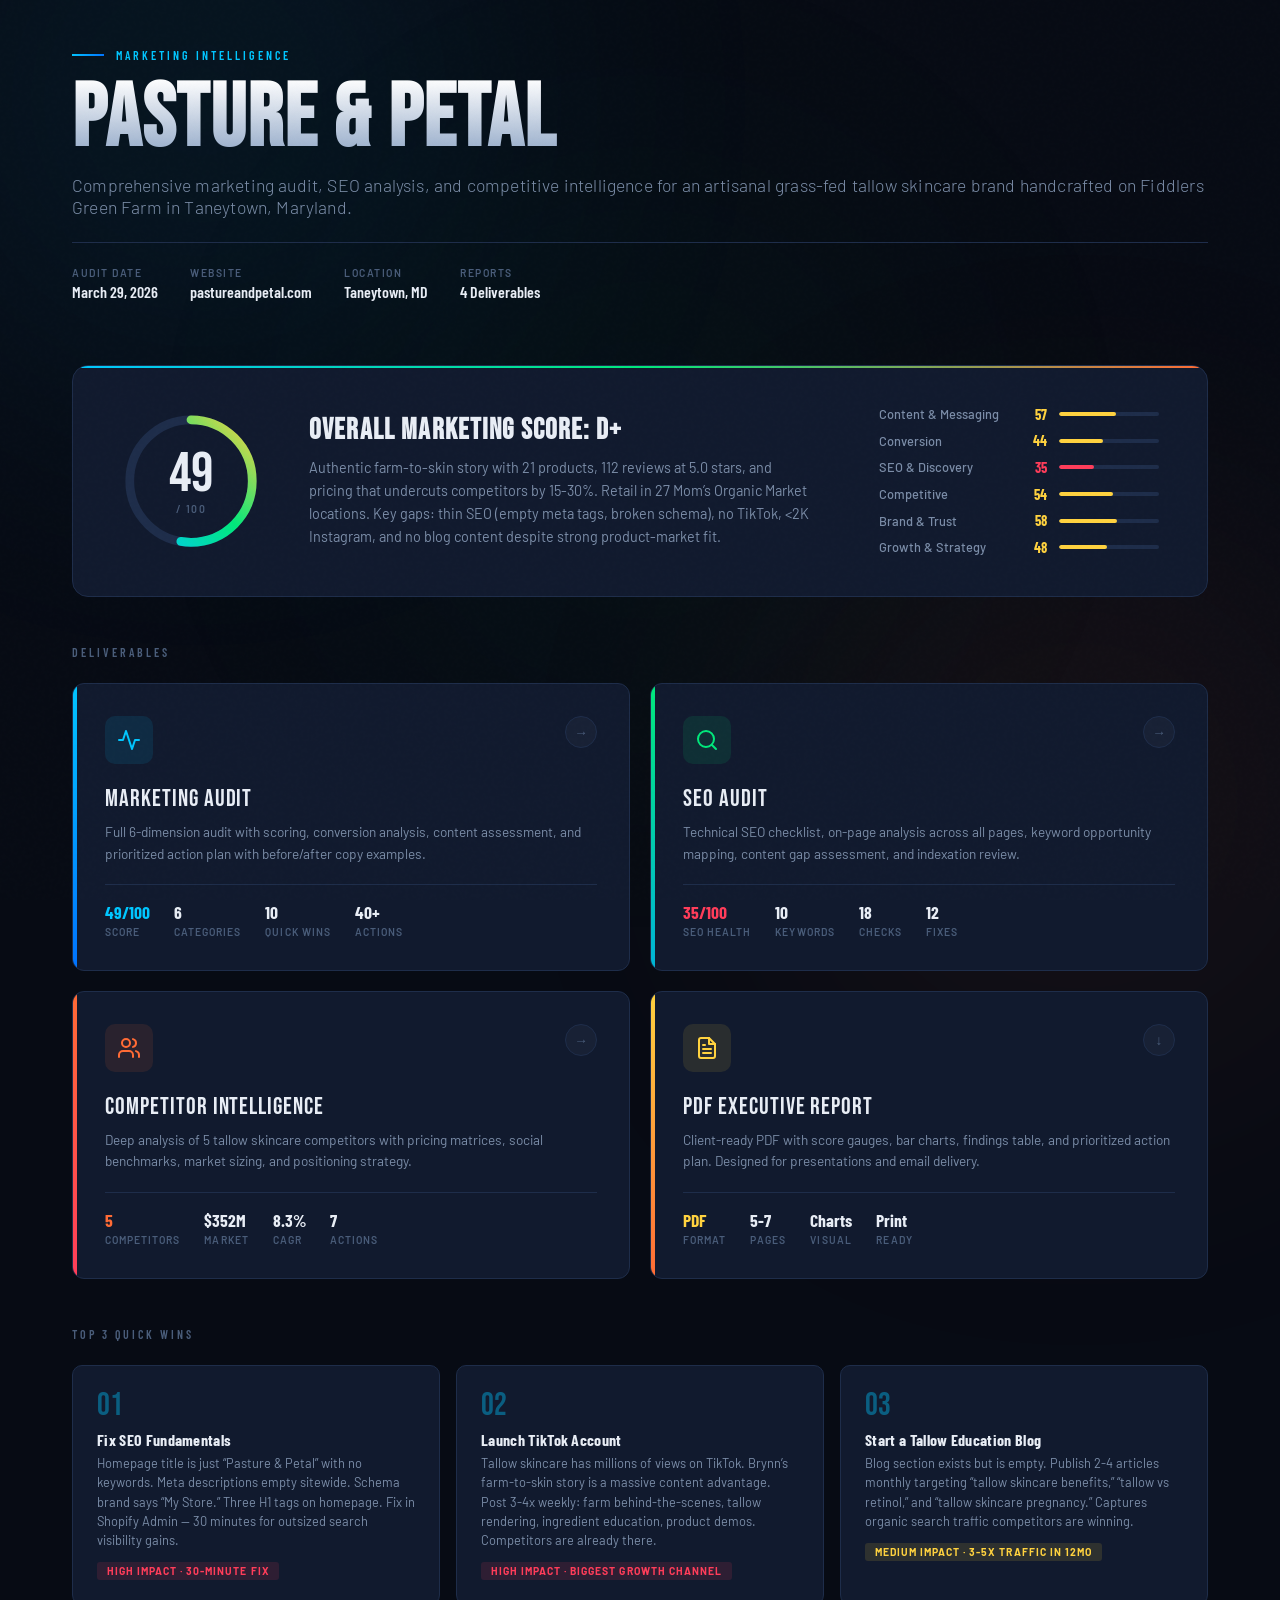
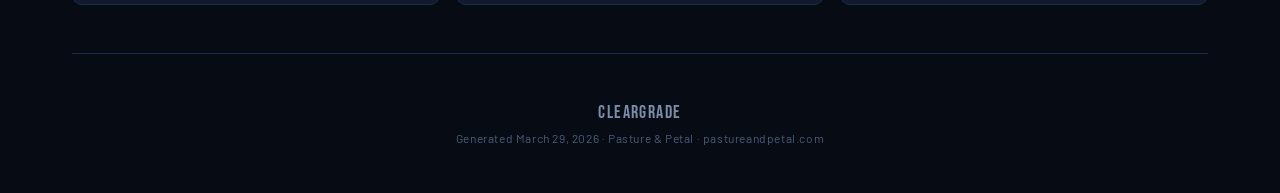
<file: index.html>
<!DOCTYPE html>
<html lang="en">
<head>
<meta charset="UTF-8">
<meta name="viewport" content="width=device-width, initial-scale=1.0">
<title>Pasture &amp; Petal | Marketing Intelligence Dashboard</title>
<link rel="preconnect" href="https://fonts.googleapis.com">
<link rel="preconnect" href="https://fonts.gstatic.com" crossorigin>
<link href="https://fonts.googleapis.com/css2?family=Bebas+Neue&family=Barlow:wght@300;400;500;600;700&family=Barlow+Condensed:wght@400;600;700&display=swap" rel="stylesheet">
<style>
:root {
  --bg-deep: #070b14;
  --bg-primary: #0c1220;
  --bg-card: #111a2e;
  --bg-card-hover: #162038;
  --border: #1e2d4a;
  --border-glow: #2a4a7f;
  --text-primary: #e8edf5;
  --text-secondary: #7b8da8;
  --text-muted: #4a5d7a;
  --accent: #00c6ff;
  --accent-warm: #ff6b35;
  --accent-green: #00e87b;
  --accent-yellow: #ffd23f;
  --accent-red: #ff3d5a;
  --gradient-accent: linear-gradient(135deg, #00c6ff 0%, #0072ff 100%);
  --gradient-warm: linear-gradient(135deg, #ff6b35 0%, #ff3d5a 100%);
  --gradient-green: linear-gradient(135deg, #00e87b 0%, #00b4d8 100%);
  --noise: url("data:image/svg+xml,%3Csvg viewBox='0 0 256 256' xmlns='http://www.w3.org/2000/svg'%3E%3Cfilter id='n'%3E%3CfeTurbulence type='fractalNoise' baseFrequency='0.9' numOctaves='4' stitchTiles='stitch'/%3E%3C/filter%3E%3Crect width='100%25' height='100%25' filter='url(%23n)' opacity='0.04'/%3E%3C/svg%3E");
}

* { margin: 0; padding: 0; box-sizing: border-box; }

body {
  font-family: 'Barlow', sans-serif;
  background: var(--bg-deep);
  color: var(--text-primary);
  min-height: 100vh;
  overflow-x: hidden;
}

body::before {
  content: '';
  position: fixed;
  inset: 0;
  background-image: var(--noise);
  opacity: 0.3;
  pointer-events: none;
  z-index: 1000;
}

.ambient-glow {
  position: fixed;
  width: 600px;
  height: 600px;
  border-radius: 50%;
  filter: blur(150px);
  opacity: 0.07;
  pointer-events: none;
  z-index: 0;
}
.glow-1 { top: -200px; left: -100px; background: var(--accent); }
.glow-2 { bottom: -200px; right: -100px; background: var(--accent-warm); }
.glow-3 { top: 50%; left: 50%; transform: translate(-50%, -50%); background: var(--accent-green); opacity: 0.03; }

.container {
  max-width: 1200px;
  margin: 0 auto;
  padding: 0 2rem;
  position: relative;
  z-index: 1;
}

/* HEADER */
.header { padding: 3rem 0 1rem; position: relative; }
.header-tag {
  font-family: 'Barlow Condensed', sans-serif;
  font-size: 0.75rem;
  font-weight: 600;
  letter-spacing: 0.25em;
  text-transform: uppercase;
  color: var(--accent);
  display: flex;
  align-items: center;
  gap: 0.75rem;
  margin-bottom: 1rem;
  opacity: 0;
  animation: fadeSlideUp 0.6s ease forwards 0.1s;
}
.header-tag::before {
  content: '';
  width: 32px;
  height: 2px;
  background: var(--gradient-accent);
}
.header-title {
  font-family: 'Bebas Neue', sans-serif;
  font-size: clamp(3rem, 7vw, 5.5rem);
  line-height: 0.95;
  letter-spacing: 0.02em;
  background: linear-gradient(180deg, #ffffff 0%, #8ba3c4 100%);
  -webkit-background-clip: text;
  -webkit-text-fill-color: transparent;
  background-clip: text;
  opacity: 0;
  animation: fadeSlideUp 0.6s ease forwards 0.2s;
}
.header-subtitle {
  font-family: 'Barlow', sans-serif;
  font-size: 1.1rem;
  font-weight: 300;
  color: var(--text-secondary);
  margin-top: 0.75rem;
  letter-spacing: 0.01em;
  opacity: 0;
  animation: fadeSlideUp 0.6s ease forwards 0.35s;
}
.header-meta {
  display: flex;
  gap: 2rem;
  margin-top: 1.5rem;
  padding-top: 1.5rem;
  border-top: 1px solid var(--border);
  opacity: 0;
  animation: fadeSlideUp 0.6s ease forwards 0.45s;
}
.meta-item { display: flex; flex-direction: column; gap: 0.2rem; }
.meta-label {
  font-size: 0.65rem;
  font-weight: 600;
  letter-spacing: 0.15em;
  text-transform: uppercase;
  color: var(--text-muted);
}
.meta-value {
  font-family: 'Barlow Condensed', sans-serif;
  font-size: 1rem;
  font-weight: 600;
  color: var(--text-primary);
}

/* SCORE HERO */
.score-section { margin: 3rem 0; opacity: 0; animation: fadeSlideUp 0.6s ease forwards 0.55s; }
.score-banner {
  background: var(--bg-card);
  border: 1px solid var(--border);
  border-radius: 16px;
  padding: 2.5rem 3rem;
  display: grid;
  grid-template-columns: auto 1fr auto;
  align-items: center;
  gap: 3rem;
  position: relative;
  overflow: hidden;
}
.score-banner::before {
  content: '';
  position: absolute;
  top: 0; left: 0; right: 0;
  height: 2px;
  background: linear-gradient(90deg, var(--accent) 0%, var(--accent-green) 50%, var(--accent-warm) 100%);
}
.score-gauge { width: 140px; height: 140px; position: relative; }
.score-gauge svg { width: 100%; height: 100%; transform: rotate(-90deg); }
.score-gauge-bg { fill: none; stroke: var(--border); stroke-width: 8; }
.score-gauge-fill {
  fill: none;
  stroke: url(#scoreGradient);
  stroke-width: 8;
  stroke-linecap: round;
  stroke-dasharray: 377;
  stroke-dashoffset: 377;
  animation: gaugeAnimate 1.5s ease-out forwards 0.8s;
}
.score-number {
  position: absolute;
  inset: 0;
  display: flex;
  flex-direction: column;
  align-items: center;
  justify-content: center;
}
.score-number .num {
  font-family: 'Bebas Neue', sans-serif;
  font-size: 3.5rem;
  line-height: 1;
  color: var(--text-primary);
}
.score-number .label {
  font-size: 0.65rem;
  font-weight: 600;
  letter-spacing: 0.15em;
  text-transform: uppercase;
  color: var(--text-muted);
}
.score-details h2 {
  font-family: 'Bebas Neue', sans-serif;
  font-size: 1.8rem;
  letter-spacing: 0.04em;
  margin-bottom: 0.5rem;
}
.score-details p {
  font-size: 0.9rem;
  color: var(--text-secondary);
  line-height: 1.6;
  max-width: 500px;
}
.score-categories { display: flex; flex-direction: column; gap: 0.6rem; min-width: 280px; }
.cat-row {
  display: grid;
  grid-template-columns: 1fr auto 100px;
  align-items: center;
  gap: 0.75rem;
  font-size: 0.8rem;
}
.cat-name { color: var(--text-secondary); font-weight: 500; }
.cat-score { font-family: 'Barlow Condensed', sans-serif; font-weight: 700; font-size: 0.9rem; }
.cat-bar { height: 4px; background: var(--border); border-radius: 2px; overflow: hidden; }
.cat-bar-fill { height: 100%; border-radius: 2px; transition: width 1.2s ease; width: 0; }

/* REPORT CARDS */
.reports-section { margin: 3rem 0; }
.section-label {
  font-family: 'Barlow Condensed', sans-serif;
  font-size: 0.75rem;
  font-weight: 600;
  letter-spacing: 0.25em;
  text-transform: uppercase;
  color: var(--text-muted);
  margin-bottom: 1.5rem;
  opacity: 0;
  animation: fadeSlideUp 0.6s ease forwards 0.65s;
}
.reports-grid { display: grid; grid-template-columns: repeat(2, 1fr); gap: 1.25rem; }
.report-card {
  background: var(--bg-card);
  border: 1px solid var(--border);
  border-radius: 12px;
  padding: 2rem;
  text-decoration: none;
  color: inherit;
  position: relative;
  overflow: hidden;
  transition: all 0.3s ease;
  opacity: 0;
  animation: fadeSlideUp 0.5s ease forwards;
}
.report-card:nth-child(1) { animation-delay: 0.7s; }
.report-card:nth-child(2) { animation-delay: 0.8s; }
.report-card:nth-child(3) { animation-delay: 0.9s; }
.report-card:nth-child(4) { animation-delay: 1.0s; }
.report-card::before {
  content: '';
  position: absolute;
  top: 0; left: 0;
  width: 4px; height: 100%;
  border-radius: 2px 0 0 2px;
  transition: width 0.3s ease;
}
.report-card:hover { border-color: var(--border-glow); background: var(--bg-card-hover); transform: translateY(-2px); }
.report-card:hover::before { width: 6px; }
.card-accent-blue::before { background: var(--gradient-accent); }
.card-accent-green::before { background: var(--gradient-green); }
.card-accent-warm::before { background: var(--gradient-warm); }
.card-accent-yellow::before { background: linear-gradient(180deg, var(--accent-yellow) 0%, var(--accent-warm) 100%); }
.card-icon {
  width: 48px; height: 48px;
  border-radius: 10px;
  display: flex;
  align-items: center;
  justify-content: center;
  margin-bottom: 1.25rem;
  font-size: 1.3rem;
}
.card-accent-blue .card-icon { background: rgba(0,198,255,0.1); color: var(--accent); }
.card-accent-green .card-icon { background: rgba(0,232,123,0.1); color: var(--accent-green); }
.card-accent-warm .card-icon { background: rgba(255,107,53,0.1); color: var(--accent-warm); }
.card-accent-yellow .card-icon { background: rgba(255,210,63,0.1); color: var(--accent-yellow); }
.card-title {
  font-family: 'Bebas Neue', sans-serif;
  font-size: 1.5rem;
  letter-spacing: 0.04em;
  margin-bottom: 0.5rem;
}
.card-desc { font-size: 0.85rem; color: var(--text-secondary); line-height: 1.6; margin-bottom: 1.25rem; }
.card-stats { display: flex; gap: 1.5rem; padding-top: 1rem; border-top: 1px solid var(--border); }
.card-stat { display: flex; flex-direction: column; gap: 0.15rem; }
.card-stat-value { font-family: 'Barlow Condensed', sans-serif; font-size: 1.1rem; font-weight: 700; }
.card-stat-label { font-size: 0.65rem; font-weight: 600; letter-spacing: 0.1em; text-transform: uppercase; color: var(--text-muted); }
.card-arrow {
  position: absolute;
  top: 2rem; right: 2rem;
  width: 32px; height: 32px;
  border-radius: 50%;
  background: rgba(255,255,255,0.03);
  border: 1px solid var(--border);
  display: flex;
  align-items: center;
  justify-content: center;
  color: var(--text-muted);
  font-size: 0.85rem;
  transition: all 0.3s ease;
}
.report-card:hover .card-arrow { background: rgba(255,255,255,0.08); color: var(--text-primary); transform: translateX(2px); }

/* QUICK WINS */
.quickwins-section { margin: 3rem 0; opacity: 0; animation: fadeSlideUp 0.5s ease forwards 1.1s; }
.quickwins-grid { display: grid; grid-template-columns: repeat(3, 1fr); gap: 1rem; }
.qw-card { background: var(--bg-card); border: 1px solid var(--border); border-radius: 10px; padding: 1.5rem; }
.qw-number { font-family: 'Bebas Neue', sans-serif; font-size: 2rem; color: var(--accent); opacity: 0.4; line-height: 1; margin-bottom: 0.5rem; }
.qw-title { font-family: 'Barlow Condensed', sans-serif; font-size: 1rem; font-weight: 700; letter-spacing: 0.02em; margin-bottom: 0.35rem; }
.qw-desc { font-size: 0.8rem; color: var(--text-secondary); line-height: 1.5; }
.qw-impact {
  display: inline-block;
  margin-top: 0.75rem;
  font-size: 0.65rem;
  font-weight: 700;
  letter-spacing: 0.1em;
  text-transform: uppercase;
  padding: 0.2rem 0.6rem;
  border-radius: 3px;
}
.impact-high { background: rgba(255,61,90,0.12); color: var(--accent-red); }
.impact-medium { background: rgba(255,210,63,0.12); color: var(--accent-yellow); }

/* FOOTER */
.footer {
  padding: 3rem 0;
  text-align: center;
  border-top: 1px solid var(--border);
  margin-top: 3rem;
  opacity: 0;
  animation: fadeSlideUp 0.5s ease forwards 1.2s;
}
.footer-brand {
  font-family: 'Bebas Neue', sans-serif;
  font-size: 1.1rem;
  letter-spacing: 0.08em;
  color: var(--text-secondary);
  margin-bottom: 0.5rem;
}
.footer-text { font-size: 0.75rem; color: var(--text-muted); letter-spacing: 0.05em; }

/* ANIMATIONS */
@keyframes fadeSlideUp {
  from { opacity: 0; transform: translateY(20px); }
  to { opacity: 1; transform: translateY(0); }
}
/* 49/100: dashoffset = 377 * (1 - 0.49) = 192 */
@keyframes gaugeAnimate { to { stroke-dashoffset: 192; } }

/* RESPONSIVE */
@media (max-width: 900px) {
  .score-banner { grid-template-columns: 1fr; text-align: center; padding: 2rem; gap: 1.5rem; }
  .score-gauge { margin: 0 auto; }
  .score-categories { min-width: unset; }
  .reports-grid { grid-template-columns: 1fr; }
  .quickwins-grid { grid-template-columns: 1fr; }
  .header-meta { flex-wrap: wrap; gap: 1rem; }
}
@media (max-width: 600px) {
  .container { padding: 0 1rem; }
  .score-banner { padding: 1.5rem; }
  .cat-row { grid-template-columns: 1fr auto 60px; }
}
</style>
</head>
<body>

<div class="ambient-glow glow-1"></div>
<div class="ambient-glow glow-2"></div>
<div class="ambient-glow glow-3"></div>

<div class="container">

  <!-- HEADER -->
  <header class="header">
    <div class="header-tag">Marketing Intelligence</div>
    <h1 class="header-title">Pasture &amp; Petal</h1>
    <p class="header-subtitle">Comprehensive marketing audit, SEO analysis, and competitive intelligence for an artisanal grass-fed tallow skincare brand handcrafted on Fiddlers Green Farm in Taneytown, Maryland.</p>
    <div class="header-meta">
      <div class="meta-item">
        <span class="meta-label">Audit Date</span>
        <span class="meta-value">March 29, 2026</span>
      </div>
      <div class="meta-item">
        <span class="meta-label">Website</span>
        <span class="meta-value">pastureandpetal.com</span>
      </div>
      <div class="meta-item">
        <span class="meta-label">Location</span>
        <span class="meta-value">Taneytown, MD</span>
      </div>
      <div class="meta-item">
        <span class="meta-label">Reports</span>
        <span class="meta-value">4 Deliverables</span>
      </div>
    </div>
  </header>

  <!-- SCORE BANNER -->
  <section class="score-section">
    <div class="score-banner">
      <div class="score-gauge">
        <svg viewBox="0 0 128 128">
          <defs>
            <linearGradient id="scoreGradient" x1="0%" y1="0%" x2="100%" y2="100%">
              <stop offset="0%" style="stop-color:#00c6ff"/>
              <stop offset="50%" style="stop-color:#00e87b"/>
              <stop offset="100%" style="stop-color:#ffd23f"/>
            </linearGradient>
          </defs>
          <circle class="score-gauge-bg" cx="64" cy="64" r="56"/>
          <circle class="score-gauge-fill" cx="64" cy="64" r="56"/>
        </svg>
        <div class="score-number">
          <span class="num">49</span>
          <span class="label">/ 100</span>
        </div>
      </div>
      <div class="score-details">
        <h2>Overall Marketing Score: D+</h2>
        <p>Authentic farm-to-skin story with 21 products, 112 reviews at 5.0 stars, and pricing that undercuts competitors by 15-30%. Retail in 27 Mom&rsquo;s Organic Market locations. Key gaps: thin SEO (empty meta tags, broken schema), no TikTok, &lt;2K Instagram, and no blog content despite strong product-market fit.</p>
      </div>
      <div class="score-categories">
        <div class="cat-row">
          <span class="cat-name">Content &amp; Messaging</span>
          <span class="cat-score" style="color: var(--accent-yellow)">57</span>
          <div class="cat-bar"><div class="cat-bar-fill" data-width="57" style="background: var(--accent-yellow)"></div></div>
        </div>
        <div class="cat-row">
          <span class="cat-name">Conversion</span>
          <span class="cat-score" style="color: var(--accent-yellow)">44</span>
          <div class="cat-bar"><div class="cat-bar-fill" data-width="44" style="background: var(--accent-yellow)"></div></div>
        </div>
        <div class="cat-row">
          <span class="cat-name">SEO &amp; Discovery</span>
          <span class="cat-score" style="color: var(--accent-red)">35</span>
          <div class="cat-bar"><div class="cat-bar-fill" data-width="35" style="background: var(--accent-red)"></div></div>
        </div>
        <div class="cat-row">
          <span class="cat-name">Competitive</span>
          <span class="cat-score" style="color: var(--accent-yellow)">54</span>
          <div class="cat-bar"><div class="cat-bar-fill" data-width="54" style="background: var(--accent-yellow)"></div></div>
        </div>
        <div class="cat-row">
          <span class="cat-name">Brand &amp; Trust</span>
          <span class="cat-score" style="color: var(--accent-yellow)">58</span>
          <div class="cat-bar"><div class="cat-bar-fill" data-width="58" style="background: var(--accent-yellow)"></div></div>
        </div>
        <div class="cat-row">
          <span class="cat-name">Growth &amp; Strategy</span>
          <span class="cat-score" style="color: var(--accent-yellow)">48</span>
          <div class="cat-bar"><div class="cat-bar-fill" data-width="48" style="background: var(--accent-yellow)"></div></div>
        </div>
      </div>
    </div>
  </section>

  <!-- REPORTS -->
  <section class="reports-section">
    <div class="section-label">Deliverables</div>
    <div class="reports-grid">

      <a href="marketing-audit.html" class="report-card card-accent-blue">
        <div class="card-arrow">&rarr;</div>
        <div class="card-icon">
          <svg width="24" height="24" viewBox="0 0 24 24" fill="none" stroke="currentColor" stroke-width="2" stroke-linecap="round" stroke-linejoin="round"><path d="M22 12h-4l-3 9L9 3l-3 9H2"/></svg>
        </div>
        <div class="card-title">Marketing Audit</div>
        <div class="card-desc">Full 6-dimension audit with scoring, conversion analysis, content assessment, and prioritized action plan with before/after copy examples.</div>
        <div class="card-stats">
          <div class="card-stat">
            <span class="card-stat-value" style="color: var(--accent)">49/100</span>
            <span class="card-stat-label">Score</span>
          </div>
          <div class="card-stat">
            <span class="card-stat-value">6</span>
            <span class="card-stat-label">Categories</span>
          </div>
          <div class="card-stat">
            <span class="card-stat-value">10</span>
            <span class="card-stat-label">Quick Wins</span>
          </div>
          <div class="card-stat">
            <span class="card-stat-value">40+</span>
            <span class="card-stat-label">Actions</span>
          </div>
        </div>
      </a>

      <a href="seo-audit.html" class="report-card card-accent-green">
        <div class="card-arrow">&rarr;</div>
        <div class="card-icon">
          <svg width="24" height="24" viewBox="0 0 24 24" fill="none" stroke="currentColor" stroke-width="2" stroke-linecap="round" stroke-linejoin="round"><circle cx="11" cy="11" r="8"/><path d="m21 21-4.3-4.3"/></svg>
        </div>
        <div class="card-title">SEO Audit</div>
        <div class="card-desc">Technical SEO checklist, on-page analysis across all pages, keyword opportunity mapping, content gap assessment, and indexation review.</div>
        <div class="card-stats">
          <div class="card-stat">
            <span class="card-stat-value" style="color: var(--accent-red)">35/100</span>
            <span class="card-stat-label">SEO Health</span>
          </div>
          <div class="card-stat">
            <span class="card-stat-value">10</span>
            <span class="card-stat-label">Keywords</span>
          </div>
          <div class="card-stat">
            <span class="card-stat-value">18</span>
            <span class="card-stat-label">Checks</span>
          </div>
          <div class="card-stat">
            <span class="card-stat-value">12</span>
            <span class="card-stat-label">Fixes</span>
          </div>
        </div>
      </a>

      <a href="competitor-report.html" class="report-card card-accent-warm">
        <div class="card-arrow">&rarr;</div>
        <div class="card-icon">
          <svg width="24" height="24" viewBox="0 0 24 24" fill="none" stroke="currentColor" stroke-width="2" stroke-linecap="round" stroke-linejoin="round"><path d="M16 21v-2a4 4 0 0 0-4-4H6a4 4 0 0 0-4 4v2"/><circle cx="9" cy="7" r="4"/><path d="M22 21v-2a4 4 0 0 0-3-3.87"/><path d="M16 3.13a4 4 0 0 1 0 7.75"/></svg>
        </div>
        <div class="card-title">Competitor Intelligence</div>
        <div class="card-desc">Deep analysis of 5 tallow skincare competitors with pricing matrices, social benchmarks, market sizing, and positioning strategy.</div>
        <div class="card-stats">
          <div class="card-stat">
            <span class="card-stat-value" style="color: var(--accent-warm)">5</span>
            <span class="card-stat-label">Competitors</span>
          </div>
          <div class="card-stat">
            <span class="card-stat-value">$352M</span>
            <span class="card-stat-label">Market</span>
          </div>
          <div class="card-stat">
            <span class="card-stat-value">8.3%</span>
            <span class="card-stat-label">CAGR</span>
          </div>
          <div class="card-stat">
            <span class="card-stat-value">7</span>
            <span class="card-stat-label">Actions</span>
          </div>
        </div>
      </a>

      <a href="marketing-report.pdf" class="report-card card-accent-yellow" target="_blank">
        <div class="card-arrow">&darr;</div>
        <div class="card-icon">
          <svg width="24" height="24" viewBox="0 0 24 24" fill="none" stroke="currentColor" stroke-width="2" stroke-linecap="round" stroke-linejoin="round"><path d="M14 2H6a2 2 0 0 0-2 2v16a2 2 0 0 0 2 2h12a2 2 0 0 0 2-2V8z"/><polyline points="14 2 14 8 20 8"/><line x1="16" y1="13" x2="8" y2="13"/><line x1="16" y1="17" x2="8" y2="17"/><polyline points="10 9 9 9 8 9"/></svg>
        </div>
        <div class="card-title">PDF Executive Report</div>
        <div class="card-desc">Client-ready PDF with score gauges, bar charts, findings table, and prioritized action plan. Designed for presentations and email delivery.</div>
        <div class="card-stats">
          <div class="card-stat">
            <span class="card-stat-value" style="color: var(--accent-yellow)">PDF</span>
            <span class="card-stat-label">Format</span>
          </div>
          <div class="card-stat">
            <span class="card-stat-value">5-7</span>
            <span class="card-stat-label">Pages</span>
          </div>
          <div class="card-stat">
            <span class="card-stat-value">Charts</span>
            <span class="card-stat-label">Visual</span>
          </div>
          <div class="card-stat">
            <span class="card-stat-value">Print</span>
            <span class="card-stat-label">Ready</span>
          </div>
        </div>
      </a>

    </div>
  </section>

  <!-- TOP 3 QUICK WINS -->
  <section class="quickwins-section">
    <div class="section-label">Top 3 Quick Wins</div>
    <div class="quickwins-grid">
      <div class="qw-card">
        <div class="qw-number">01</div>
        <div class="qw-title">Fix SEO Fundamentals</div>
        <div class="qw-desc">Homepage title is just &ldquo;Pasture &amp; Petal&rdquo; with no keywords. Meta descriptions empty sitewide. Schema brand says &ldquo;My Store.&rdquo; Three H1 tags on homepage. Fix in Shopify Admin &mdash; 30 minutes for outsized search visibility gains.</div>
        <span class="qw-impact impact-high">High Impact &middot; 30-Minute Fix</span>
      </div>
      <div class="qw-card">
        <div class="qw-number">02</div>
        <div class="qw-title">Launch TikTok Account</div>
        <div class="qw-desc">Tallow skincare has millions of views on TikTok. Brynn&rsquo;s farm-to-skin story is a massive content advantage. Post 3-4x weekly: farm behind-the-scenes, tallow rendering, ingredient education, product demos. Competitors are already there.</div>
        <span class="qw-impact impact-high">High Impact &middot; Biggest Growth Channel</span>
      </div>
      <div class="qw-card">
        <div class="qw-number">03</div>
        <div class="qw-title">Start a Tallow Education Blog</div>
        <div class="qw-desc">Blog section exists but is empty. Publish 2-4 articles monthly targeting &ldquo;tallow skincare benefits,&rdquo; &ldquo;tallow vs retinol,&rdquo; and &ldquo;tallow skincare pregnancy.&rdquo; Captures organic search traffic competitors are winning.</div>
        <span class="qw-impact impact-medium">Medium Impact &middot; 3-5x Traffic in 12mo</span>
      </div>
    </div>
  </section>

  <!-- FOOTER -->
  <footer class="footer">
    <div class="footer-brand">ClearGrade</div>
    <div class="footer-text">Generated March 29, 2026 &middot; Pasture &amp; Petal &middot; pastureandpetal.com</div>
  </footer>

</div>

<script>
document.addEventListener('DOMContentLoaded', () => {
  setTimeout(() => {
    document.querySelectorAll('.cat-bar-fill').forEach(bar => {
      bar.style.width = bar.dataset.width + '%';
    });
  }, 800);
});
</script>

</body>
</html>
</file>
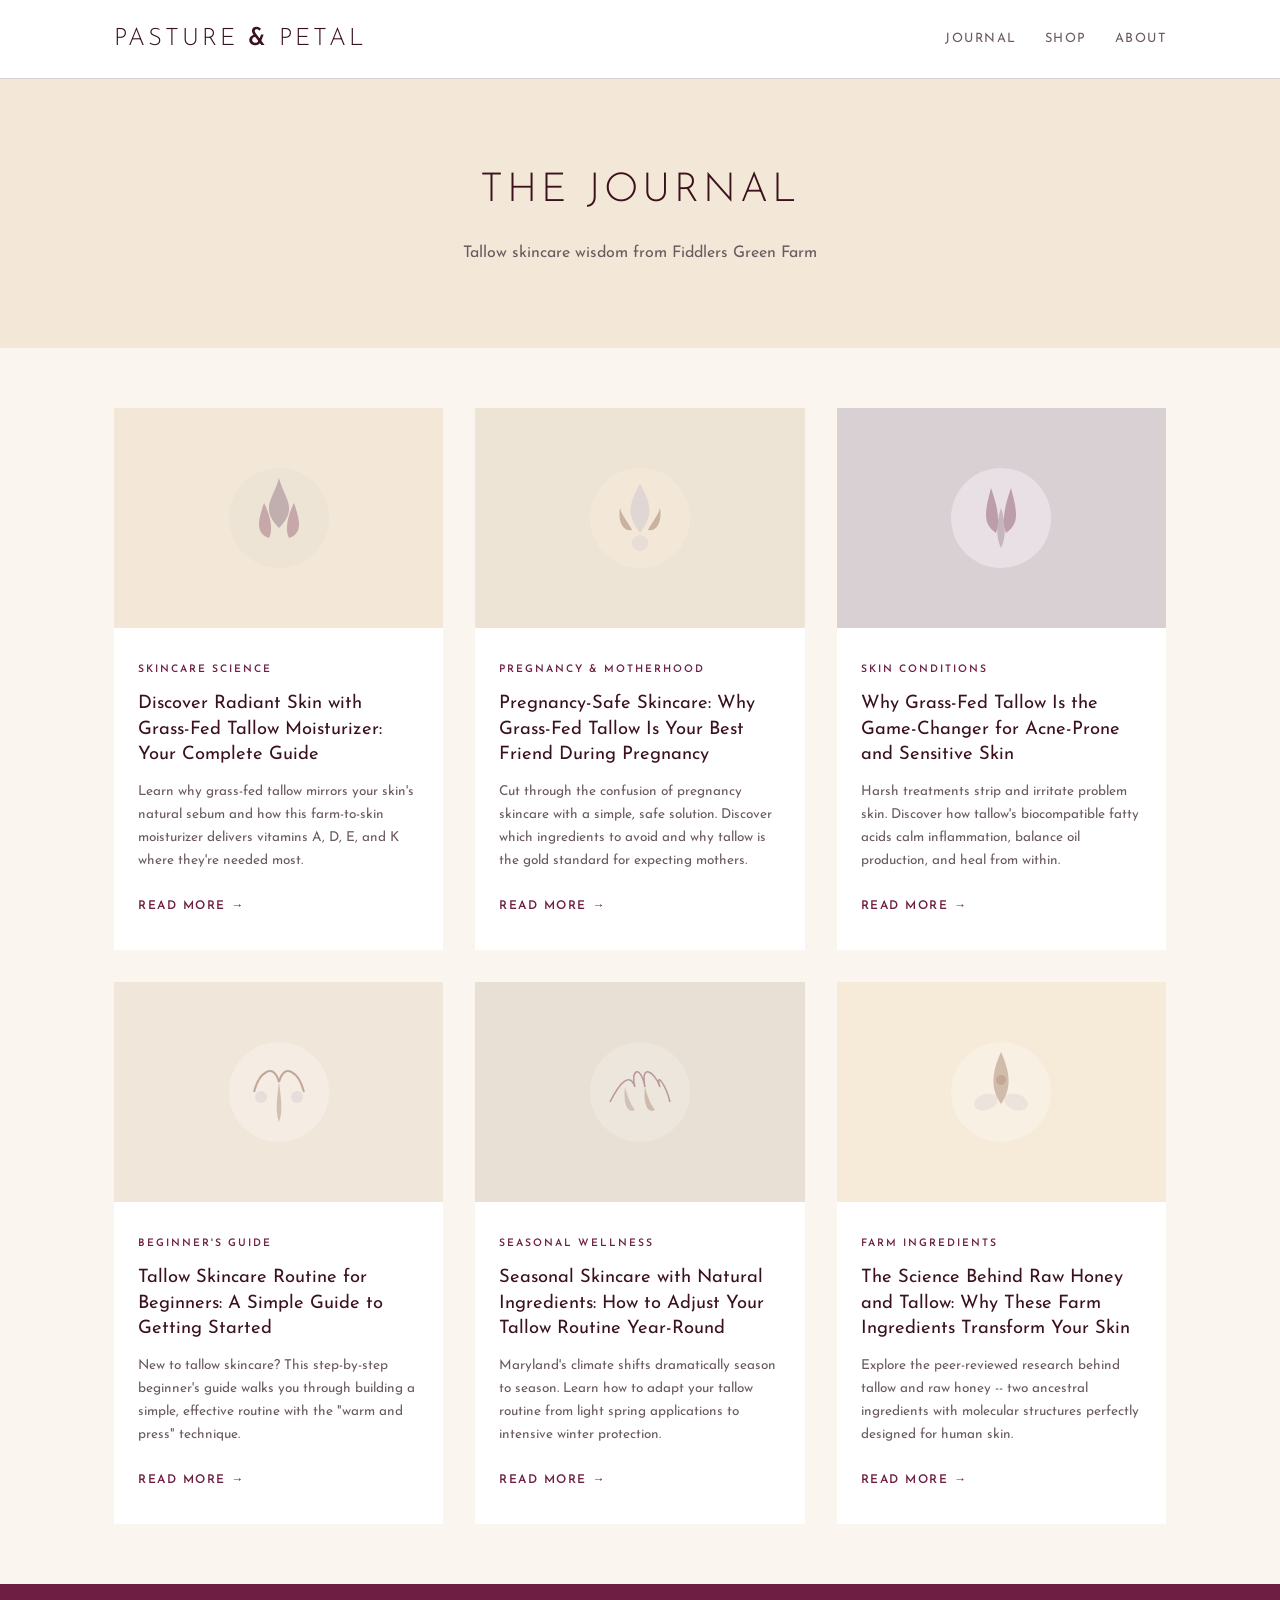
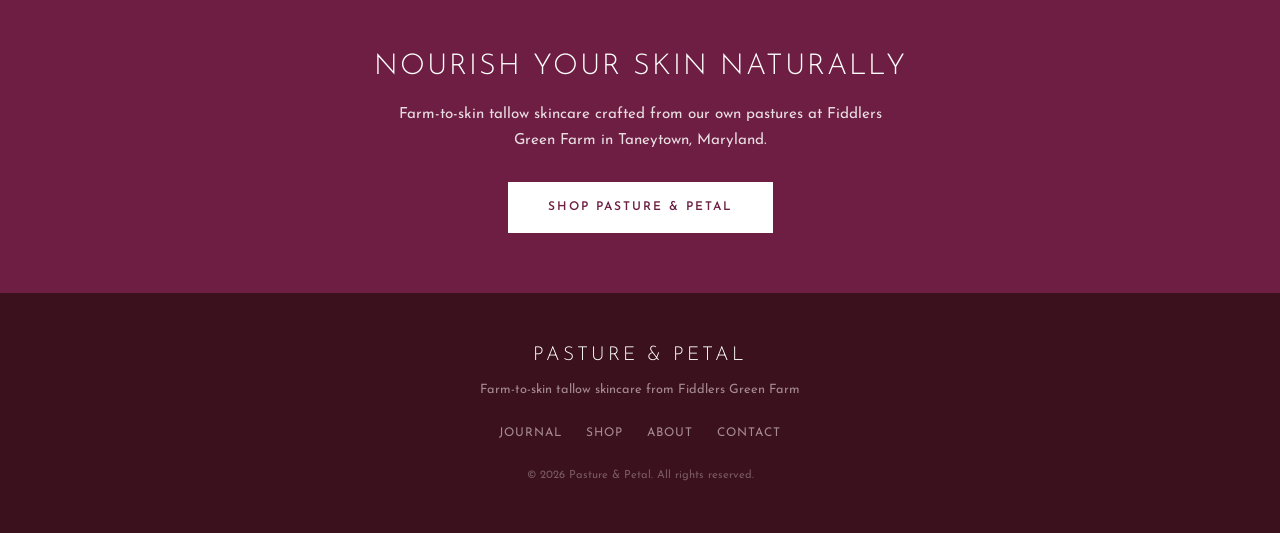
<file: blog/index.html>
<!DOCTYPE html>
<html lang="en">
<head>
  <meta charset="UTF-8">
  <meta name="viewport" content="width=device-width, initial-scale=1.0">
  <title>The Journal | Pasture &amp; Petal</title>
  <meta name="description" content="Tallow skincare wisdom from Fiddlers Green Farm in Taneytown, Maryland. Explore guides on grass-fed tallow, pregnancy-safe skincare, and natural beauty routines.">
  <link rel="stylesheet" href="./style.css">
</head>
<body>

  <!-- Header -->
  <header class="site-header">
    <div class="header-inner">
      <a href="https://www.pastureandpetal.com/" class="site-logo">Pasture <span>&amp;</span> Petal</a>
      <nav class="header-nav">
        <a href="./index.html">Journal</a>
        <a href="https://www.pastureandpetal.com/">Shop</a>
        <a href="https://www.pastureandpetal.com/pages/about">About</a>
      </nav>
    </div>
  </header>

  <!-- Hero -->
  <section class="blog-hero">
    <h1>The Journal</h1>
    <p>Tallow skincare wisdom from Fiddlers Green Farm</p>
  </section>

  <!-- Posts Grid -->
  <section class="posts-section">
    <div class="posts-grid">

      <!-- Post 1: Tallow Moisturizer Guide -->
      <article class="post-card">
        <div class="post-card-image" style="display:flex;align-items:center;justify-content:center;background:#F3E8D8;">
          <svg width="120" height="120" viewBox="0 0 120 120" fill="none" xmlns="http://www.w3.org/2000/svg">
            <circle cx="60" cy="60" r="50" fill="#EDE4D6"/>
            <path d="M60 20 C55 40, 40 50, 60 70 C80 50, 65 40, 60 20Z" fill="#A68A94" opacity="0.6"/>
            <path d="M45 45 C40 60, 35 75, 50 80 C55 70, 50 55, 45 45Z" fill="#6D1E42" opacity="0.3"/>
            <path d="M75 45 C80 60, 85 75, 70 80 C65 70, 70 55, 75 45Z" fill="#6D1E42" opacity="0.3"/>
          </svg>
        </div>
        <div class="post-card-body">
          <span class="post-card-tag">Skincare Science</span>
          <h2 class="post-card-title">Discover Radiant Skin with Grass-Fed Tallow Moisturizer: Your Complete Guide</h2>
          <p class="post-card-excerpt">Learn why grass-fed tallow mirrors your skin's natural sebum and how this farm-to-skin moisturizer delivers vitamins A, D, E, and K where they're needed most.</p>
          <a href="./posts/tallow-moisturizer-guide.html" class="post-card-link">Read More</a>
        </div>
      </article>

      <!-- Post 2: Pregnancy Safe Skincare -->
      <article class="post-card">
        <div class="post-card-image" style="display:flex;align-items:center;justify-content:center;background:#EDE4D6;">
          <svg width="120" height="120" viewBox="0 0 120 120" fill="none" xmlns="http://www.w3.org/2000/svg">
            <circle cx="60" cy="60" r="50" fill="#F3E8D8"/>
            <path d="M60 25 C50 45, 45 55, 60 75 C75 55, 70 45, 60 25Z" fill="#D9D0D4" opacity="0.7"/>
            <path d="M40 50 C38 62, 42 74, 52 72 C48 64, 42 58, 40 50Z" fill="#A17B69" opacity="0.5"/>
            <path d="M80 50 C82 62, 78 74, 68 72 C72 64, 78 58, 80 50Z" fill="#A17B69" opacity="0.5"/>
            <circle cx="60" cy="85" r="8" fill="#D9D0D4" opacity="0.4"/>
          </svg>
        </div>
        <div class="post-card-body">
          <span class="post-card-tag">Pregnancy &amp; Motherhood</span>
          <h2 class="post-card-title">Pregnancy-Safe Skincare: Why Grass-Fed Tallow Is Your Best Friend During Pregnancy</h2>
          <p class="post-card-excerpt">Cut through the confusion of pregnancy skincare with a simple, safe solution. Discover which ingredients to avoid and why tallow is the gold standard for expecting mothers.</p>
          <a href="./posts/pregnancy-safe-skincare.html" class="post-card-link">Read More</a>
        </div>
      </article>

      <!-- Post 3: Acne & Sensitive Skin -->
      <article class="post-card">
        <div class="post-card-image" style="display:flex;align-items:center;justify-content:center;background:#D9D0D4;">
          <svg width="120" height="120" viewBox="0 0 120 120" fill="none" xmlns="http://www.w3.org/2000/svg">
            <circle cx="60" cy="60" r="50" fill="#E8E0E4"/>
            <path d="M50 30 C45 50, 40 65, 55 75 C60 60, 55 45, 50 30Z" fill="#6D1E42" opacity="0.35"/>
            <path d="M70 30 C75 50, 80 65, 65 75 C60 60, 65 45, 70 30Z" fill="#6D1E42" opacity="0.35"/>
            <path d="M60 50 C55 65, 55 80, 60 90 C65 80, 65 65, 60 50Z" fill="#A68A94" opacity="0.5"/>
          </svg>
        </div>
        <div class="post-card-body">
          <span class="post-card-tag">Skin Conditions</span>
          <h2 class="post-card-title">Why Grass-Fed Tallow Is the Game-Changer for Acne-Prone and Sensitive Skin</h2>
          <p class="post-card-excerpt">Harsh treatments strip and irritate problem skin. Discover how tallow's biocompatible fatty acids calm inflammation, balance oil production, and heal from within.</p>
          <a href="./posts/tallow-for-acne-sensitive-skin.html" class="post-card-link">Read More</a>
        </div>
      </article>

      <!-- Post 4: Beginners Guide -->
      <article class="post-card">
        <div class="post-card-image" style="display:flex;align-items:center;justify-content:center;background:#F0E6DA;">
          <svg width="120" height="120" viewBox="0 0 120 120" fill="none" xmlns="http://www.w3.org/2000/svg">
            <circle cx="60" cy="60" r="50" fill="#F5EDE3"/>
            <path d="M35 60 C40 40, 55 30, 60 50 C65 30, 80 40, 85 60" stroke="#A17B69" stroke-width="2" fill="none" opacity="0.6"/>
            <path d="M60 50 C58 65, 56 80, 60 90 C64 80, 62 65, 60 50Z" fill="#A17B69" opacity="0.4"/>
            <circle cx="42" cy="65" r="6" fill="#D9D0D4" opacity="0.5"/>
            <circle cx="78" cy="65" r="6" fill="#D9D0D4" opacity="0.5"/>
          </svg>
        </div>
        <div class="post-card-body">
          <span class="post-card-tag">Beginner's Guide</span>
          <h2 class="post-card-title">Tallow Skincare Routine for Beginners: A Simple Guide to Getting Started</h2>
          <p class="post-card-excerpt">New to tallow skincare? This step-by-step beginner's guide walks you through building a simple, effective routine with the "warm and press" technique.</p>
          <a href="./posts/tallow-skincare-beginners-guide.html" class="post-card-link">Read More</a>
        </div>
      </article>

      <!-- Post 5: Seasonal Skincare -->
      <article class="post-card">
        <div class="post-card-image" style="display:flex;align-items:center;justify-content:center;background:#E8E0D4;">
          <svg width="120" height="120" viewBox="0 0 120 120" fill="none" xmlns="http://www.w3.org/2000/svg">
            <circle cx="60" cy="60" r="50" fill="#EDE6DC"/>
            <path d="M30 70 C40 50, 50 40, 55 55 C50 40, 60 30, 65 55 C60 30, 75 40, 80 55 C75 40, 85 50, 90 70" stroke="#6D1E42" stroke-width="1.5" fill="none" opacity="0.4"/>
            <path d="M45 55 C43 70, 47 82, 55 78 C50 72, 47 62, 45 55Z" fill="#A68A94" opacity="0.4"/>
            <path d="M65 55 C63 70, 67 82, 75 78 C70 72, 67 62, 65 55Z" fill="#A17B69" opacity="0.4"/>
          </svg>
        </div>
        <div class="post-card-body">
          <span class="post-card-tag">Seasonal Wellness</span>
          <h2 class="post-card-title">Seasonal Skincare with Natural Ingredients: How to Adjust Your Tallow Routine Year-Round</h2>
          <p class="post-card-excerpt">Maryland's climate shifts dramatically season to season. Learn how to adapt your tallow routine from light spring applications to intensive winter protection.</p>
          <a href="./posts/seasonal-skincare-natural-ingredients.html" class="post-card-link">Read More</a>
        </div>
      </article>

      <!-- Post 6: Raw Honey & Tallow Science -->
      <article class="post-card">
        <div class="post-card-image" style="display:flex;align-items:center;justify-content:center;background:#F5EBD8;">
          <svg width="120" height="120" viewBox="0 0 120 120" fill="none" xmlns="http://www.w3.org/2000/svg">
            <circle cx="60" cy="60" r="50" fill="#F8F0E2"/>
            <path d="M60 20 C52 38, 48 55, 60 72 C72 55, 68 38, 60 20Z" fill="#A17B69" opacity="0.45"/>
            <ellipse cx="45" cy="70" rx="12" ry="8" fill="#D9D0D4" opacity="0.4" transform="rotate(-20 45 70)"/>
            <ellipse cx="75" cy="70" rx="12" ry="8" fill="#D9D0D4" opacity="0.4" transform="rotate(20 75 70)"/>
            <circle cx="60" cy="48" r="5" fill="#A17B69" opacity="0.3"/>
          </svg>
        </div>
        <div class="post-card-body">
          <span class="post-card-tag">Farm Ingredients</span>
          <h2 class="post-card-title">The Science Behind Raw Honey and Tallow: Why These Farm Ingredients Transform Your Skin</h2>
          <p class="post-card-excerpt">Explore the peer-reviewed research behind tallow and raw honey -- two ancestral ingredients with molecular structures perfectly designed for human skin.</p>
          <a href="./posts/raw-honey-and-tallow-science.html" class="post-card-link">Read More</a>
        </div>
      </article>

    </div>
  </section>

  <!-- CTA Banner -->
  <section class="cta-banner">
    <h2>Nourish Your Skin Naturally</h2>
    <p>Farm-to-skin tallow skincare crafted from our own pastures at Fiddlers Green Farm in Taneytown, Maryland.</p>
    <a href="https://www.pastureandpetal.com/" class="cta-button">Shop Pasture &amp; Petal</a>
  </section>

  <!-- Footer -->
  <footer class="site-footer">
    <div class="footer-inner">
      <div class="footer-brand">Pasture &amp; Petal</div>
      <div class="footer-tagline">Farm-to-skin tallow skincare from Fiddlers Green Farm</div>
      <div class="footer-links">
        <a href="./index.html">Journal</a>
        <a href="https://www.pastureandpetal.com/">Shop</a>
        <a href="https://www.pastureandpetal.com/pages/about">About</a>
        <a href="https://www.pastureandpetal.com/pages/contact">Contact</a>
      </div>
      <div class="footer-copy">&copy; 2026 Pasture &amp; Petal. All rights reserved.</div>
    </div>
  </footer>

</body>
</html>
</file>
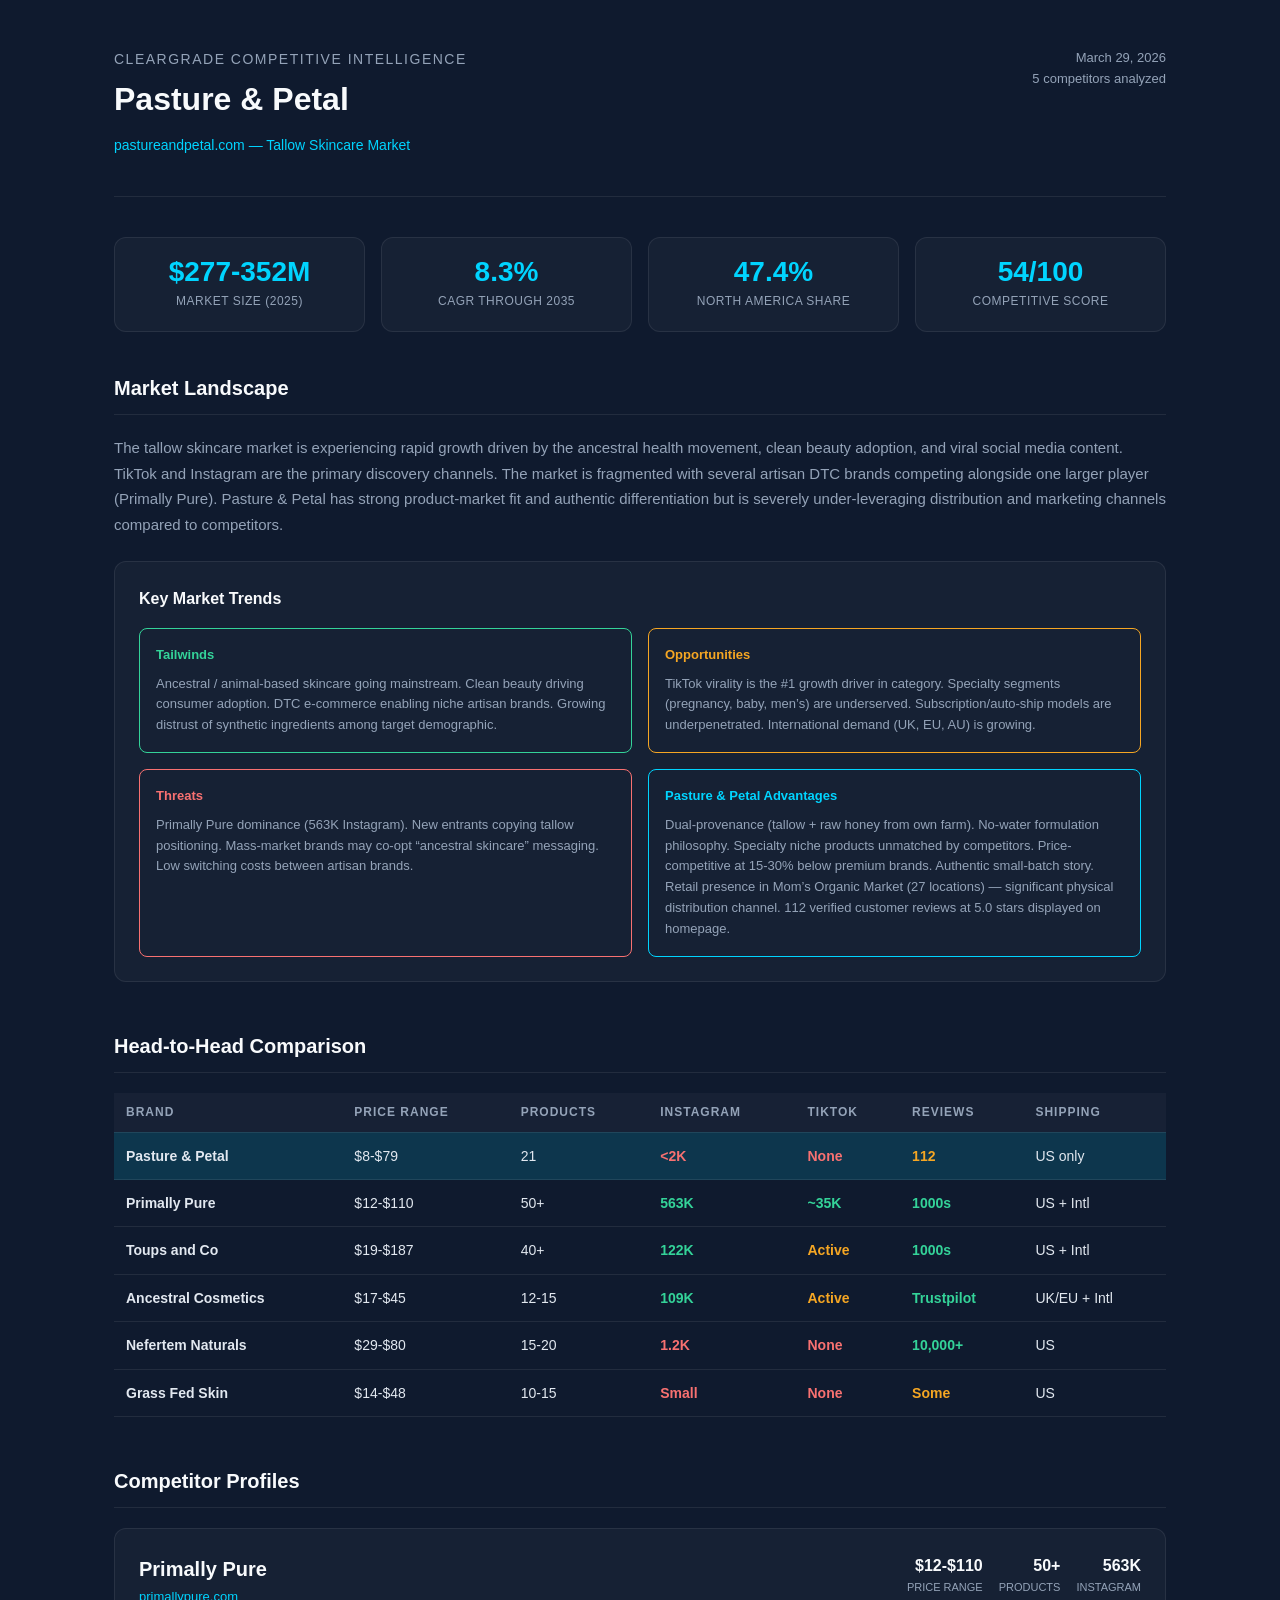
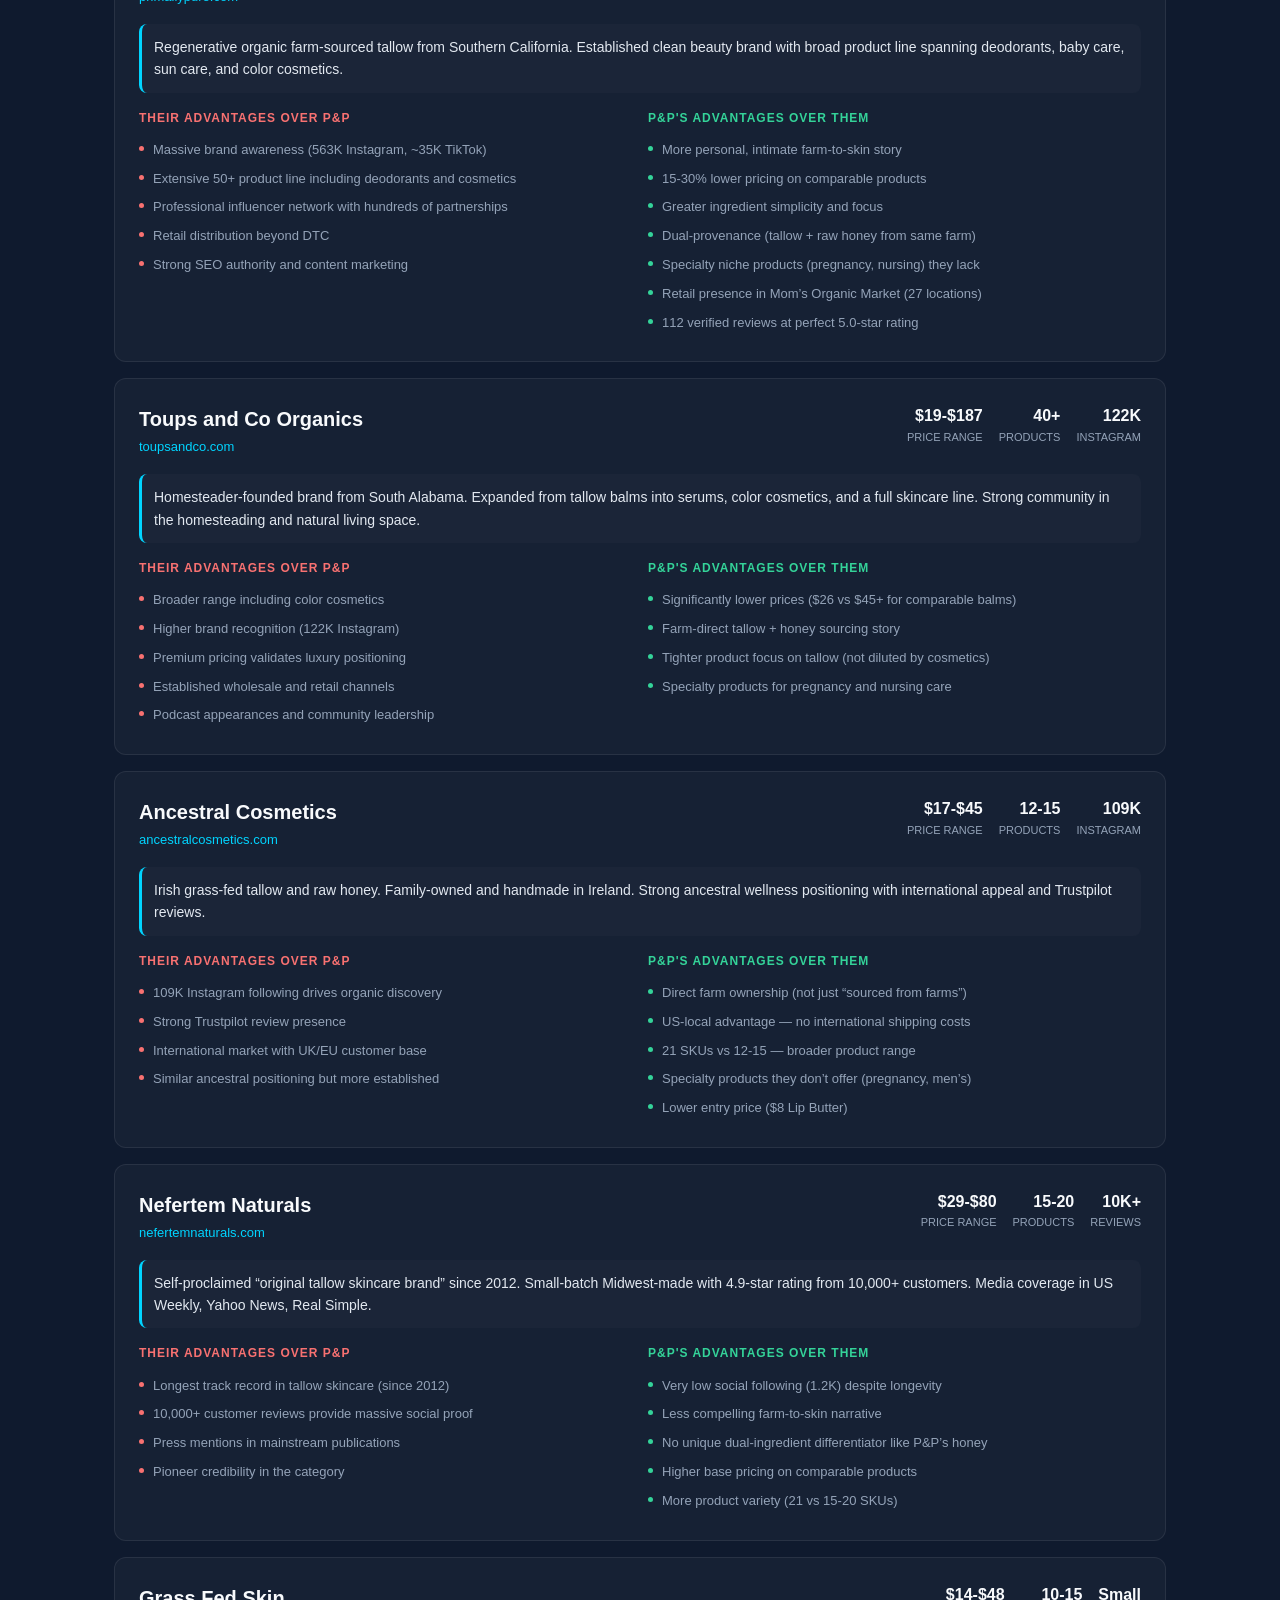
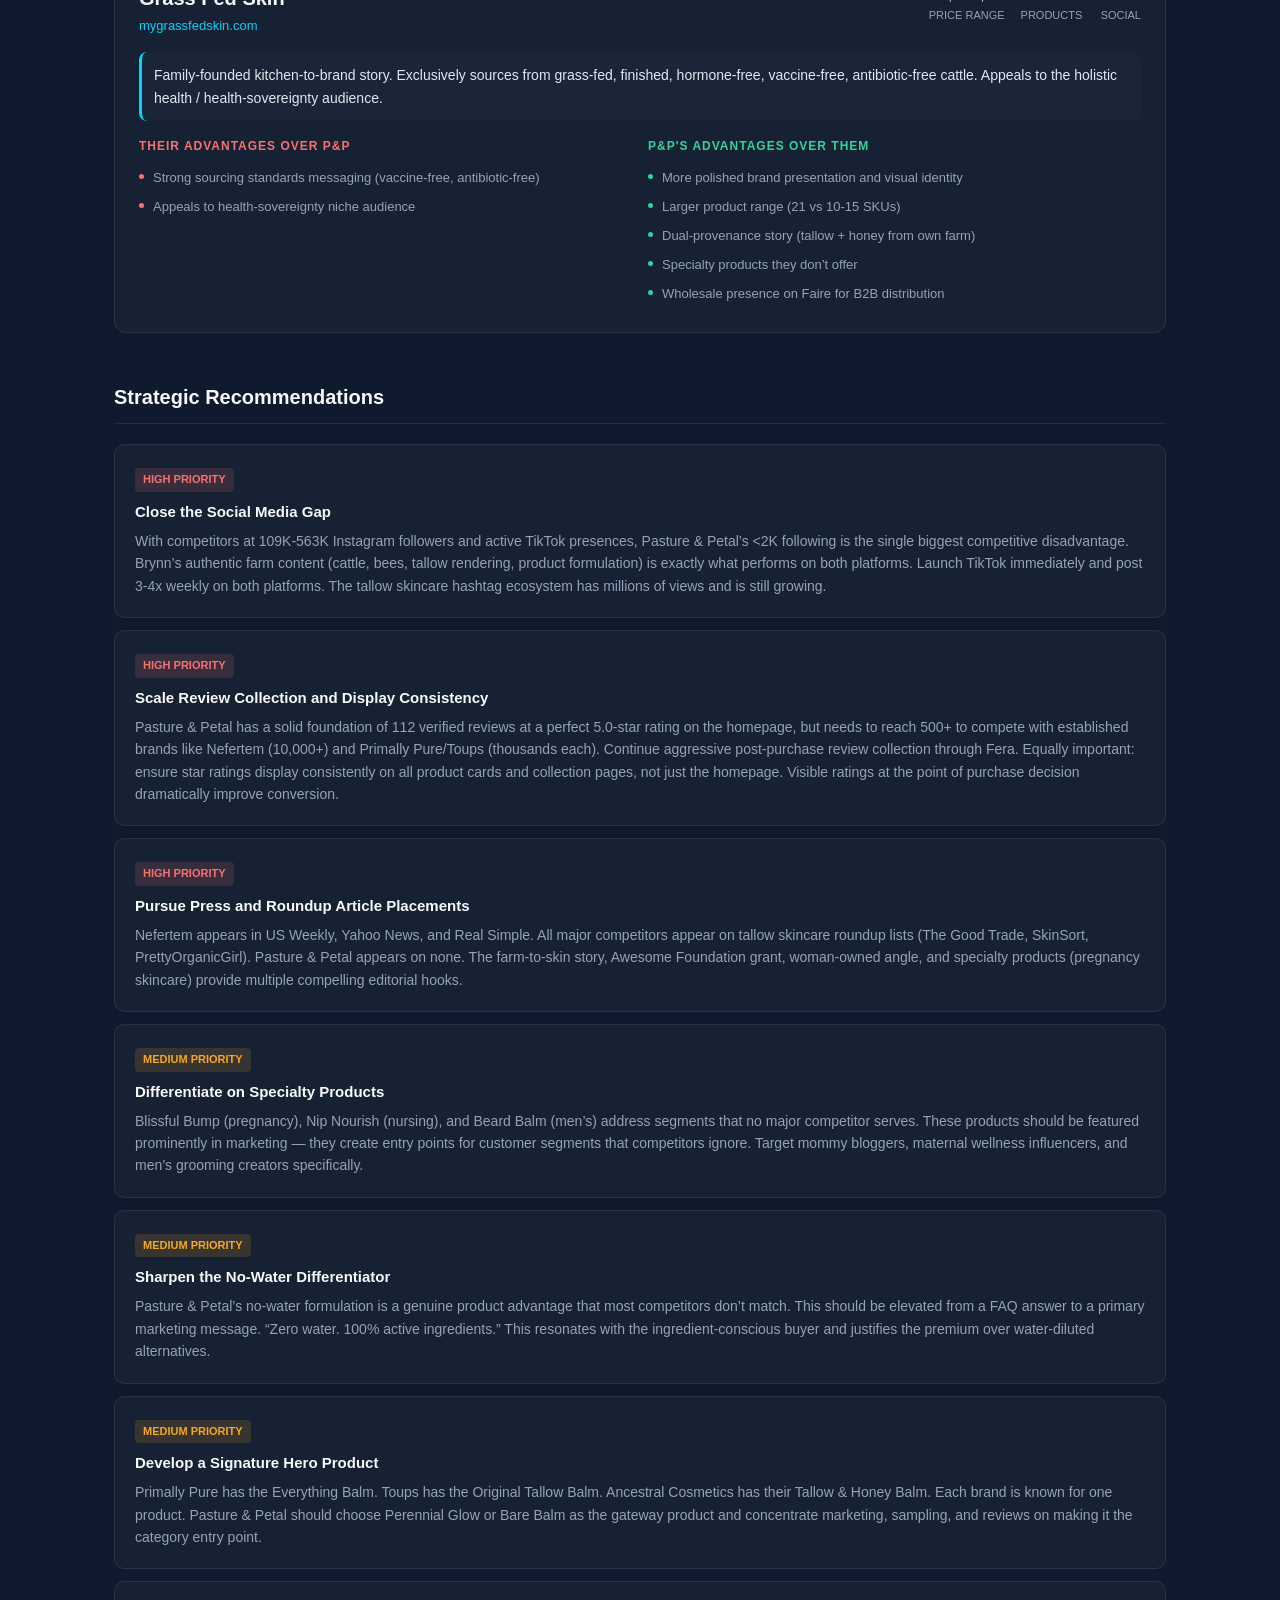
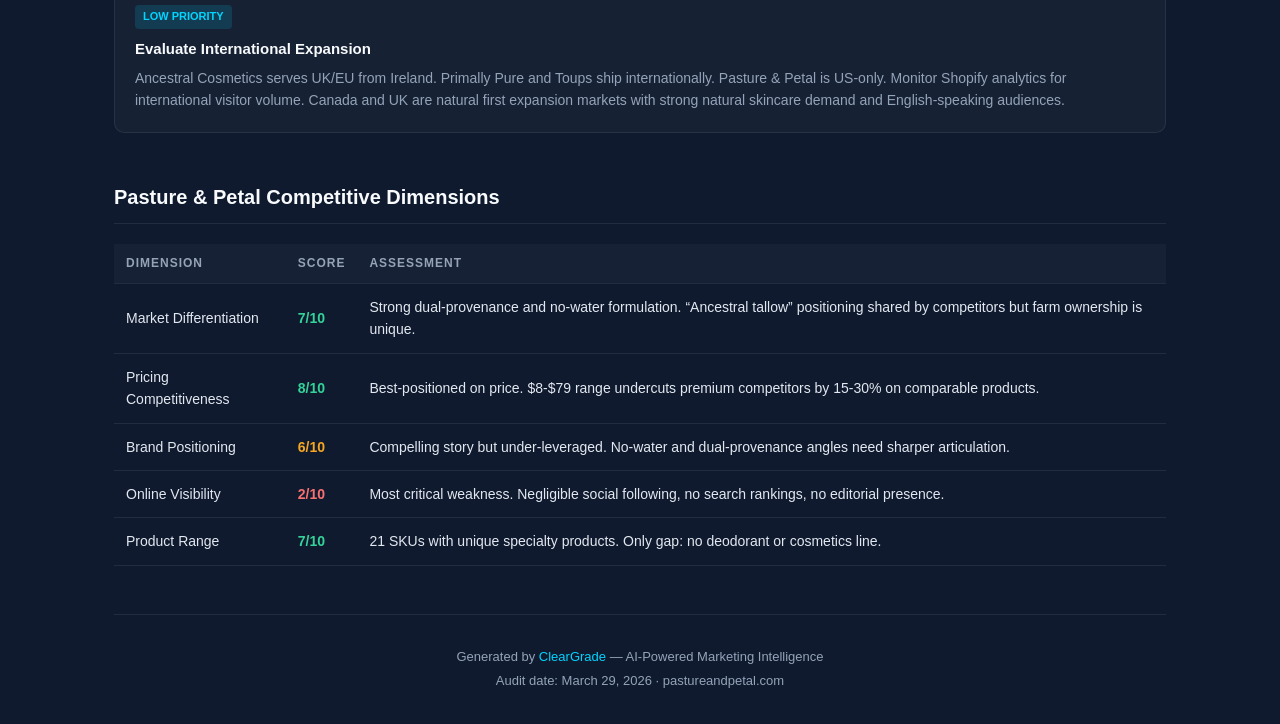
<file: competitor-report.html>
<!DOCTYPE html>
<html lang="en">
<head>
<meta charset="UTF-8">
<meta name="viewport" content="width=device-width, initial-scale=1.0">
<title>Competitor Intelligence — Pasture &amp; Petal | ClearGrade</title>
<style>
  :root {
    --navy: #0f1a2e;
    --navy-light: #162240;
    --cyan: #00d4ff;
    --cyan-glow: rgba(0,212,255,0.15);
    --amber: #f5a623;
    --amber-glow: rgba(245,166,35,0.15);
    --green: #34d399;
    --green-glow: rgba(52,211,153,0.15);
    --red: #f87171;
    --red-glow: rgba(248,113,113,0.15);
    --purple: #a78bfa;
    --text: #e2e8f0;
    --text-dim: #94a3b8;
    --text-bright: #f8fafc;
    --border: rgba(255,255,255,0.08);
    --card-bg: rgba(255,255,255,0.03);
  }

  * { margin: 0; padding: 0; box-sizing: border-box; }

  body {
    font-family: 'DM Sans', -apple-system, BlinkMacSystemFont, 'Segoe UI', sans-serif;
    background: var(--navy);
    color: var(--text);
    line-height: 1.6;
  }

  .container { max-width: 1100px; margin: 0 auto; padding: 0 24px; }

  .audit-header {
    padding: 48px 0 40px;
    border-bottom: 1px solid var(--border);
    margin-bottom: 40px;
  }

  .header-top {
    display: flex;
    justify-content: space-between;
    align-items: flex-start;
  }

  .brand-info .subtitle {
    font-size: 14px;
    color: var(--text-dim);
    letter-spacing: 1.5px;
    text-transform: uppercase;
    margin-bottom: 4px;
  }

  .brand-info h1 {
    font-size: 32px;
    font-weight: 700;
    color: var(--text-bright);
  }

  .brand-info .url {
    font-size: 14px;
    color: var(--cyan);
    margin-top: 8px;
  }

  .audit-date {
    font-size: 13px;
    color: var(--text-dim);
    text-align: right;
  }

  /* Market Overview */
  .market-banner {
    display: grid;
    grid-template-columns: repeat(4, 1fr);
    gap: 16px;
    margin-bottom: 40px;
  }

  .market-stat {
    background: var(--card-bg);
    border: 1px solid var(--border);
    border-radius: 12px;
    padding: 20px;
    text-align: center;
  }

  .market-stat .stat-value {
    font-size: 28px;
    font-weight: 700;
    color: var(--cyan);
    line-height: 1;
    margin-bottom: 6px;
  }

  .market-stat .stat-label {
    font-size: 12px;
    color: var(--text-dim);
    text-transform: uppercase;
    letter-spacing: 0.5px;
  }

  /* Section */
  .section { margin-bottom: 48px; }

  .section h2 {
    font-size: 20px;
    font-weight: 700;
    color: var(--text-bright);
    margin-bottom: 20px;
    padding-bottom: 10px;
    border-bottom: 1px solid var(--border);
  }

  .section p.intro {
    font-size: 15px;
    color: var(--text-dim);
    line-height: 1.7;
    margin-bottom: 24px;
  }

  /* Competitor Cards */
  .competitor-card {
    background: var(--card-bg);
    border: 1px solid var(--border);
    border-radius: 12px;
    padding: 24px;
    margin-bottom: 16px;
  }

  .comp-header {
    display: flex;
    justify-content: space-between;
    align-items: flex-start;
    margin-bottom: 16px;
  }

  .comp-name {
    font-size: 20px;
    font-weight: 700;
    color: var(--text-bright);
  }

  .comp-url {
    font-size: 13px;
    color: var(--cyan);
    margin-top: 2px;
  }

  .comp-stats {
    display: flex;
    gap: 16px;
    text-align: right;
  }

  .comp-stat-item .comp-stat-value {
    font-size: 16px;
    font-weight: 600;
    color: var(--text-bright);
  }

  .comp-stat-item .comp-stat-label {
    font-size: 11px;
    color: var(--text-dim);
    text-transform: uppercase;
  }

  .comp-usp {
    font-size: 14px;
    color: var(--text);
    margin-bottom: 16px;
    padding: 12px;
    background: rgba(255,255,255,0.02);
    border-radius: 8px;
    border-left: 3px solid var(--cyan);
  }

  .comp-grid {
    display: grid;
    grid-template-columns: 1fr 1fr;
    gap: 16px;
  }

  .comp-grid-col h4 {
    font-size: 12px;
    text-transform: uppercase;
    letter-spacing: 1px;
    margin-bottom: 8px;
  }

  .comp-grid-col ul {
    list-style: none;
    padding: 0;
  }

  .comp-grid-col li {
    font-size: 13px;
    color: var(--text-dim);
    padding: 4px 0;
    padding-left: 14px;
    position: relative;
  }

  .comp-grid-col li::before {
    content: '';
    position: absolute;
    left: 0;
    top: 10px;
    width: 5px;
    height: 5px;
    border-radius: 50%;
  }

  .comp-strengths li::before { background: var(--red); }
  .comp-weaknesses li::before { background: var(--green); }

  /* Comparison Table */
  table {
    width: 100%;
    border-collapse: collapse;
    margin-bottom: 24px;
  }

  th {
    text-align: left;
    font-size: 12px;
    text-transform: uppercase;
    letter-spacing: 1px;
    color: var(--text-dim);
    padding: 10px 12px;
    border-bottom: 1px solid var(--border);
    background: var(--card-bg);
  }

  td {
    font-size: 14px;
    color: var(--text);
    padding: 12px;
    border-bottom: 1px solid var(--border);
  }

  tr:hover td { background: rgba(255,255,255,0.02); }

  .highlight-row td { background: var(--cyan-glow); }

  .val-high { color: var(--green); font-weight: 600; }
  .val-mid { color: var(--amber); font-weight: 600; }
  .val-low { color: var(--red); font-weight: 600; }

  /* Positioning Map */
  .positioning {
    background: var(--card-bg);
    border: 1px solid var(--border);
    border-radius: 12px;
    padding: 24px;
    margin-bottom: 24px;
  }

  .positioning h3 {
    font-size: 16px;
    font-weight: 600;
    color: var(--text-bright);
    margin-bottom: 16px;
  }

  .pos-grid {
    display: grid;
    grid-template-columns: 1fr 1fr;
    gap: 16px;
  }

  .pos-quadrant {
    padding: 16px;
    border-radius: 8px;
    border: 1px solid var(--border);
  }

  .pos-quadrant h4 {
    font-size: 13px;
    font-weight: 600;
    margin-bottom: 8px;
  }

  .pos-quadrant p {
    font-size: 13px;
    color: var(--text-dim);
  }

  /* Recommendations */
  .rec-card {
    background: var(--card-bg);
    border: 1px solid var(--border);
    border-radius: 10px;
    padding: 20px;
    margin-bottom: 12px;
  }

  .rec-card .badge {
    display: inline-block;
    font-size: 11px;
    font-weight: 600;
    text-transform: uppercase;
    padding: 3px 8px;
    border-radius: 4px;
    margin-bottom: 8px;
  }

  .badge-high { background: var(--red-glow); color: var(--red); }
  .badge-medium { background: var(--amber-glow); color: var(--amber); }
  .badge-low { background: var(--cyan-glow); color: var(--cyan); }

  .rec-card h3 {
    font-size: 15px;
    font-weight: 600;
    color: var(--text-bright);
    margin-bottom: 6px;
  }

  .rec-card p {
    font-size: 14px;
    color: var(--text-dim);
    line-height: 1.6;
  }

  /* Footer */
  .audit-footer {
    padding: 32px 0;
    border-top: 1px solid var(--border);
    text-align: center;
    font-size: 13px;
    color: var(--text-dim);
  }

  .audit-footer a { color: var(--cyan); text-decoration: none; }

  @media (max-width: 768px) {
    .header-top { flex-direction: column; gap: 12px; }
    .market-banner { grid-template-columns: 1fr 1fr; }
    .comp-header { flex-direction: column; gap: 12px; }
    .comp-grid { grid-template-columns: 1fr; }
    .comp-stats { text-align: left; }
    .pos-grid { grid-template-columns: 1fr; }
  }

  @media (max-width: 480px) {
    .market-banner { grid-template-columns: 1fr; }
  }
</style>
</head>
<body>
<div class="container">

  <!-- Header -->
  <div class="audit-header">
    <div class="header-top">
      <div class="brand-info">
        <div class="subtitle">ClearGrade Competitive Intelligence</div>
        <h1>Pasture &amp; Petal</h1>
        <div class="url">pastureandpetal.com &mdash; Tallow Skincare Market</div>
      </div>
      <div class="audit-date">
        <div>March 29, 2026</div>
        <div>5 competitors analyzed</div>
      </div>
    </div>
  </div>

  <!-- Market Overview -->
  <div class="market-banner">
    <div class="market-stat">
      <div class="stat-value">$277-352M</div>
      <div class="stat-label">Market Size (2025)</div>
    </div>
    <div class="market-stat">
      <div class="stat-value">8.3%</div>
      <div class="stat-label">CAGR Through 2035</div>
    </div>
    <div class="market-stat">
      <div class="stat-value">47.4%</div>
      <div class="stat-label">North America Share</div>
    </div>
    <div class="market-stat">
      <div class="stat-value">54/100</div>
      <div class="stat-label">Competitive Score</div>
    </div>
  </div>

  <!-- Market Context -->
  <div class="section">
    <h2>Market Landscape</h2>
    <p class="intro">The tallow skincare market is experiencing rapid growth driven by the ancestral health movement, clean beauty adoption, and viral social media content. TikTok and Instagram are the primary discovery channels. The market is fragmented with several artisan DTC brands competing alongside one larger player (Primally Pure). Pasture &amp; Petal has strong product-market fit and authentic differentiation but is severely under-leveraging distribution and marketing channels compared to competitors.</p>

    <div class="positioning">
      <h3>Key Market Trends</h3>
      <div class="pos-grid">
        <div class="pos-quadrant" style="border-color: var(--green);">
          <h4 style="color: var(--green);">Tailwinds</h4>
          <p>Ancestral / animal-based skincare going mainstream. Clean beauty driving consumer adoption. DTC e-commerce enabling niche artisan brands. Growing distrust of synthetic ingredients among target demographic.</p>
        </div>
        <div class="pos-quadrant" style="border-color: var(--amber);">
          <h4 style="color: var(--amber);">Opportunities</h4>
          <p>TikTok virality is the #1 growth driver in category. Specialty segments (pregnancy, baby, men&rsquo;s) are underserved. Subscription/auto-ship models are underpenetrated. International demand (UK, EU, AU) is growing.</p>
        </div>
        <div class="pos-quadrant" style="border-color: var(--red);">
          <h4 style="color: var(--red);">Threats</h4>
          <p>Primally Pure dominance (563K Instagram). New entrants copying tallow positioning. Mass-market brands may co-opt &ldquo;ancestral skincare&rdquo; messaging. Low switching costs between artisan brands.</p>
        </div>
        <div class="pos-quadrant" style="border-color: var(--cyan);">
          <h4 style="color: var(--cyan);">Pasture &amp; Petal Advantages</h4>
          <p>Dual-provenance (tallow + raw honey from own farm). No-water formulation philosophy. Specialty niche products unmatched by competitors. Price-competitive at 15-30% below premium brands. Authentic small-batch story. Retail presence in Mom&rsquo;s Organic Market (27 locations) &mdash; significant physical distribution channel. 112 verified customer reviews at 5.0 stars displayed on homepage.</p>
        </div>
      </div>
    </div>
  </div>

  <!-- Comparison Table -->
  <div class="section">
    <h2>Head-to-Head Comparison</h2>
    <table>
      <thead>
        <tr>
          <th>Brand</th>
          <th>Price Range</th>
          <th>Products</th>
          <th>Instagram</th>
          <th>TikTok</th>
          <th>Reviews</th>
          <th>Shipping</th>
        </tr>
      </thead>
      <tbody>
        <tr class="highlight-row">
          <td><strong>Pasture &amp; Petal</strong></td>
          <td>$8-$79</td>
          <td>21</td>
          <td class="val-low">&lt;2K</td>
          <td class="val-low">None</td>
          <td class="val-mid">112</td>
          <td>US only</td>
        </tr>
        <tr>
          <td><strong>Primally Pure</strong></td>
          <td>$12-$110</td>
          <td>50+</td>
          <td class="val-high">563K</td>
          <td class="val-high">~35K</td>
          <td class="val-high">1000s</td>
          <td>US + Intl</td>
        </tr>
        <tr>
          <td><strong>Toups and Co</strong></td>
          <td>$19-$187</td>
          <td>40+</td>
          <td class="val-high">122K</td>
          <td class="val-mid">Active</td>
          <td class="val-high">1000s</td>
          <td>US + Intl</td>
        </tr>
        <tr>
          <td><strong>Ancestral Cosmetics</strong></td>
          <td>$17-$45</td>
          <td>12-15</td>
          <td class="val-high">109K</td>
          <td class="val-mid">Active</td>
          <td class="val-high">Trustpilot</td>
          <td>UK/EU + Intl</td>
        </tr>
        <tr>
          <td><strong>Nefertem Naturals</strong></td>
          <td>$29-$80</td>
          <td>15-20</td>
          <td class="val-low">1.2K</td>
          <td class="val-low">None</td>
          <td class="val-high">10,000+</td>
          <td>US</td>
        </tr>
        <tr>
          <td><strong>Grass Fed Skin</strong></td>
          <td>$14-$48</td>
          <td>10-15</td>
          <td class="val-low">Small</td>
          <td class="val-low">None</td>
          <td class="val-mid">Some</td>
          <td>US</td>
        </tr>
      </tbody>
    </table>
  </div>

  <!-- Competitor Deep Dives -->
  <div class="section">
    <h2>Competitor Profiles</h2>

    <!-- Primally Pure -->
    <div class="competitor-card">
      <div class="comp-header">
        <div>
          <div class="comp-name">Primally Pure</div>
          <div class="comp-url">primallypure.com</div>
        </div>
        <div class="comp-stats">
          <div class="comp-stat-item">
            <div class="comp-stat-value">$12-$110</div>
            <div class="comp-stat-label">Price Range</div>
          </div>
          <div class="comp-stat-item">
            <div class="comp-stat-value">50+</div>
            <div class="comp-stat-label">Products</div>
          </div>
          <div class="comp-stat-item">
            <div class="comp-stat-value">563K</div>
            <div class="comp-stat-label">Instagram</div>
          </div>
        </div>
      </div>
      <div class="comp-usp">Regenerative organic farm-sourced tallow from Southern California. Established clean beauty brand with broad product line spanning deodorants, baby care, sun care, and color cosmetics.</div>
      <div class="comp-grid">
        <div class="comp-grid-col comp-strengths">
          <h4 style="color:var(--red)">Their Advantages Over P&amp;P</h4>
          <ul>
            <li>Massive brand awareness (563K Instagram, ~35K TikTok)</li>
            <li>Extensive 50+ product line including deodorants and cosmetics</li>
            <li>Professional influencer network with hundreds of partnerships</li>
            <li>Retail distribution beyond DTC</li>
            <li>Strong SEO authority and content marketing</li>
          </ul>
        </div>
        <div class="comp-grid-col comp-weaknesses">
          <h4 style="color:var(--green)">P&amp;P's Advantages Over Them</h4>
          <ul>
            <li>More personal, intimate farm-to-skin story</li>
            <li>15-30% lower pricing on comparable products</li>
            <li>Greater ingredient simplicity and focus</li>
            <li>Dual-provenance (tallow + raw honey from same farm)</li>
            <li>Specialty niche products (pregnancy, nursing) they lack</li>
            <li>Retail presence in Mom&rsquo;s Organic Market (27 locations)</li>
            <li>112 verified reviews at perfect 5.0-star rating</li>
          </ul>
        </div>
      </div>
    </div>

    <!-- Toups and Co -->
    <div class="competitor-card">
      <div class="comp-header">
        <div>
          <div class="comp-name">Toups and Co Organics</div>
          <div class="comp-url">toupsandco.com</div>
        </div>
        <div class="comp-stats">
          <div class="comp-stat-item">
            <div class="comp-stat-value">$19-$187</div>
            <div class="comp-stat-label">Price Range</div>
          </div>
          <div class="comp-stat-item">
            <div class="comp-stat-value">40+</div>
            <div class="comp-stat-label">Products</div>
          </div>
          <div class="comp-stat-item">
            <div class="comp-stat-value">122K</div>
            <div class="comp-stat-label">Instagram</div>
          </div>
        </div>
      </div>
      <div class="comp-usp">Homesteader-founded brand from South Alabama. Expanded from tallow balms into serums, color cosmetics, and a full skincare line. Strong community in the homesteading and natural living space.</div>
      <div class="comp-grid">
        <div class="comp-grid-col comp-strengths">
          <h4 style="color:var(--red)">Their Advantages Over P&amp;P</h4>
          <ul>
            <li>Broader range including color cosmetics</li>
            <li>Higher brand recognition (122K Instagram)</li>
            <li>Premium pricing validates luxury positioning</li>
            <li>Established wholesale and retail channels</li>
            <li>Podcast appearances and community leadership</li>
          </ul>
        </div>
        <div class="comp-grid-col comp-weaknesses">
          <h4 style="color:var(--green)">P&amp;P's Advantages Over Them</h4>
          <ul>
            <li>Significantly lower prices ($26 vs $45+ for comparable balms)</li>
            <li>Farm-direct tallow + honey sourcing story</li>
            <li>Tighter product focus on tallow (not diluted by cosmetics)</li>
            <li>Specialty products for pregnancy and nursing care</li>
          </ul>
        </div>
      </div>
    </div>

    <!-- Ancestral Cosmetics -->
    <div class="competitor-card">
      <div class="comp-header">
        <div>
          <div class="comp-name">Ancestral Cosmetics</div>
          <div class="comp-url">ancestralcosmetics.com</div>
        </div>
        <div class="comp-stats">
          <div class="comp-stat-item">
            <div class="comp-stat-value">$17-$45</div>
            <div class="comp-stat-label">Price Range</div>
          </div>
          <div class="comp-stat-item">
            <div class="comp-stat-value">12-15</div>
            <div class="comp-stat-label">Products</div>
          </div>
          <div class="comp-stat-item">
            <div class="comp-stat-value">109K</div>
            <div class="comp-stat-label">Instagram</div>
          </div>
        </div>
      </div>
      <div class="comp-usp">Irish grass-fed tallow and raw honey. Family-owned and handmade in Ireland. Strong ancestral wellness positioning with international appeal and Trustpilot reviews.</div>
      <div class="comp-grid">
        <div class="comp-grid-col comp-strengths">
          <h4 style="color:var(--red)">Their Advantages Over P&amp;P</h4>
          <ul>
            <li>109K Instagram following drives organic discovery</li>
            <li>Strong Trustpilot review presence</li>
            <li>International market with UK/EU customer base</li>
            <li>Similar ancestral positioning but more established</li>
          </ul>
        </div>
        <div class="comp-grid-col comp-weaknesses">
          <h4 style="color:var(--green)">P&amp;P's Advantages Over Them</h4>
          <ul>
            <li>Direct farm ownership (not just &ldquo;sourced from farms&rdquo;)</li>
            <li>US-local advantage &mdash; no international shipping costs</li>
            <li>21 SKUs vs 12-15 &mdash; broader product range</li>
            <li>Specialty products they don&rsquo;t offer (pregnancy, men&rsquo;s)</li>
            <li>Lower entry price ($8 Lip Butter)</li>
          </ul>
        </div>
      </div>
    </div>

    <!-- Nefertem Naturals -->
    <div class="competitor-card">
      <div class="comp-header">
        <div>
          <div class="comp-name">Nefertem Naturals</div>
          <div class="comp-url">nefertemnaturals.com</div>
        </div>
        <div class="comp-stats">
          <div class="comp-stat-item">
            <div class="comp-stat-value">$29-$80</div>
            <div class="comp-stat-label">Price Range</div>
          </div>
          <div class="comp-stat-item">
            <div class="comp-stat-value">15-20</div>
            <div class="comp-stat-label">Products</div>
          </div>
          <div class="comp-stat-item">
            <div class="comp-stat-value">10K+</div>
            <div class="comp-stat-label">Reviews</div>
          </div>
        </div>
      </div>
      <div class="comp-usp">Self-proclaimed &ldquo;original tallow skincare brand&rdquo; since 2012. Small-batch Midwest-made with 4.9-star rating from 10,000+ customers. Media coverage in US Weekly, Yahoo News, Real Simple.</div>
      <div class="comp-grid">
        <div class="comp-grid-col comp-strengths">
          <h4 style="color:var(--red)">Their Advantages Over P&amp;P</h4>
          <ul>
            <li>Longest track record in tallow skincare (since 2012)</li>
            <li>10,000+ customer reviews provide massive social proof</li>
            <li>Press mentions in mainstream publications</li>
            <li>Pioneer credibility in the category</li>
          </ul>
        </div>
        <div class="comp-grid-col comp-weaknesses">
          <h4 style="color:var(--green)">P&amp;P's Advantages Over Them</h4>
          <ul>
            <li>Very low social following (1.2K) despite longevity</li>
            <li>Less compelling farm-to-skin narrative</li>
            <li>No unique dual-ingredient differentiator like P&amp;P&rsquo;s honey</li>
            <li>Higher base pricing on comparable products</li>
            <li>More product variety (21 vs 15-20 SKUs)</li>
          </ul>
        </div>
      </div>
    </div>

    <!-- Grass Fed Skin -->
    <div class="competitor-card">
      <div class="comp-header">
        <div>
          <div class="comp-name">Grass Fed Skin</div>
          <div class="comp-url">mygrassfedskin.com</div>
        </div>
        <div class="comp-stats">
          <div class="comp-stat-item">
            <div class="comp-stat-value">$14-$48</div>
            <div class="comp-stat-label">Price Range</div>
          </div>
          <div class="comp-stat-item">
            <div class="comp-stat-value">10-15</div>
            <div class="comp-stat-label">Products</div>
          </div>
          <div class="comp-stat-item">
            <div class="comp-stat-value">Small</div>
            <div class="comp-stat-label">Social</div>
          </div>
        </div>
      </div>
      <div class="comp-usp">Family-founded kitchen-to-brand story. Exclusively sources from grass-fed, finished, hormone-free, vaccine-free, antibiotic-free cattle. Appeals to the holistic health / health-sovereignty audience.</div>
      <div class="comp-grid">
        <div class="comp-grid-col comp-strengths">
          <h4 style="color:var(--red)">Their Advantages Over P&amp;P</h4>
          <ul>
            <li>Strong sourcing standards messaging (vaccine-free, antibiotic-free)</li>
            <li>Appeals to health-sovereignty niche audience</li>
          </ul>
        </div>
        <div class="comp-grid-col comp-weaknesses">
          <h4 style="color:var(--green)">P&amp;P's Advantages Over Them</h4>
          <ul>
            <li>More polished brand presentation and visual identity</li>
            <li>Larger product range (21 vs 10-15 SKUs)</li>
            <li>Dual-provenance story (tallow + honey from own farm)</li>
            <li>Specialty products they don&rsquo;t offer</li>
            <li>Wholesale presence on Faire for B2B distribution</li>
          </ul>
        </div>
      </div>
    </div>
  </div>

  <!-- Strategic Recommendations -->
  <div class="section">
    <h2>Strategic Recommendations</h2>

    <div class="rec-card">
      <span class="badge badge-high">HIGH PRIORITY</span>
      <h3>Close the Social Media Gap</h3>
      <p>With competitors at 109K-563K Instagram followers and active TikTok presences, Pasture &amp; Petal&rsquo;s &lt;2K following is the single biggest competitive disadvantage. Brynn&rsquo;s authentic farm content (cattle, bees, tallow rendering, product formulation) is exactly what performs on both platforms. Launch TikTok immediately and post 3-4x weekly on both platforms. The tallow skincare hashtag ecosystem has millions of views and is still growing.</p>
    </div>

    <div class="rec-card">
      <span class="badge badge-high">HIGH PRIORITY</span>
      <h3>Scale Review Collection and Display Consistency</h3>
      <p>Pasture &amp; Petal has a solid foundation of 112 verified reviews at a perfect 5.0-star rating on the homepage, but needs to reach 500+ to compete with established brands like Nefertem (10,000+) and Primally Pure/Toups (thousands each). Continue aggressive post-purchase review collection through Fera. Equally important: ensure star ratings display consistently on all product cards and collection pages, not just the homepage. Visible ratings at the point of purchase decision dramatically improve conversion.</p>
    </div>

    <div class="rec-card">
      <span class="badge badge-high">HIGH PRIORITY</span>
      <h3>Pursue Press and Roundup Article Placements</h3>
      <p>Nefertem appears in US Weekly, Yahoo News, and Real Simple. All major competitors appear on tallow skincare roundup lists (The Good Trade, SkinSort, PrettyOrganicGirl). Pasture &amp; Petal appears on none. The farm-to-skin story, Awesome Foundation grant, woman-owned angle, and specialty products (pregnancy skincare) provide multiple compelling editorial hooks.</p>
    </div>

    <div class="rec-card">
      <span class="badge badge-medium">MEDIUM PRIORITY</span>
      <h3>Differentiate on Specialty Products</h3>
      <p>Blissful Bump (pregnancy), Nip Nourish (nursing), and Beard Balm (men&rsquo;s) address segments that no major competitor serves. These products should be featured prominently in marketing &mdash; they create entry points for customer segments that competitors ignore. Target mommy bloggers, maternal wellness influencers, and men&rsquo;s grooming creators specifically.</p>
    </div>

    <div class="rec-card">
      <span class="badge badge-medium">MEDIUM PRIORITY</span>
      <h3>Sharpen the No-Water Differentiator</h3>
      <p>Pasture &amp; Petal&rsquo;s no-water formulation is a genuine product advantage that most competitors don&rsquo;t match. This should be elevated from a FAQ answer to a primary marketing message. &ldquo;Zero water. 100% active ingredients.&rdquo; This resonates with the ingredient-conscious buyer and justifies the premium over water-diluted alternatives.</p>
    </div>

    <div class="rec-card">
      <span class="badge badge-medium">MEDIUM PRIORITY</span>
      <h3>Develop a Signature Hero Product</h3>
      <p>Primally Pure has the Everything Balm. Toups has the Original Tallow Balm. Ancestral Cosmetics has their Tallow &amp; Honey Balm. Each brand is known for one product. Pasture &amp; Petal should choose Perennial Glow or Bare Balm as the gateway product and concentrate marketing, sampling, and reviews on making it the category entry point.</p>
    </div>

    <div class="rec-card">
      <span class="badge badge-low">LOW PRIORITY</span>
      <h3>Evaluate International Expansion</h3>
      <p>Ancestral Cosmetics serves UK/EU from Ireland. Primally Pure and Toups ship internationally. Pasture &amp; Petal is US-only. Monitor Shopify analytics for international visitor volume. Canada and UK are natural first expansion markets with strong natural skincare demand and English-speaking audiences.</p>
    </div>
  </div>

  <!-- Competitive Score Breakdown -->
  <div class="section">
    <h2>Pasture &amp; Petal Competitive Dimensions</h2>
    <table>
      <thead>
        <tr><th>Dimension</th><th>Score</th><th>Assessment</th></tr>
      </thead>
      <tbody>
        <tr>
          <td>Market Differentiation</td>
          <td class="val-high">7/10</td>
          <td>Strong dual-provenance and no-water formulation. &ldquo;Ancestral tallow&rdquo; positioning shared by competitors but farm ownership is unique.</td>
        </tr>
        <tr>
          <td>Pricing Competitiveness</td>
          <td class="val-high">8/10</td>
          <td>Best-positioned on price. $8-$79 range undercuts premium competitors by 15-30% on comparable products.</td>
        </tr>
        <tr>
          <td>Brand Positioning</td>
          <td class="val-mid">6/10</td>
          <td>Compelling story but under-leveraged. No-water and dual-provenance angles need sharper articulation.</td>
        </tr>
        <tr>
          <td>Online Visibility</td>
          <td class="val-low">2/10</td>
          <td>Most critical weakness. Negligible social following, no search rankings, no editorial presence.</td>
        </tr>
        <tr>
          <td>Product Range</td>
          <td class="val-high">7/10</td>
          <td>21 SKUs with unique specialty products. Only gap: no deodorant or cosmetics line.</td>
        </tr>
      </tbody>
    </table>
  </div>

  <!-- Footer -->
  <div class="audit-footer">
    <p>Generated by <a href="https://cleargrade.co">ClearGrade</a> &mdash; AI-Powered Marketing Intelligence</p>
    <p style="margin-top:4px;">Audit date: March 29, 2026 &middot; pastureandpetal.com</p>
  </div>

</div>
</body>
</html>
</file>
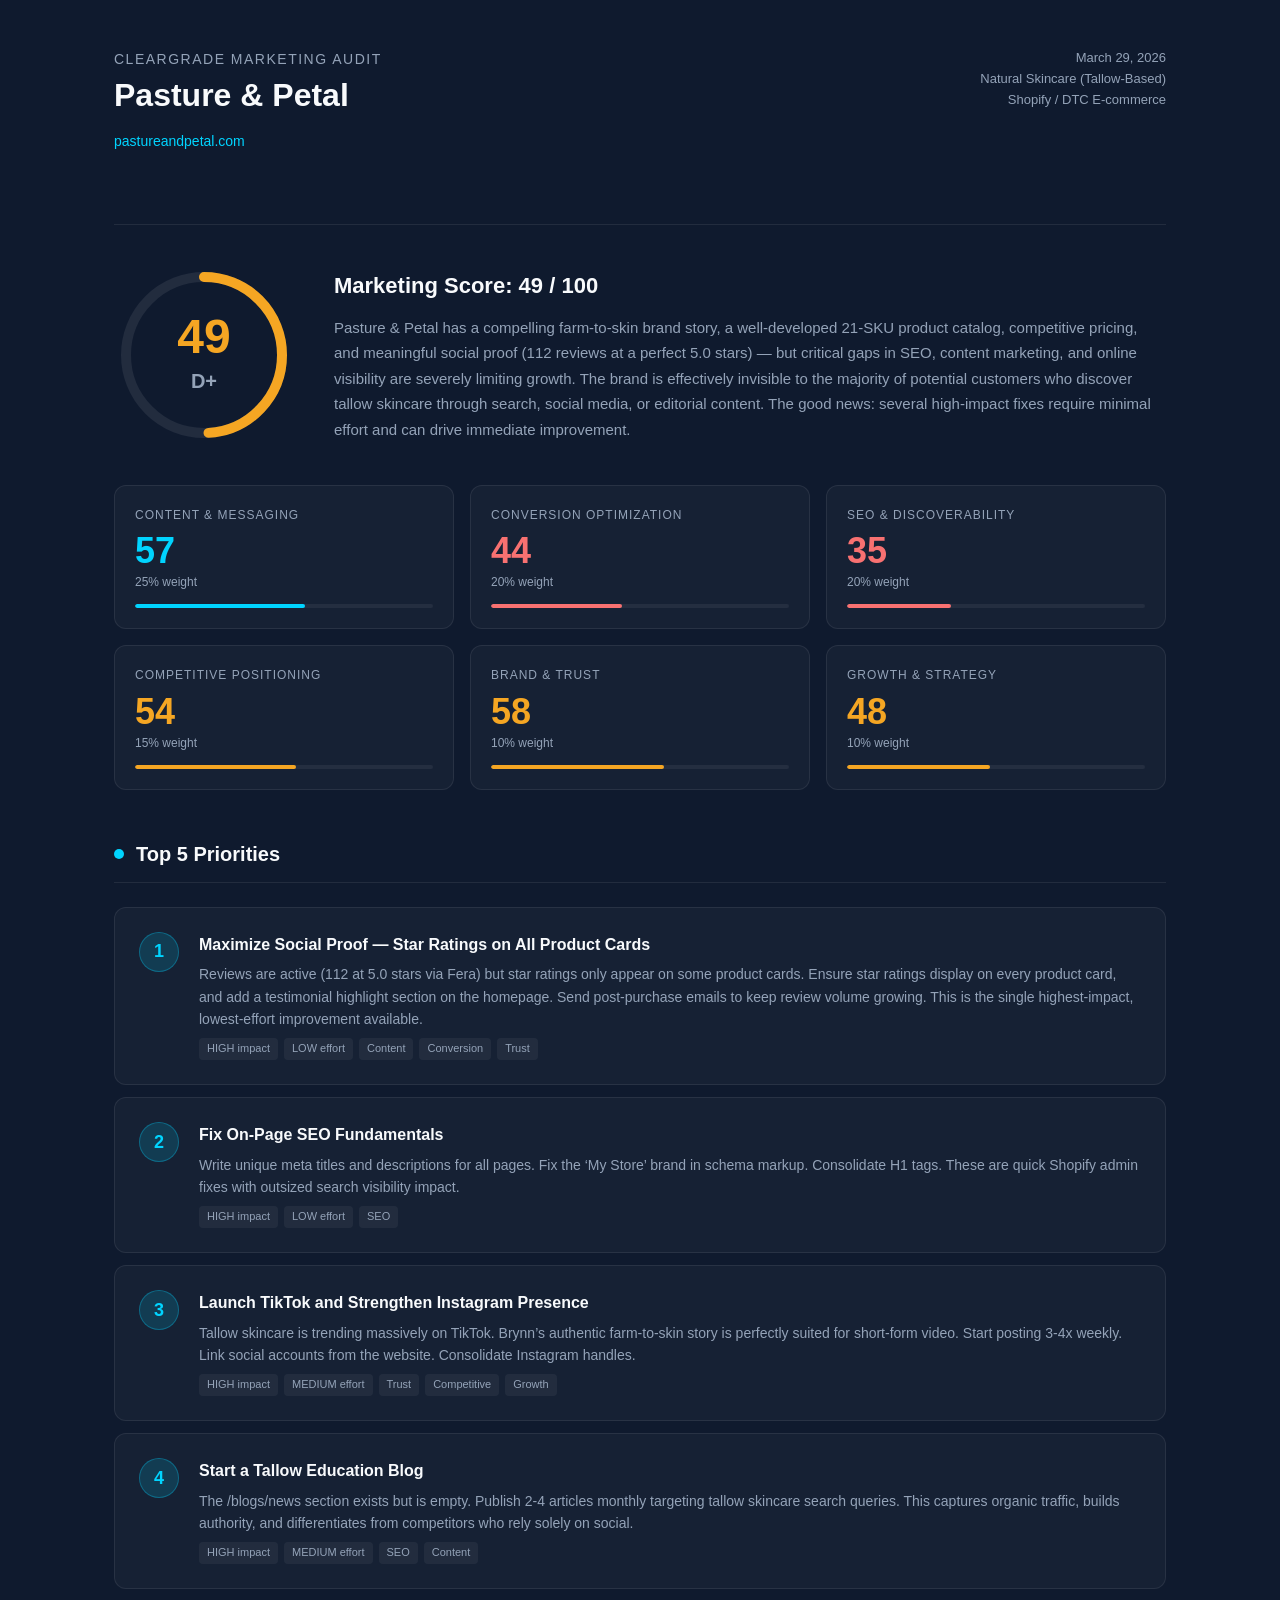
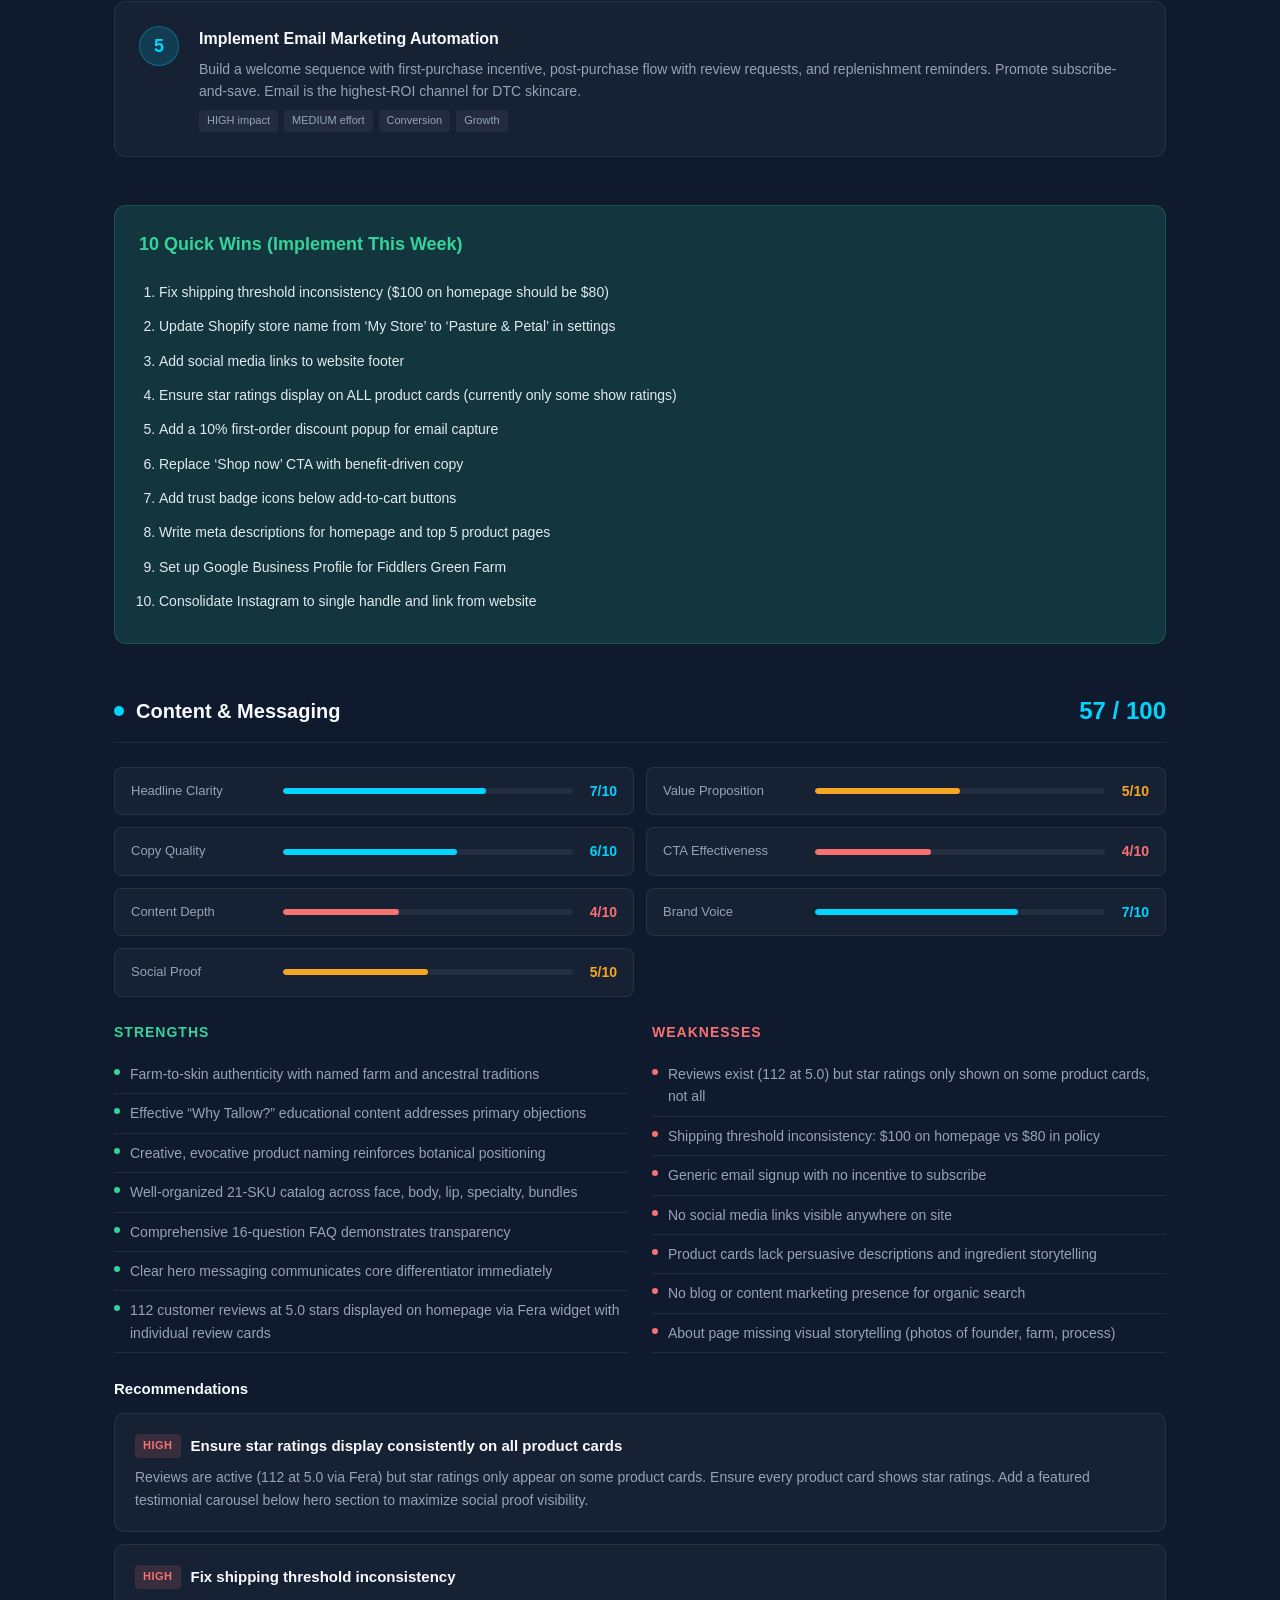
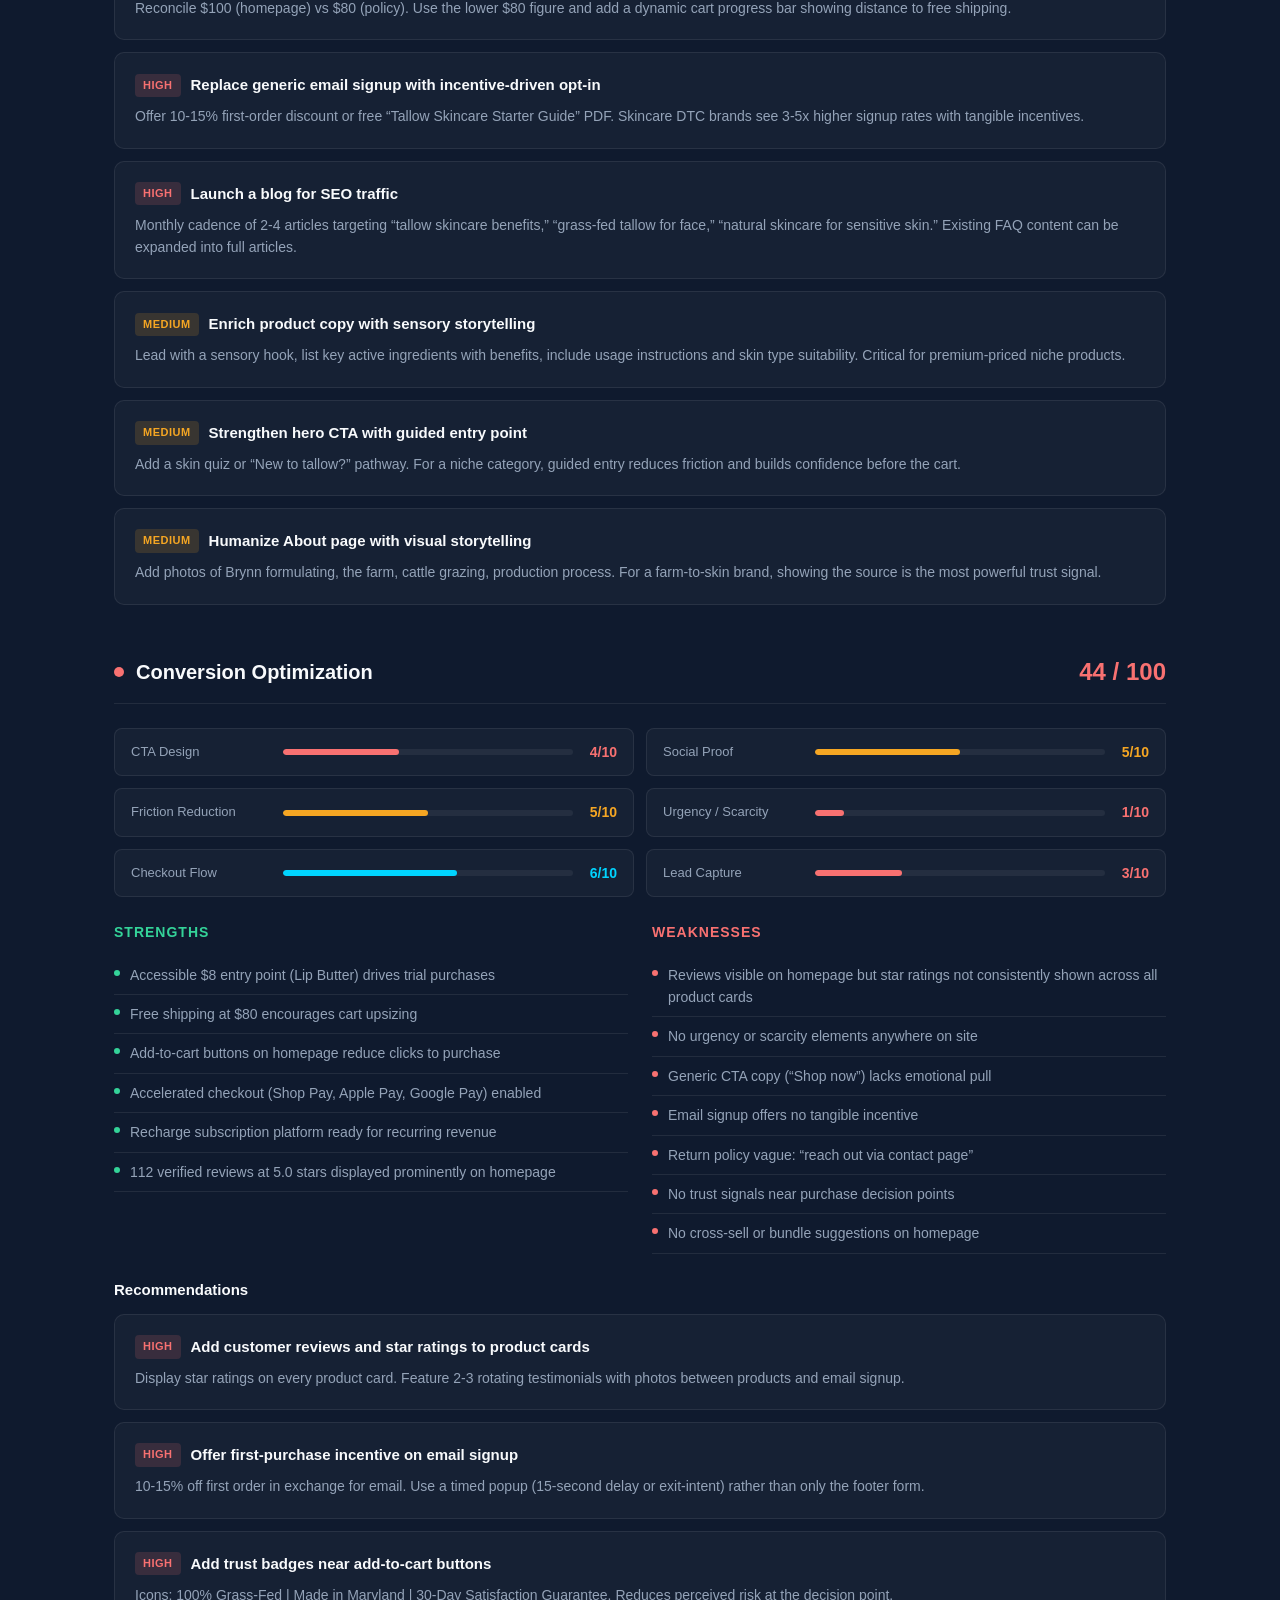
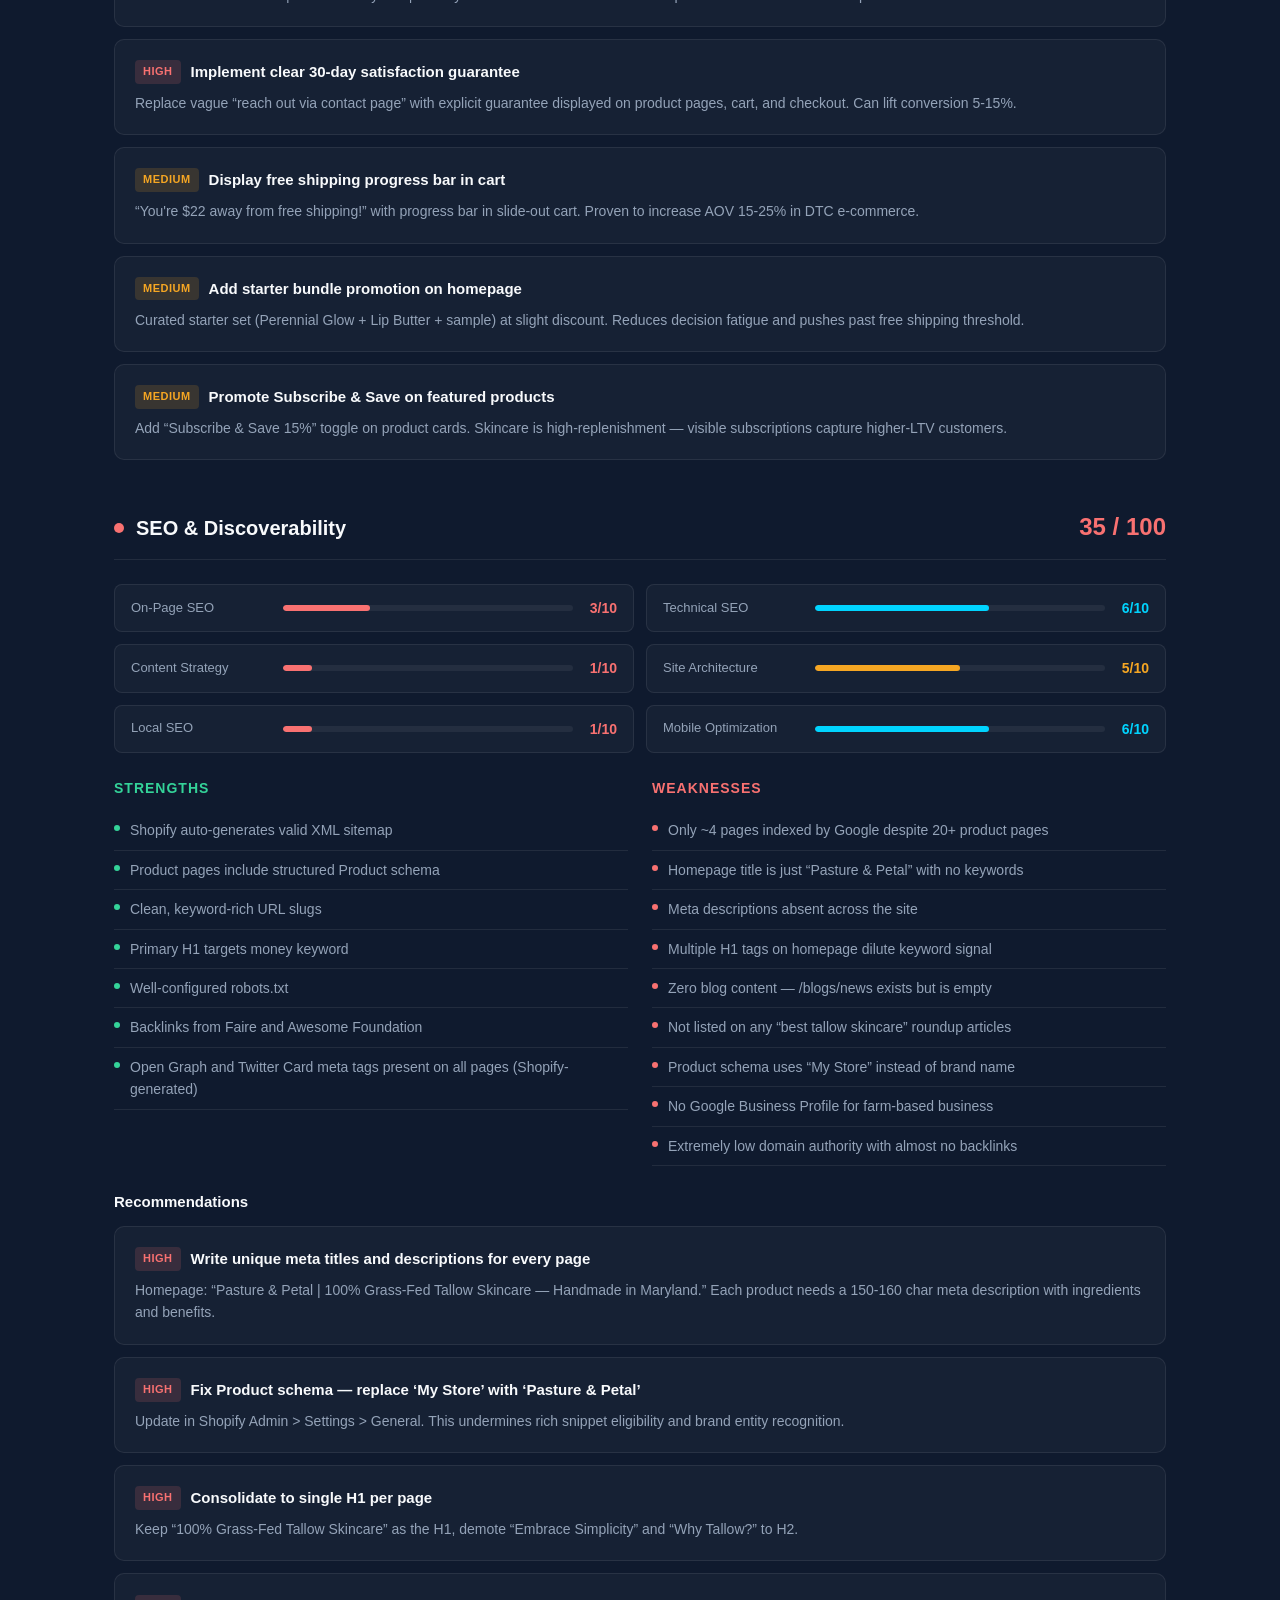
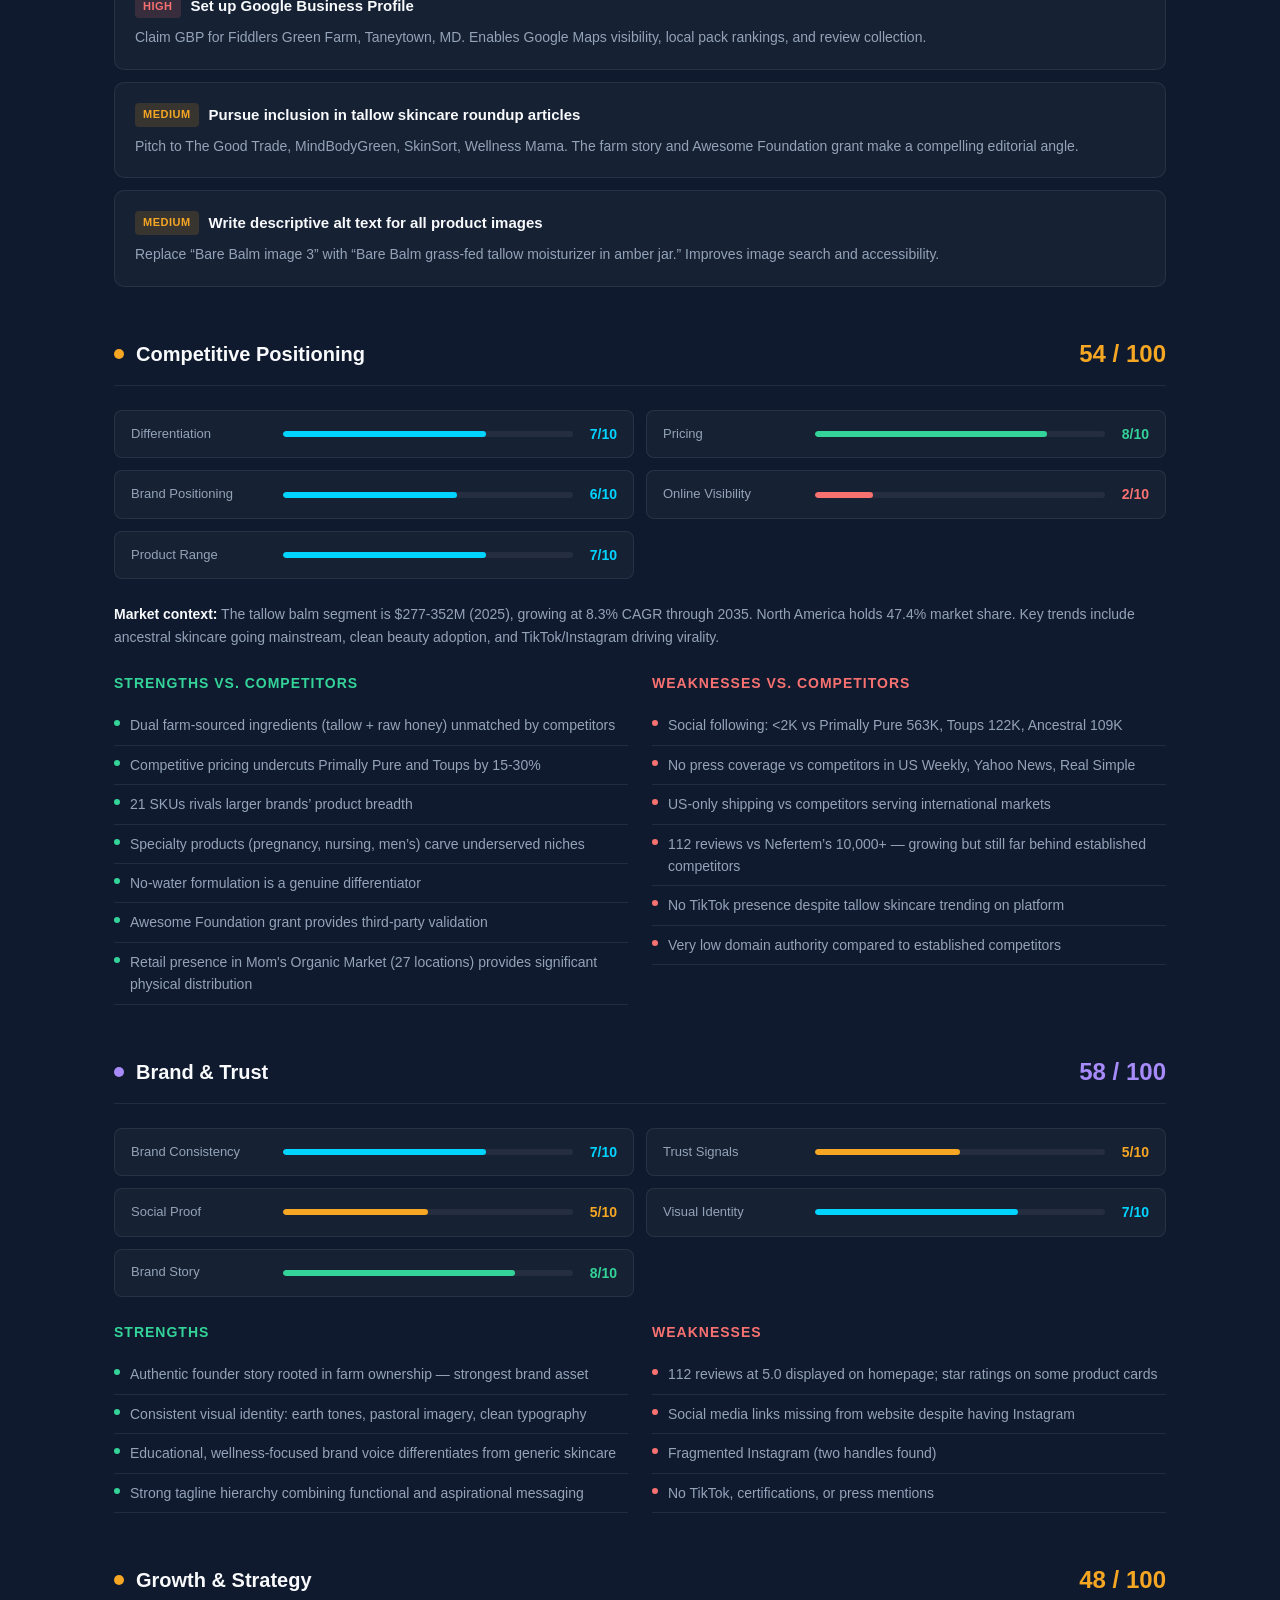
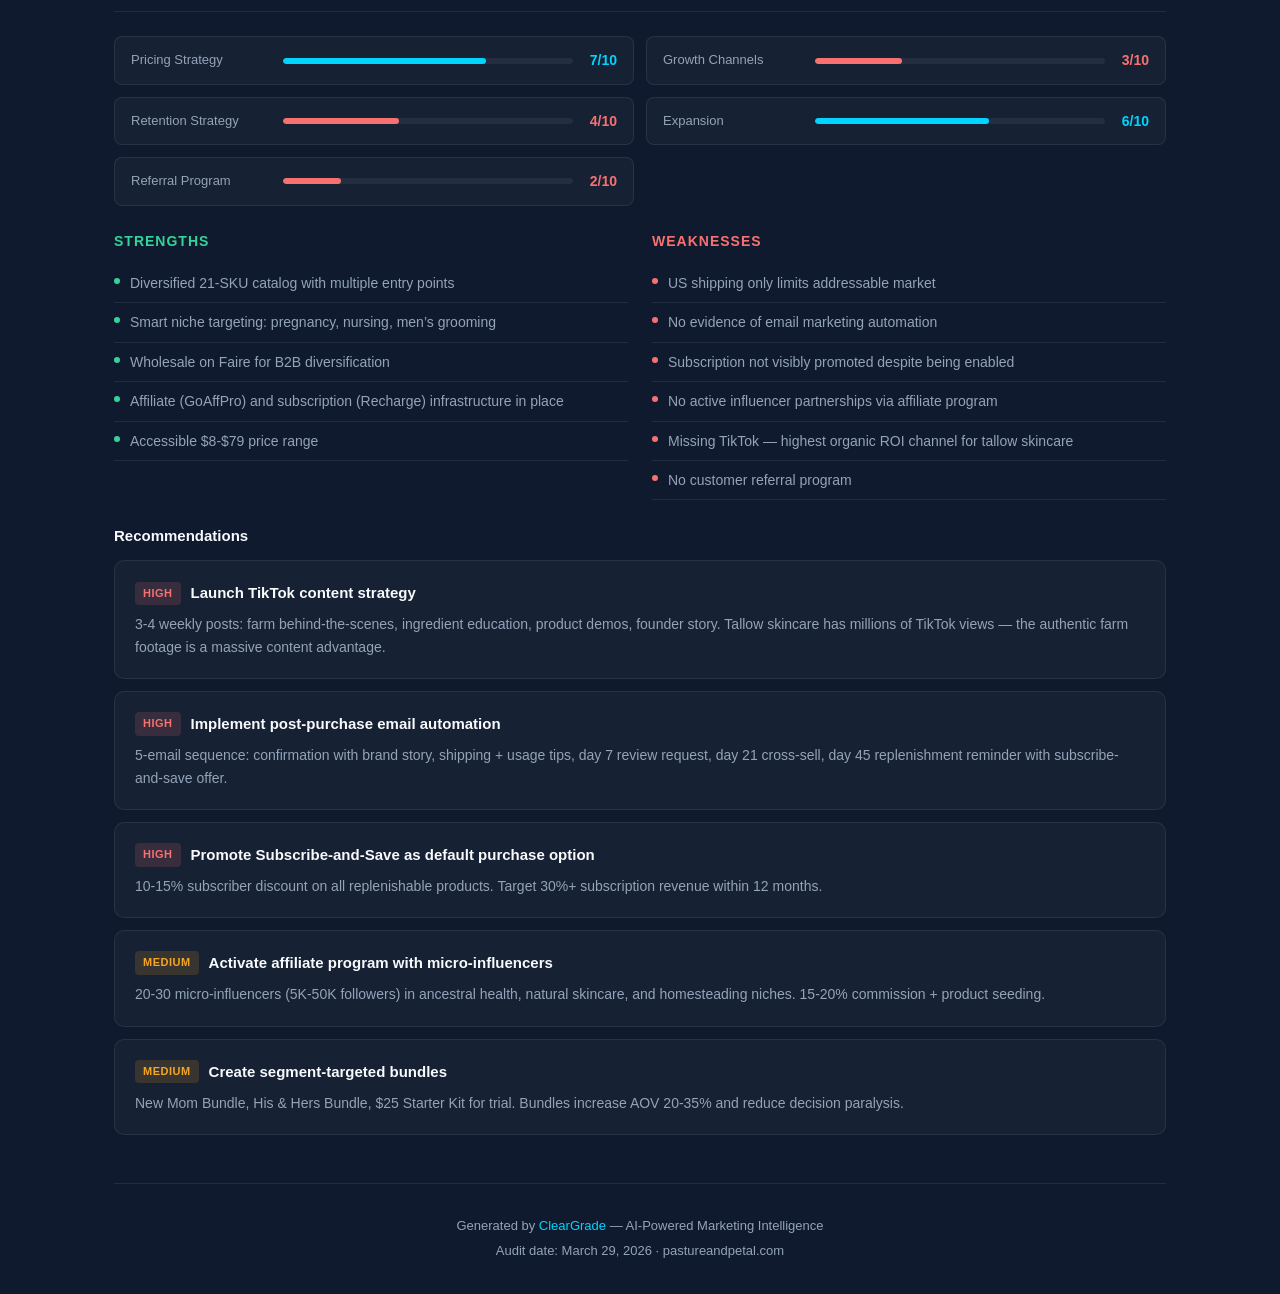
<file: marketing-audit.html>
<!DOCTYPE html>
<html lang="en">
<head>
<meta charset="UTF-8">
<meta name="viewport" content="width=device-width, initial-scale=1.0">
<title>Marketing Audit — Pasture &amp; Petal | ClearGrade</title>
<style>
  :root {
    --navy: #0f1a2e;
    --navy-light: #162240;
    --navy-mid: #1c2d4a;
    --cyan: #00d4ff;
    --cyan-glow: rgba(0,212,255,0.15);
    --amber: #f5a623;
    --amber-glow: rgba(245,166,35,0.15);
    --green: #34d399;
    --green-glow: rgba(52,211,153,0.15);
    --red: #f87171;
    --red-glow: rgba(248,113,113,0.15);
    --purple: #a78bfa;
    --purple-glow: rgba(167,139,250,0.15);
    --text: #e2e8f0;
    --text-dim: #94a3b8;
    --text-bright: #f8fafc;
    --border: rgba(255,255,255,0.08);
    --card-bg: rgba(255,255,255,0.03);
  }

  * { margin: 0; padding: 0; box-sizing: border-box; }

  body {
    font-family: 'DM Sans', -apple-system, BlinkMacSystemFont, 'Segoe UI', sans-serif;
    background: var(--navy);
    color: var(--text);
    line-height: 1.6;
    min-height: 100vh;
  }

  .container { max-width: 1100px; margin: 0 auto; padding: 0 24px; }

  /* Header */
  .audit-header {
    padding: 48px 0 40px;
    border-bottom: 1px solid var(--border);
    margin-bottom: 40px;
  }

  .header-top {
    display: flex;
    justify-content: space-between;
    align-items: flex-start;
    margin-bottom: 32px;
  }

  .brand-info h1 {
    font-size: 32px;
    font-weight: 700;
    color: var(--text-bright);
    margin-bottom: 4px;
  }

  .brand-info .subtitle {
    font-size: 14px;
    color: var(--text-dim);
    letter-spacing: 1.5px;
    text-transform: uppercase;
  }

  .brand-info .url {
    font-size: 14px;
    color: var(--cyan);
    margin-top: 8px;
  }

  .audit-date {
    font-size: 13px;
    color: var(--text-dim);
    text-align: right;
  }

  /* Score Ring */
  .score-section {
    display: flex;
    align-items: center;
    gap: 40px;
    margin-bottom: 40px;
  }

  .score-ring {
    position: relative;
    width: 180px;
    height: 180px;
    flex-shrink: 0;
  }

  .score-ring svg { transform: rotate(-90deg); }

  .score-ring .bg { fill: none; stroke: var(--border); stroke-width: 10; }
  .score-ring .progress { fill: none; stroke: var(--amber); stroke-width: 10; stroke-linecap: round; transition: stroke-dashoffset 1s ease; }

  .score-ring .score-text {
    position: absolute;
    top: 50%;
    left: 50%;
    transform: translate(-50%, -50%);
    text-align: center;
  }

  .score-ring .score-number {
    font-size: 48px;
    font-weight: 700;
    color: var(--amber);
    line-height: 1;
  }

  .score-ring .score-grade {
    font-size: 20px;
    font-weight: 600;
    color: var(--text-dim);
    margin-top: 4px;
  }

  .score-summary {
    flex: 1;
  }

  .score-summary h2 {
    font-size: 22px;
    font-weight: 700;
    color: var(--text-bright);
    margin-bottom: 12px;
  }

  .score-summary p {
    font-size: 15px;
    color: var(--text-dim);
    line-height: 1.7;
  }

  /* Category Cards */
  .categories-grid {
    display: grid;
    grid-template-columns: repeat(3, 1fr);
    gap: 16px;
    margin-bottom: 48px;
  }

  .cat-card {
    background: var(--card-bg);
    border: 1px solid var(--border);
    border-radius: 12px;
    padding: 20px;
    transition: border-color 0.2s;
  }

  .cat-card:hover { border-color: rgba(255,255,255,0.15); }

  .cat-card .cat-label {
    font-size: 12px;
    text-transform: uppercase;
    letter-spacing: 1px;
    color: var(--text-dim);
    margin-bottom: 8px;
  }

  .cat-card .cat-score {
    font-size: 36px;
    font-weight: 700;
    line-height: 1;
    margin-bottom: 4px;
  }

  .cat-card .cat-weight {
    font-size: 12px;
    color: var(--text-dim);
  }

  .cat-card .cat-bar {
    height: 4px;
    background: rgba(255,255,255,0.06);
    border-radius: 2px;
    margin-top: 12px;
    overflow: hidden;
  }

  .cat-card .cat-bar-fill {
    height: 100%;
    border-radius: 2px;
    transition: width 1s ease;
  }

  /* Section Blocks */
  .section { margin-bottom: 48px; }

  .section-header {
    display: flex;
    align-items: center;
    gap: 12px;
    margin-bottom: 24px;
    padding-bottom: 12px;
    border-bottom: 1px solid var(--border);
  }

  .section-header .dot {
    width: 10px;
    height: 10px;
    border-radius: 50%;
    flex-shrink: 0;
  }

  .section-header h2 {
    font-size: 20px;
    font-weight: 700;
    color: var(--text-bright);
  }

  .section-header .section-score {
    margin-left: auto;
    font-size: 24px;
    font-weight: 700;
  }

  /* Detail Bars */
  .detail-grid {
    display: grid;
    grid-template-columns: repeat(2, 1fr);
    gap: 12px;
    margin-bottom: 24px;
  }

  .detail-item {
    display: flex;
    align-items: center;
    gap: 12px;
    padding: 12px 16px;
    background: var(--card-bg);
    border-radius: 8px;
    border: 1px solid var(--border);
  }

  .detail-item .detail-label {
    font-size: 13px;
    color: var(--text-dim);
    min-width: 140px;
  }

  .detail-item .detail-bar {
    flex: 1;
    height: 6px;
    background: rgba(255,255,255,0.06);
    border-radius: 3px;
    overflow: hidden;
  }

  .detail-item .detail-bar-fill {
    height: 100%;
    border-radius: 3px;
  }

  .detail-item .detail-score {
    font-size: 14px;
    font-weight: 600;
    min-width: 32px;
    text-align: right;
  }

  /* Strengths / Weaknesses */
  .sw-grid {
    display: grid;
    grid-template-columns: 1fr 1fr;
    gap: 24px;
    margin-bottom: 24px;
  }

  .sw-col h3 {
    font-size: 14px;
    font-weight: 600;
    text-transform: uppercase;
    letter-spacing: 1px;
    margin-bottom: 12px;
    display: flex;
    align-items: center;
    gap: 8px;
  }

  .sw-col ul {
    list-style: none;
    padding: 0;
  }

  .sw-col li {
    font-size: 14px;
    color: var(--text-dim);
    padding: 8px 0;
    border-bottom: 1px solid var(--border);
    padding-left: 16px;
    position: relative;
  }

  .sw-col li::before {
    content: '';
    position: absolute;
    left: 0;
    top: 14px;
    width: 6px;
    height: 6px;
    border-radius: 50%;
  }

  .strengths li::before { background: var(--green); }
  .weaknesses li::before { background: var(--red); }

  /* Recommendations */
  .rec-list { margin-bottom: 24px; }

  .rec-item {
    background: var(--card-bg);
    border: 1px solid var(--border);
    border-radius: 10px;
    padding: 20px;
    margin-bottom: 12px;
  }

  .rec-item .rec-header {
    display: flex;
    align-items: center;
    gap: 10px;
    margin-bottom: 8px;
  }

  .rec-item .priority-badge {
    font-size: 11px;
    font-weight: 600;
    text-transform: uppercase;
    letter-spacing: 0.5px;
    padding: 3px 8px;
    border-radius: 4px;
  }

  .priority-HIGH { background: var(--red-glow); color: var(--red); }
  .priority-MEDIUM { background: var(--amber-glow); color: var(--amber); }
  .priority-LOW { background: var(--cyan-glow); color: var(--cyan); }

  .rec-item .rec-title {
    font-size: 15px;
    font-weight: 600;
    color: var(--text-bright);
  }

  .rec-item .rec-desc {
    font-size: 14px;
    color: var(--text-dim);
    line-height: 1.6;
  }

  /* Top Priorities */
  .priorities-section { margin-bottom: 48px; }

  .priority-card {
    display: flex;
    gap: 20px;
    padding: 24px;
    background: var(--card-bg);
    border: 1px solid var(--border);
    border-radius: 12px;
    margin-bottom: 12px;
  }

  .priority-rank {
    width: 40px;
    height: 40px;
    border-radius: 50%;
    display: flex;
    align-items: center;
    justify-content: center;
    font-size: 18px;
    font-weight: 700;
    flex-shrink: 0;
    background: var(--cyan-glow);
    color: var(--cyan);
    border: 1px solid rgba(0,212,255,0.3);
  }

  .priority-content h3 {
    font-size: 16px;
    font-weight: 600;
    color: var(--text-bright);
    margin-bottom: 6px;
  }

  .priority-content p {
    font-size: 14px;
    color: var(--text-dim);
    line-height: 1.6;
  }

  .priority-tags {
    display: flex;
    gap: 6px;
    margin-top: 8px;
  }

  .priority-tags span {
    font-size: 11px;
    padding: 2px 8px;
    border-radius: 4px;
    background: rgba(255,255,255,0.05);
    color: var(--text-dim);
  }

  /* Quick Wins */
  .quick-wins {
    background: var(--green-glow);
    border: 1px solid rgba(52,211,153,0.2);
    border-radius: 12px;
    padding: 24px;
    margin-bottom: 48px;
  }

  .quick-wins h2 {
    font-size: 18px;
    font-weight: 700;
    color: var(--green);
    margin-bottom: 16px;
  }

  .quick-wins ol {
    padding-left: 20px;
  }

  .quick-wins li {
    font-size: 14px;
    color: var(--text);
    padding: 6px 0;
  }

  /* Footer */
  .audit-footer {
    padding: 32px 0;
    border-top: 1px solid var(--border);
    text-align: center;
    font-size: 13px;
    color: var(--text-dim);
  }

  .audit-footer a { color: var(--cyan); text-decoration: none; }

  /* Color helpers */
  .color-cyan { color: var(--cyan); }
  .color-amber { color: var(--amber); }
  .color-green { color: var(--green); }
  .color-red { color: var(--red); }
  .color-purple { color: var(--purple); }

  .fill-cyan { background: var(--cyan); }
  .fill-amber { background: var(--amber); }
  .fill-green { background: var(--green); }
  .fill-red { background: var(--red); }
  .fill-purple { background: var(--purple); }

  .bg-cyan { background: var(--cyan); }
  .bg-amber { background: var(--amber); }
  .bg-green { background: var(--green); }
  .bg-red { background: var(--red); }
  .bg-purple { background: var(--purple); }

  @media (max-width: 768px) {
    .header-top { flex-direction: column; gap: 12px; }
    .audit-date { text-align: left; }
    .score-section { flex-direction: column; text-align: center; }
    .categories-grid { grid-template-columns: 1fr 1fr; }
    .detail-grid { grid-template-columns: 1fr; }
    .sw-grid { grid-template-columns: 1fr; }
  }

  @media (max-width: 480px) {
    .categories-grid { grid-template-columns: 1fr; }
  }
</style>
</head>
<body>
<div class="container">

  <!-- Header -->
  <div class="audit-header">
    <div class="header-top">
      <div class="brand-info">
        <div class="subtitle">ClearGrade Marketing Audit</div>
        <h1>Pasture &amp; Petal</h1>
        <div class="url">pastureandpetal.com</div>
      </div>
      <div class="audit-date">
        <div>March 29, 2026</div>
        <div>Natural Skincare (Tallow-Based)</div>
        <div>Shopify / DTC E-commerce</div>
      </div>
    </div>
  </div>

  <!-- Composite Score -->
  <div class="score-section">
    <div class="score-ring">
      <svg width="180" height="180" viewBox="0 0 180 180">
        <circle class="bg" cx="90" cy="90" r="78" />
        <circle class="progress" cx="90" cy="90" r="78" stroke-dasharray="490" stroke-dashoffset="250" />
      </svg>
      <div class="score-text">
        <div class="score-number">49</div>
        <div class="score-grade">D+</div>
      </div>
    </div>
    <div class="score-summary">
      <h2>Marketing Score: 49 / 100</h2>
      <p>Pasture &amp; Petal has a compelling farm-to-skin brand story, a well-developed 21-SKU product catalog, competitive pricing, and meaningful social proof (112 reviews at a perfect 5.0 stars) &mdash; but critical gaps in SEO, content marketing, and online visibility are severely limiting growth. The brand is effectively invisible to the majority of potential customers who discover tallow skincare through search, social media, or editorial content. The good news: several high-impact fixes require minimal effort and can drive immediate improvement.</p>
    </div>
  </div>

  <!-- Category Overview -->
  <div class="categories-grid">
    <div class="cat-card">
      <div class="cat-label">Content &amp; Messaging</div>
      <div class="cat-score color-cyan">57</div>
      <div class="cat-weight">25% weight</div>
      <div class="cat-bar"><div class="cat-bar-fill fill-cyan" style="width:57%"></div></div>
    </div>
    <div class="cat-card">
      <div class="cat-label">Conversion Optimization</div>
      <div class="cat-score color-red">44</div>
      <div class="cat-weight">20% weight</div>
      <div class="cat-bar"><div class="cat-bar-fill fill-red" style="width:44%"></div></div>
    </div>
    <div class="cat-card">
      <div class="cat-label">SEO &amp; Discoverability</div>
      <div class="cat-score color-red">35</div>
      <div class="cat-weight">20% weight</div>
      <div class="cat-bar"><div class="cat-bar-fill fill-red" style="width:35%"></div></div>
    </div>
    <div class="cat-card">
      <div class="cat-label">Competitive Positioning</div>
      <div class="cat-score color-amber">54</div>
      <div class="cat-weight">15% weight</div>
      <div class="cat-bar"><div class="cat-bar-fill fill-amber" style="width:54%"></div></div>
    </div>
    <div class="cat-card">
      <div class="cat-label">Brand &amp; Trust</div>
      <div class="cat-score color-amber">58</div>
      <div class="cat-weight">10% weight</div>
      <div class="cat-bar"><div class="cat-bar-fill fill-amber" style="width:58%"></div></div>
    </div>
    <div class="cat-card">
      <div class="cat-label">Growth &amp; Strategy</div>
      <div class="cat-score color-amber">48</div>
      <div class="cat-weight">10% weight</div>
      <div class="cat-bar"><div class="cat-bar-fill fill-amber" style="width:48%"></div></div>
    </div>
  </div>

  <!-- Top 5 Priorities -->
  <div class="priorities-section">
    <div class="section-header">
      <div class="dot" style="background:var(--cyan)"></div>
      <h2>Top 5 Priorities</h2>
    </div>

    <div class="priority-card">
      <div class="priority-rank">1</div>
      <div class="priority-content">
        <h3>Maximize Social Proof &mdash; Star Ratings on All Product Cards</h3>
        <p>Reviews are active (112 at 5.0 stars via Fera) but star ratings only appear on some product cards. Ensure star ratings display on every product card, and add a testimonial highlight section on the homepage. Send post-purchase emails to keep review volume growing. This is the single highest-impact, lowest-effort improvement available.</p>
        <div class="priority-tags"><span>HIGH impact</span><span>LOW effort</span><span>Content</span><span>Conversion</span><span>Trust</span></div>
      </div>
    </div>

    <div class="priority-card">
      <div class="priority-rank">2</div>
      <div class="priority-content">
        <h3>Fix On-Page SEO Fundamentals</h3>
        <p>Write unique meta titles and descriptions for all pages. Fix the &lsquo;My Store&rsquo; brand in schema markup. Consolidate H1 tags. These are quick Shopify admin fixes with outsized search visibility impact.</p>
        <div class="priority-tags"><span>HIGH impact</span><span>LOW effort</span><span>SEO</span></div>
      </div>
    </div>

    <div class="priority-card">
      <div class="priority-rank">3</div>
      <div class="priority-content">
        <h3>Launch TikTok and Strengthen Instagram Presence</h3>
        <p>Tallow skincare is trending massively on TikTok. Brynn&rsquo;s authentic farm-to-skin story is perfectly suited for short-form video. Start posting 3-4x weekly. Link social accounts from the website. Consolidate Instagram handles.</p>
        <div class="priority-tags"><span>HIGH impact</span><span>MEDIUM effort</span><span>Trust</span><span>Competitive</span><span>Growth</span></div>
      </div>
    </div>

    <div class="priority-card">
      <div class="priority-rank">4</div>
      <div class="priority-content">
        <h3>Start a Tallow Education Blog</h3>
        <p>The /blogs/news section exists but is empty. Publish 2-4 articles monthly targeting tallow skincare search queries. This captures organic traffic, builds authority, and differentiates from competitors who rely solely on social.</p>
        <div class="priority-tags"><span>HIGH impact</span><span>MEDIUM effort</span><span>SEO</span><span>Content</span></div>
      </div>
    </div>

    <div class="priority-card">
      <div class="priority-rank">5</div>
      <div class="priority-content">
        <h3>Implement Email Marketing Automation</h3>
        <p>Build a welcome sequence with first-purchase incentive, post-purchase flow with review requests, and replenishment reminders. Promote subscribe-and-save. Email is the highest-ROI channel for DTC skincare.</p>
        <div class="priority-tags"><span>HIGH impact</span><span>MEDIUM effort</span><span>Conversion</span><span>Growth</span></div>
      </div>
    </div>
  </div>

  <!-- Quick Wins -->
  <div class="quick-wins">
    <h2>10 Quick Wins (Implement This Week)</h2>
    <ol>
      <li>Fix shipping threshold inconsistency ($100 on homepage should be $80)</li>
      <li>Update Shopify store name from &lsquo;My Store&rsquo; to &lsquo;Pasture &amp; Petal&rsquo; in settings</li>
      <li>Add social media links to website footer</li>
      <li>Ensure star ratings display on ALL product cards (currently only some show ratings)</li>
      <li>Add a 10% first-order discount popup for email capture</li>
      <li>Replace &lsquo;Shop now&rsquo; CTA with benefit-driven copy</li>
      <li>Add trust badge icons below add-to-cart buttons</li>
      <li>Write meta descriptions for homepage and top 5 product pages</li>
      <li>Set up Google Business Profile for Fiddlers Green Farm</li>
      <li>Consolidate Instagram to single handle and link from website</li>
    </ol>
  </div>

  <!-- ==================== CONTENT & MESSAGING ==================== -->
  <div class="section">
    <div class="section-header">
      <div class="dot" style="background:var(--cyan)"></div>
      <h2>Content &amp; Messaging</h2>
      <div class="section-score color-cyan">57 / 100</div>
    </div>

    <div class="detail-grid">
      <div class="detail-item">
        <span class="detail-label">Headline Clarity</span>
        <div class="detail-bar"><div class="detail-bar-fill bg-cyan" style="width:70%"></div></div>
        <span class="detail-score color-cyan">7/10</span>
      </div>
      <div class="detail-item">
        <span class="detail-label">Value Proposition</span>
        <div class="detail-bar"><div class="detail-bar-fill bg-amber" style="width:50%"></div></div>
        <span class="detail-score color-amber">5/10</span>
      </div>
      <div class="detail-item">
        <span class="detail-label">Copy Quality</span>
        <div class="detail-bar"><div class="detail-bar-fill bg-cyan" style="width:60%"></div></div>
        <span class="detail-score color-cyan">6/10</span>
      </div>
      <div class="detail-item">
        <span class="detail-label">CTA Effectiveness</span>
        <div class="detail-bar"><div class="detail-bar-fill bg-red" style="width:40%"></div></div>
        <span class="detail-score color-red">4/10</span>
      </div>
      <div class="detail-item">
        <span class="detail-label">Content Depth</span>
        <div class="detail-bar"><div class="detail-bar-fill bg-red" style="width:40%"></div></div>
        <span class="detail-score color-red">4/10</span>
      </div>
      <div class="detail-item">
        <span class="detail-label">Brand Voice</span>
        <div class="detail-bar"><div class="detail-bar-fill bg-cyan" style="width:70%"></div></div>
        <span class="detail-score color-cyan">7/10</span>
      </div>
      <div class="detail-item">
        <span class="detail-label">Social Proof</span>
        <div class="detail-bar"><div class="detail-bar-fill bg-amber" style="width:50%"></div></div>
        <span class="detail-score color-amber">5/10</span>
      </div>
    </div>

    <div class="sw-grid">
      <div class="sw-col strengths">
        <h3><span style="color:var(--green)">Strengths</span></h3>
        <ul>
          <li>Farm-to-skin authenticity with named farm and ancestral traditions</li>
          <li>Effective &ldquo;Why Tallow?&rdquo; educational content addresses primary objections</li>
          <li>Creative, evocative product naming reinforces botanical positioning</li>
          <li>Well-organized 21-SKU catalog across face, body, lip, specialty, bundles</li>
          <li>Comprehensive 16-question FAQ demonstrates transparency</li>
          <li>Clear hero messaging communicates core differentiator immediately</li>
          <li>112 customer reviews at 5.0 stars displayed on homepage via Fera widget with individual review cards</li>
        </ul>
      </div>
      <div class="sw-col weaknesses">
        <h3><span style="color:var(--red)">Weaknesses</span></h3>
        <ul>
          <li>Reviews exist (112 at 5.0) but star ratings only shown on some product cards, not all</li>
          <li>Shipping threshold inconsistency: $100 on homepage vs $80 in policy</li>
          <li>Generic email signup with no incentive to subscribe</li>
          <li>No social media links visible anywhere on site</li>
          <li>Product cards lack persuasive descriptions and ingredient storytelling</li>
          <li>No blog or content marketing presence for organic search</li>
          <li>About page missing visual storytelling (photos of founder, farm, process)</li>
        </ul>
      </div>
    </div>

    <h3 style="font-size:15px; font-weight:600; color:var(--text-bright); margin-bottom:12px;">Recommendations</h3>
    <div class="rec-list">
      <div class="rec-item">
        <div class="rec-header"><span class="priority-badge priority-HIGH">HIGH</span><span class="rec-title">Ensure star ratings display consistently on all product cards</span></div>
        <div class="rec-desc">Reviews are active (112 at 5.0 via Fera) but star ratings only appear on some product cards. Ensure every product card shows star ratings. Add a featured testimonial carousel below hero section to maximize social proof visibility.</div>
      </div>
      <div class="rec-item">
        <div class="rec-header"><span class="priority-badge priority-HIGH">HIGH</span><span class="rec-title">Fix shipping threshold inconsistency</span></div>
        <div class="rec-desc">Reconcile $100 (homepage) vs $80 (policy). Use the lower $80 figure and add a dynamic cart progress bar showing distance to free shipping.</div>
      </div>
      <div class="rec-item">
        <div class="rec-header"><span class="priority-badge priority-HIGH">HIGH</span><span class="rec-title">Replace generic email signup with incentive-driven opt-in</span></div>
        <div class="rec-desc">Offer 10-15% first-order discount or free &ldquo;Tallow Skincare Starter Guide&rdquo; PDF. Skincare DTC brands see 3-5x higher signup rates with tangible incentives.</div>
      </div>
      <div class="rec-item">
        <div class="rec-header"><span class="priority-badge priority-HIGH">HIGH</span><span class="rec-title">Launch a blog for SEO traffic</span></div>
        <div class="rec-desc">Monthly cadence of 2-4 articles targeting &ldquo;tallow skincare benefits,&rdquo; &ldquo;grass-fed tallow for face,&rdquo; &ldquo;natural skincare for sensitive skin.&rdquo; Existing FAQ content can be expanded into full articles.</div>
      </div>
      <div class="rec-item">
        <div class="rec-header"><span class="priority-badge priority-MEDIUM">MEDIUM</span><span class="rec-title">Enrich product copy with sensory storytelling</span></div>
        <div class="rec-desc">Lead with a sensory hook, list key active ingredients with benefits, include usage instructions and skin type suitability. Critical for premium-priced niche products.</div>
      </div>
      <div class="rec-item">
        <div class="rec-header"><span class="priority-badge priority-MEDIUM">MEDIUM</span><span class="rec-title">Strengthen hero CTA with guided entry point</span></div>
        <div class="rec-desc">Add a skin quiz or &ldquo;New to tallow?&rdquo; pathway. For a niche category, guided entry reduces friction and builds confidence before the cart.</div>
      </div>
      <div class="rec-item">
        <div class="rec-header"><span class="priority-badge priority-MEDIUM">MEDIUM</span><span class="rec-title">Humanize About page with visual storytelling</span></div>
        <div class="rec-desc">Add photos of Brynn formulating, the farm, cattle grazing, production process. For a farm-to-skin brand, showing the source is the most powerful trust signal.</div>
      </div>
    </div>
  </div>

  <!-- ==================== CONVERSION OPTIMIZATION ==================== -->
  <div class="section">
    <div class="section-header">
      <div class="dot" style="background:var(--red)"></div>
      <h2>Conversion Optimization</h2>
      <div class="section-score color-red">44 / 100</div>
    </div>

    <div class="detail-grid">
      <div class="detail-item">
        <span class="detail-label">CTA Design</span>
        <div class="detail-bar"><div class="detail-bar-fill bg-red" style="width:40%"></div></div>
        <span class="detail-score color-red">4/10</span>
      </div>
      <div class="detail-item">
        <span class="detail-label">Social Proof</span>
        <div class="detail-bar"><div class="detail-bar-fill bg-amber" style="width:50%"></div></div>
        <span class="detail-score color-amber">5/10</span>
      </div>
      <div class="detail-item">
        <span class="detail-label">Friction Reduction</span>
        <div class="detail-bar"><div class="detail-bar-fill bg-amber" style="width:50%"></div></div>
        <span class="detail-score color-amber">5/10</span>
      </div>
      <div class="detail-item">
        <span class="detail-label">Urgency / Scarcity</span>
        <div class="detail-bar"><div class="detail-bar-fill bg-red" style="width:10%"></div></div>
        <span class="detail-score color-red">1/10</span>
      </div>
      <div class="detail-item">
        <span class="detail-label">Checkout Flow</span>
        <div class="detail-bar"><div class="detail-bar-fill bg-cyan" style="width:60%"></div></div>
        <span class="detail-score color-cyan">6/10</span>
      </div>
      <div class="detail-item">
        <span class="detail-label">Lead Capture</span>
        <div class="detail-bar"><div class="detail-bar-fill bg-red" style="width:30%"></div></div>
        <span class="detail-score color-red">3/10</span>
      </div>
    </div>

    <div class="sw-grid">
      <div class="sw-col strengths">
        <h3><span style="color:var(--green)">Strengths</span></h3>
        <ul>
          <li>Accessible $8 entry point (Lip Butter) drives trial purchases</li>
          <li>Free shipping at $80 encourages cart upsizing</li>
          <li>Add-to-cart buttons on homepage reduce clicks to purchase</li>
          <li>Accelerated checkout (Shop Pay, Apple Pay, Google Pay) enabled</li>
          <li>Recharge subscription platform ready for recurring revenue</li>
          <li>112 verified reviews at 5.0 stars displayed prominently on homepage</li>
        </ul>
      </div>
      <div class="sw-col weaknesses">
        <h3><span style="color:var(--red)">Weaknesses</span></h3>
        <ul>
          <li>Reviews visible on homepage but star ratings not consistently shown across all product cards</li>
          <li>No urgency or scarcity elements anywhere on site</li>
          <li>Generic CTA copy (&ldquo;Shop now&rdquo;) lacks emotional pull</li>
          <li>Email signup offers no tangible incentive</li>
          <li>Return policy vague: &ldquo;reach out via contact page&rdquo;</li>
          <li>No trust signals near purchase decision points</li>
          <li>No cross-sell or bundle suggestions on homepage</li>
        </ul>
      </div>
    </div>

    <h3 style="font-size:15px; font-weight:600; color:var(--text-bright); margin-bottom:12px;">Recommendations</h3>
    <div class="rec-list">
      <div class="rec-item">
        <div class="rec-header"><span class="priority-badge priority-HIGH">HIGH</span><span class="rec-title">Add customer reviews and star ratings to product cards</span></div>
        <div class="rec-desc">Display star ratings on every product card. Feature 2-3 rotating testimonials with photos between products and email signup.</div>
      </div>
      <div class="rec-item">
        <div class="rec-header"><span class="priority-badge priority-HIGH">HIGH</span><span class="rec-title">Offer first-purchase incentive on email signup</span></div>
        <div class="rec-desc">10-15% off first order in exchange for email. Use a timed popup (15-second delay or exit-intent) rather than only the footer form.</div>
      </div>
      <div class="rec-item">
        <div class="rec-header"><span class="priority-badge priority-HIGH">HIGH</span><span class="rec-title">Add trust badges near add-to-cart buttons</span></div>
        <div class="rec-desc">Icons: 100% Grass-Fed | Made in Maryland | 30-Day Satisfaction Guarantee. Reduces perceived risk at the decision point.</div>
      </div>
      <div class="rec-item">
        <div class="rec-header"><span class="priority-badge priority-HIGH">HIGH</span><span class="rec-title">Implement clear 30-day satisfaction guarantee</span></div>
        <div class="rec-desc">Replace vague &ldquo;reach out via contact page&rdquo; with explicit guarantee displayed on product pages, cart, and checkout. Can lift conversion 5-15%.</div>
      </div>
      <div class="rec-item">
        <div class="rec-header"><span class="priority-badge priority-MEDIUM">MEDIUM</span><span class="rec-title">Display free shipping progress bar in cart</span></div>
        <div class="rec-desc">&ldquo;You're $22 away from free shipping!&rdquo; with progress bar in slide-out cart. Proven to increase AOV 15-25% in DTC e-commerce.</div>
      </div>
      <div class="rec-item">
        <div class="rec-header"><span class="priority-badge priority-MEDIUM">MEDIUM</span><span class="rec-title">Add starter bundle promotion on homepage</span></div>
        <div class="rec-desc">Curated starter set (Perennial Glow + Lip Butter + sample) at slight discount. Reduces decision fatigue and pushes past free shipping threshold.</div>
      </div>
      <div class="rec-item">
        <div class="rec-header"><span class="priority-badge priority-MEDIUM">MEDIUM</span><span class="rec-title">Promote Subscribe &amp; Save on featured products</span></div>
        <div class="rec-desc">Add &ldquo;Subscribe &amp; Save 15%&rdquo; toggle on product cards. Skincare is high-replenishment &mdash; visible subscriptions capture higher-LTV customers.</div>
      </div>
    </div>
  </div>

  <!-- ==================== SEO & DISCOVERABILITY ==================== -->
  <div class="section">
    <div class="section-header">
      <div class="dot" style="background:var(--red)"></div>
      <h2>SEO &amp; Discoverability</h2>
      <div class="section-score color-red">35 / 100</div>
    </div>

    <div class="detail-grid">
      <div class="detail-item">
        <span class="detail-label">On-Page SEO</span>
        <div class="detail-bar"><div class="detail-bar-fill bg-red" style="width:30%"></div></div>
        <span class="detail-score color-red">3/10</span>
      </div>
      <div class="detail-item">
        <span class="detail-label">Technical SEO</span>
        <div class="detail-bar"><div class="detail-bar-fill bg-cyan" style="width:60%"></div></div>
        <span class="detail-score color-cyan">6/10</span>
      </div>
      <div class="detail-item">
        <span class="detail-label">Content Strategy</span>
        <div class="detail-bar"><div class="detail-bar-fill bg-red" style="width:10%"></div></div>
        <span class="detail-score color-red">1/10</span>
      </div>
      <div class="detail-item">
        <span class="detail-label">Site Architecture</span>
        <div class="detail-bar"><div class="detail-bar-fill bg-amber" style="width:50%"></div></div>
        <span class="detail-score color-amber">5/10</span>
      </div>
      <div class="detail-item">
        <span class="detail-label">Local SEO</span>
        <div class="detail-bar"><div class="detail-bar-fill bg-red" style="width:10%"></div></div>
        <span class="detail-score color-red">1/10</span>
      </div>
      <div class="detail-item">
        <span class="detail-label">Mobile Optimization</span>
        <div class="detail-bar"><div class="detail-bar-fill bg-cyan" style="width:60%"></div></div>
        <span class="detail-score color-cyan">6/10</span>
      </div>
    </div>

    <div class="sw-grid">
      <div class="sw-col strengths">
        <h3><span style="color:var(--green)">Strengths</span></h3>
        <ul>
          <li>Shopify auto-generates valid XML sitemap</li>
          <li>Product pages include structured Product schema</li>
          <li>Clean, keyword-rich URL slugs</li>
          <li>Primary H1 targets money keyword</li>
          <li>Well-configured robots.txt</li>
          <li>Backlinks from Faire and Awesome Foundation</li>
          <li>Open Graph and Twitter Card meta tags present on all pages (Shopify-generated)</li>
        </ul>
      </div>
      <div class="sw-col weaknesses">
        <h3><span style="color:var(--red)">Weaknesses</span></h3>
        <ul>
          <li>Only ~4 pages indexed by Google despite 20+ product pages</li>
          <li>Homepage title is just &ldquo;Pasture &amp; Petal&rdquo; with no keywords</li>
          <li>Meta descriptions absent across the site</li>
          <li>Multiple H1 tags on homepage dilute keyword signal</li>
          <li>Zero blog content &mdash; /blogs/news exists but is empty</li>
          <li>Not listed on any &ldquo;best tallow skincare&rdquo; roundup articles</li>
          <li>Product schema uses &ldquo;My Store&rdquo; instead of brand name</li>
          <li>No Google Business Profile for farm-based business</li>
          <li>Extremely low domain authority with almost no backlinks</li>
        </ul>
      </div>
    </div>

    <h3 style="font-size:15px; font-weight:600; color:var(--text-bright); margin-bottom:12px;">Recommendations</h3>
    <div class="rec-list">
      <div class="rec-item">
        <div class="rec-header"><span class="priority-badge priority-HIGH">HIGH</span><span class="rec-title">Write unique meta titles and descriptions for every page</span></div>
        <div class="rec-desc">Homepage: &ldquo;Pasture &amp; Petal | 100% Grass-Fed Tallow Skincare &mdash; Handmade in Maryland.&rdquo; Each product needs a 150-160 char meta description with ingredients and benefits.</div>
      </div>
      <div class="rec-item">
        <div class="rec-header"><span class="priority-badge priority-HIGH">HIGH</span><span class="rec-title">Fix Product schema &mdash; replace &lsquo;My Store&rsquo; with &lsquo;Pasture &amp; Petal&rsquo;</span></div>
        <div class="rec-desc">Update in Shopify Admin &gt; Settings &gt; General. This undermines rich snippet eligibility and brand entity recognition.</div>
      </div>
      <div class="rec-item">
        <div class="rec-header"><span class="priority-badge priority-HIGH">HIGH</span><span class="rec-title">Consolidate to single H1 per page</span></div>
        <div class="rec-desc">Keep &ldquo;100% Grass-Fed Tallow Skincare&rdquo; as the H1, demote &ldquo;Embrace Simplicity&rdquo; and &ldquo;Why Tallow?&rdquo; to H2.</div>
      </div>
      <div class="rec-item">
        <div class="rec-header"><span class="priority-badge priority-HIGH">HIGH</span><span class="rec-title">Set up Google Business Profile</span></div>
        <div class="rec-desc">Claim GBP for Fiddlers Green Farm, Taneytown, MD. Enables Google Maps visibility, local pack rankings, and review collection.</div>
      </div>
      <div class="rec-item">
        <div class="rec-header"><span class="priority-badge priority-MEDIUM">MEDIUM</span><span class="rec-title">Pursue inclusion in tallow skincare roundup articles</span></div>
        <div class="rec-desc">Pitch to The Good Trade, MindBodyGreen, SkinSort, Wellness Mama. The farm story and Awesome Foundation grant make a compelling editorial angle.</div>
      </div>
      <div class="rec-item">
        <div class="rec-header"><span class="priority-badge priority-MEDIUM">MEDIUM</span><span class="rec-title">Write descriptive alt text for all product images</span></div>
        <div class="rec-desc">Replace &ldquo;Bare Balm image 3&rdquo; with &ldquo;Bare Balm grass-fed tallow moisturizer in amber jar.&rdquo; Improves image search and accessibility.</div>
      </div>
    </div>
  </div>

  <!-- ==================== COMPETITIVE POSITIONING ==================== -->
  <div class="section">
    <div class="section-header">
      <div class="dot" style="background:var(--amber)"></div>
      <h2>Competitive Positioning</h2>
      <div class="section-score color-amber">54 / 100</div>
    </div>

    <div class="detail-grid">
      <div class="detail-item">
        <span class="detail-label">Differentiation</span>
        <div class="detail-bar"><div class="detail-bar-fill bg-cyan" style="width:70%"></div></div>
        <span class="detail-score color-cyan">7/10</span>
      </div>
      <div class="detail-item">
        <span class="detail-label">Pricing</span>
        <div class="detail-bar"><div class="detail-bar-fill bg-green" style="width:80%"></div></div>
        <span class="detail-score color-green">8/10</span>
      </div>
      <div class="detail-item">
        <span class="detail-label">Brand Positioning</span>
        <div class="detail-bar"><div class="detail-bar-fill bg-cyan" style="width:60%"></div></div>
        <span class="detail-score color-cyan">6/10</span>
      </div>
      <div class="detail-item">
        <span class="detail-label">Online Visibility</span>
        <div class="detail-bar"><div class="detail-bar-fill bg-red" style="width:20%"></div></div>
        <span class="detail-score color-red">2/10</span>
      </div>
      <div class="detail-item">
        <span class="detail-label">Product Range</span>
        <div class="detail-bar"><div class="detail-bar-fill bg-cyan" style="width:70%"></div></div>
        <span class="detail-score color-cyan">7/10</span>
      </div>
    </div>

    <p style="font-size:14px; color:var(--text-dim); margin-bottom:24px;">
      <strong style="color:var(--text-bright)">Market context:</strong> The tallow balm segment is $277-352M (2025), growing at 8.3% CAGR through 2035. North America holds 47.4% market share. Key trends include ancestral skincare going mainstream, clean beauty adoption, and TikTok/Instagram driving virality.
    </p>

    <div class="sw-grid">
      <div class="sw-col strengths">
        <h3><span style="color:var(--green)">Strengths vs. Competitors</span></h3>
        <ul>
          <li>Dual farm-sourced ingredients (tallow + raw honey) unmatched by competitors</li>
          <li>Competitive pricing undercuts Primally Pure and Toups by 15-30%</li>
          <li>21 SKUs rivals larger brands&rsquo; product breadth</li>
          <li>Specialty products (pregnancy, nursing, men&rsquo;s) carve underserved niches</li>
          <li>No-water formulation is a genuine differentiator</li>
          <li>Awesome Foundation grant provides third-party validation</li>
          <li>Retail presence in Mom's Organic Market (27 locations) provides significant physical distribution</li>
        </ul>
      </div>
      <div class="sw-col weaknesses">
        <h3><span style="color:var(--red)">Weaknesses vs. Competitors</span></h3>
        <ul>
          <li>Social following: &lt;2K vs Primally Pure 563K, Toups 122K, Ancestral 109K</li>
          <li>No press coverage vs competitors in US Weekly, Yahoo News, Real Simple</li>
          <li>US-only shipping vs competitors serving international markets</li>
          <li>112 reviews vs Nefertem&rsquo;s 10,000+ &mdash; growing but still far behind established competitors</li>
          <li>No TikTok presence despite tallow skincare trending on platform</li>
          <li>Very low domain authority compared to established competitors</li>
        </ul>
      </div>
    </div>
  </div>

  <!-- ==================== BRAND & TRUST ==================== -->
  <div class="section">
    <div class="section-header">
      <div class="dot" style="background:var(--purple)"></div>
      <h2>Brand &amp; Trust</h2>
      <div class="section-score color-purple">58 / 100</div>
    </div>

    <div class="detail-grid">
      <div class="detail-item">
        <span class="detail-label">Brand Consistency</span>
        <div class="detail-bar"><div class="detail-bar-fill bg-cyan" style="width:70%"></div></div>
        <span class="detail-score color-cyan">7/10</span>
      </div>
      <div class="detail-item">
        <span class="detail-label">Trust Signals</span>
        <div class="detail-bar"><div class="detail-bar-fill bg-amber" style="width:50%"></div></div>
        <span class="detail-score color-amber">5/10</span>
      </div>
      <div class="detail-item">
        <span class="detail-label">Social Proof</span>
        <div class="detail-bar"><div class="detail-bar-fill bg-amber" style="width:50%"></div></div>
        <span class="detail-score color-amber">5/10</span>
      </div>
      <div class="detail-item">
        <span class="detail-label">Visual Identity</span>
        <div class="detail-bar"><div class="detail-bar-fill bg-cyan" style="width:70%"></div></div>
        <span class="detail-score color-cyan">7/10</span>
      </div>
      <div class="detail-item">
        <span class="detail-label">Brand Story</span>
        <div class="detail-bar"><div class="detail-bar-fill bg-green" style="width:80%"></div></div>
        <span class="detail-score color-green">8/10</span>
      </div>
    </div>

    <div class="sw-grid">
      <div class="sw-col strengths">
        <h3><span style="color:var(--green)">Strengths</span></h3>
        <ul>
          <li>Authentic founder story rooted in farm ownership &mdash; strongest brand asset</li>
          <li>Consistent visual identity: earth tones, pastoral imagery, clean typography</li>
          <li>Educational, wellness-focused brand voice differentiates from generic skincare</li>
          <li>Strong tagline hierarchy combining functional and aspirational messaging</li>
        </ul>
      </div>
      <div class="sw-col weaknesses">
        <h3><span style="color:var(--red)">Weaknesses</span></h3>
        <ul>
          <li>112 reviews at 5.0 displayed on homepage; star ratings on some product cards</li>
          <li>Social media links missing from website despite having Instagram</li>
          <li>Fragmented Instagram (two handles found)</li>
          <li>No TikTok, certifications, or press mentions</li>
        </ul>
      </div>
    </div>
  </div>

  <!-- ==================== GROWTH & STRATEGY ==================== -->
  <div class="section">
    <div class="section-header">
      <div class="dot" style="background:var(--amber)"></div>
      <h2>Growth &amp; Strategy</h2>
      <div class="section-score color-amber">48 / 100</div>
    </div>

    <div class="detail-grid">
      <div class="detail-item">
        <span class="detail-label">Pricing Strategy</span>
        <div class="detail-bar"><div class="detail-bar-fill bg-cyan" style="width:70%"></div></div>
        <span class="detail-score color-cyan">7/10</span>
      </div>
      <div class="detail-item">
        <span class="detail-label">Growth Channels</span>
        <div class="detail-bar"><div class="detail-bar-fill bg-red" style="width:30%"></div></div>
        <span class="detail-score color-red">3/10</span>
      </div>
      <div class="detail-item">
        <span class="detail-label">Retention Strategy</span>
        <div class="detail-bar"><div class="detail-bar-fill bg-red" style="width:40%"></div></div>
        <span class="detail-score color-red">4/10</span>
      </div>
      <div class="detail-item">
        <span class="detail-label">Expansion</span>
        <div class="detail-bar"><div class="detail-bar-fill bg-cyan" style="width:60%"></div></div>
        <span class="detail-score color-cyan">6/10</span>
      </div>
      <div class="detail-item">
        <span class="detail-label">Referral Program</span>
        <div class="detail-bar"><div class="detail-bar-fill bg-red" style="width:20%"></div></div>
        <span class="detail-score color-red">2/10</span>
      </div>
    </div>

    <div class="sw-grid">
      <div class="sw-col strengths">
        <h3><span style="color:var(--green)">Strengths</span></h3>
        <ul>
          <li>Diversified 21-SKU catalog with multiple entry points</li>
          <li>Smart niche targeting: pregnancy, nursing, men&rsquo;s grooming</li>
          <li>Wholesale on Faire for B2B diversification</li>
          <li>Affiliate (GoAffPro) and subscription (Recharge) infrastructure in place</li>
          <li>Accessible $8-$79 price range</li>
        </ul>
      </div>
      <div class="sw-col weaknesses">
        <h3><span style="color:var(--red)">Weaknesses</span></h3>
        <ul>
          <li>US shipping only limits addressable market</li>
          <li>No evidence of email marketing automation</li>
          <li>Subscription not visibly promoted despite being enabled</li>
          <li>No active influencer partnerships via affiliate program</li>
          <li>Missing TikTok &mdash; highest organic ROI channel for tallow skincare</li>
          <li>No customer referral program</li>
        </ul>
      </div>
    </div>

    <h3 style="font-size:15px; font-weight:600; color:var(--text-bright); margin-bottom:12px;">Recommendations</h3>
    <div class="rec-list">
      <div class="rec-item">
        <div class="rec-header"><span class="priority-badge priority-HIGH">HIGH</span><span class="rec-title">Launch TikTok content strategy</span></div>
        <div class="rec-desc">3-4 weekly posts: farm behind-the-scenes, ingredient education, product demos, founder story. Tallow skincare has millions of TikTok views &mdash; the authentic farm footage is a massive content advantage.</div>
      </div>
      <div class="rec-item">
        <div class="rec-header"><span class="priority-badge priority-HIGH">HIGH</span><span class="rec-title">Implement post-purchase email automation</span></div>
        <div class="rec-desc">5-email sequence: confirmation with brand story, shipping + usage tips, day 7 review request, day 21 cross-sell, day 45 replenishment reminder with subscribe-and-save offer.</div>
      </div>
      <div class="rec-item">
        <div class="rec-header"><span class="priority-badge priority-HIGH">HIGH</span><span class="rec-title">Promote Subscribe-and-Save as default purchase option</span></div>
        <div class="rec-desc">10-15% subscriber discount on all replenishable products. Target 30%+ subscription revenue within 12 months.</div>
      </div>
      <div class="rec-item">
        <div class="rec-header"><span class="priority-badge priority-MEDIUM">MEDIUM</span><span class="rec-title">Activate affiliate program with micro-influencers</span></div>
        <div class="rec-desc">20-30 micro-influencers (5K-50K followers) in ancestral health, natural skincare, and homesteading niches. 15-20% commission + product seeding.</div>
      </div>
      <div class="rec-item">
        <div class="rec-header"><span class="priority-badge priority-MEDIUM">MEDIUM</span><span class="rec-title">Create segment-targeted bundles</span></div>
        <div class="rec-desc">New Mom Bundle, His &amp; Hers Bundle, $25 Starter Kit for trial. Bundles increase AOV 20-35% and reduce decision paralysis.</div>
      </div>
    </div>
  </div>

  <!-- Footer -->
  <div class="audit-footer">
    <p>Generated by <a href="https://cleargrade.co">ClearGrade</a> &mdash; AI-Powered Marketing Intelligence</p>
    <p style="margin-top:4px;">Audit date: March 29, 2026 &middot; pastureandpetal.com</p>
  </div>

</div>
</body>
</html>
</file>
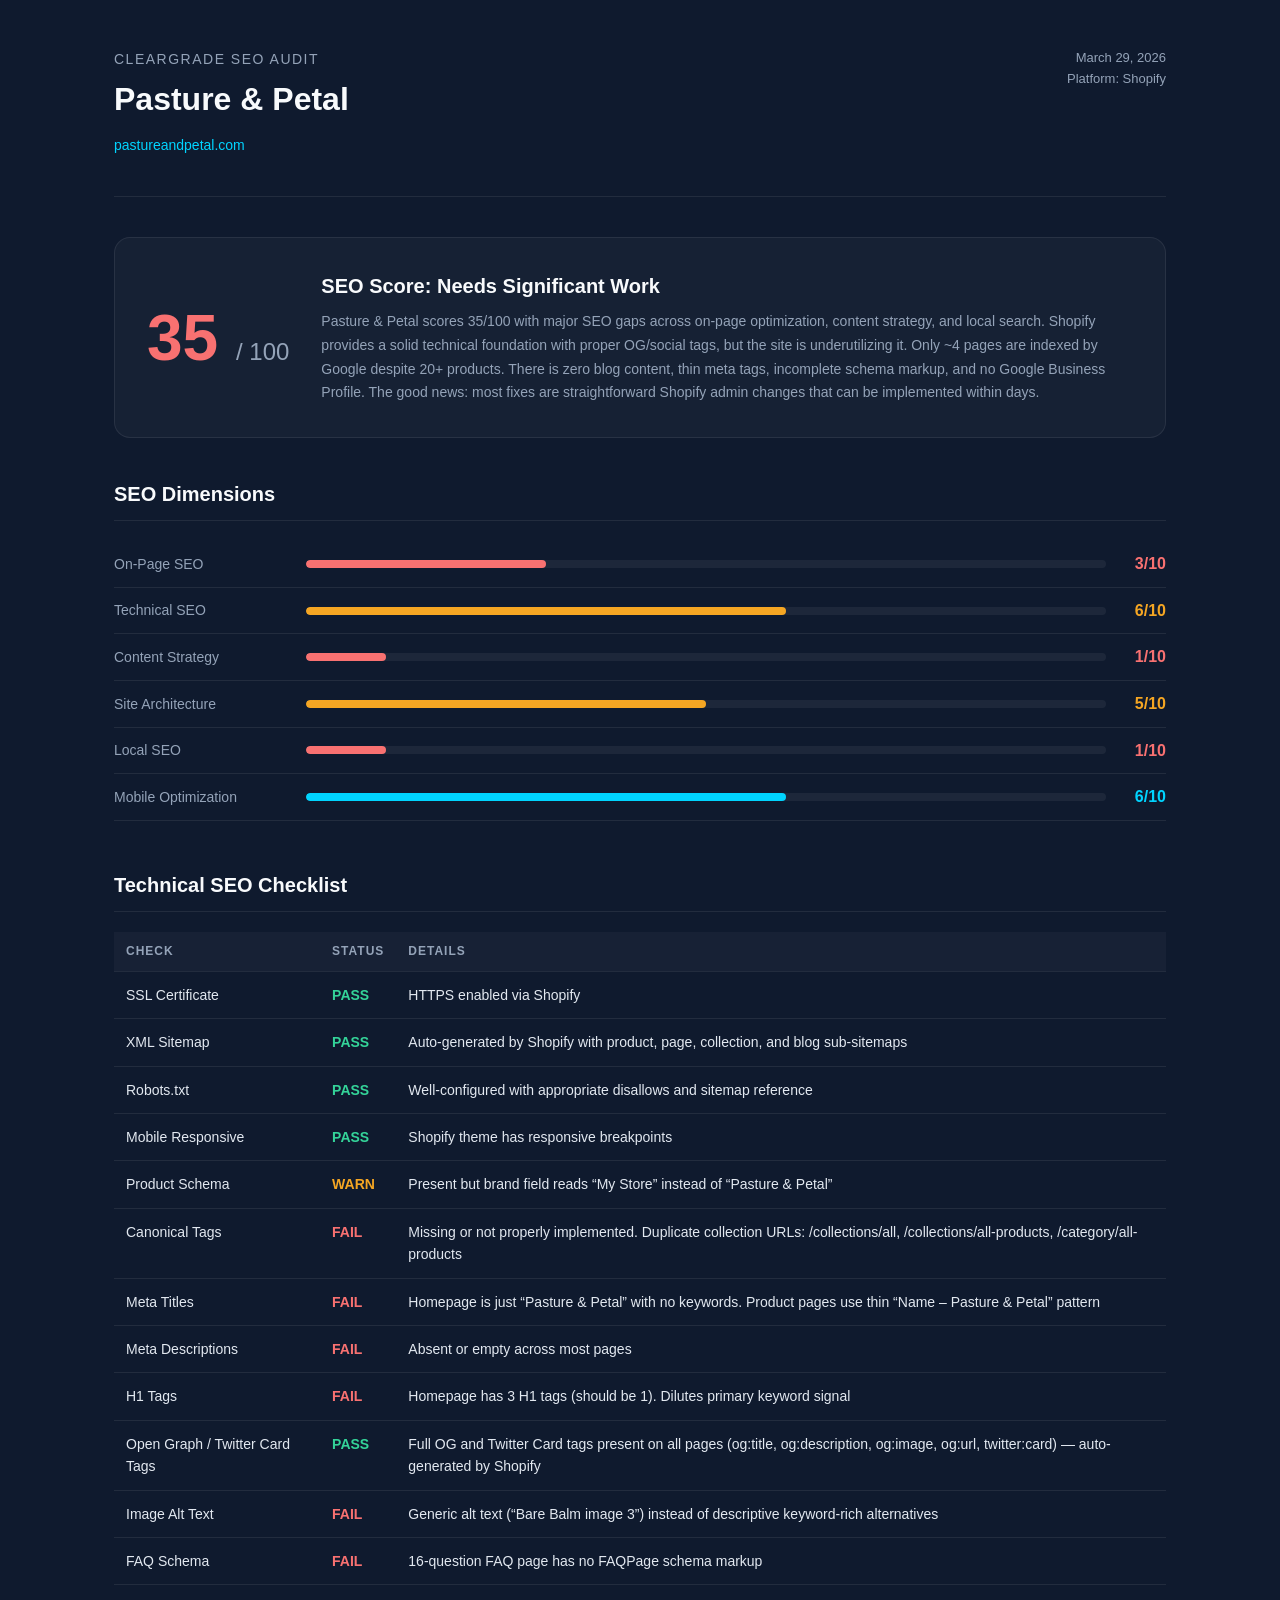
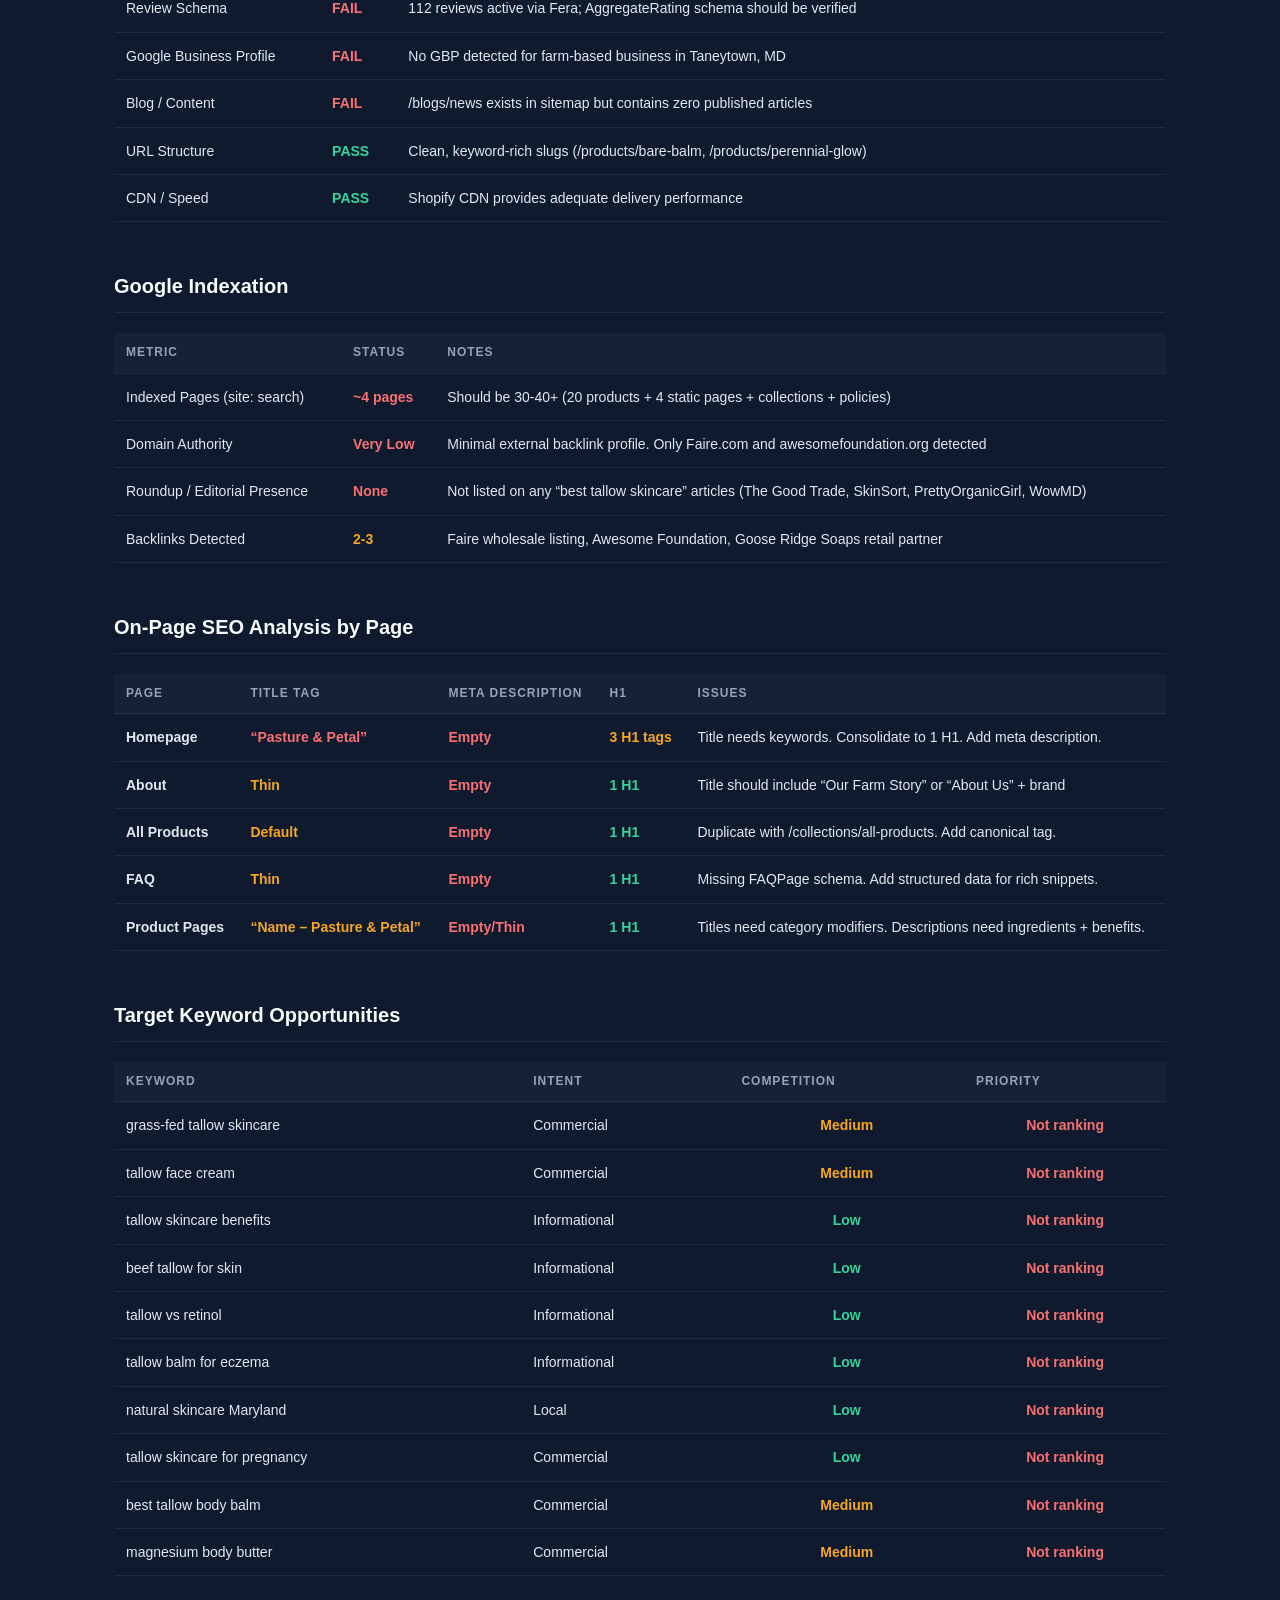
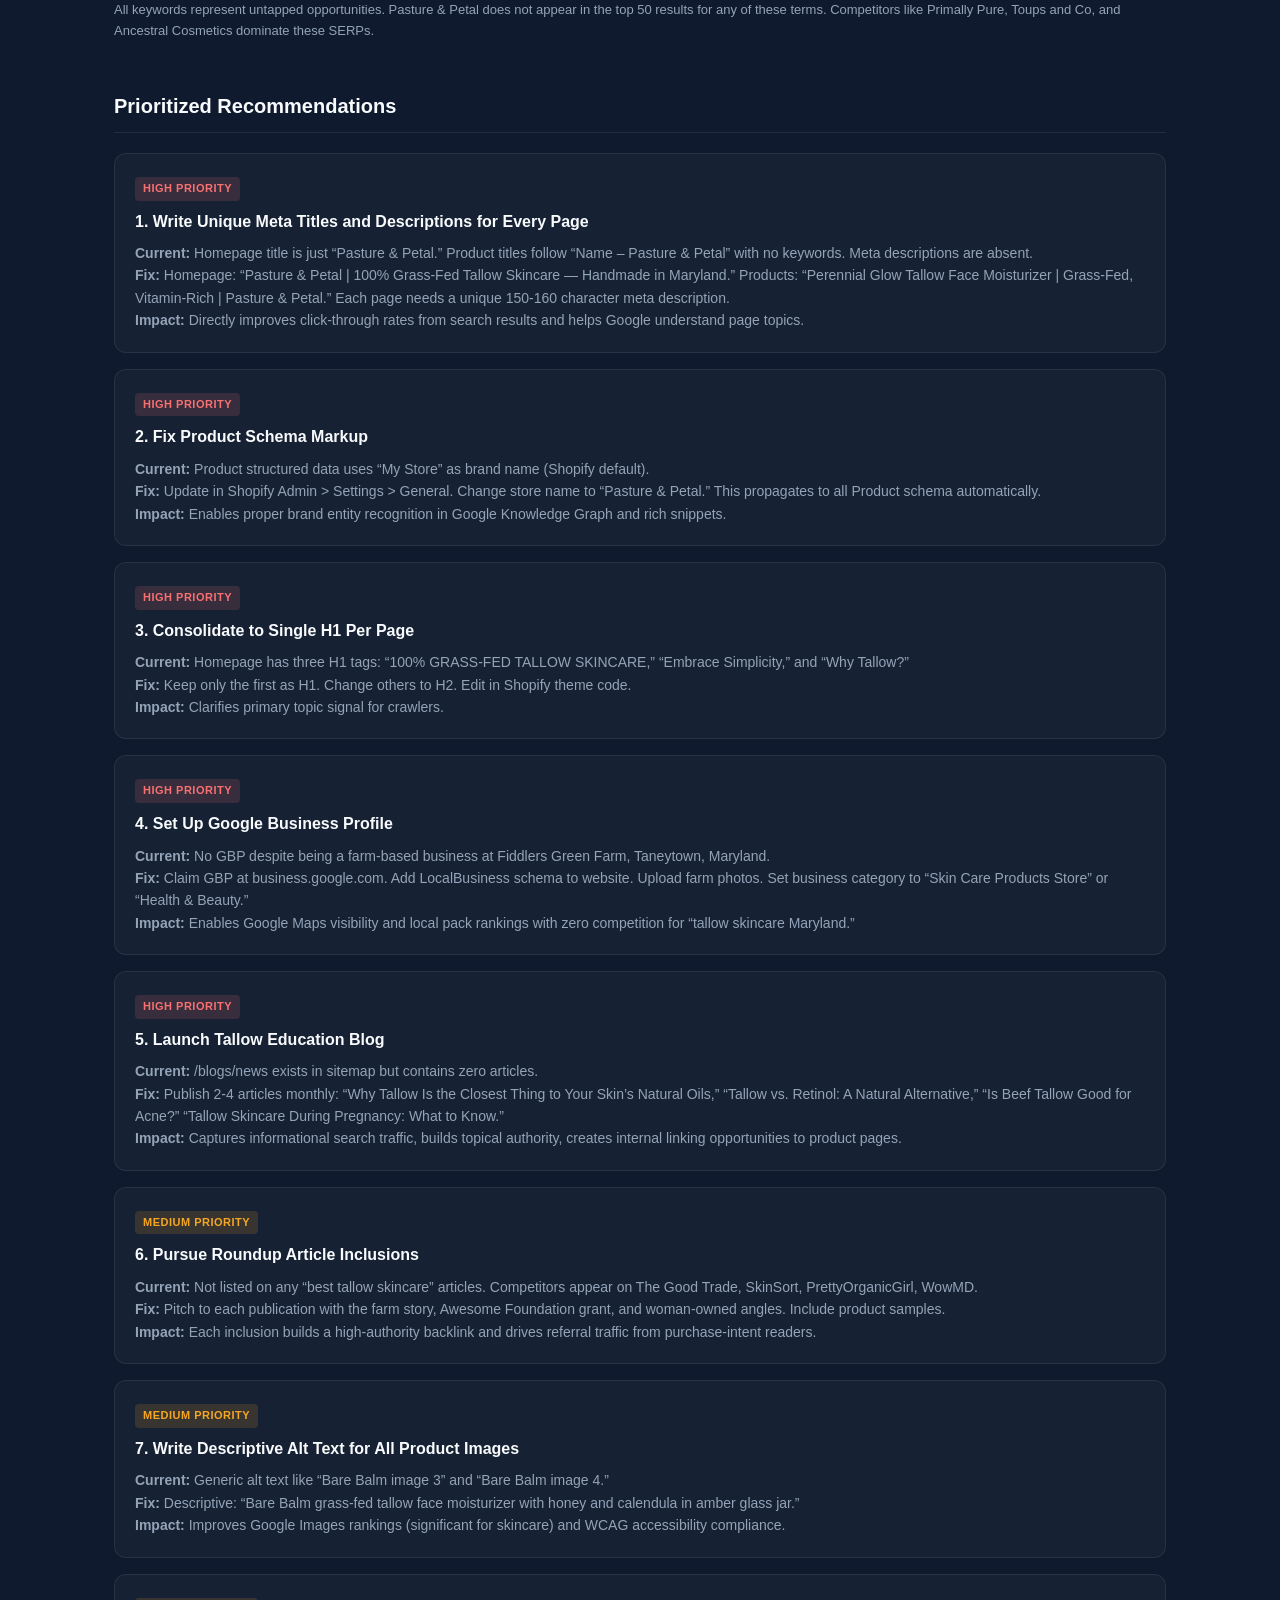
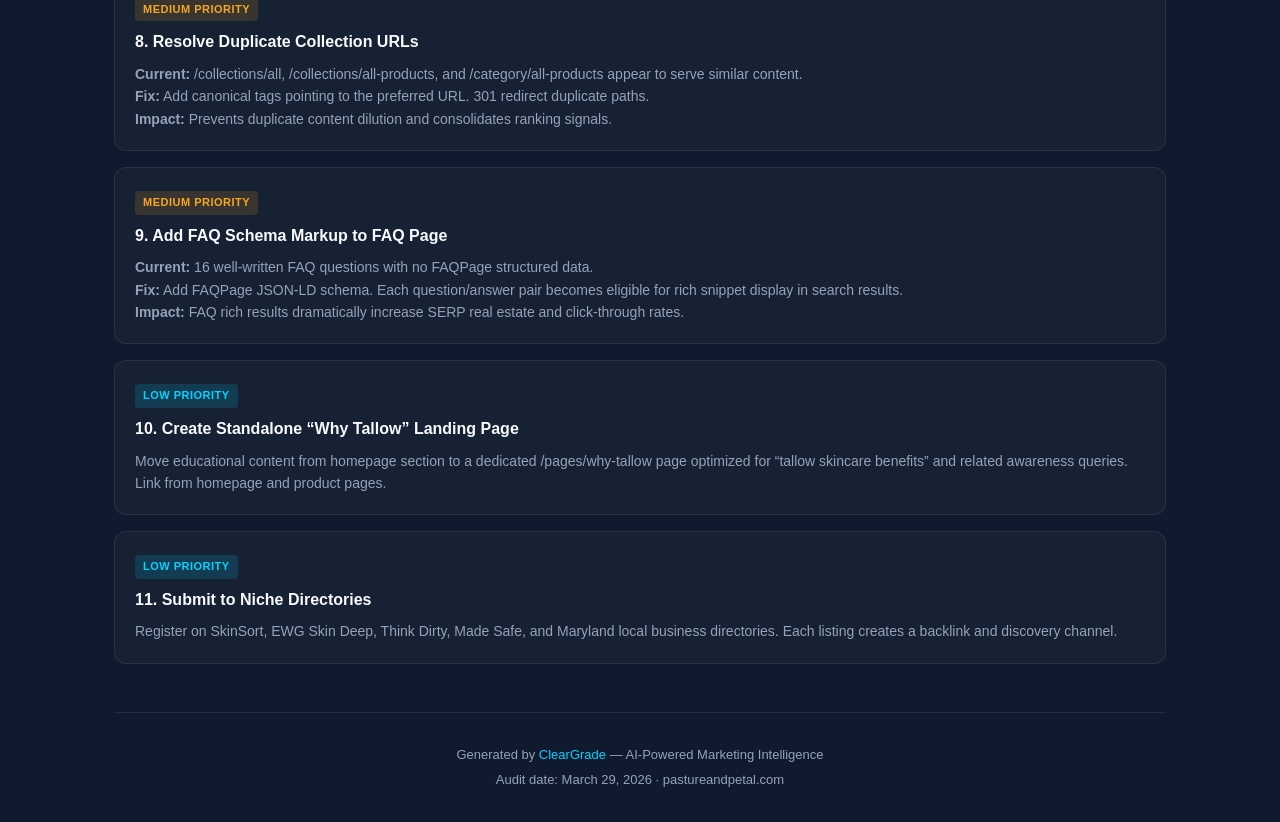
<file: seo-audit.html>
<!DOCTYPE html>
<html lang="en">
<head>
<meta charset="UTF-8">
<meta name="viewport" content="width=device-width, initial-scale=1.0">
<title>SEO Audit — Pasture &amp; Petal | ClearGrade</title>
<style>
  :root {
    --navy: #0f1a2e;
    --navy-light: #162240;
    --cyan: #00d4ff;
    --cyan-glow: rgba(0,212,255,0.15);
    --amber: #f5a623;
    --amber-glow: rgba(245,166,35,0.15);
    --green: #34d399;
    --green-glow: rgba(52,211,153,0.15);
    --red: #f87171;
    --red-glow: rgba(248,113,113,0.15);
    --purple: #a78bfa;
    --text: #e2e8f0;
    --text-dim: #94a3b8;
    --text-bright: #f8fafc;
    --border: rgba(255,255,255,0.08);
    --card-bg: rgba(255,255,255,0.03);
  }

  * { margin: 0; padding: 0; box-sizing: border-box; }

  body {
    font-family: 'DM Sans', -apple-system, BlinkMacSystemFont, 'Segoe UI', sans-serif;
    background: var(--navy);
    color: var(--text);
    line-height: 1.6;
  }

  .container { max-width: 1100px; margin: 0 auto; padding: 0 24px; }

  .audit-header {
    padding: 48px 0 40px;
    border-bottom: 1px solid var(--border);
    margin-bottom: 40px;
  }

  .header-top {
    display: flex;
    justify-content: space-between;
    align-items: flex-start;
  }

  .brand-info .subtitle {
    font-size: 14px;
    color: var(--text-dim);
    letter-spacing: 1.5px;
    text-transform: uppercase;
    margin-bottom: 4px;
  }

  .brand-info h1 {
    font-size: 32px;
    font-weight: 700;
    color: var(--text-bright);
  }

  .brand-info .url {
    font-size: 14px;
    color: var(--cyan);
    margin-top: 8px;
  }

  .audit-date {
    font-size: 13px;
    color: var(--text-dim);
    text-align: right;
  }

  /* Score */
  .score-banner {
    display: flex;
    align-items: center;
    gap: 32px;
    padding: 32px;
    background: var(--card-bg);
    border: 1px solid var(--border);
    border-radius: 16px;
    margin-bottom: 40px;
  }

  .score-big {
    font-size: 64px;
    font-weight: 700;
    color: var(--red);
    line-height: 1;
    flex-shrink: 0;
  }

  .score-big small {
    font-size: 24px;
    color: var(--text-dim);
    font-weight: 400;
  }

  .score-desc { flex: 1; }

  .score-desc h2 {
    font-size: 20px;
    font-weight: 700;
    color: var(--text-bright);
    margin-bottom: 8px;
  }

  .score-desc p {
    font-size: 14px;
    color: var(--text-dim);
    line-height: 1.7;
  }

  /* Section */
  .section {
    margin-bottom: 48px;
  }

  .section h2 {
    font-size: 20px;
    font-weight: 700;
    color: var(--text-bright);
    margin-bottom: 20px;
    padding-bottom: 10px;
    border-bottom: 1px solid var(--border);
  }

  /* Tables */
  table {
    width: 100%;
    border-collapse: collapse;
    margin-bottom: 24px;
  }

  th {
    text-align: left;
    font-size: 12px;
    text-transform: uppercase;
    letter-spacing: 1px;
    color: var(--text-dim);
    padding: 10px 12px;
    border-bottom: 1px solid var(--border);
    background: var(--card-bg);
  }

  td {
    font-size: 14px;
    color: var(--text);
    padding: 12px;
    border-bottom: 1px solid var(--border);
    vertical-align: top;
  }

  tr:hover td { background: rgba(255,255,255,0.02); }

  .status-pass {
    color: var(--green);
    font-weight: 600;
  }

  .status-fail {
    color: var(--red);
    font-weight: 600;
  }

  .status-warn {
    color: var(--amber);
    font-weight: 600;
  }

  .status-na {
    color: var(--text-dim);
  }

  /* Cards */
  .card {
    background: var(--card-bg);
    border: 1px solid var(--border);
    border-radius: 12px;
    padding: 20px;
    margin-bottom: 16px;
  }

  .card h3 {
    font-size: 16px;
    font-weight: 600;
    color: var(--text-bright);
    margin-bottom: 8px;
  }

  .card p {
    font-size: 14px;
    color: var(--text-dim);
    line-height: 1.6;
  }

  .card .badge {
    display: inline-block;
    font-size: 11px;
    font-weight: 600;
    text-transform: uppercase;
    letter-spacing: 0.5px;
    padding: 3px 8px;
    border-radius: 4px;
    margin-bottom: 8px;
  }

  .badge-high { background: var(--red-glow); color: var(--red); }
  .badge-medium { background: var(--amber-glow); color: var(--amber); }
  .badge-low { background: var(--cyan-glow); color: var(--cyan); }

  /* Keyword table */
  .keyword-table td:nth-child(3),
  .keyword-table td:nth-child(4) {
    text-align: center;
  }

  /* Score bars */
  .score-bars { margin-bottom: 32px; }

  .score-bar-item {
    display: flex;
    align-items: center;
    gap: 12px;
    padding: 10px 0;
    border-bottom: 1px solid var(--border);
  }

  .score-bar-label {
    font-size: 14px;
    color: var(--text-dim);
    min-width: 180px;
  }

  .score-bar-track {
    flex: 1;
    height: 8px;
    background: rgba(255,255,255,0.06);
    border-radius: 4px;
    overflow: hidden;
  }

  .score-bar-fill {
    height: 100%;
    border-radius: 4px;
  }

  .score-bar-value {
    font-size: 16px;
    font-weight: 600;
    min-width: 48px;
    text-align: right;
  }

  /* Footer */
  .audit-footer {
    padding: 32px 0;
    border-top: 1px solid var(--border);
    text-align: center;
    font-size: 13px;
    color: var(--text-dim);
  }

  .audit-footer a { color: var(--cyan); text-decoration: none; }

  @media (max-width: 768px) {
    .header-top { flex-direction: column; gap: 12px; }
    .score-banner { flex-direction: column; text-align: center; }
    table { font-size: 13px; }
  }
</style>
</head>
<body>
<div class="container">

  <!-- Header -->
  <div class="audit-header">
    <div class="header-top">
      <div class="brand-info">
        <div class="subtitle">ClearGrade SEO Audit</div>
        <h1>Pasture &amp; Petal</h1>
        <div class="url">pastureandpetal.com</div>
      </div>
      <div class="audit-date">
        <div>March 29, 2026</div>
        <div>Platform: Shopify</div>
      </div>
    </div>
  </div>

  <!-- Score -->
  <div class="score-banner">
    <div class="score-big">35 <small>/ 100</small></div>
    <div class="score-desc">
      <h2>SEO Score: Needs Significant Work</h2>
      <p>Pasture &amp; Petal scores 35/100 with major SEO gaps across on-page optimization, content strategy, and local search. Shopify provides a solid technical foundation with proper OG/social tags, but the site is underutilizing it. Only ~4 pages are indexed by Google despite 20+ products. There is zero blog content, thin meta tags, incomplete schema markup, and no Google Business Profile. The good news: most fixes are straightforward Shopify admin changes that can be implemented within days.</p>
    </div>
  </div>

  <!-- Dimension Scores -->
  <div class="section">
    <h2>SEO Dimensions</h2>
    <div class="score-bars">
      <div class="score-bar-item">
        <span class="score-bar-label">On-Page SEO</span>
        <div class="score-bar-track"><div class="score-bar-fill" style="width:30%; background:var(--red)"></div></div>
        <span class="score-bar-value" style="color:var(--red)">3/10</span>
      </div>
      <div class="score-bar-item">
        <span class="score-bar-label">Technical SEO</span>
        <div class="score-bar-track"><div class="score-bar-fill" style="width:60%; background:var(--amber)"></div></div>
        <span class="score-bar-value" style="color:var(--amber)">6/10</span>
      </div>
      <div class="score-bar-item">
        <span class="score-bar-label">Content Strategy</span>
        <div class="score-bar-track"><div class="score-bar-fill" style="width:10%; background:var(--red)"></div></div>
        <span class="score-bar-value" style="color:var(--red)">1/10</span>
      </div>
      <div class="score-bar-item">
        <span class="score-bar-label">Site Architecture</span>
        <div class="score-bar-track"><div class="score-bar-fill" style="width:50%; background:var(--amber)"></div></div>
        <span class="score-bar-value" style="color:var(--amber)">5/10</span>
      </div>
      <div class="score-bar-item">
        <span class="score-bar-label">Local SEO</span>
        <div class="score-bar-track"><div class="score-bar-fill" style="width:10%; background:var(--red)"></div></div>
        <span class="score-bar-value" style="color:var(--red)">1/10</span>
      </div>
      <div class="score-bar-item">
        <span class="score-bar-label">Mobile Optimization</span>
        <div class="score-bar-track"><div class="score-bar-fill" style="width:60%; background:var(--cyan)"></div></div>
        <span class="score-bar-value" style="color:var(--cyan)">6/10</span>
      </div>
    </div>
  </div>

  <!-- Technical Checklist -->
  <div class="section">
    <h2>Technical SEO Checklist</h2>
    <table>
      <thead>
        <tr><th>Check</th><th>Status</th><th>Details</th></tr>
      </thead>
      <tbody>
        <tr>
          <td>SSL Certificate</td>
          <td class="status-pass">PASS</td>
          <td>HTTPS enabled via Shopify</td>
        </tr>
        <tr>
          <td>XML Sitemap</td>
          <td class="status-pass">PASS</td>
          <td>Auto-generated by Shopify with product, page, collection, and blog sub-sitemaps</td>
        </tr>
        <tr>
          <td>Robots.txt</td>
          <td class="status-pass">PASS</td>
          <td>Well-configured with appropriate disallows and sitemap reference</td>
        </tr>
        <tr>
          <td>Mobile Responsive</td>
          <td class="status-pass">PASS</td>
          <td>Shopify theme has responsive breakpoints</td>
        </tr>
        <tr>
          <td>Product Schema</td>
          <td class="status-warn">WARN</td>
          <td>Present but brand field reads &ldquo;My Store&rdquo; instead of &ldquo;Pasture &amp; Petal&rdquo;</td>
        </tr>
        <tr>
          <td>Canonical Tags</td>
          <td class="status-fail">FAIL</td>
          <td>Missing or not properly implemented. Duplicate collection URLs: /collections/all, /collections/all-products, /category/all-products</td>
        </tr>
        <tr>
          <td>Meta Titles</td>
          <td class="status-fail">FAIL</td>
          <td>Homepage is just &ldquo;Pasture &amp; Petal&rdquo; with no keywords. Product pages use thin &ldquo;Name &ndash; Pasture &amp; Petal&rdquo; pattern</td>
        </tr>
        <tr>
          <td>Meta Descriptions</td>
          <td class="status-fail">FAIL</td>
          <td>Absent or empty across most pages</td>
        </tr>
        <tr>
          <td>H1 Tags</td>
          <td class="status-fail">FAIL</td>
          <td>Homepage has 3 H1 tags (should be 1). Dilutes primary keyword signal</td>
        </tr>
        <tr>
          <td>Open Graph / Twitter Card Tags</td>
          <td class="status-pass">PASS</td>
          <td>Full OG and Twitter Card tags present on all pages (og:title, og:description, og:image, og:url, twitter:card) &mdash; auto-generated by Shopify</td>
        </tr>
        <tr>
          <td>Image Alt Text</td>
          <td class="status-fail">FAIL</td>
          <td>Generic alt text (&ldquo;Bare Balm image 3&rdquo;) instead of descriptive keyword-rich alternatives</td>
        </tr>
        <tr>
          <td>FAQ Schema</td>
          <td class="status-fail">FAIL</td>
          <td>16-question FAQ page has no FAQPage schema markup</td>
        </tr>
        <tr>
          <td>Review Schema</td>
          <td class="status-fail">FAIL</td>
          <td>112 reviews active via Fera; AggregateRating schema should be verified</td>
        </tr>
        <tr>
          <td>Google Business Profile</td>
          <td class="status-fail">FAIL</td>
          <td>No GBP detected for farm-based business in Taneytown, MD</td>
        </tr>
        <tr>
          <td>Blog / Content</td>
          <td class="status-fail">FAIL</td>
          <td>/blogs/news exists in sitemap but contains zero published articles</td>
        </tr>
        <tr>
          <td>URL Structure</td>
          <td class="status-pass">PASS</td>
          <td>Clean, keyword-rich slugs (/products/bare-balm, /products/perennial-glow)</td>
        </tr>
        <tr>
          <td>CDN / Speed</td>
          <td class="status-pass">PASS</td>
          <td>Shopify CDN provides adequate delivery performance</td>
        </tr>
      </tbody>
    </table>
  </div>

  <!-- Indexation -->
  <div class="section">
    <h2>Google Indexation</h2>
    <table>
      <thead>
        <tr><th>Metric</th><th>Status</th><th>Notes</th></tr>
      </thead>
      <tbody>
        <tr>
          <td>Indexed Pages (site: search)</td>
          <td class="status-fail">~4 pages</td>
          <td>Should be 30-40+ (20 products + 4 static pages + collections + policies)</td>
        </tr>
        <tr>
          <td>Domain Authority</td>
          <td class="status-fail">Very Low</td>
          <td>Minimal external backlink profile. Only Faire.com and awesomefoundation.org detected</td>
        </tr>
        <tr>
          <td>Roundup / Editorial Presence</td>
          <td class="status-fail">None</td>
          <td>Not listed on any &ldquo;best tallow skincare&rdquo; articles (The Good Trade, SkinSort, PrettyOrganicGirl, WowMD)</td>
        </tr>
        <tr>
          <td>Backlinks Detected</td>
          <td class="status-warn">2-3</td>
          <td>Faire wholesale listing, Awesome Foundation, Goose Ridge Soaps retail partner</td>
        </tr>
      </tbody>
    </table>
  </div>

  <!-- On-Page Analysis -->
  <div class="section">
    <h2>On-Page SEO Analysis by Page</h2>
    <table>
      <thead>
        <tr><th>Page</th><th>Title Tag</th><th>Meta Description</th><th>H1</th><th>Issues</th></tr>
      </thead>
      <tbody>
        <tr>
          <td><strong>Homepage</strong></td>
          <td class="status-fail">&ldquo;Pasture &amp; Petal&rdquo;</td>
          <td class="status-fail">Empty</td>
          <td class="status-warn">3 H1 tags</td>
          <td>Title needs keywords. Consolidate to 1 H1. Add meta description.</td>
        </tr>
        <tr>
          <td><strong>About</strong></td>
          <td class="status-warn">Thin</td>
          <td class="status-fail">Empty</td>
          <td class="status-pass">1 H1</td>
          <td>Title should include &ldquo;Our Farm Story&rdquo; or &ldquo;About Us&rdquo; + brand</td>
        </tr>
        <tr>
          <td><strong>All Products</strong></td>
          <td class="status-warn">Default</td>
          <td class="status-fail">Empty</td>
          <td class="status-pass">1 H1</td>
          <td>Duplicate with /collections/all-products. Add canonical tag.</td>
        </tr>
        <tr>
          <td><strong>FAQ</strong></td>
          <td class="status-warn">Thin</td>
          <td class="status-fail">Empty</td>
          <td class="status-pass">1 H1</td>
          <td>Missing FAQPage schema. Add structured data for rich snippets.</td>
        </tr>
        <tr>
          <td><strong>Product Pages</strong></td>
          <td class="status-warn">&ldquo;Name &ndash; Pasture &amp; Petal&rdquo;</td>
          <td class="status-fail">Empty/Thin</td>
          <td class="status-pass">1 H1</td>
          <td>Titles need category modifiers. Descriptions need ingredients + benefits.</td>
        </tr>
      </tbody>
    </table>
  </div>

  <!-- Keyword Opportunities -->
  <div class="section">
    <h2>Target Keyword Opportunities</h2>
    <table class="keyword-table">
      <thead>
        <tr><th>Keyword</th><th>Intent</th><th>Competition</th><th>Priority</th></tr>
      </thead>
      <tbody>
        <tr>
          <td>grass-fed tallow skincare</td>
          <td>Commercial</td>
          <td class="status-warn">Medium</td>
          <td class="status-fail">Not ranking</td>
        </tr>
        <tr>
          <td>tallow face cream</td>
          <td>Commercial</td>
          <td class="status-warn">Medium</td>
          <td class="status-fail">Not ranking</td>
        </tr>
        <tr>
          <td>tallow skincare benefits</td>
          <td>Informational</td>
          <td class="status-pass">Low</td>
          <td class="status-fail">Not ranking</td>
        </tr>
        <tr>
          <td>beef tallow for skin</td>
          <td>Informational</td>
          <td class="status-pass">Low</td>
          <td class="status-fail">Not ranking</td>
        </tr>
        <tr>
          <td>tallow vs retinol</td>
          <td>Informational</td>
          <td class="status-pass">Low</td>
          <td class="status-fail">Not ranking</td>
        </tr>
        <tr>
          <td>tallow balm for eczema</td>
          <td>Informational</td>
          <td class="status-pass">Low</td>
          <td class="status-fail">Not ranking</td>
        </tr>
        <tr>
          <td>natural skincare Maryland</td>
          <td>Local</td>
          <td class="status-pass">Low</td>
          <td class="status-fail">Not ranking</td>
        </tr>
        <tr>
          <td>tallow skincare for pregnancy</td>
          <td>Commercial</td>
          <td class="status-pass">Low</td>
          <td class="status-fail">Not ranking</td>
        </tr>
        <tr>
          <td>best tallow body balm</td>
          <td>Commercial</td>
          <td class="status-warn">Medium</td>
          <td class="status-fail">Not ranking</td>
        </tr>
        <tr>
          <td>magnesium body butter</td>
          <td>Commercial</td>
          <td class="status-warn">Medium</td>
          <td class="status-fail">Not ranking</td>
        </tr>
      </tbody>
    </table>
    <p style="font-size:13px; color:var(--text-dim);">All keywords represent untapped opportunities. Pasture &amp; Petal does not appear in the top 50 results for any of these terms. Competitors like Primally Pure, Toups and Co, and Ancestral Cosmetics dominate these SERPs.</p>
  </div>

  <!-- Recommendations -->
  <div class="section">
    <h2>Prioritized Recommendations</h2>

    <div class="card">
      <span class="badge badge-high">HIGH PRIORITY</span>
      <h3>1. Write Unique Meta Titles and Descriptions for Every Page</h3>
      <p><strong>Current:</strong> Homepage title is just &ldquo;Pasture &amp; Petal.&rdquo; Product titles follow &ldquo;Name &ndash; Pasture &amp; Petal&rdquo; with no keywords. Meta descriptions are absent.</p>
      <p><strong>Fix:</strong> Homepage: &ldquo;Pasture &amp; Petal | 100% Grass-Fed Tallow Skincare &mdash; Handmade in Maryland.&rdquo; Products: &ldquo;Perennial Glow Tallow Face Moisturizer | Grass-Fed, Vitamin-Rich | Pasture &amp; Petal.&rdquo; Each page needs a unique 150-160 character meta description.</p>
      <p><strong>Impact:</strong> Directly improves click-through rates from search results and helps Google understand page topics.</p>
    </div>

    <div class="card">
      <span class="badge badge-high">HIGH PRIORITY</span>
      <h3>2. Fix Product Schema Markup</h3>
      <p><strong>Current:</strong> Product structured data uses &ldquo;My Store&rdquo; as brand name (Shopify default).</p>
      <p><strong>Fix:</strong> Update in Shopify Admin &gt; Settings &gt; General. Change store name to &ldquo;Pasture &amp; Petal.&rdquo; This propagates to all Product schema automatically.</p>
      <p><strong>Impact:</strong> Enables proper brand entity recognition in Google Knowledge Graph and rich snippets.</p>
    </div>

    <div class="card">
      <span class="badge badge-high">HIGH PRIORITY</span>
      <h3>3. Consolidate to Single H1 Per Page</h3>
      <p><strong>Current:</strong> Homepage has three H1 tags: &ldquo;100% GRASS-FED TALLOW SKINCARE,&rdquo; &ldquo;Embrace Simplicity,&rdquo; and &ldquo;Why Tallow?&rdquo;</p>
      <p><strong>Fix:</strong> Keep only the first as H1. Change others to H2. Edit in Shopify theme code.</p>
      <p><strong>Impact:</strong> Clarifies primary topic signal for crawlers.</p>
    </div>

    <div class="card">
      <span class="badge badge-high">HIGH PRIORITY</span>
      <h3>4. Set Up Google Business Profile</h3>
      <p><strong>Current:</strong> No GBP despite being a farm-based business at Fiddlers Green Farm, Taneytown, Maryland.</p>
      <p><strong>Fix:</strong> Claim GBP at business.google.com. Add LocalBusiness schema to website. Upload farm photos. Set business category to &ldquo;Skin Care Products Store&rdquo; or &ldquo;Health &amp; Beauty.&rdquo;</p>
      <p><strong>Impact:</strong> Enables Google Maps visibility and local pack rankings with zero competition for &ldquo;tallow skincare Maryland.&rdquo;</p>
    </div>

    <div class="card">
      <span class="badge badge-high">HIGH PRIORITY</span>
      <h3>5. Launch Tallow Education Blog</h3>
      <p><strong>Current:</strong> /blogs/news exists in sitemap but contains zero articles.</p>
      <p><strong>Fix:</strong> Publish 2-4 articles monthly: &ldquo;Why Tallow Is the Closest Thing to Your Skin&rsquo;s Natural Oils,&rdquo; &ldquo;Tallow vs. Retinol: A Natural Alternative,&rdquo; &ldquo;Is Beef Tallow Good for Acne?&rdquo; &ldquo;Tallow Skincare During Pregnancy: What to Know.&rdquo;</p>
      <p><strong>Impact:</strong> Captures informational search traffic, builds topical authority, creates internal linking opportunities to product pages.</p>
    </div>

    <div class="card">
      <span class="badge badge-medium">MEDIUM PRIORITY</span>
      <h3>6. Pursue Roundup Article Inclusions</h3>
      <p><strong>Current:</strong> Not listed on any &ldquo;best tallow skincare&rdquo; articles. Competitors appear on The Good Trade, SkinSort, PrettyOrganicGirl, WowMD.</p>
      <p><strong>Fix:</strong> Pitch to each publication with the farm story, Awesome Foundation grant, and woman-owned angles. Include product samples.</p>
      <p><strong>Impact:</strong> Each inclusion builds a high-authority backlink and drives referral traffic from purchase-intent readers.</p>
    </div>

    <div class="card">
      <span class="badge badge-medium">MEDIUM PRIORITY</span>
      <h3>7. Write Descriptive Alt Text for All Product Images</h3>
      <p><strong>Current:</strong> Generic alt text like &ldquo;Bare Balm image 3&rdquo; and &ldquo;Bare Balm image 4.&rdquo;</p>
      <p><strong>Fix:</strong> Descriptive: &ldquo;Bare Balm grass-fed tallow face moisturizer with honey and calendula in amber glass jar.&rdquo;</p>
      <p><strong>Impact:</strong> Improves Google Images rankings (significant for skincare) and WCAG accessibility compliance.</p>
    </div>

    <div class="card">
      <span class="badge badge-medium">MEDIUM PRIORITY</span>
      <h3>8. Resolve Duplicate Collection URLs</h3>
      <p><strong>Current:</strong> /collections/all, /collections/all-products, and /category/all-products appear to serve similar content.</p>
      <p><strong>Fix:</strong> Add canonical tags pointing to the preferred URL. 301 redirect duplicate paths.</p>
      <p><strong>Impact:</strong> Prevents duplicate content dilution and consolidates ranking signals.</p>
    </div>

    <div class="card">
      <span class="badge badge-medium">MEDIUM PRIORITY</span>
      <h3>9. Add FAQ Schema Markup to FAQ Page</h3>
      <p><strong>Current:</strong> 16 well-written FAQ questions with no FAQPage structured data.</p>
      <p><strong>Fix:</strong> Add FAQPage JSON-LD schema. Each question/answer pair becomes eligible for rich snippet display in search results.</p>
      <p><strong>Impact:</strong> FAQ rich results dramatically increase SERP real estate and click-through rates.</p>
    </div>

    <div class="card">
      <span class="badge badge-low">LOW PRIORITY</span>
      <h3>10. Create Standalone &ldquo;Why Tallow&rdquo; Landing Page</h3>
      <p>Move educational content from homepage section to a dedicated /pages/why-tallow page optimized for &ldquo;tallow skincare benefits&rdquo; and related awareness queries. Link from homepage and product pages.</p>
    </div>

    <div class="card">
      <span class="badge badge-low">LOW PRIORITY</span>
      <h3>11. Submit to Niche Directories</h3>
      <p>Register on SkinSort, EWG Skin Deep, Think Dirty, Made Safe, and Maryland local business directories. Each listing creates a backlink and discovery channel.</p>
    </div>
  </div>

  <!-- Footer -->
  <div class="audit-footer">
    <p>Generated by <a href="https://cleargrade.co">ClearGrade</a> &mdash; AI-Powered Marketing Intelligence</p>
    <p style="margin-top:4px;">Audit date: March 29, 2026 &middot; pastureandpetal.com</p>
  </div>

</div>
</body>
</html>
</file>
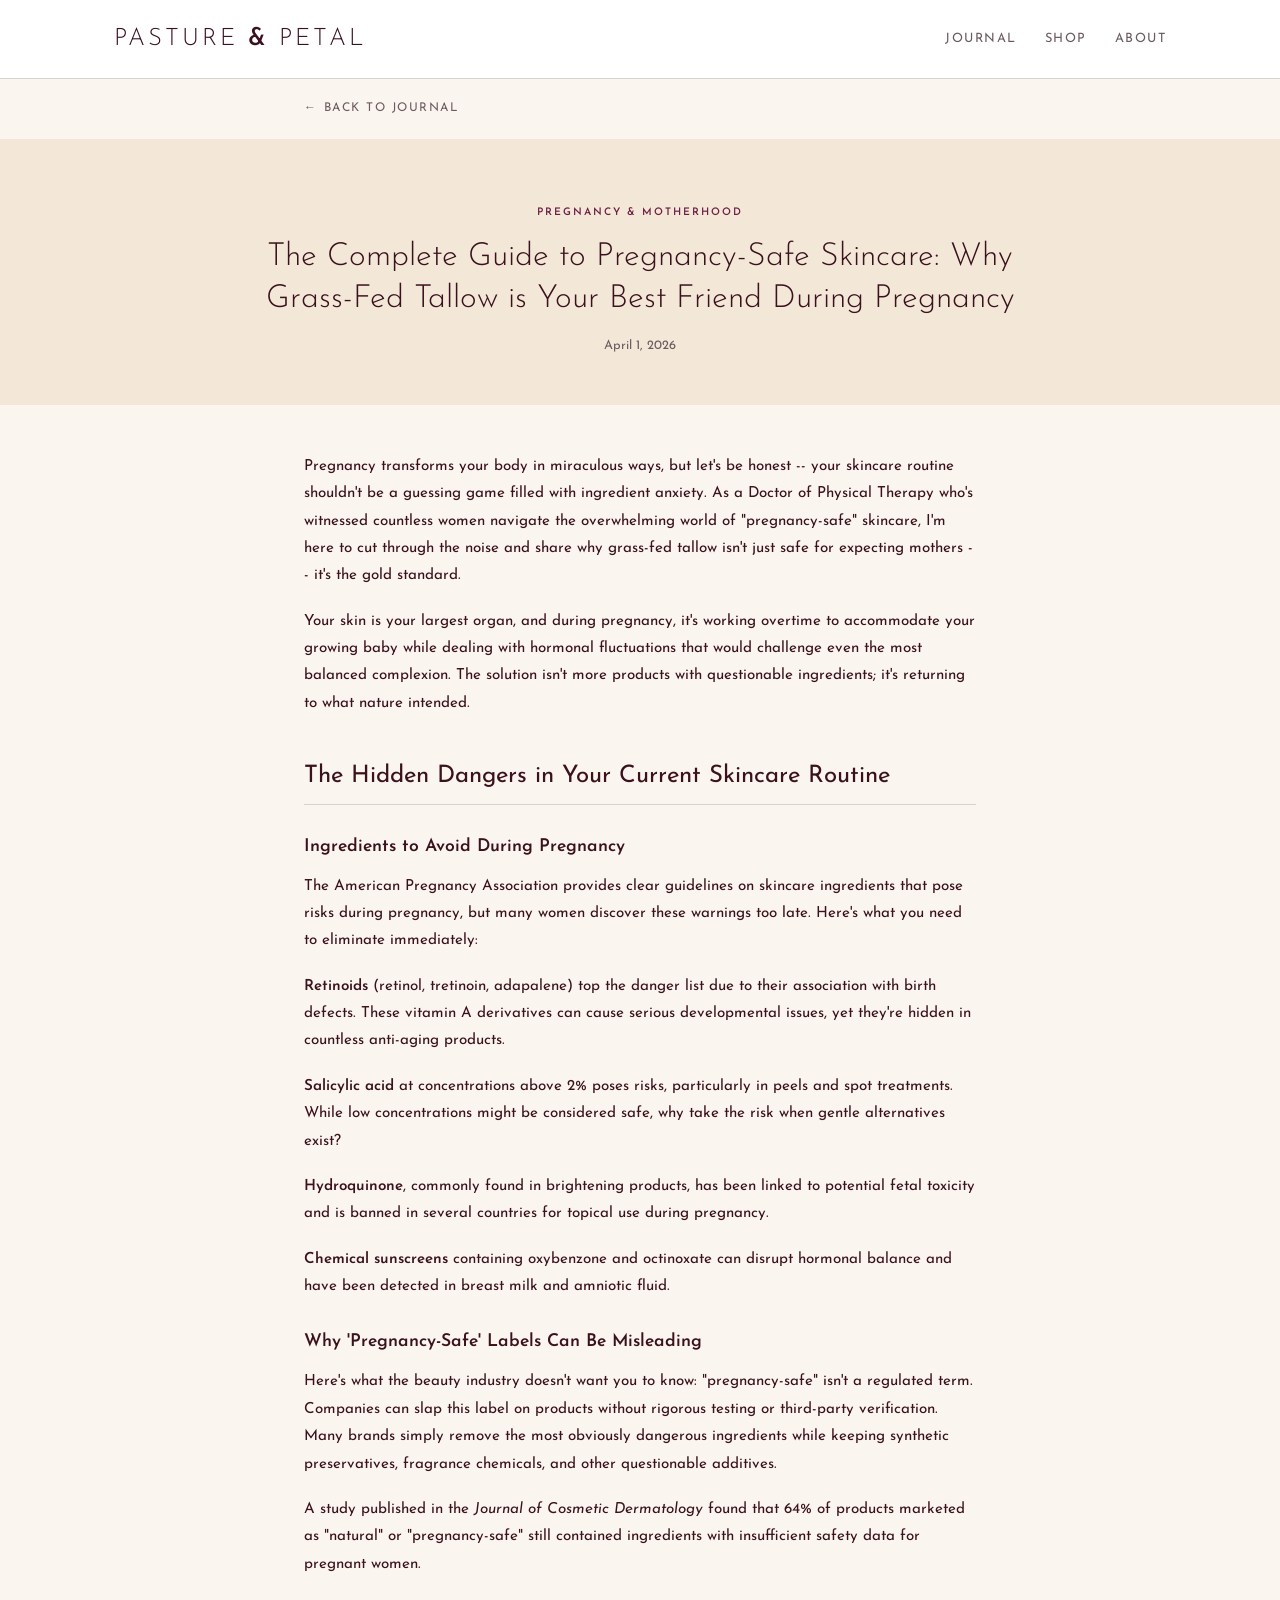
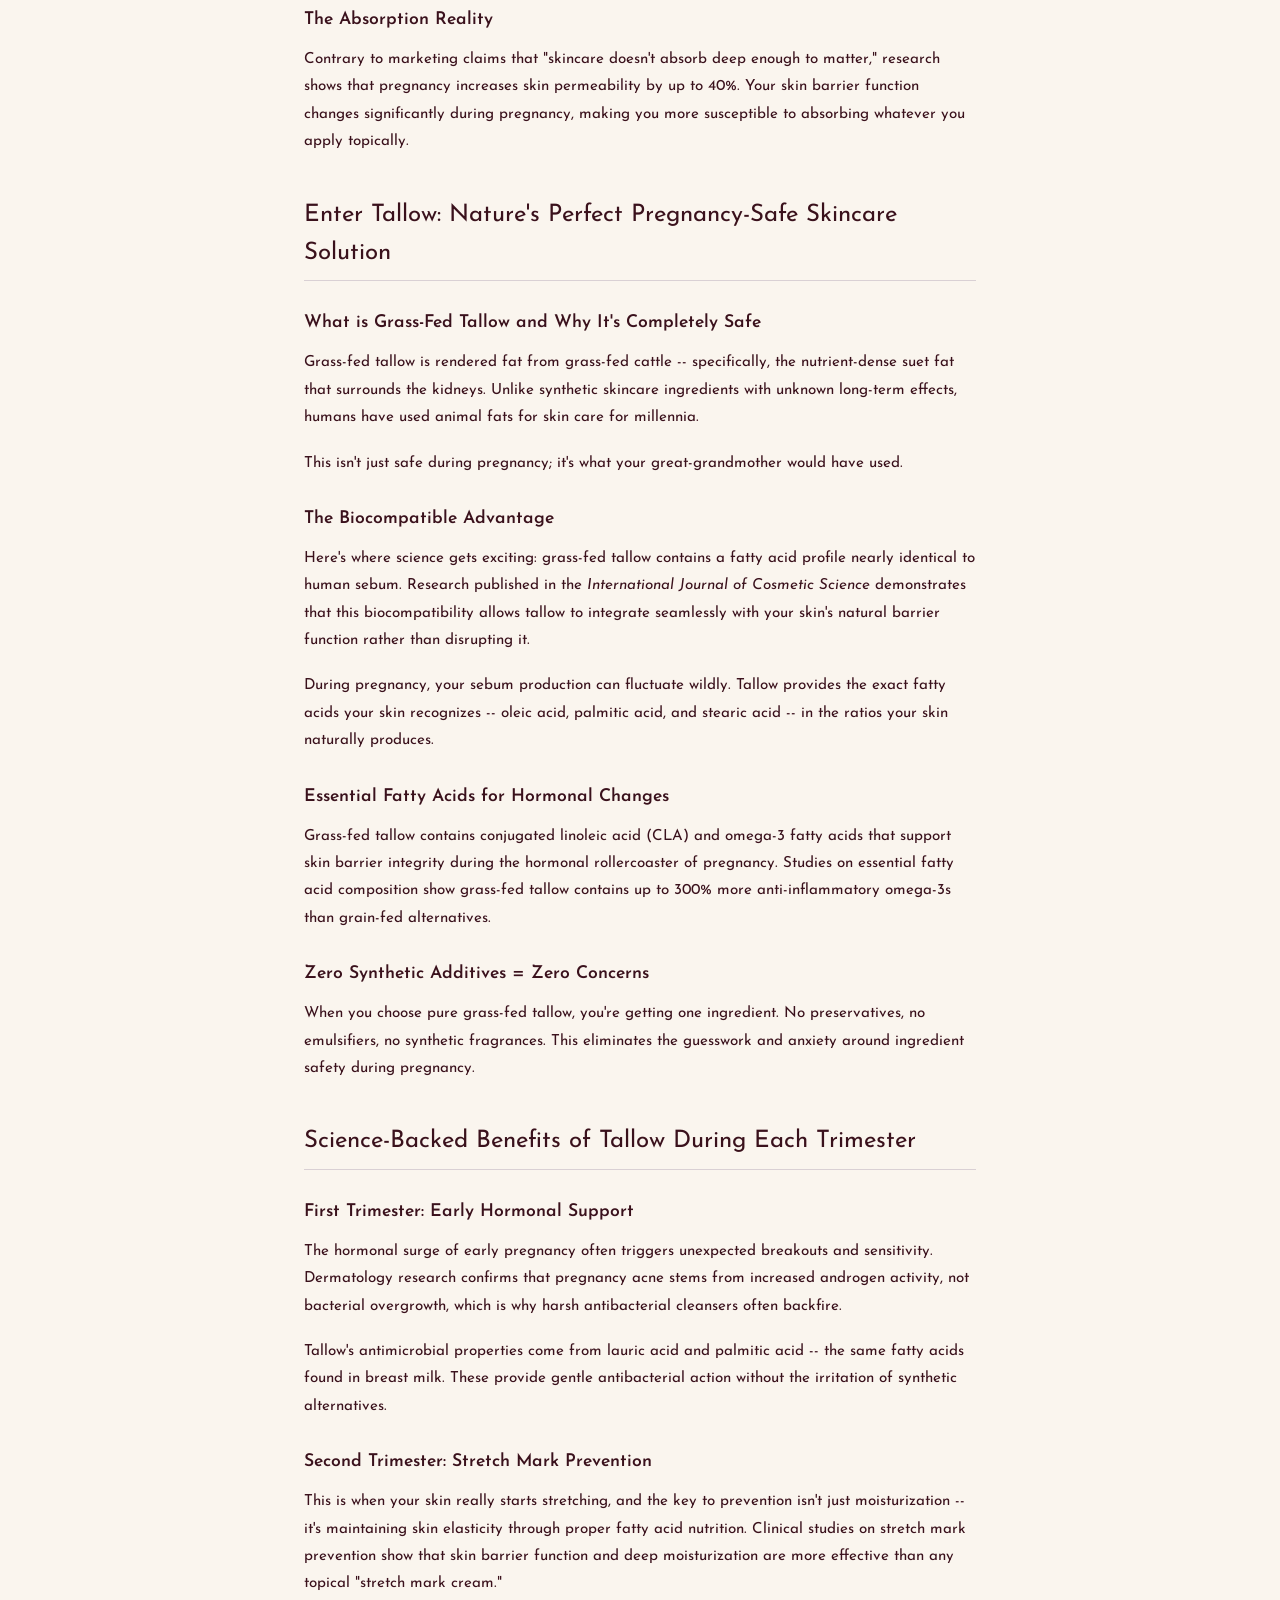
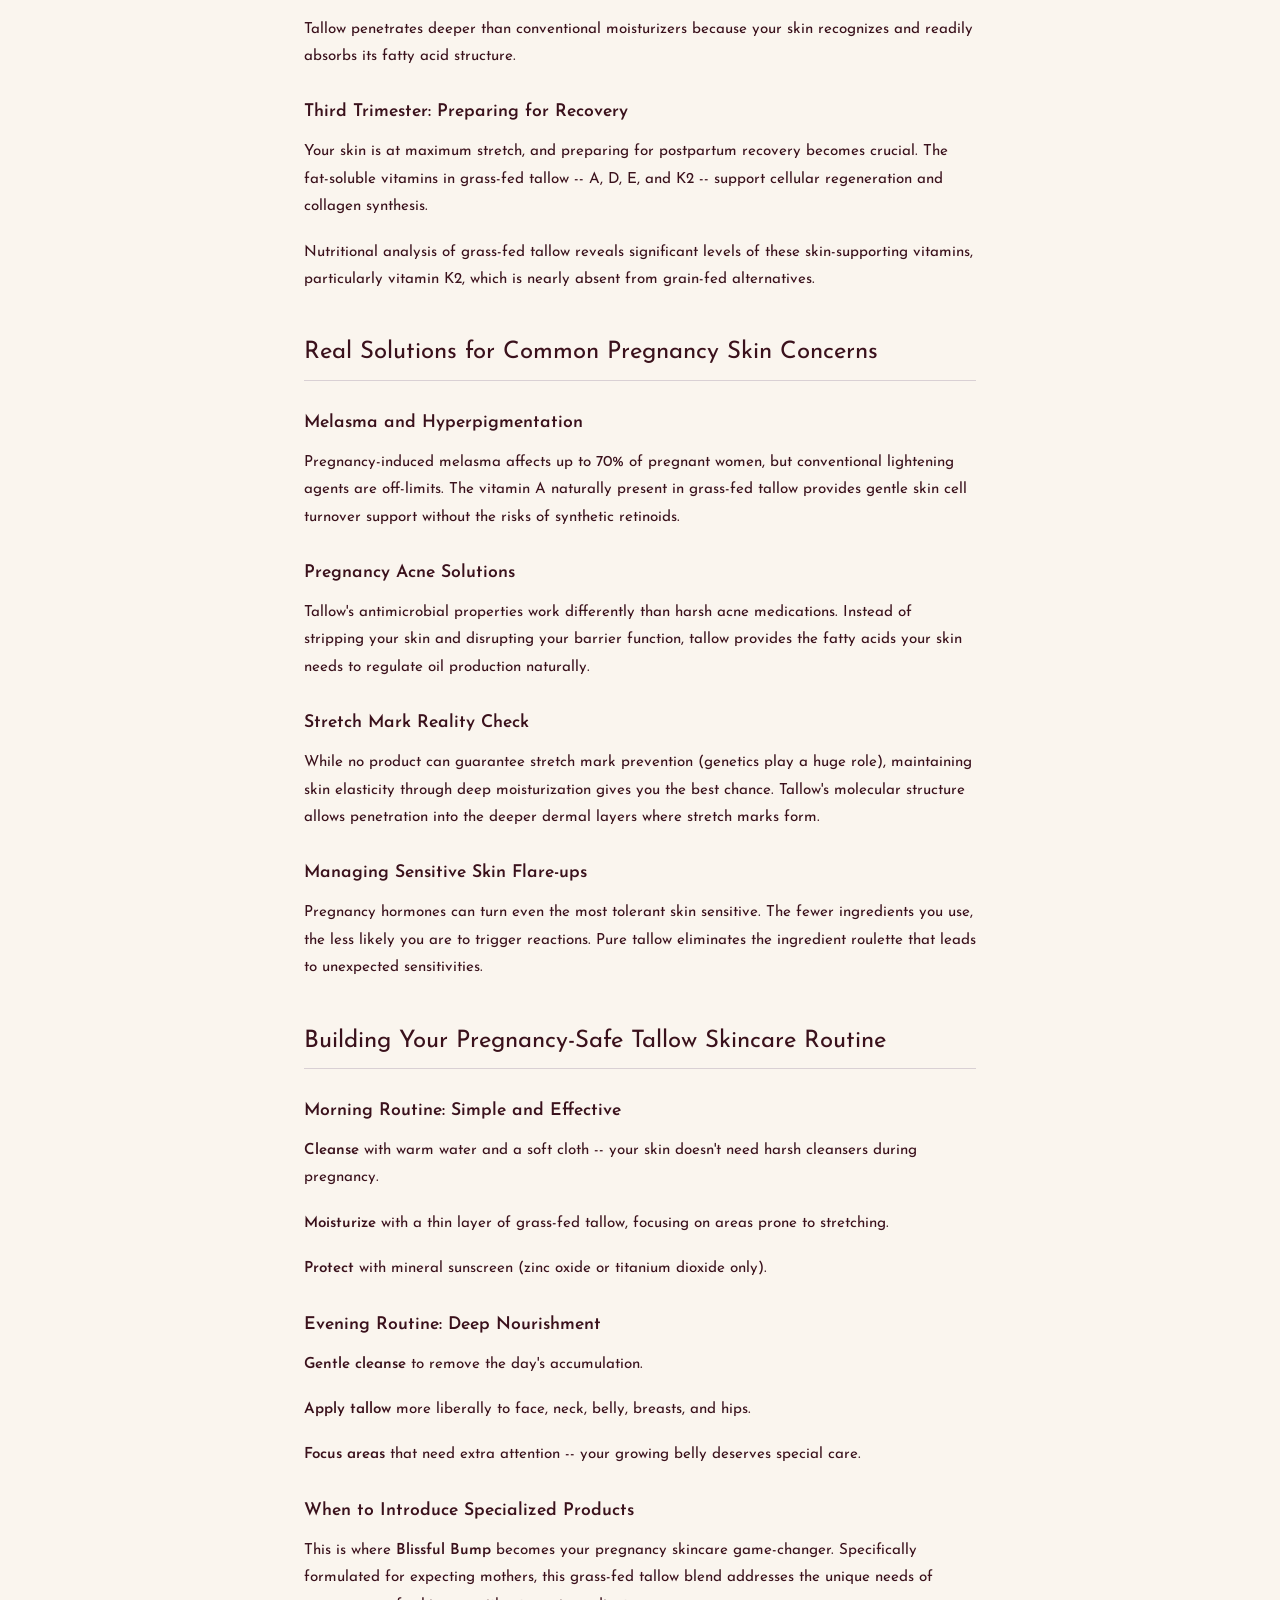
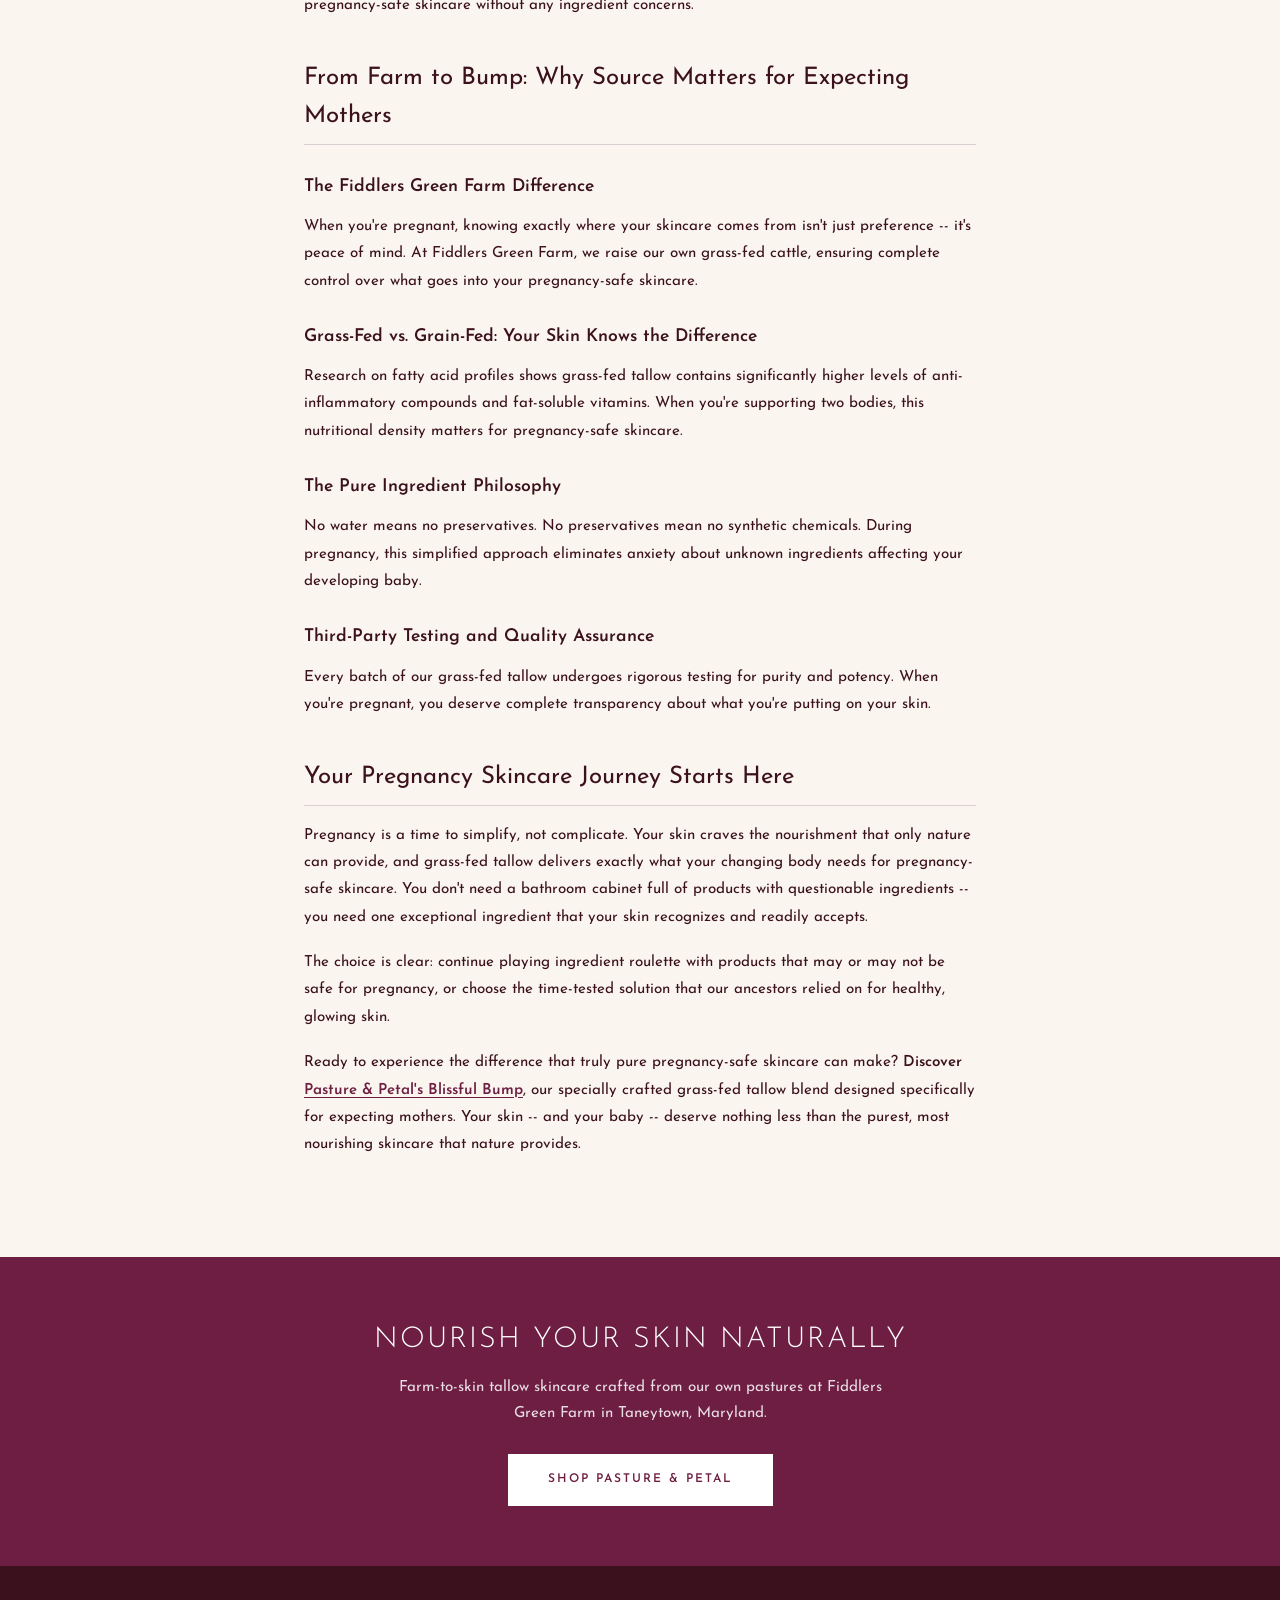
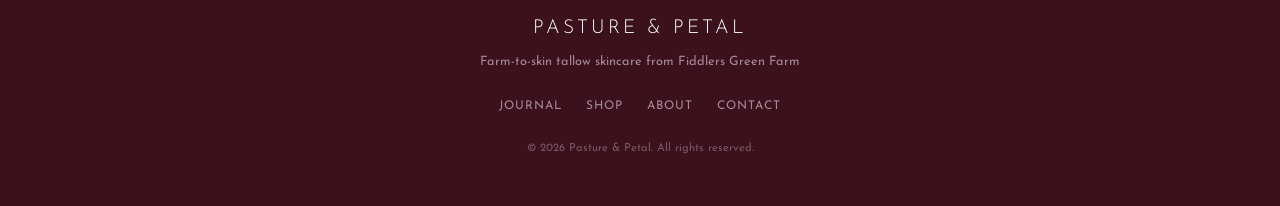
<file: blog/posts/pregnancy-safe-skincare.html>
<!DOCTYPE html>
<html lang="en">
<head>
  <meta charset="UTF-8">
  <meta name="viewport" content="width=device-width, initial-scale=1.0">
  <title>Pregnancy-Safe Skincare Guide | Pasture &amp; Petal</title>
  <meta name="description" content="Complete guide to pregnancy-safe skincare with grass-fed tallow. Learn which ingredients to avoid and why tallow is perfect for expecting mothers.">
  <link rel="stylesheet" href="../style.css">
</head>
<body>

  <!-- Header -->
  <header class="site-header">
    <div class="header-inner">
      <a href="https://www.pastureandpetal.com/" class="site-logo">Pasture <span>&amp;</span> Petal</a>
      <nav class="header-nav">
        <a href="../index.html">Journal</a>
        <a href="https://www.pastureandpetal.com/">Shop</a>
        <a href="https://www.pastureandpetal.com/pages/about">About</a>
      </nav>
    </div>
  </header>

  <!-- Back Link -->
  <div style="max-width:720px;margin:0 auto;">
    <a href="../index.html" class="back-link">Back to Journal</a>
  </div>

  <!-- Article Header -->
  <div class="article-header">
    <span class="tag">Pregnancy &amp; Motherhood</span>
    <h1>The Complete Guide to Pregnancy-Safe Skincare: Why Grass-Fed Tallow is Your Best Friend During Pregnancy</h1>
    <div class="meta">April 1, 2026</div>
  </div>

  <!-- Article Content -->
  <div class="article-content">

    <p>Pregnancy transforms your body in miraculous ways, but let's be honest -- your skincare routine shouldn't be a guessing game filled with ingredient anxiety. As a Doctor of Physical Therapy who's witnessed countless women navigate the overwhelming world of "pregnancy-safe" skincare, I'm here to cut through the noise and share why grass-fed tallow isn't just safe for expecting mothers -- it's the gold standard.</p>

    <p>Your skin is your largest organ, and during pregnancy, it's working overtime to accommodate your growing baby while dealing with hormonal fluctuations that would challenge even the most balanced complexion. The solution isn't more products with questionable ingredients; it's returning to what nature intended.</p>

    <h2>The Hidden Dangers in Your Current Skincare Routine</h2>

    <h3>Ingredients to Avoid During Pregnancy</h3>

    <p>The American Pregnancy Association provides clear guidelines on skincare ingredients that pose risks during pregnancy, but many women discover these warnings too late. Here's what you need to eliminate immediately:</p>

    <p><strong>Retinoids</strong> (retinol, tretinoin, adapalene) top the danger list due to their association with birth defects. These vitamin A derivatives can cause serious developmental issues, yet they're hidden in countless anti-aging products.</p>

    <p><strong>Salicylic acid</strong> at concentrations above 2% poses risks, particularly in peels and spot treatments. While low concentrations might be considered safe, why take the risk when gentle alternatives exist?</p>

    <p><strong>Hydroquinone</strong>, commonly found in brightening products, has been linked to potential fetal toxicity and is banned in several countries for topical use during pregnancy.</p>

    <p><strong>Chemical sunscreens</strong> containing oxybenzone and octinoxate can disrupt hormonal balance and have been detected in breast milk and amniotic fluid.</p>

    <h3>Why 'Pregnancy-Safe' Labels Can Be Misleading</h3>

    <p>Here's what the beauty industry doesn't want you to know: "pregnancy-safe" isn't a regulated term. Companies can slap this label on products without rigorous testing or third-party verification. Many brands simply remove the most obviously dangerous ingredients while keeping synthetic preservatives, fragrance chemicals, and other questionable additives.</p>

    <p>A study published in the <em>Journal of Cosmetic Dermatology</em> found that 64% of products marketed as "natural" or "pregnancy-safe" still contained ingredients with insufficient safety data for pregnant women.</p>

    <h3>The Absorption Reality</h3>

    <p>Contrary to marketing claims that "skincare doesn't absorb deep enough to matter," research shows that pregnancy increases skin permeability by up to 40%. Your skin barrier function changes significantly during pregnancy, making you more susceptible to absorbing whatever you apply topically.</p>

    <h2>Enter Tallow: Nature's Perfect Pregnancy-Safe Skincare Solution</h2>

    <h3>What is Grass-Fed Tallow and Why It's Completely Safe</h3>

    <p>Grass-fed tallow is rendered fat from grass-fed cattle -- specifically, the nutrient-dense suet fat that surrounds the kidneys. Unlike synthetic skincare ingredients with unknown long-term effects, humans have used animal fats for skin care for millennia.</p>

    <p>This isn't just safe during pregnancy; it's what your great-grandmother would have used.</p>

    <h3>The Biocompatible Advantage</h3>

    <p>Here's where science gets exciting: grass-fed tallow contains a fatty acid profile nearly identical to human sebum. Research published in the <em>International Journal of Cosmetic Science</em> demonstrates that this biocompatibility allows tallow to integrate seamlessly with your skin's natural barrier function rather than disrupting it.</p>

    <p>During pregnancy, your sebum production can fluctuate wildly. Tallow provides the exact fatty acids your skin recognizes -- oleic acid, palmitic acid, and stearic acid -- in the ratios your skin naturally produces.</p>

    <h3>Essential Fatty Acids for Hormonal Changes</h3>

    <p>Grass-fed tallow contains conjugated linoleic acid (CLA) and omega-3 fatty acids that support skin barrier integrity during the hormonal rollercoaster of pregnancy. Studies on essential fatty acid composition show grass-fed tallow contains up to 300% more anti-inflammatory omega-3s than grain-fed alternatives.</p>

    <h3>Zero Synthetic Additives = Zero Concerns</h3>

    <p>When you choose pure grass-fed tallow, you're getting one ingredient. No preservatives, no emulsifiers, no synthetic fragrances. This eliminates the guesswork and anxiety around ingredient safety during pregnancy.</p>

    <h2>Science-Backed Benefits of Tallow During Each Trimester</h2>

    <h3>First Trimester: Early Hormonal Support</h3>

    <p>The hormonal surge of early pregnancy often triggers unexpected breakouts and sensitivity. Dermatology research confirms that pregnancy acne stems from increased androgen activity, not bacterial overgrowth, which is why harsh antibacterial cleansers often backfire.</p>

    <p>Tallow's antimicrobial properties come from lauric acid and palmitic acid -- the same fatty acids found in breast milk. These provide gentle antibacterial action without the irritation of synthetic alternatives.</p>

    <h3>Second Trimester: Stretch Mark Prevention</h3>

    <p>This is when your skin really starts stretching, and the key to prevention isn't just moisturization -- it's maintaining skin elasticity through proper fatty acid nutrition. Clinical studies on stretch mark prevention show that skin barrier function and deep moisturization are more effective than any topical "stretch mark cream."</p>

    <p>Tallow penetrates deeper than conventional moisturizers because your skin recognizes and readily absorbs its fatty acid structure.</p>

    <h3>Third Trimester: Preparing for Recovery</h3>

    <p>Your skin is at maximum stretch, and preparing for postpartum recovery becomes crucial. The fat-soluble vitamins in grass-fed tallow -- A, D, E, and K2 -- support cellular regeneration and collagen synthesis.</p>

    <p>Nutritional analysis of grass-fed tallow reveals significant levels of these skin-supporting vitamins, particularly vitamin K2, which is nearly absent from grain-fed alternatives.</p>

    <h2>Real Solutions for Common Pregnancy Skin Concerns</h2>

    <h3>Melasma and Hyperpigmentation</h3>

    <p>Pregnancy-induced melasma affects up to 70% of pregnant women, but conventional lightening agents are off-limits. The vitamin A naturally present in grass-fed tallow provides gentle skin cell turnover support without the risks of synthetic retinoids.</p>

    <h3>Pregnancy Acne Solutions</h3>

    <p>Tallow's antimicrobial properties work differently than harsh acne medications. Instead of stripping your skin and disrupting your barrier function, tallow provides the fatty acids your skin needs to regulate oil production naturally.</p>

    <h3>Stretch Mark Reality Check</h3>

    <p>While no product can guarantee stretch mark prevention (genetics play a huge role), maintaining skin elasticity through deep moisturization gives you the best chance. Tallow's molecular structure allows penetration into the deeper dermal layers where stretch marks form.</p>

    <h3>Managing Sensitive Skin Flare-ups</h3>

    <p>Pregnancy hormones can turn even the most tolerant skin sensitive. The fewer ingredients you use, the less likely you are to trigger reactions. Pure tallow eliminates the ingredient roulette that leads to unexpected sensitivities.</p>

    <h2>Building Your Pregnancy-Safe Tallow Skincare Routine</h2>

    <h3>Morning Routine: Simple and Effective</h3>

    <p><strong>Cleanse</strong> with warm water and a soft cloth -- your skin doesn't need harsh cleansers during pregnancy.</p>

    <p><strong>Moisturize</strong> with a thin layer of grass-fed tallow, focusing on areas prone to stretching.</p>

    <p><strong>Protect</strong> with mineral sunscreen (zinc oxide or titanium dioxide only).</p>

    <h3>Evening Routine: Deep Nourishment</h3>

    <p><strong>Gentle cleanse</strong> to remove the day's accumulation.</p>

    <p><strong>Apply tallow</strong> more liberally to face, neck, belly, breasts, and hips.</p>

    <p><strong>Focus areas</strong> that need extra attention -- your growing belly deserves special care.</p>

    <h3>When to Introduce Specialized Products</h3>

    <p>This is where <strong>Blissful Bump</strong> becomes your pregnancy skincare game-changer. Specifically formulated for expecting mothers, this grass-fed tallow blend addresses the unique needs of pregnancy-safe skincare without any ingredient concerns.</p>

    <h2>From Farm to Bump: Why Source Matters for Expecting Mothers</h2>

    <h3>The Fiddlers Green Farm Difference</h3>

    <p>When you're pregnant, knowing exactly where your skincare comes from isn't just preference -- it's peace of mind. At Fiddlers Green Farm, we raise our own grass-fed cattle, ensuring complete control over what goes into your pregnancy-safe skincare.</p>

    <h3>Grass-Fed vs. Grain-Fed: Your Skin Knows the Difference</h3>

    <p>Research on fatty acid profiles shows grass-fed tallow contains significantly higher levels of anti-inflammatory compounds and fat-soluble vitamins. When you're supporting two bodies, this nutritional density matters for pregnancy-safe skincare.</p>

    <h3>The Pure Ingredient Philosophy</h3>

    <p>No water means no preservatives. No preservatives mean no synthetic chemicals. During pregnancy, this simplified approach eliminates anxiety about unknown ingredients affecting your developing baby.</p>

    <h3>Third-Party Testing and Quality Assurance</h3>

    <p>Every batch of our grass-fed tallow undergoes rigorous testing for purity and potency. When you're pregnant, you deserve complete transparency about what you're putting on your skin.</p>

    <h2>Your Pregnancy Skincare Journey Starts Here</h2>

    <p>Pregnancy is a time to simplify, not complicate. Your skin craves the nourishment that only nature can provide, and grass-fed tallow delivers exactly what your changing body needs for pregnancy-safe skincare. You don't need a bathroom cabinet full of products with questionable ingredients -- you need one exceptional ingredient that your skin recognizes and readily accepts.</p>

    <p>The choice is clear: continue playing ingredient roulette with products that may or may not be safe for pregnancy, or choose the time-tested solution that our ancestors relied on for healthy, glowing skin.</p>

    <p>Ready to experience the difference that truly pure pregnancy-safe skincare can make? <strong>Discover <a href="https://www.pastureandpetal.com/">Pasture &amp; Petal's Blissful Bump</a></strong>, our specially crafted grass-fed tallow blend designed specifically for expecting mothers. Your skin -- and your baby -- deserve nothing less than the purest, most nourishing skincare that nature provides.</p>

  </div>

  <!-- CTA Banner -->
  <section class="cta-banner">
    <h2>Nourish Your Skin Naturally</h2>
    <p>Farm-to-skin tallow skincare crafted from our own pastures at Fiddlers Green Farm in Taneytown, Maryland.</p>
    <a href="https://www.pastureandpetal.com/" class="cta-button">Shop Pasture &amp; Petal</a>
  </section>

  <!-- Footer -->
  <footer class="site-footer">
    <div class="footer-inner">
      <div class="footer-brand">Pasture &amp; Petal</div>
      <div class="footer-tagline">Farm-to-skin tallow skincare from Fiddlers Green Farm</div>
      <div class="footer-links">
        <a href="../index.html">Journal</a>
        <a href="https://www.pastureandpetal.com/">Shop</a>
        <a href="https://www.pastureandpetal.com/pages/about">About</a>
        <a href="https://www.pastureandpetal.com/pages/contact">Contact</a>
      </div>
      <div class="footer-copy">&copy; 2026 Pasture &amp; Petal. All rights reserved.</div>
    </div>
  </footer>

</body>
</html>
</file>
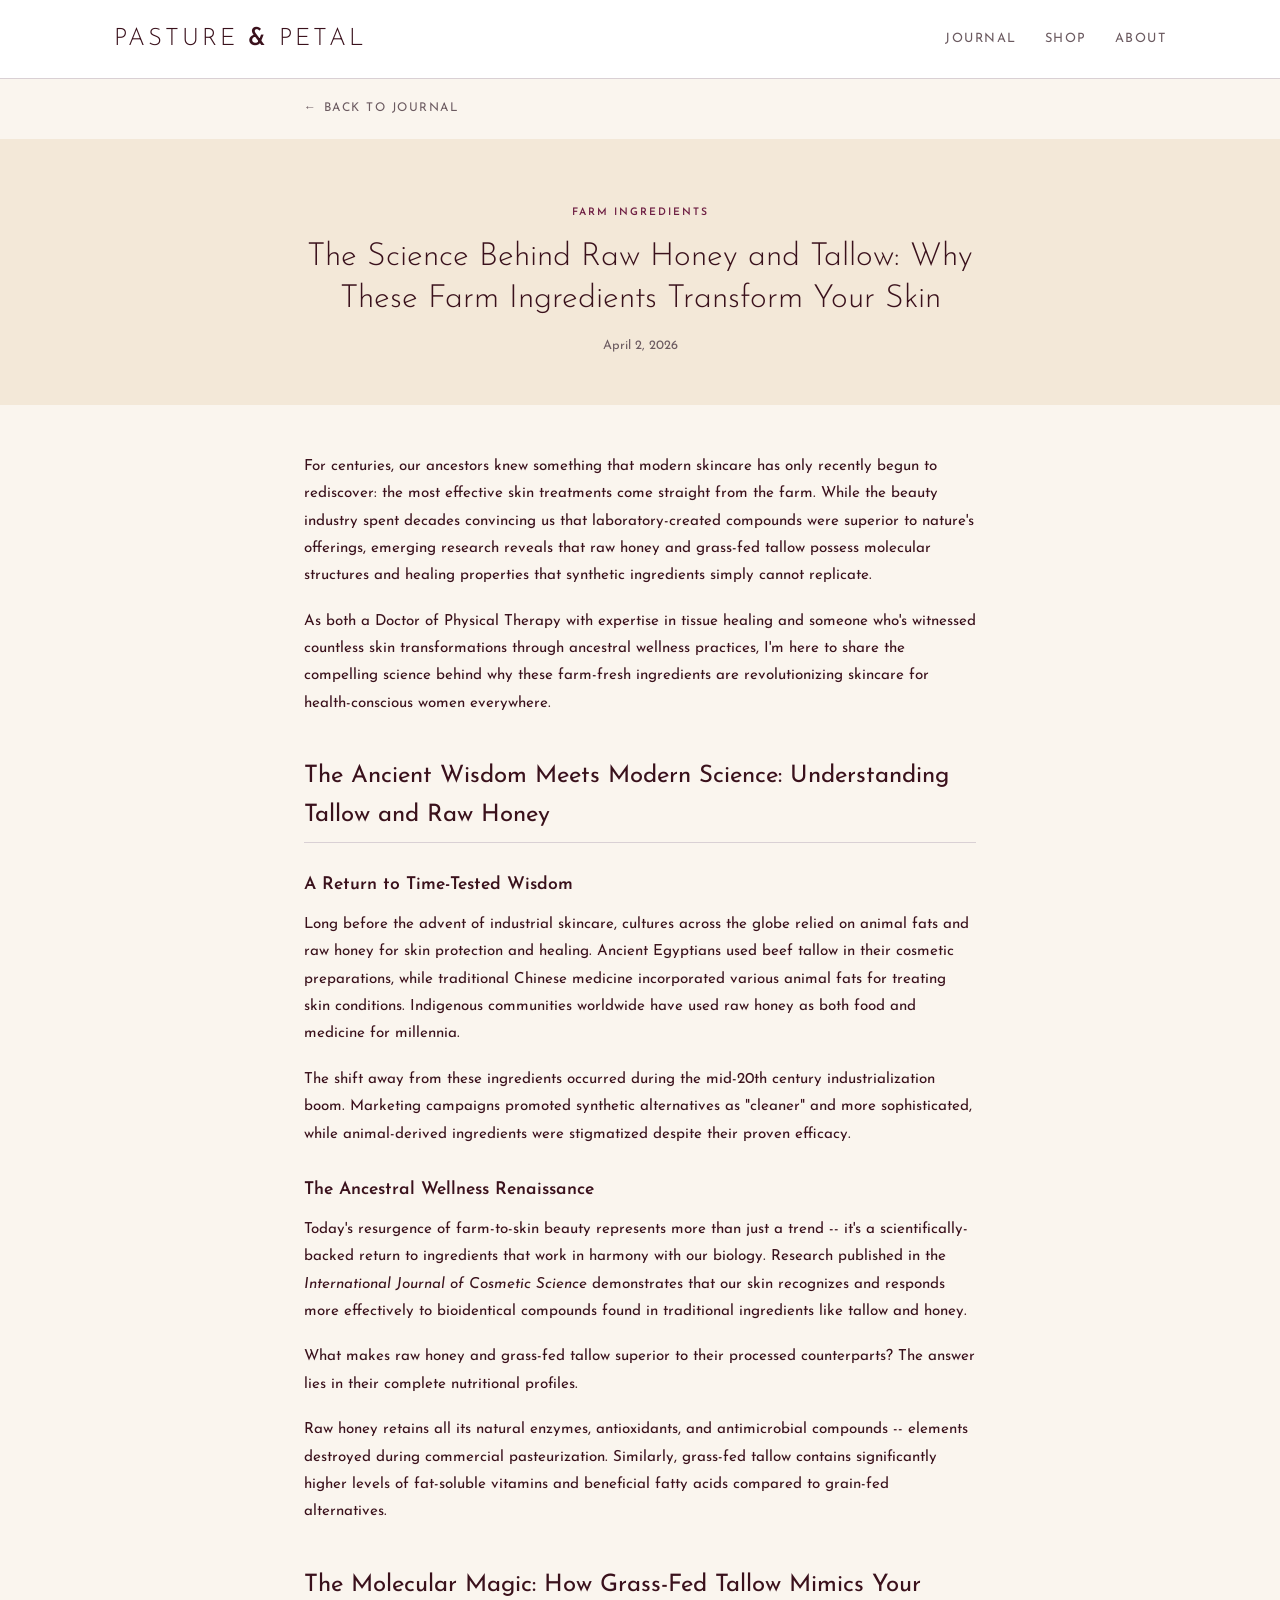
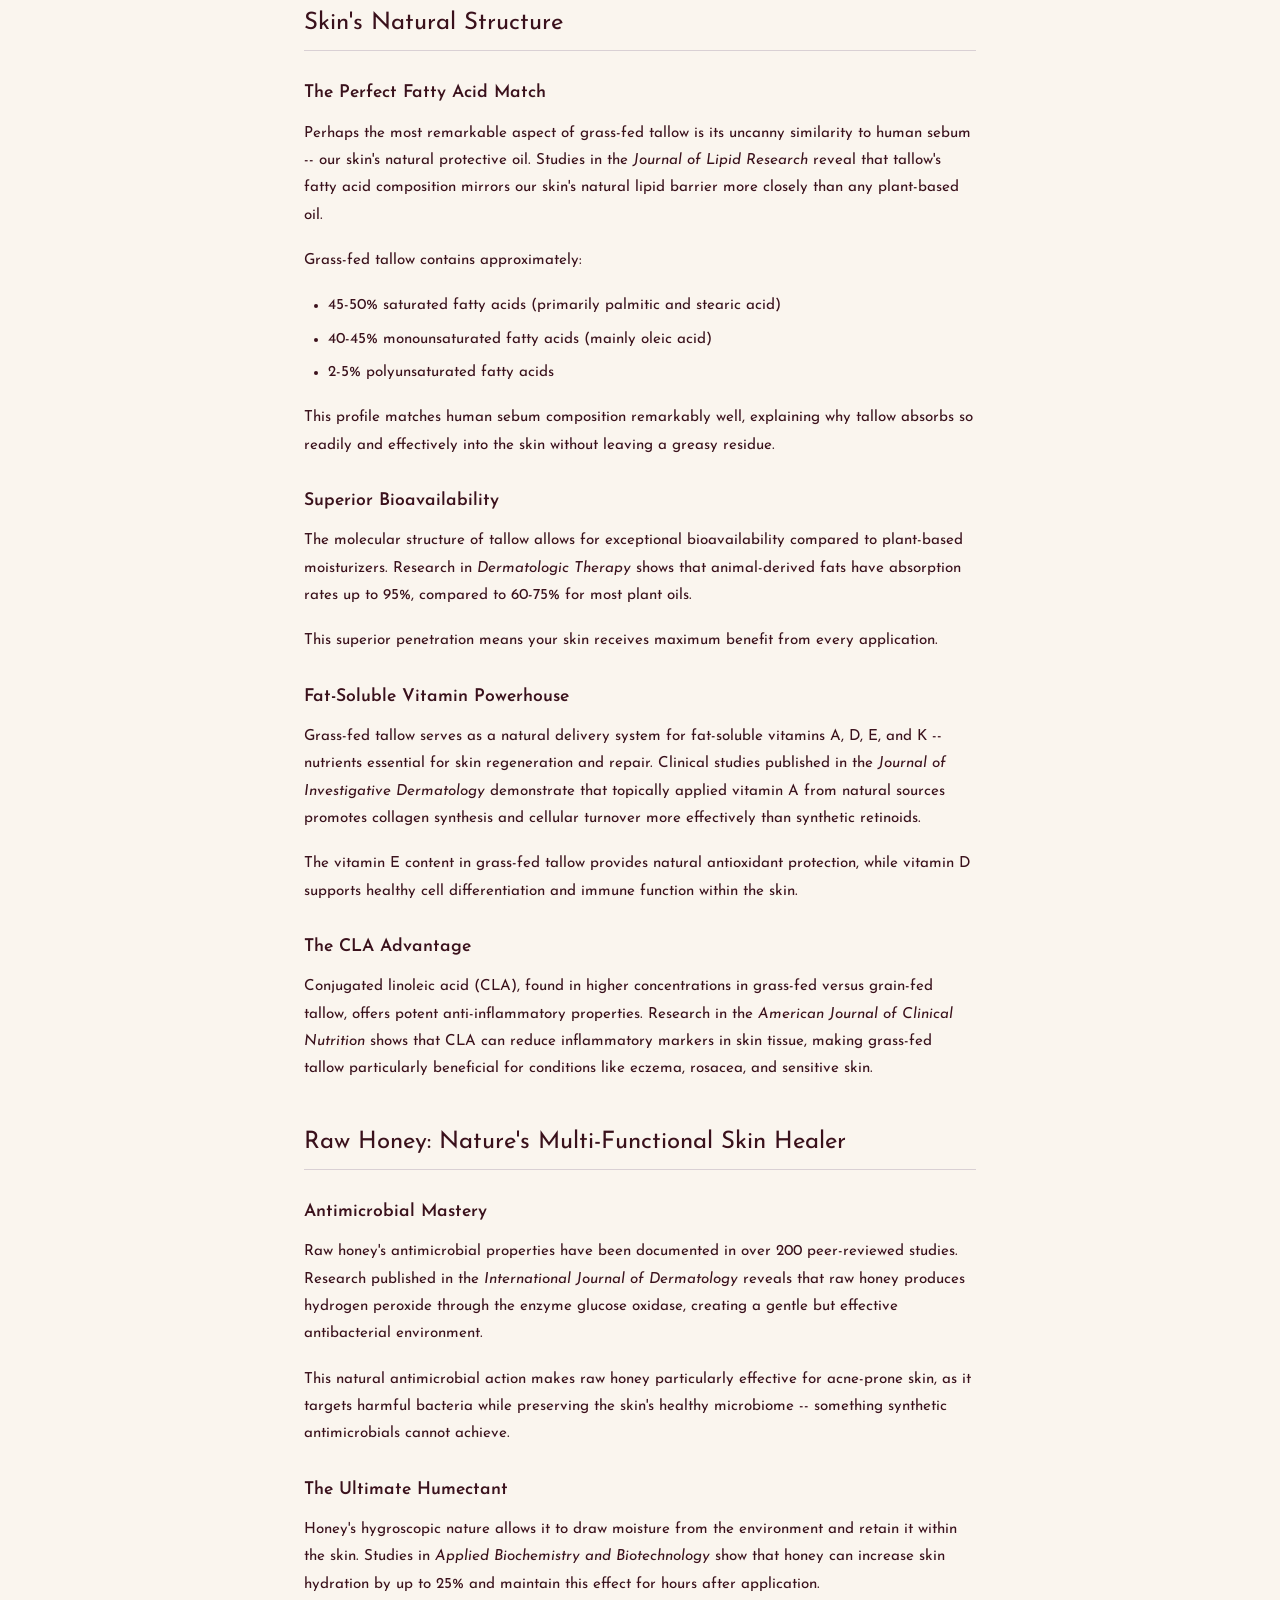
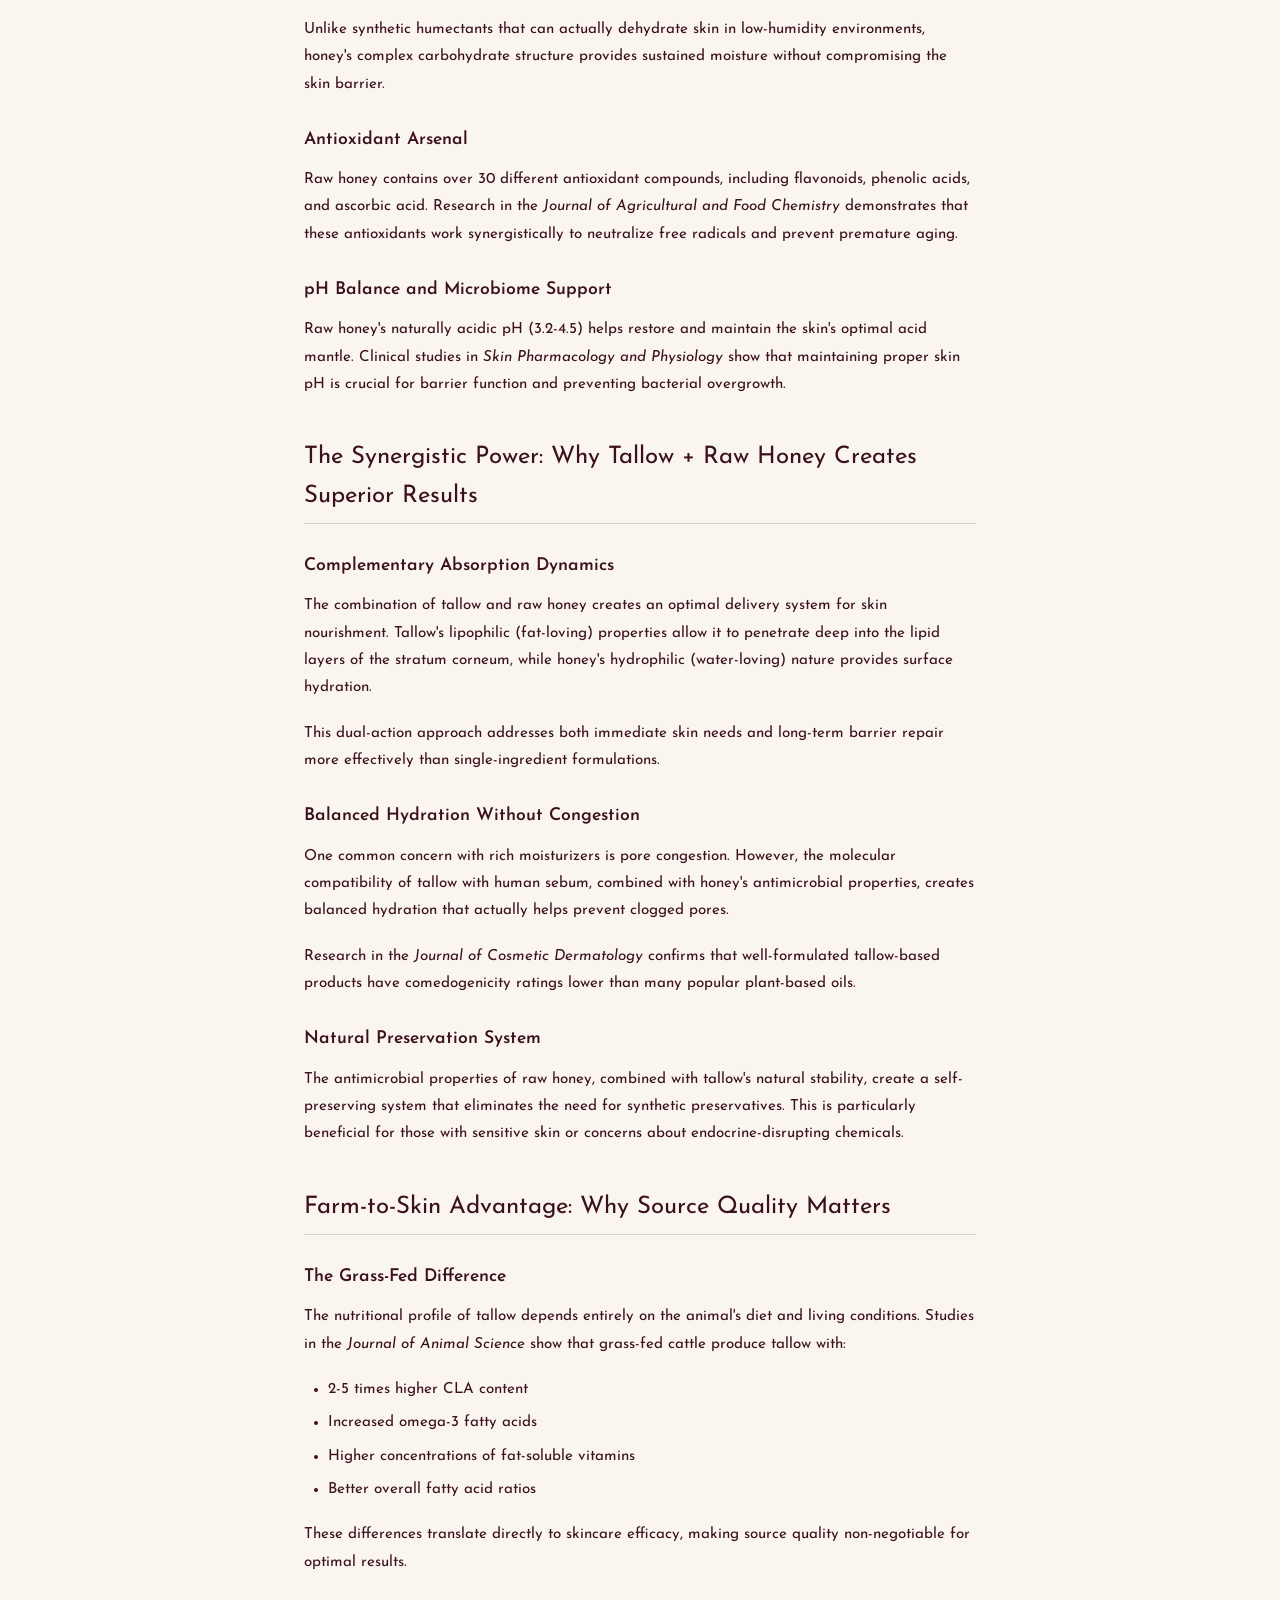
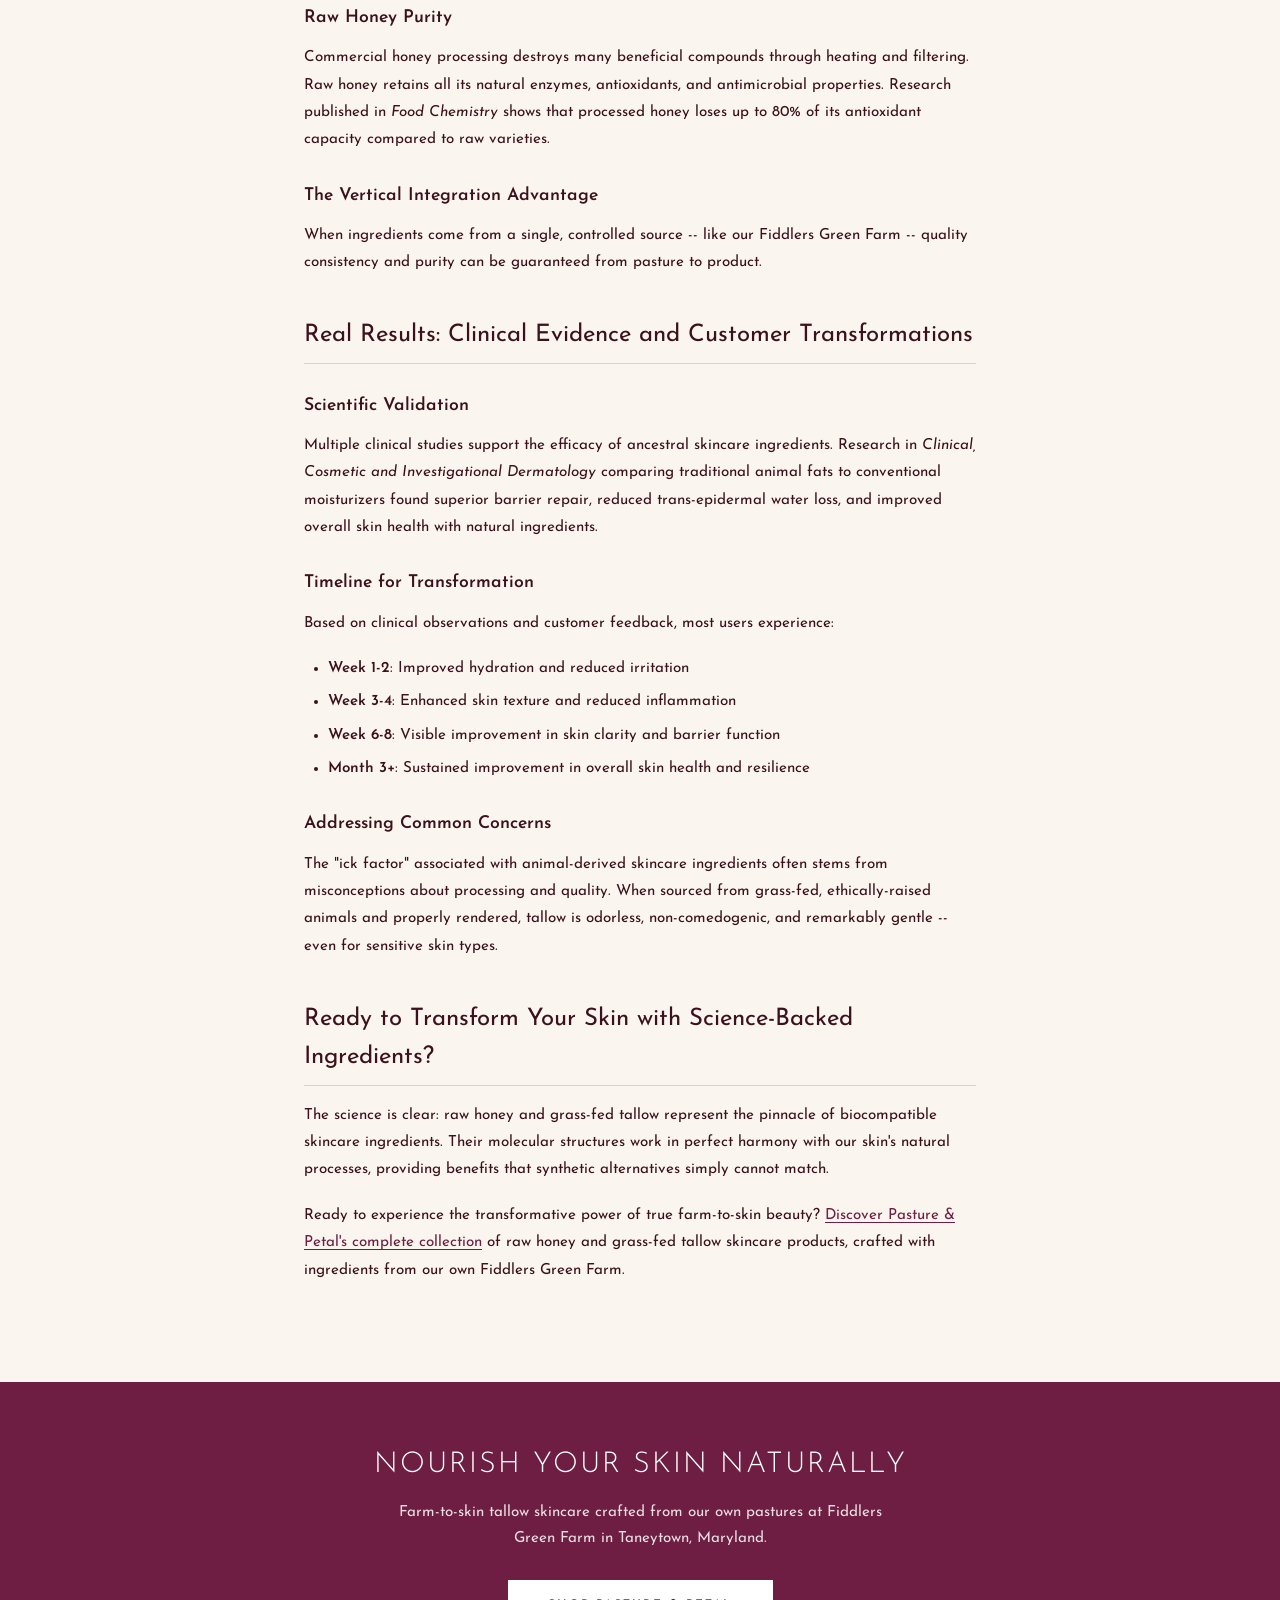
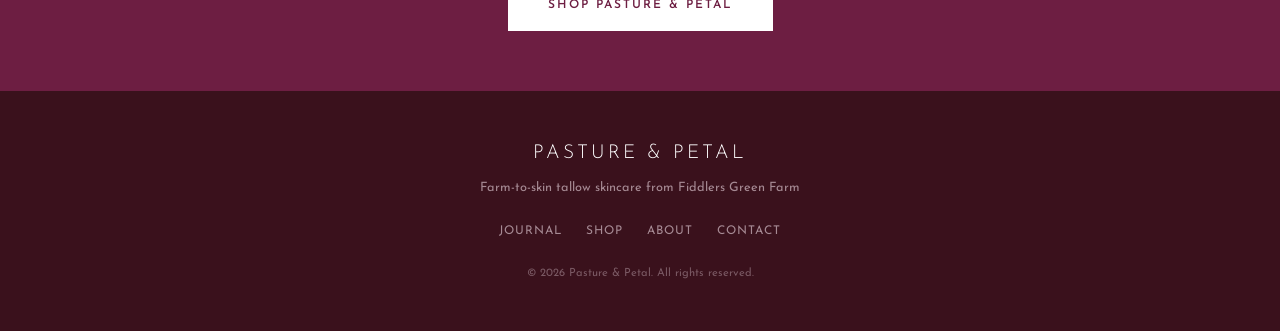
<file: blog/posts/raw-honey-and-tallow-science.html>
<!DOCTYPE html>
<html lang="en">
<head>
  <meta charset="UTF-8">
  <meta name="viewport" content="width=device-width, initial-scale=1.0">
  <title>Raw Honey and Tallow Science | Pasture &amp; Petal</title>
  <meta name="description" content="Discover the proven science behind raw honey and grass-fed tallow for skincare. Learn why these farm ingredients outperform synthetic alternatives.">
  <link rel="stylesheet" href="../style.css">
</head>
<body>

  <!-- Header -->
  <header class="site-header">
    <div class="header-inner">
      <a href="https://www.pastureandpetal.com/" class="site-logo">Pasture <span>&amp;</span> Petal</a>
      <nav class="header-nav">
        <a href="../index.html">Journal</a>
        <a href="https://www.pastureandpetal.com/">Shop</a>
        <a href="https://www.pastureandpetal.com/pages/about">About</a>
      </nav>
    </div>
  </header>

  <!-- Back Link -->
  <div style="max-width:720px;margin:0 auto;">
    <a href="../index.html" class="back-link">Back to Journal</a>
  </div>

  <!-- Article Header -->
  <div class="article-header">
    <span class="tag">Farm Ingredients</span>
    <h1>The Science Behind Raw Honey and Tallow: Why These Farm Ingredients Transform Your Skin</h1>
    <div class="meta">April 2, 2026</div>
  </div>

  <!-- Article Content -->
  <div class="article-content">

    <p>For centuries, our ancestors knew something that modern skincare has only recently begun to rediscover: the most effective skin treatments come straight from the farm. While the beauty industry spent decades convincing us that laboratory-created compounds were superior to nature's offerings, emerging research reveals that raw honey and grass-fed tallow possess molecular structures and healing properties that synthetic ingredients simply cannot replicate.</p>

    <p>As both a Doctor of Physical Therapy with expertise in tissue healing and someone who's witnessed countless skin transformations through ancestral wellness practices, I'm here to share the compelling science behind why these farm-fresh ingredients are revolutionizing skincare for health-conscious women everywhere.</p>

    <h2>The Ancient Wisdom Meets Modern Science: Understanding Tallow and Raw Honey</h2>

    <h3>A Return to Time-Tested Wisdom</h3>

    <p>Long before the advent of industrial skincare, cultures across the globe relied on animal fats and raw honey for skin protection and healing. Ancient Egyptians used beef tallow in their cosmetic preparations, while traditional Chinese medicine incorporated various animal fats for treating skin conditions. Indigenous communities worldwide have used raw honey as both food and medicine for millennia.</p>

    <p>The shift away from these ingredients occurred during the mid-20th century industrialization boom. Marketing campaigns promoted synthetic alternatives as "cleaner" and more sophisticated, while animal-derived ingredients were stigmatized despite their proven efficacy.</p>

    <h3>The Ancestral Wellness Renaissance</h3>

    <p>Today's resurgence of farm-to-skin beauty represents more than just a trend -- it's a scientifically-backed return to ingredients that work in harmony with our biology. Research published in the <em>International Journal of Cosmetic Science</em> demonstrates that our skin recognizes and responds more effectively to bioidentical compounds found in traditional ingredients like tallow and honey.</p>

    <p>What makes raw honey and grass-fed tallow superior to their processed counterparts? The answer lies in their complete nutritional profiles.</p>

    <p>Raw honey retains all its natural enzymes, antioxidants, and antimicrobial compounds -- elements destroyed during commercial pasteurization. Similarly, grass-fed tallow contains significantly higher levels of fat-soluble vitamins and beneficial fatty acids compared to grain-fed alternatives.</p>

    <h2>The Molecular Magic: How Grass-Fed Tallow Mimics Your Skin's Natural Structure</h2>

    <h3>The Perfect Fatty Acid Match</h3>

    <p>Perhaps the most remarkable aspect of grass-fed tallow is its uncanny similarity to human sebum -- our skin's natural protective oil. Studies in the <em>Journal of Lipid Research</em> reveal that tallow's fatty acid composition mirrors our skin's natural lipid barrier more closely than any plant-based oil.</p>

    <p>Grass-fed tallow contains approximately:</p>
    <ul>
      <li>45-50% saturated fatty acids (primarily palmitic and stearic acid)</li>
      <li>40-45% monounsaturated fatty acids (mainly oleic acid)</li>
      <li>2-5% polyunsaturated fatty acids</li>
    </ul>

    <p>This profile matches human sebum composition remarkably well, explaining why tallow absorbs so readily and effectively into the skin without leaving a greasy residue.</p>

    <h3>Superior Bioavailability</h3>

    <p>The molecular structure of tallow allows for exceptional bioavailability compared to plant-based moisturizers. Research in <em>Dermatologic Therapy</em> shows that animal-derived fats have absorption rates up to 95%, compared to 60-75% for most plant oils.</p>

    <p>This superior penetration means your skin receives maximum benefit from every application.</p>

    <h3>Fat-Soluble Vitamin Powerhouse</h3>

    <p>Grass-fed tallow serves as a natural delivery system for fat-soluble vitamins A, D, E, and K -- nutrients essential for skin regeneration and repair. Clinical studies published in the <em>Journal of Investigative Dermatology</em> demonstrate that topically applied vitamin A from natural sources promotes collagen synthesis and cellular turnover more effectively than synthetic retinoids.</p>

    <p>The vitamin E content in grass-fed tallow provides natural antioxidant protection, while vitamin D supports healthy cell differentiation and immune function within the skin.</p>

    <h3>The CLA Advantage</h3>

    <p>Conjugated linoleic acid (CLA), found in higher concentrations in grass-fed versus grain-fed tallow, offers potent anti-inflammatory properties. Research in the <em>American Journal of Clinical Nutrition</em> shows that CLA can reduce inflammatory markers in skin tissue, making grass-fed tallow particularly beneficial for conditions like eczema, rosacea, and sensitive skin.</p>

    <h2>Raw Honey: Nature's Multi-Functional Skin Healer</h2>

    <h3>Antimicrobial Mastery</h3>

    <p>Raw honey's antimicrobial properties have been documented in over 200 peer-reviewed studies. Research published in the <em>International Journal of Dermatology</em> reveals that raw honey produces hydrogen peroxide through the enzyme glucose oxidase, creating a gentle but effective antibacterial environment.</p>

    <p>This natural antimicrobial action makes raw honey particularly effective for acne-prone skin, as it targets harmful bacteria while preserving the skin's healthy microbiome -- something synthetic antimicrobials cannot achieve.</p>

    <h3>The Ultimate Humectant</h3>

    <p>Honey's hygroscopic nature allows it to draw moisture from the environment and retain it within the skin. Studies in <em>Applied Biochemistry and Biotechnology</em> show that honey can increase skin hydration by up to 25% and maintain this effect for hours after application.</p>

    <p>Unlike synthetic humectants that can actually dehydrate skin in low-humidity environments, honey's complex carbohydrate structure provides sustained moisture without compromising the skin barrier.</p>

    <h3>Antioxidant Arsenal</h3>

    <p>Raw honey contains over 30 different antioxidant compounds, including flavonoids, phenolic acids, and ascorbic acid. Research in the <em>Journal of Agricultural and Food Chemistry</em> demonstrates that these antioxidants work synergistically to neutralize free radicals and prevent premature aging.</p>

    <h3>pH Balance and Microbiome Support</h3>

    <p>Raw honey's naturally acidic pH (3.2-4.5) helps restore and maintain the skin's optimal acid mantle. Clinical studies in <em>Skin Pharmacology and Physiology</em> show that maintaining proper skin pH is crucial for barrier function and preventing bacterial overgrowth.</p>

    <h2>The Synergistic Power: Why Tallow + Raw Honey Creates Superior Results</h2>

    <h3>Complementary Absorption Dynamics</h3>

    <p>The combination of tallow and raw honey creates an optimal delivery system for skin nourishment. Tallow's lipophilic (fat-loving) properties allow it to penetrate deep into the lipid layers of the stratum corneum, while honey's hydrophilic (water-loving) nature provides surface hydration.</p>

    <p>This dual-action approach addresses both immediate skin needs and long-term barrier repair more effectively than single-ingredient formulations.</p>

    <h3>Balanced Hydration Without Congestion</h3>

    <p>One common concern with rich moisturizers is pore congestion. However, the molecular compatibility of tallow with human sebum, combined with honey's antimicrobial properties, creates balanced hydration that actually helps prevent clogged pores.</p>

    <p>Research in the <em>Journal of Cosmetic Dermatology</em> confirms that well-formulated tallow-based products have comedogenicity ratings lower than many popular plant-based oils.</p>

    <h3>Natural Preservation System</h3>

    <p>The antimicrobial properties of raw honey, combined with tallow's natural stability, create a self-preserving system that eliminates the need for synthetic preservatives. This is particularly beneficial for those with sensitive skin or concerns about endocrine-disrupting chemicals.</p>

    <h2>Farm-to-Skin Advantage: Why Source Quality Matters</h2>

    <h3>The Grass-Fed Difference</h3>

    <p>The nutritional profile of tallow depends entirely on the animal's diet and living conditions. Studies in the <em>Journal of Animal Science</em> show that grass-fed cattle produce tallow with:</p>

    <ul>
      <li>2-5 times higher CLA content</li>
      <li>Increased omega-3 fatty acids</li>
      <li>Higher concentrations of fat-soluble vitamins</li>
      <li>Better overall fatty acid ratios</li>
    </ul>

    <p>These differences translate directly to skincare efficacy, making source quality non-negotiable for optimal results.</p>

    <h3>Raw Honey Purity</h3>

    <p>Commercial honey processing destroys many beneficial compounds through heating and filtering. Raw honey retains all its natural enzymes, antioxidants, and antimicrobial properties. Research published in <em>Food Chemistry</em> shows that processed honey loses up to 80% of its antioxidant capacity compared to raw varieties.</p>

    <h3>The Vertical Integration Advantage</h3>

    <p>When ingredients come from a single, controlled source -- like our Fiddlers Green Farm -- quality consistency and purity can be guaranteed from pasture to product.</p>

    <h2>Real Results: Clinical Evidence and Customer Transformations</h2>

    <h3>Scientific Validation</h3>

    <p>Multiple clinical studies support the efficacy of ancestral skincare ingredients. Research in <em>Clinical, Cosmetic and Investigational Dermatology</em> comparing traditional animal fats to conventional moisturizers found superior barrier repair, reduced trans-epidermal water loss, and improved overall skin health with natural ingredients.</p>

    <h3>Timeline for Transformation</h3>

    <p>Based on clinical observations and customer feedback, most users experience:</p>

    <ul>
      <li><strong>Week 1-2</strong>: Improved hydration and reduced irritation</li>
      <li><strong>Week 3-4</strong>: Enhanced skin texture and reduced inflammation</li>
      <li><strong>Week 6-8</strong>: Visible improvement in skin clarity and barrier function</li>
      <li><strong>Month 3+</strong>: Sustained improvement in overall skin health and resilience</li>
    </ul>

    <h3>Addressing Common Concerns</h3>

    <p>The "ick factor" associated with animal-derived skincare ingredients often stems from misconceptions about processing and quality. When sourced from grass-fed, ethically-raised animals and properly rendered, tallow is odorless, non-comedogenic, and remarkably gentle -- even for sensitive skin types.</p>

    <h2>Ready to Transform Your Skin with Science-Backed Ingredients?</h2>

    <p>The science is clear: raw honey and grass-fed tallow represent the pinnacle of biocompatible skincare ingredients. Their molecular structures work in perfect harmony with our skin's natural processes, providing benefits that synthetic alternatives simply cannot match.</p>

    <p>Ready to experience the transformative power of true farm-to-skin beauty? <a href="https://www.pastureandpetal.com/">Discover Pasture &amp; Petal's complete collection</a> of raw honey and grass-fed tallow skincare products, crafted with ingredients from our own Fiddlers Green Farm.</p>

  </div>

  <!-- CTA Banner -->
  <section class="cta-banner">
    <h2>Nourish Your Skin Naturally</h2>
    <p>Farm-to-skin tallow skincare crafted from our own pastures at Fiddlers Green Farm in Taneytown, Maryland.</p>
    <a href="https://www.pastureandpetal.com/" class="cta-button">Shop Pasture &amp; Petal</a>
  </section>

  <!-- Footer -->
  <footer class="site-footer">
    <div class="footer-inner">
      <div class="footer-brand">Pasture &amp; Petal</div>
      <div class="footer-tagline">Farm-to-skin tallow skincare from Fiddlers Green Farm</div>
      <div class="footer-links">
        <a href="../index.html">Journal</a>
        <a href="https://www.pastureandpetal.com/">Shop</a>
        <a href="https://www.pastureandpetal.com/pages/about">About</a>
        <a href="https://www.pastureandpetal.com/pages/contact">Contact</a>
      </div>
      <div class="footer-copy">&copy; 2026 Pasture &amp; Petal. All rights reserved.</div>
    </div>
  </footer>

</body>
</html>
</file>
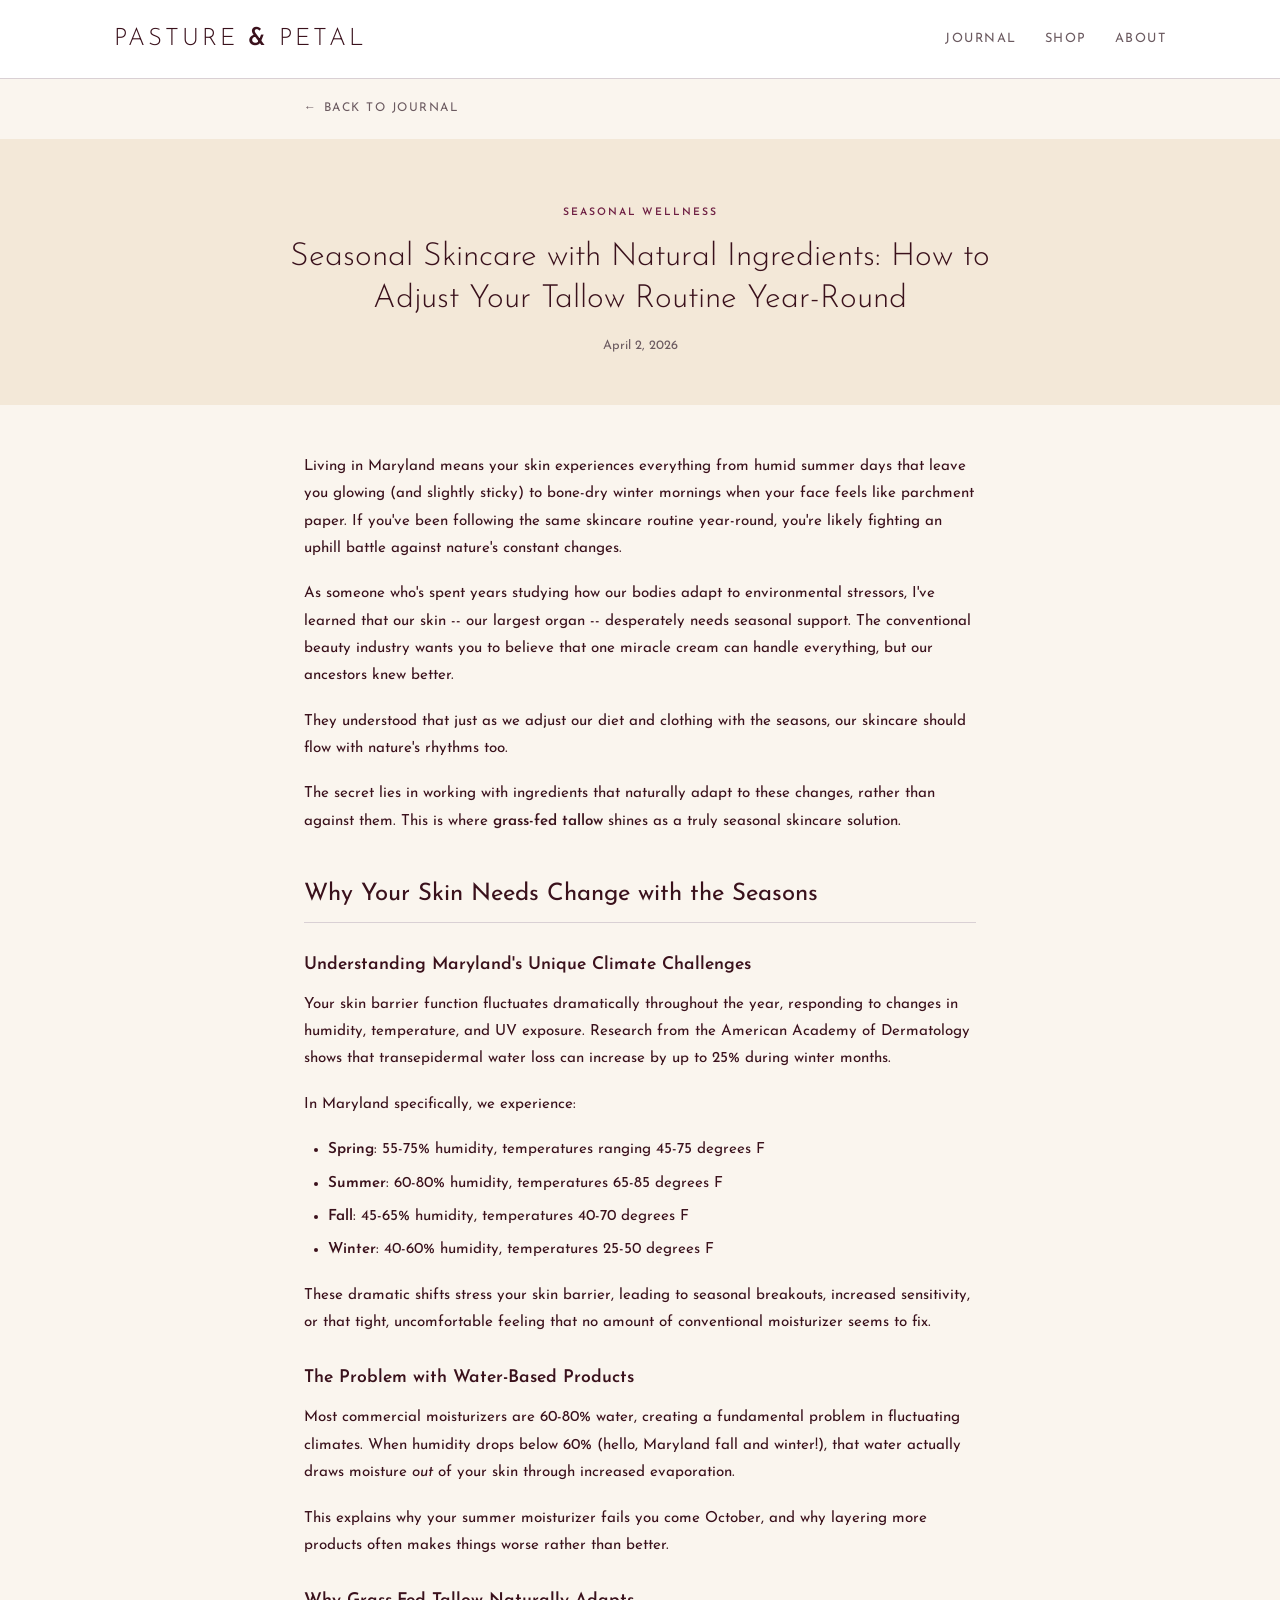
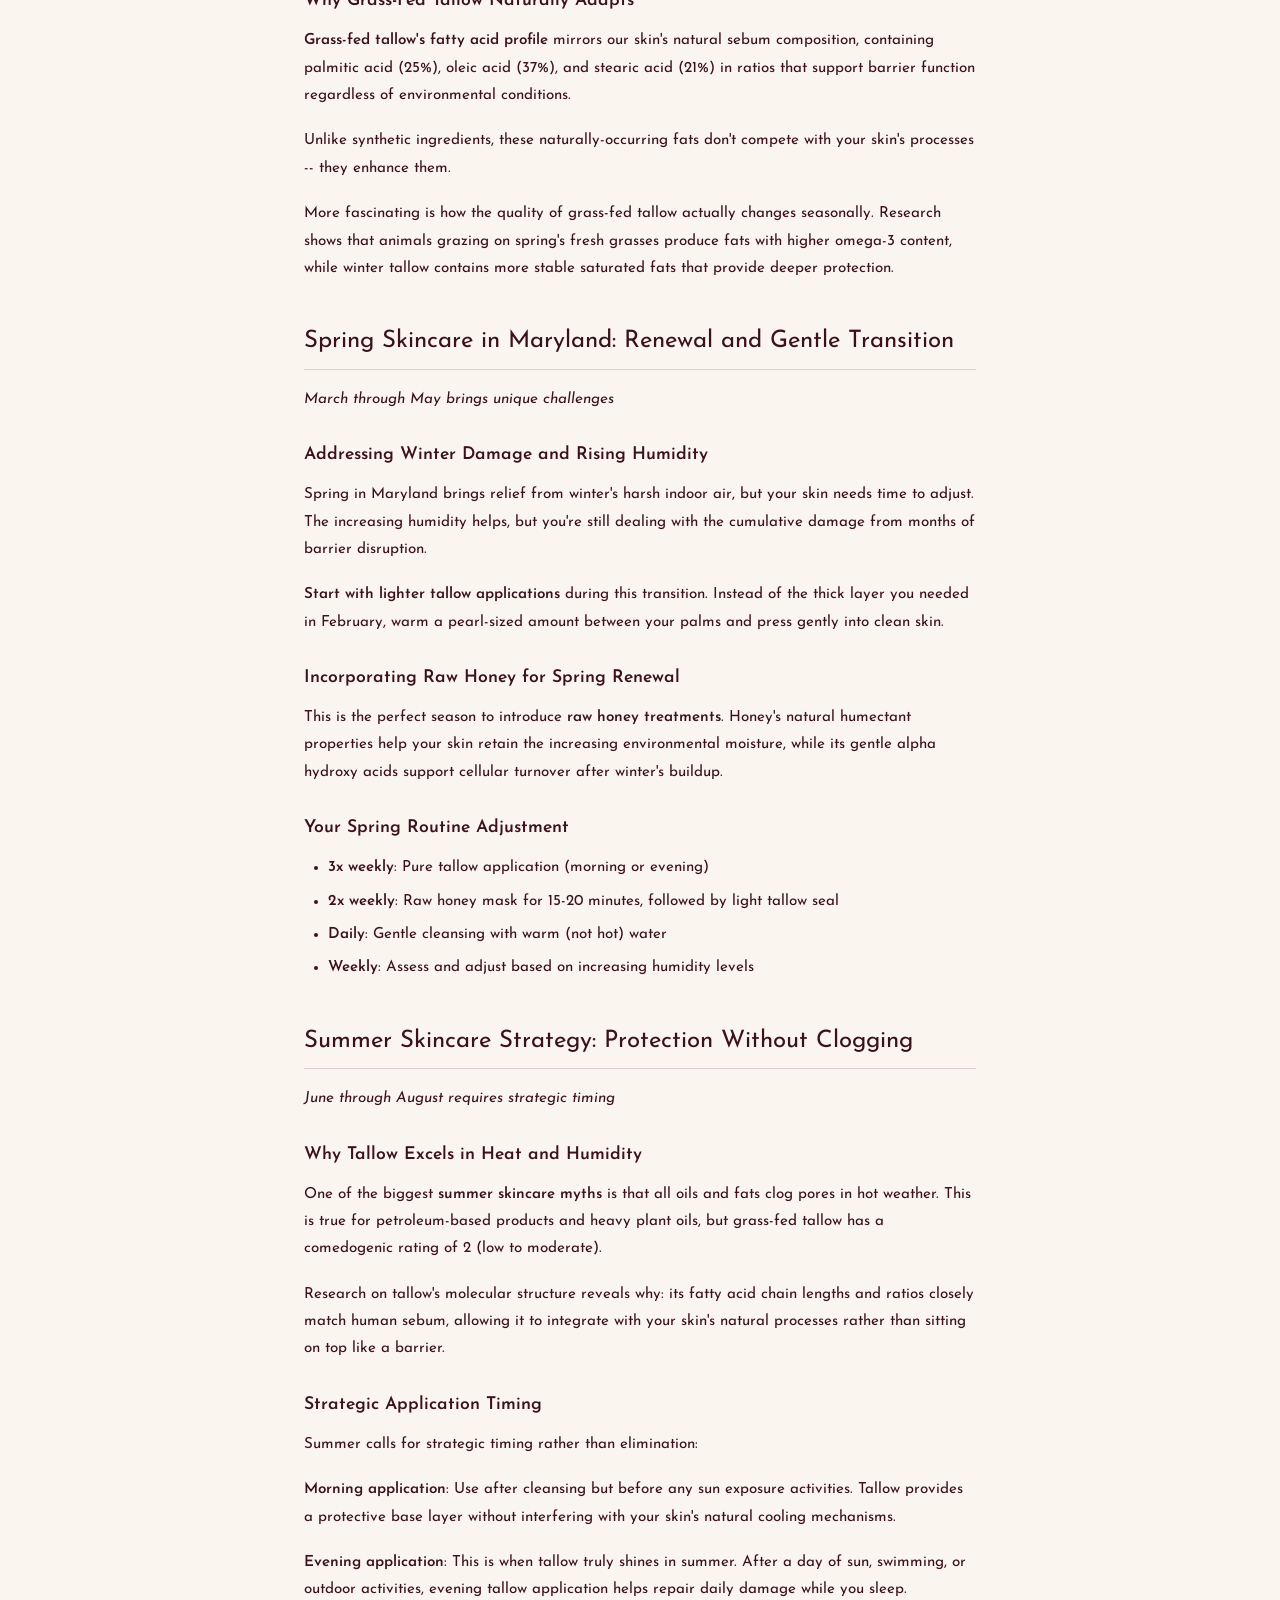
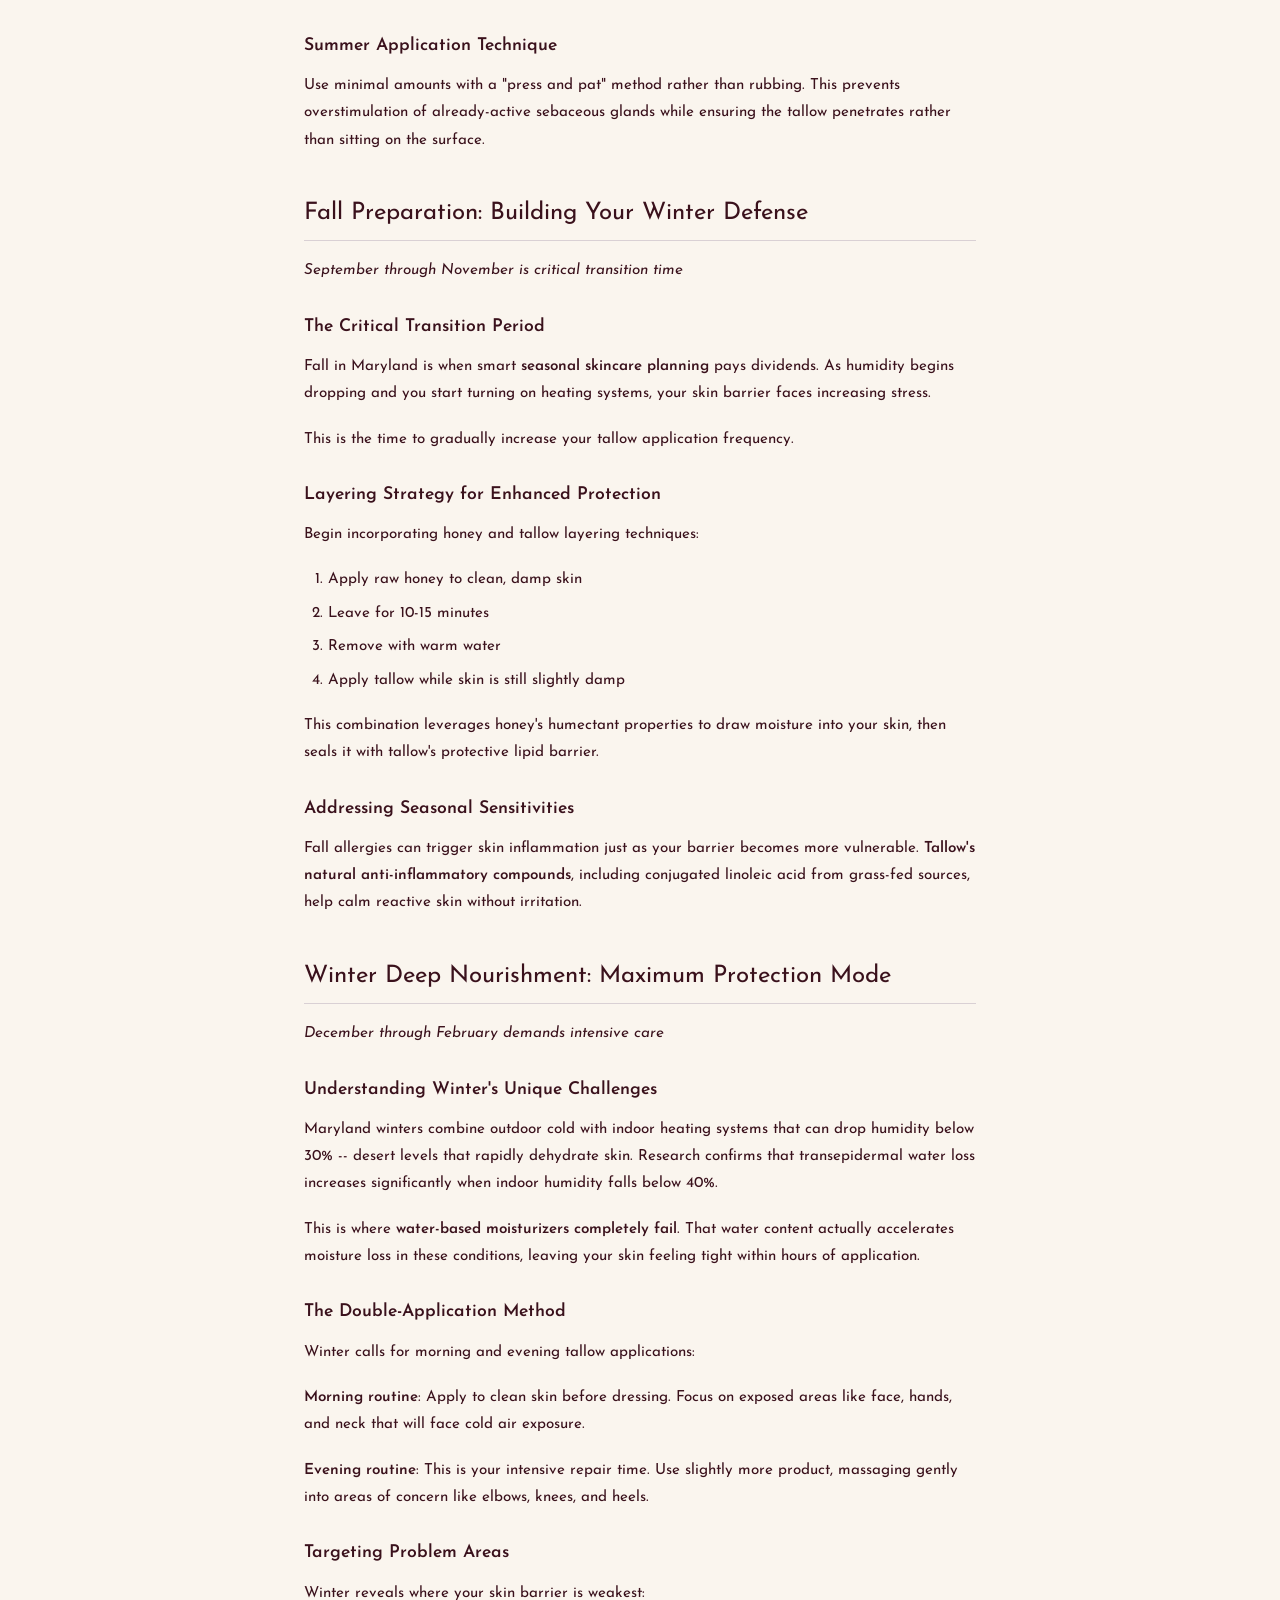
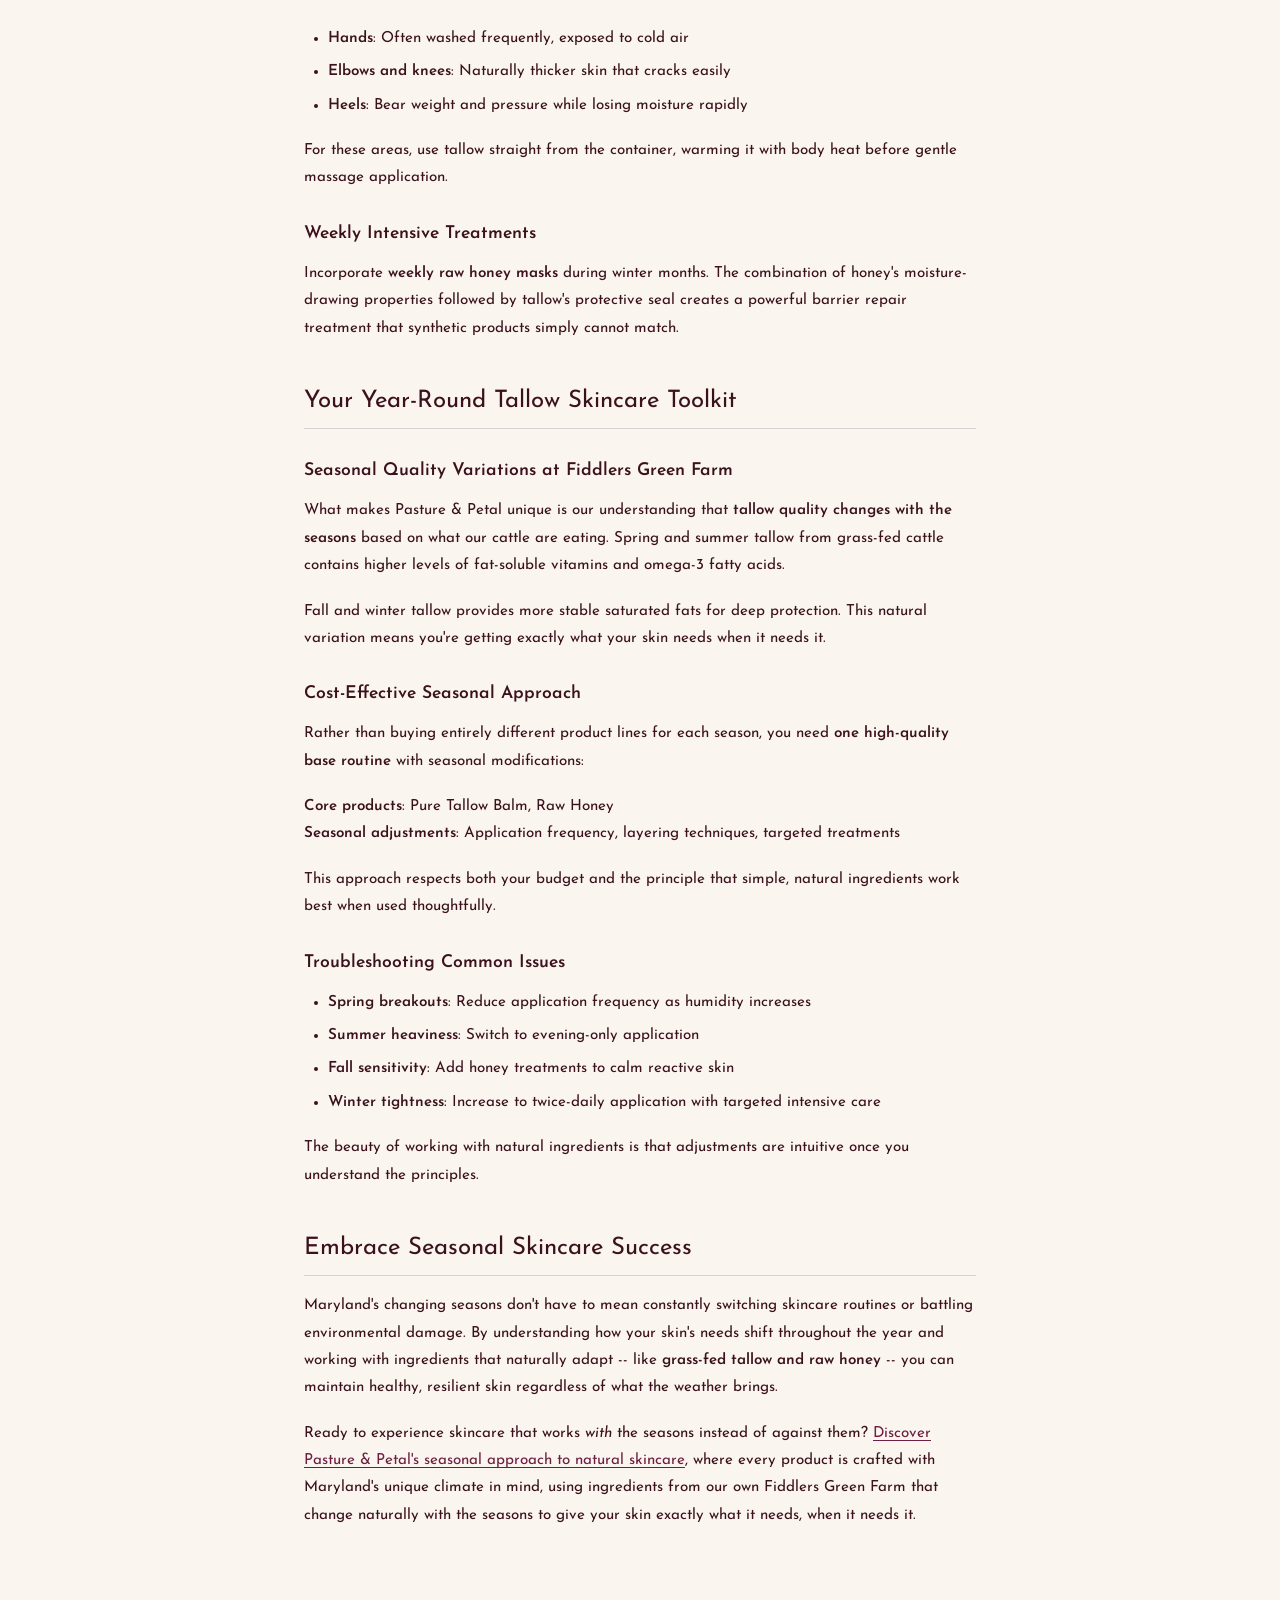
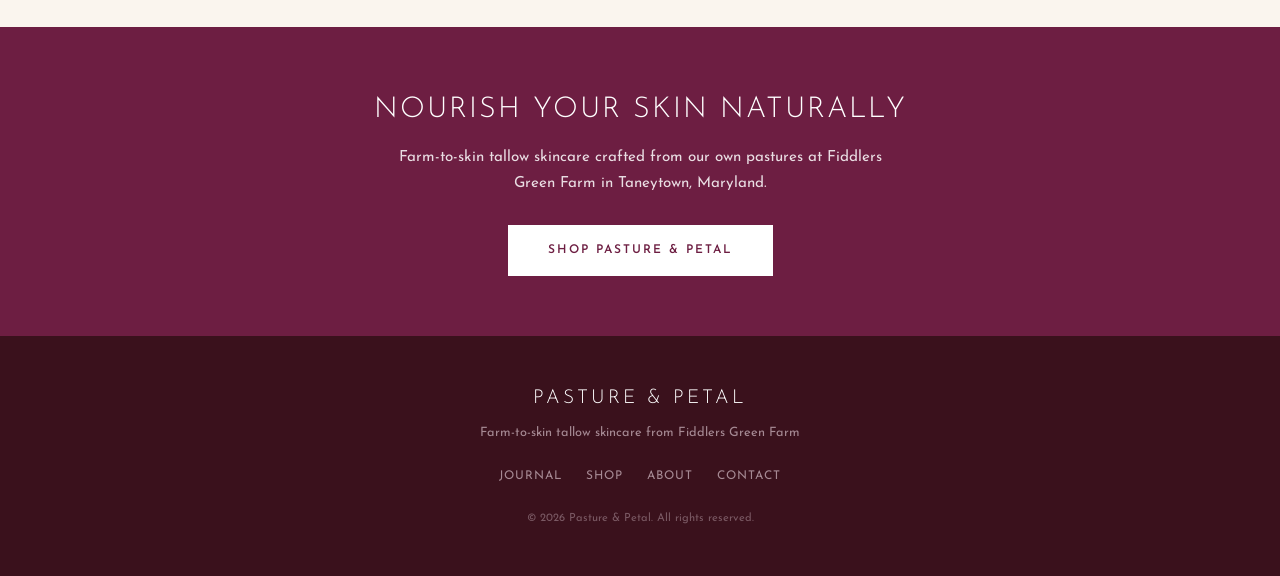
<file: blog/posts/seasonal-skincare-natural-ingredients.html>
<!DOCTYPE html>
<html lang="en">
<head>
  <meta charset="UTF-8">
  <meta name="viewport" content="width=device-width, initial-scale=1.0">
  <title>Seasonal Tallow Skincare Guide | Pasture &amp; Petal</title>
  <meta name="description" content="Discover how to adjust your grass-fed tallow skincare routine for Maryland's changing seasons. Expert tips for year-round healthy skin.">
  <link rel="stylesheet" href="../style.css">
</head>
<body>

  <!-- Header -->
  <header class="site-header">
    <div class="header-inner">
      <a href="https://www.pastureandpetal.com/" class="site-logo">Pasture <span>&amp;</span> Petal</a>
      <nav class="header-nav">
        <a href="../index.html">Journal</a>
        <a href="https://www.pastureandpetal.com/">Shop</a>
        <a href="https://www.pastureandpetal.com/pages/about">About</a>
      </nav>
    </div>
  </header>

  <!-- Back Link -->
  <div style="max-width:720px;margin:0 auto;">
    <a href="../index.html" class="back-link">Back to Journal</a>
  </div>

  <!-- Article Header -->
  <div class="article-header">
    <span class="tag">Seasonal Wellness</span>
    <h1>Seasonal Skincare with Natural Ingredients: How to Adjust Your Tallow Routine Year-Round</h1>
    <div class="meta">April 2, 2026</div>
  </div>

  <!-- Article Content -->
  <div class="article-content">

    <p>Living in Maryland means your skin experiences everything from humid summer days that leave you glowing (and slightly sticky) to bone-dry winter mornings when your face feels like parchment paper. If you've been following the same skincare routine year-round, you're likely fighting an uphill battle against nature's constant changes.</p>

    <p>As someone who's spent years studying how our bodies adapt to environmental stressors, I've learned that our skin -- our largest organ -- desperately needs seasonal support. The conventional beauty industry wants you to believe that one miracle cream can handle everything, but our ancestors knew better.</p>

    <p>They understood that just as we adjust our diet and clothing with the seasons, our skincare should flow with nature's rhythms too.</p>

    <p>The secret lies in working with ingredients that naturally adapt to these changes, rather than against them. This is where <strong>grass-fed tallow</strong> shines as a truly seasonal skincare solution.</p>

    <h2>Why Your Skin Needs Change with the Seasons</h2>

    <h3>Understanding Maryland's Unique Climate Challenges</h3>

    <p>Your skin barrier function fluctuates dramatically throughout the year, responding to changes in humidity, temperature, and UV exposure. Research from the American Academy of Dermatology shows that transepidermal water loss can increase by up to 25% during winter months.</p>

    <p>In Maryland specifically, we experience:</p>

    <ul>
      <li><strong>Spring</strong>: 55-75% humidity, temperatures ranging 45-75 degrees F</li>
      <li><strong>Summer</strong>: 60-80% humidity, temperatures 65-85 degrees F</li>
      <li><strong>Fall</strong>: 45-65% humidity, temperatures 40-70 degrees F</li>
      <li><strong>Winter</strong>: 40-60% humidity, temperatures 25-50 degrees F</li>
    </ul>

    <p>These dramatic shifts stress your skin barrier, leading to seasonal breakouts, increased sensitivity, or that tight, uncomfortable feeling that no amount of conventional moisturizer seems to fix.</p>

    <h3>The Problem with Water-Based Products</h3>

    <p>Most commercial moisturizers are 60-80% water, creating a fundamental problem in fluctuating climates. When humidity drops below 60% (hello, Maryland fall and winter!), that water actually draws moisture <em>out</em> of your skin through increased evaporation.</p>

    <p>This explains why your summer moisturizer fails you come October, and why layering more products often makes things worse rather than better.</p>

    <h3>Why Grass-Fed Tallow Naturally Adapts</h3>

    <p><strong>Grass-fed tallow's fatty acid profile</strong> mirrors our skin's natural sebum composition, containing palmitic acid (25%), oleic acid (37%), and stearic acid (21%) in ratios that support barrier function regardless of environmental conditions.</p>

    <p>Unlike synthetic ingredients, these naturally-occurring fats don't compete with your skin's processes -- they enhance them.</p>

    <p>More fascinating is how the quality of grass-fed tallow actually changes seasonally. Research shows that animals grazing on spring's fresh grasses produce fats with higher omega-3 content, while winter tallow contains more stable saturated fats that provide deeper protection.</p>

    <h2>Spring Skincare in Maryland: Renewal and Gentle Transition</h2>

    <p><em>March through May brings unique challenges</em></p>

    <h3>Addressing Winter Damage and Rising Humidity</h3>

    <p>Spring in Maryland brings relief from winter's harsh indoor air, but your skin needs time to adjust. The increasing humidity helps, but you're still dealing with the cumulative damage from months of barrier disruption.</p>

    <p><strong>Start with lighter tallow applications</strong> during this transition. Instead of the thick layer you needed in February, warm a pearl-sized amount between your palms and press gently into clean skin.</p>

    <h3>Incorporating Raw Honey for Spring Renewal</h3>

    <p>This is the perfect season to introduce <strong>raw honey treatments</strong>. Honey's natural humectant properties help your skin retain the increasing environmental moisture, while its gentle alpha hydroxy acids support cellular turnover after winter's buildup.</p>

    <h3>Your Spring Routine Adjustment</h3>

    <ul>
      <li><strong>3x weekly</strong>: Pure tallow application (morning or evening)</li>
      <li><strong>2x weekly</strong>: Raw honey mask for 15-20 minutes, followed by light tallow seal</li>
      <li><strong>Daily</strong>: Gentle cleansing with warm (not hot) water</li>
      <li><strong>Weekly</strong>: Assess and adjust based on increasing humidity levels</li>
    </ul>

    <h2>Summer Skincare Strategy: Protection Without Clogging</h2>

    <p><em>June through August requires strategic timing</em></p>

    <h3>Why Tallow Excels in Heat and Humidity</h3>

    <p>One of the biggest <strong>summer skincare myths</strong> is that all oils and fats clog pores in hot weather. This is true for petroleum-based products and heavy plant oils, but grass-fed tallow has a comedogenic rating of 2 (low to moderate).</p>

    <p>Research on tallow's molecular structure reveals why: its fatty acid chain lengths and ratios closely match human sebum, allowing it to integrate with your skin's natural processes rather than sitting on top like a barrier.</p>

    <h3>Strategic Application Timing</h3>

    <p>Summer calls for strategic timing rather than elimination:</p>

    <p><strong>Morning application</strong>: Use after cleansing but before any sun exposure activities. Tallow provides a protective base layer without interfering with your skin's natural cooling mechanisms.</p>

    <p><strong>Evening application</strong>: This is when tallow truly shines in summer. After a day of sun, swimming, or outdoor activities, evening tallow application helps repair daily damage while you sleep.</p>

    <h3>Summer Application Technique</h3>

    <p>Use minimal amounts with a "press and pat" method rather than rubbing. This prevents overstimulation of already-active sebaceous glands while ensuring the tallow penetrates rather than sitting on the surface.</p>

    <h2>Fall Preparation: Building Your Winter Defense</h2>

    <p><em>September through November is critical transition time</em></p>

    <h3>The Critical Transition Period</h3>

    <p>Fall in Maryland is when smart <strong>seasonal skincare planning</strong> pays dividends. As humidity begins dropping and you start turning on heating systems, your skin barrier faces increasing stress.</p>

    <p>This is the time to gradually increase your tallow application frequency.</p>

    <h3>Layering Strategy for Enhanced Protection</h3>

    <p>Begin incorporating honey and tallow layering techniques:</p>

    <ol>
      <li>Apply raw honey to clean, damp skin</li>
      <li>Leave for 10-15 minutes</li>
      <li>Remove with warm water</li>
      <li>Apply tallow while skin is still slightly damp</li>
    </ol>

    <p>This combination leverages honey's humectant properties to draw moisture into your skin, then seals it with tallow's protective lipid barrier.</p>

    <h3>Addressing Seasonal Sensitivities</h3>

    <p>Fall allergies can trigger skin inflammation just as your barrier becomes more vulnerable. <strong>Tallow's natural anti-inflammatory compounds</strong>, including conjugated linoleic acid from grass-fed sources, help calm reactive skin without irritation.</p>

    <h2>Winter Deep Nourishment: Maximum Protection Mode</h2>

    <p><em>December through February demands intensive care</em></p>

    <h3>Understanding Winter's Unique Challenges</h3>

    <p>Maryland winters combine outdoor cold with indoor heating systems that can drop humidity below 30% -- desert levels that rapidly dehydrate skin. Research confirms that transepidermal water loss increases significantly when indoor humidity falls below 40%.</p>

    <p>This is where <strong>water-based moisturizers completely fail</strong>. That water content actually accelerates moisture loss in these conditions, leaving your skin feeling tight within hours of application.</p>

    <h3>The Double-Application Method</h3>

    <p>Winter calls for morning and evening tallow applications:</p>

    <p><strong>Morning routine</strong>: Apply to clean skin before dressing. Focus on exposed areas like face, hands, and neck that will face cold air exposure.</p>

    <p><strong>Evening routine</strong>: This is your intensive repair time. Use slightly more product, massaging gently into areas of concern like elbows, knees, and heels.</p>

    <h3>Targeting Problem Areas</h3>

    <p>Winter reveals where your skin barrier is weakest:</p>

    <ul>
      <li><strong>Hands</strong>: Often washed frequently, exposed to cold air</li>
      <li><strong>Elbows and knees</strong>: Naturally thicker skin that cracks easily</li>
      <li><strong>Heels</strong>: Bear weight and pressure while losing moisture rapidly</li>
    </ul>

    <p>For these areas, use tallow straight from the container, warming it with body heat before gentle massage application.</p>

    <h3>Weekly Intensive Treatments</h3>

    <p>Incorporate <strong>weekly raw honey masks</strong> during winter months. The combination of honey's moisture-drawing properties followed by tallow's protective seal creates a powerful barrier repair treatment that synthetic products simply cannot match.</p>

    <h2>Your Year-Round Tallow Skincare Toolkit</h2>

    <h3>Seasonal Quality Variations at Fiddlers Green Farm</h3>

    <p>What makes Pasture &amp; Petal unique is our understanding that <strong>tallow quality changes with the seasons</strong> based on what our cattle are eating. Spring and summer tallow from grass-fed cattle contains higher levels of fat-soluble vitamins and omega-3 fatty acids.</p>

    <p>Fall and winter tallow provides more stable saturated fats for deep protection. This natural variation means you're getting exactly what your skin needs when it needs it.</p>

    <h3>Cost-Effective Seasonal Approach</h3>

    <p>Rather than buying entirely different product lines for each season, you need <strong>one high-quality base routine</strong> with seasonal modifications:</p>

    <p><strong>Core products</strong>: Pure Tallow Balm, Raw Honey<br>
    <strong>Seasonal adjustments</strong>: Application frequency, layering techniques, targeted treatments</p>

    <p>This approach respects both your budget and the principle that simple, natural ingredients work best when used thoughtfully.</p>

    <h3>Troubleshooting Common Issues</h3>

    <ul>
      <li><strong>Spring breakouts</strong>: Reduce application frequency as humidity increases</li>
      <li><strong>Summer heaviness</strong>: Switch to evening-only application</li>
      <li><strong>Fall sensitivity</strong>: Add honey treatments to calm reactive skin</li>
      <li><strong>Winter tightness</strong>: Increase to twice-daily application with targeted intensive care</li>
    </ul>

    <p>The beauty of working with natural ingredients is that adjustments are intuitive once you understand the principles.</p>

    <h2>Embrace Seasonal Skincare Success</h2>

    <p>Maryland's changing seasons don't have to mean constantly switching skincare routines or battling environmental damage. By understanding how your skin's needs shift throughout the year and working with ingredients that naturally adapt -- like <strong>grass-fed tallow and raw honey</strong> -- you can maintain healthy, resilient skin regardless of what the weather brings.</p>

    <p>Ready to experience skincare that works <em>with</em> the seasons instead of against them? <a href="https://www.pastureandpetal.com/">Discover Pasture &amp; Petal's seasonal approach to natural skincare</a>, where every product is crafted with Maryland's unique climate in mind, using ingredients from our own Fiddlers Green Farm that change naturally with the seasons to give your skin exactly what it needs, when it needs it.</p>

  </div>

  <!-- CTA Banner -->
  <section class="cta-banner">
    <h2>Nourish Your Skin Naturally</h2>
    <p>Farm-to-skin tallow skincare crafted from our own pastures at Fiddlers Green Farm in Taneytown, Maryland.</p>
    <a href="https://www.pastureandpetal.com/" class="cta-button">Shop Pasture &amp; Petal</a>
  </section>

  <!-- Footer -->
  <footer class="site-footer">
    <div class="footer-inner">
      <div class="footer-brand">Pasture &amp; Petal</div>
      <div class="footer-tagline">Farm-to-skin tallow skincare from Fiddlers Green Farm</div>
      <div class="footer-links">
        <a href="../index.html">Journal</a>
        <a href="https://www.pastureandpetal.com/">Shop</a>
        <a href="https://www.pastureandpetal.com/pages/about">About</a>
        <a href="https://www.pastureandpetal.com/pages/contact">Contact</a>
      </div>
      <div class="footer-copy">&copy; 2026 Pasture &amp; Petal. All rights reserved.</div>
    </div>
  </footer>

</body>
</html>
</file>
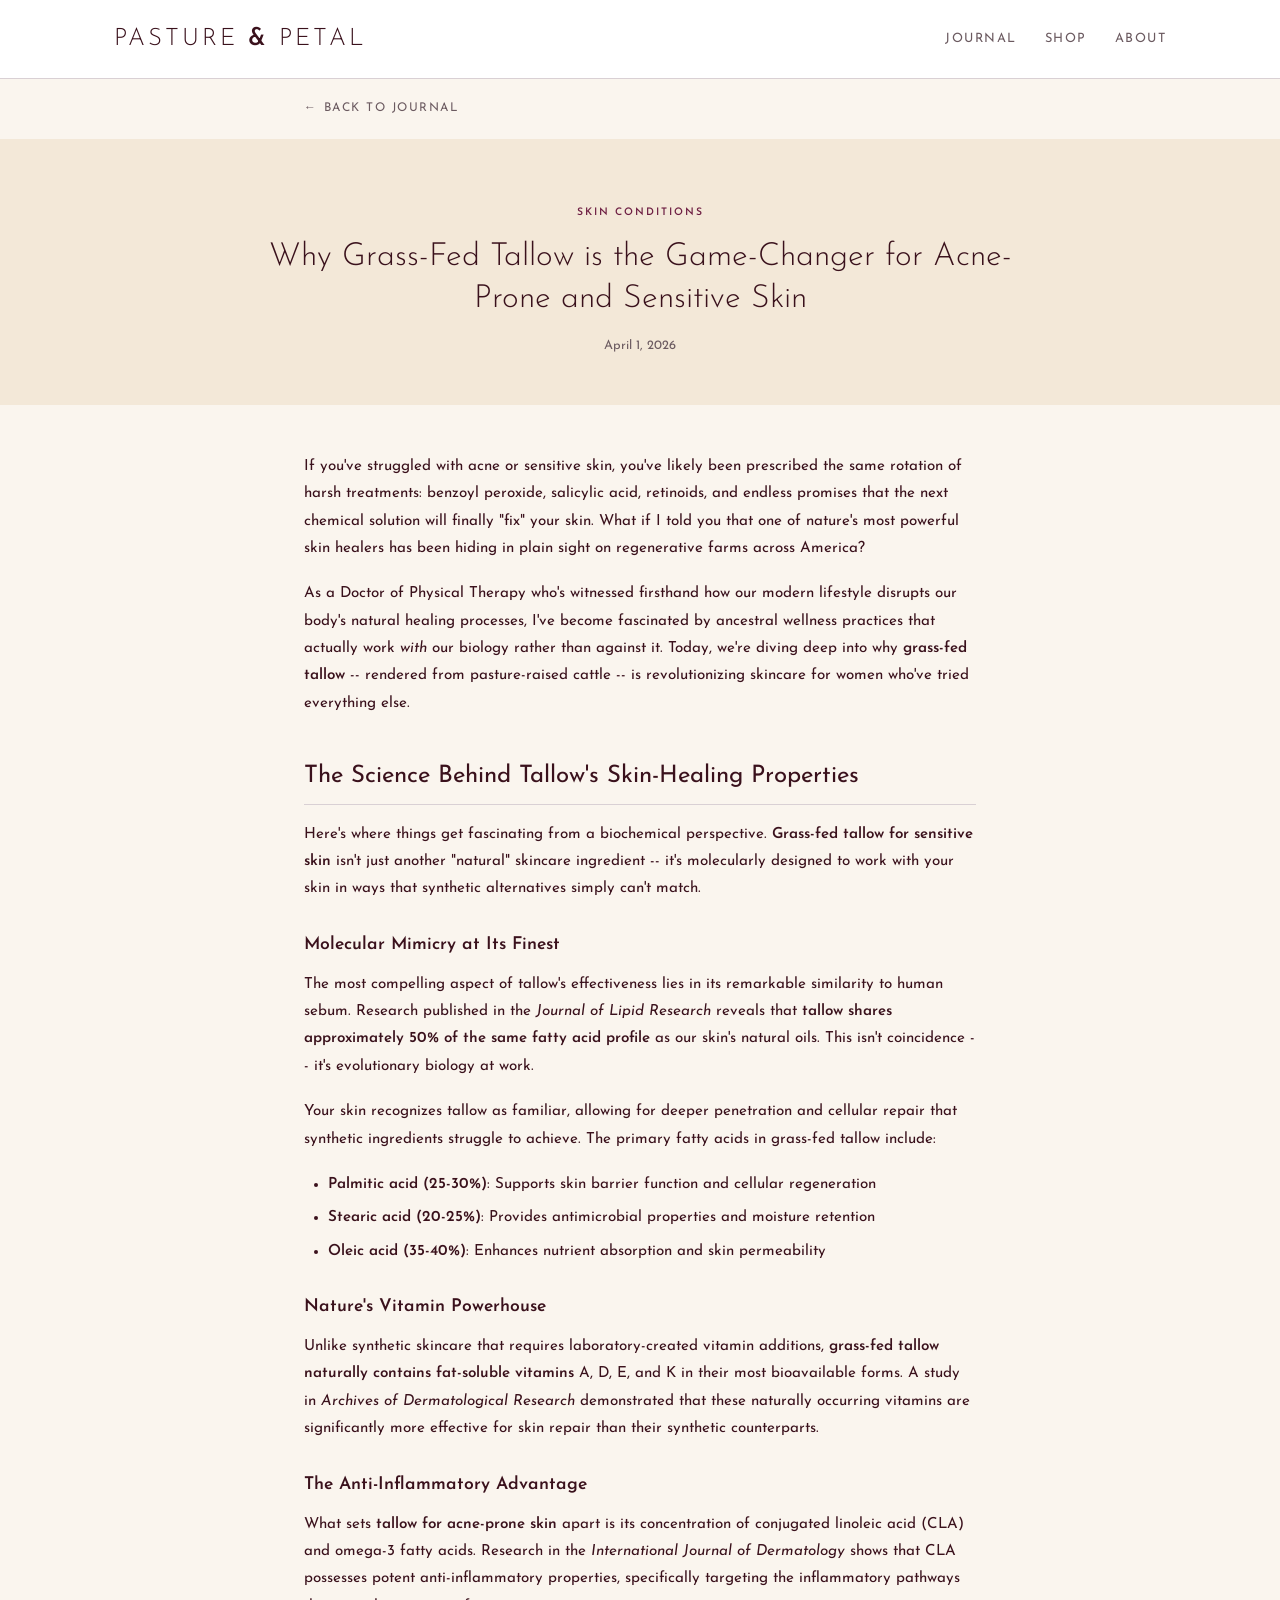
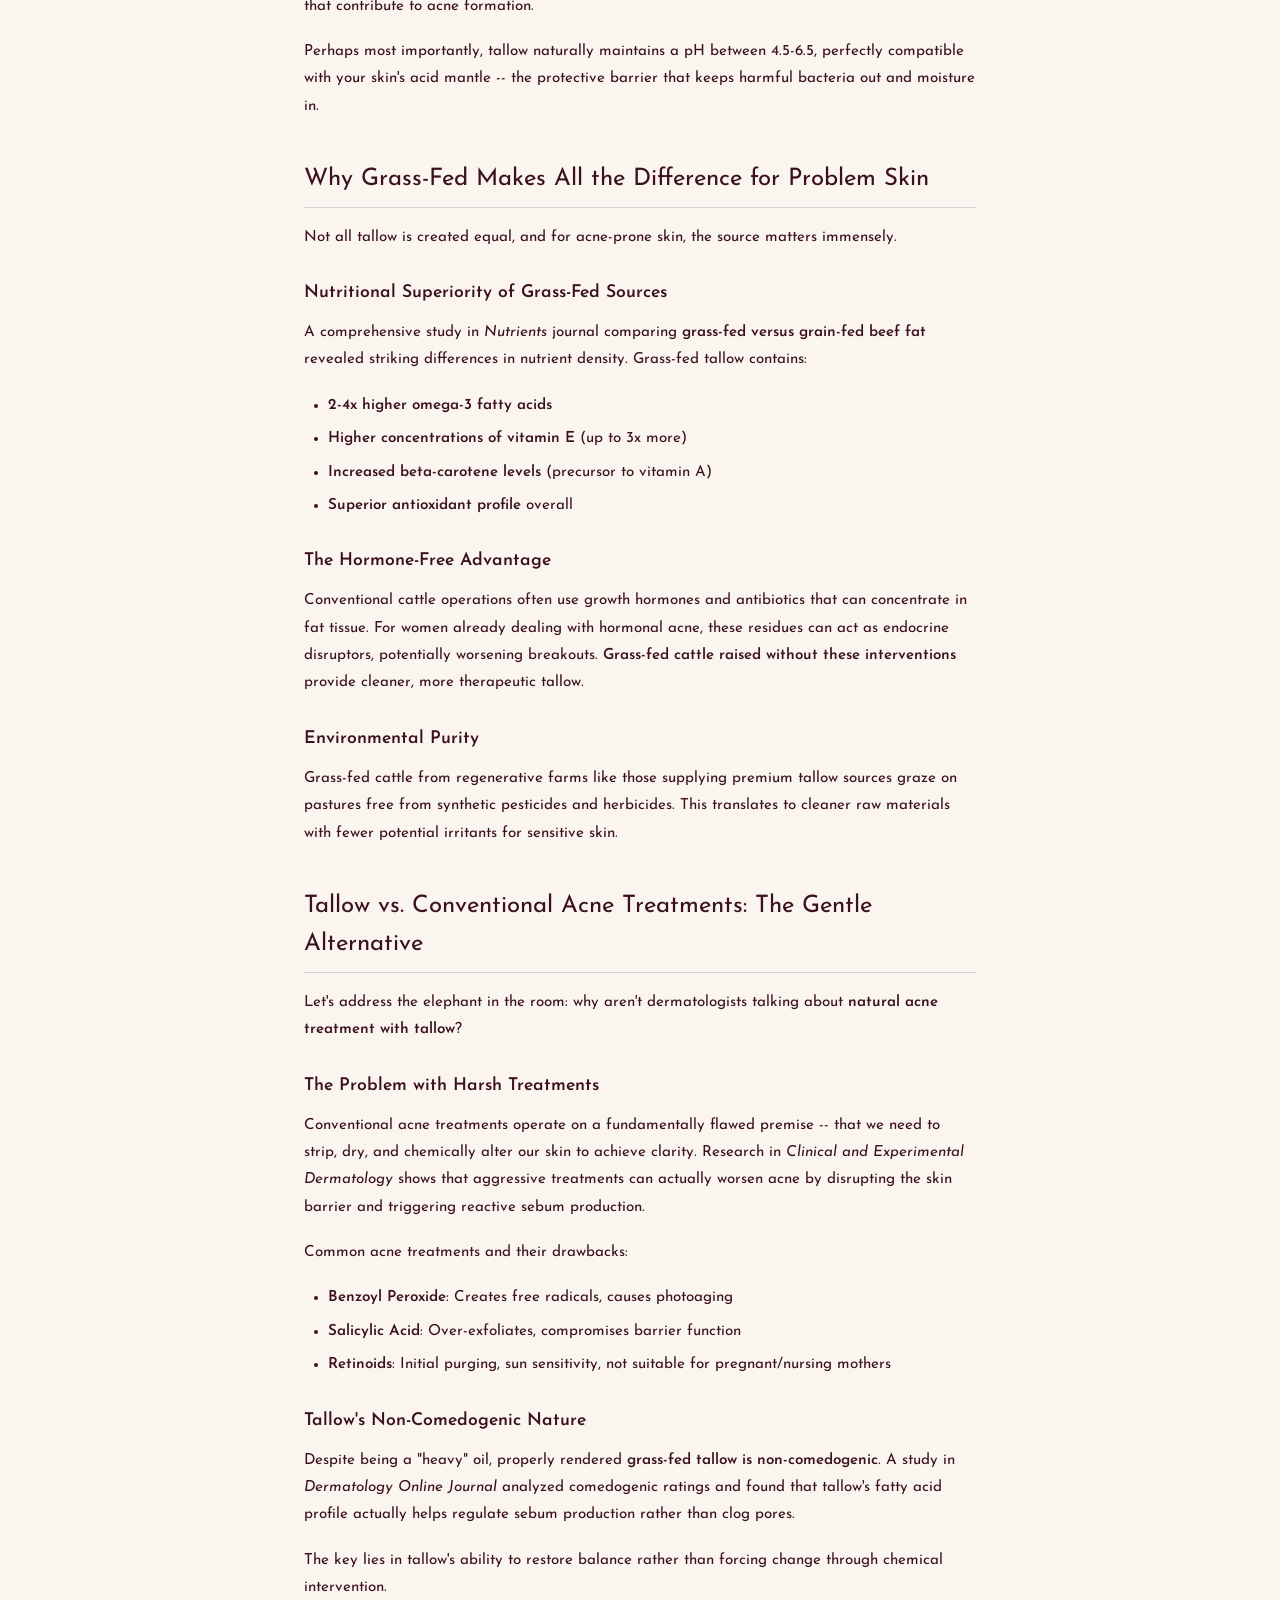
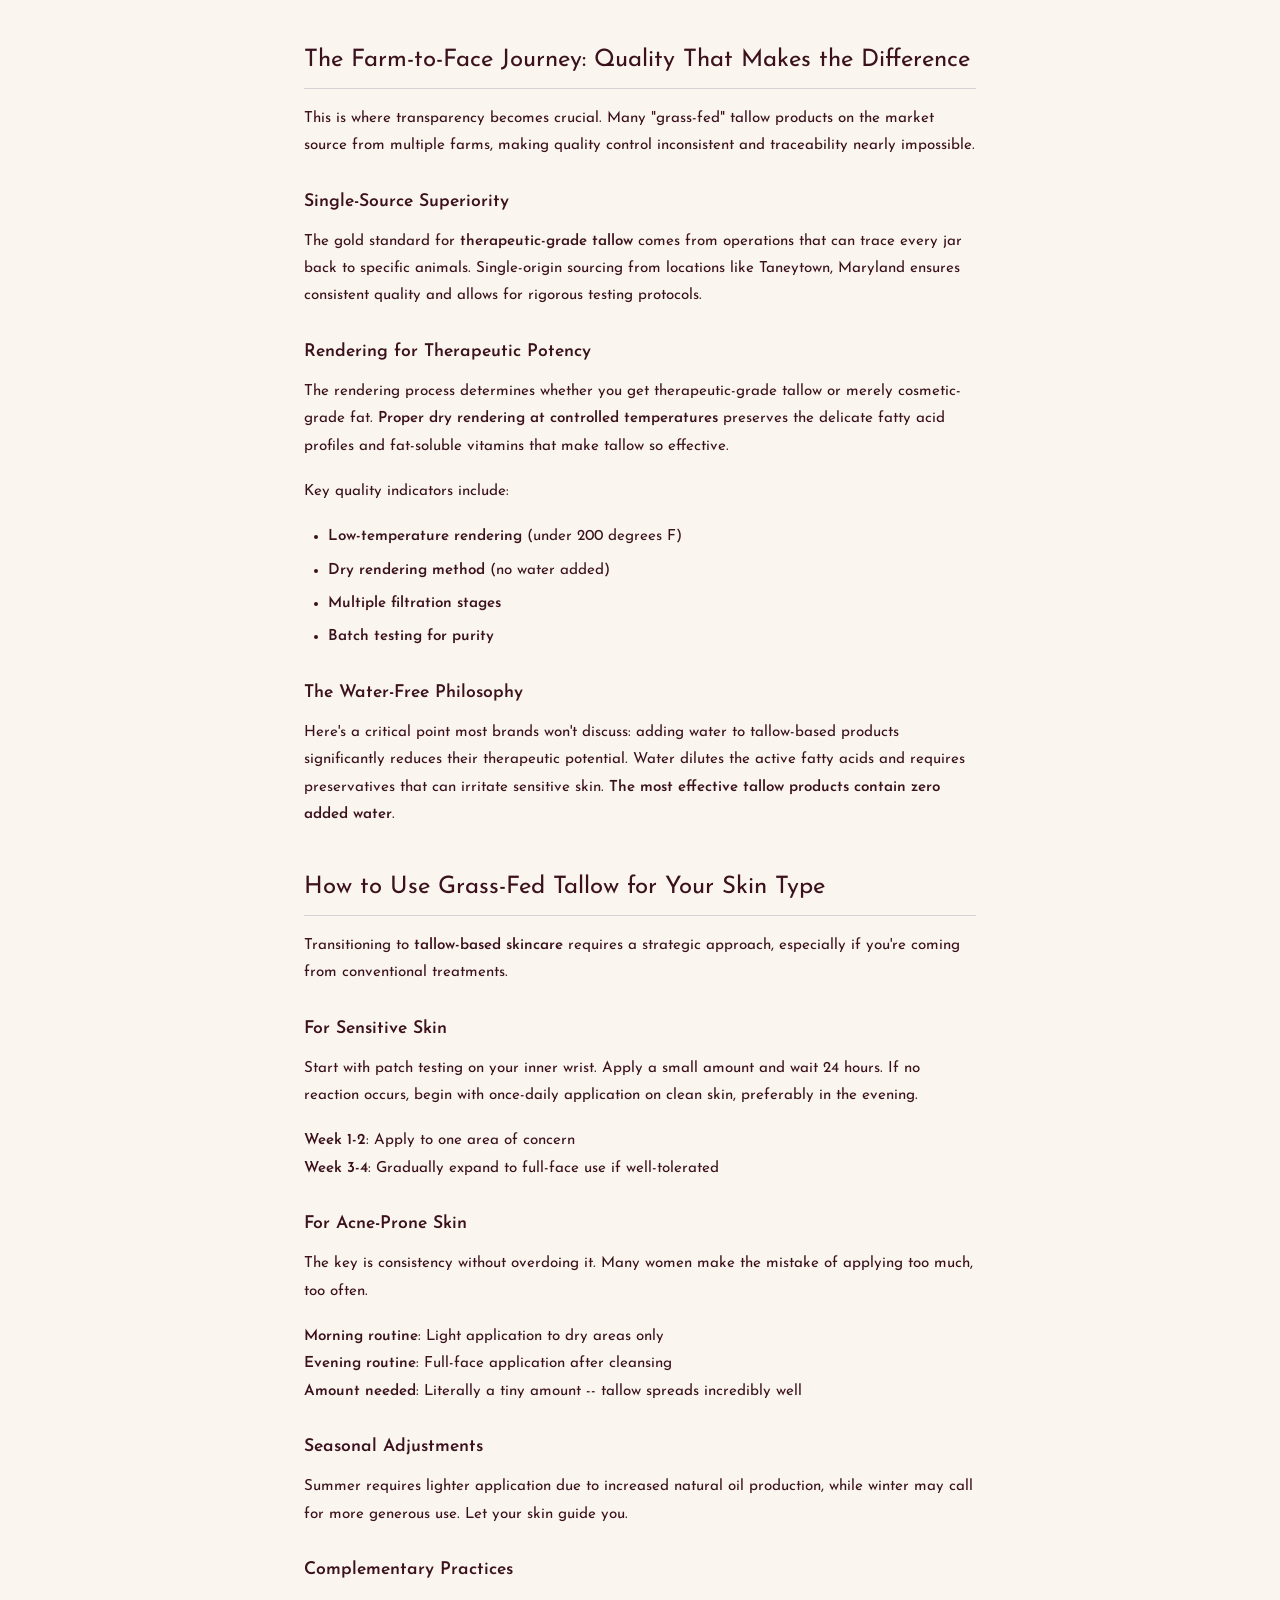
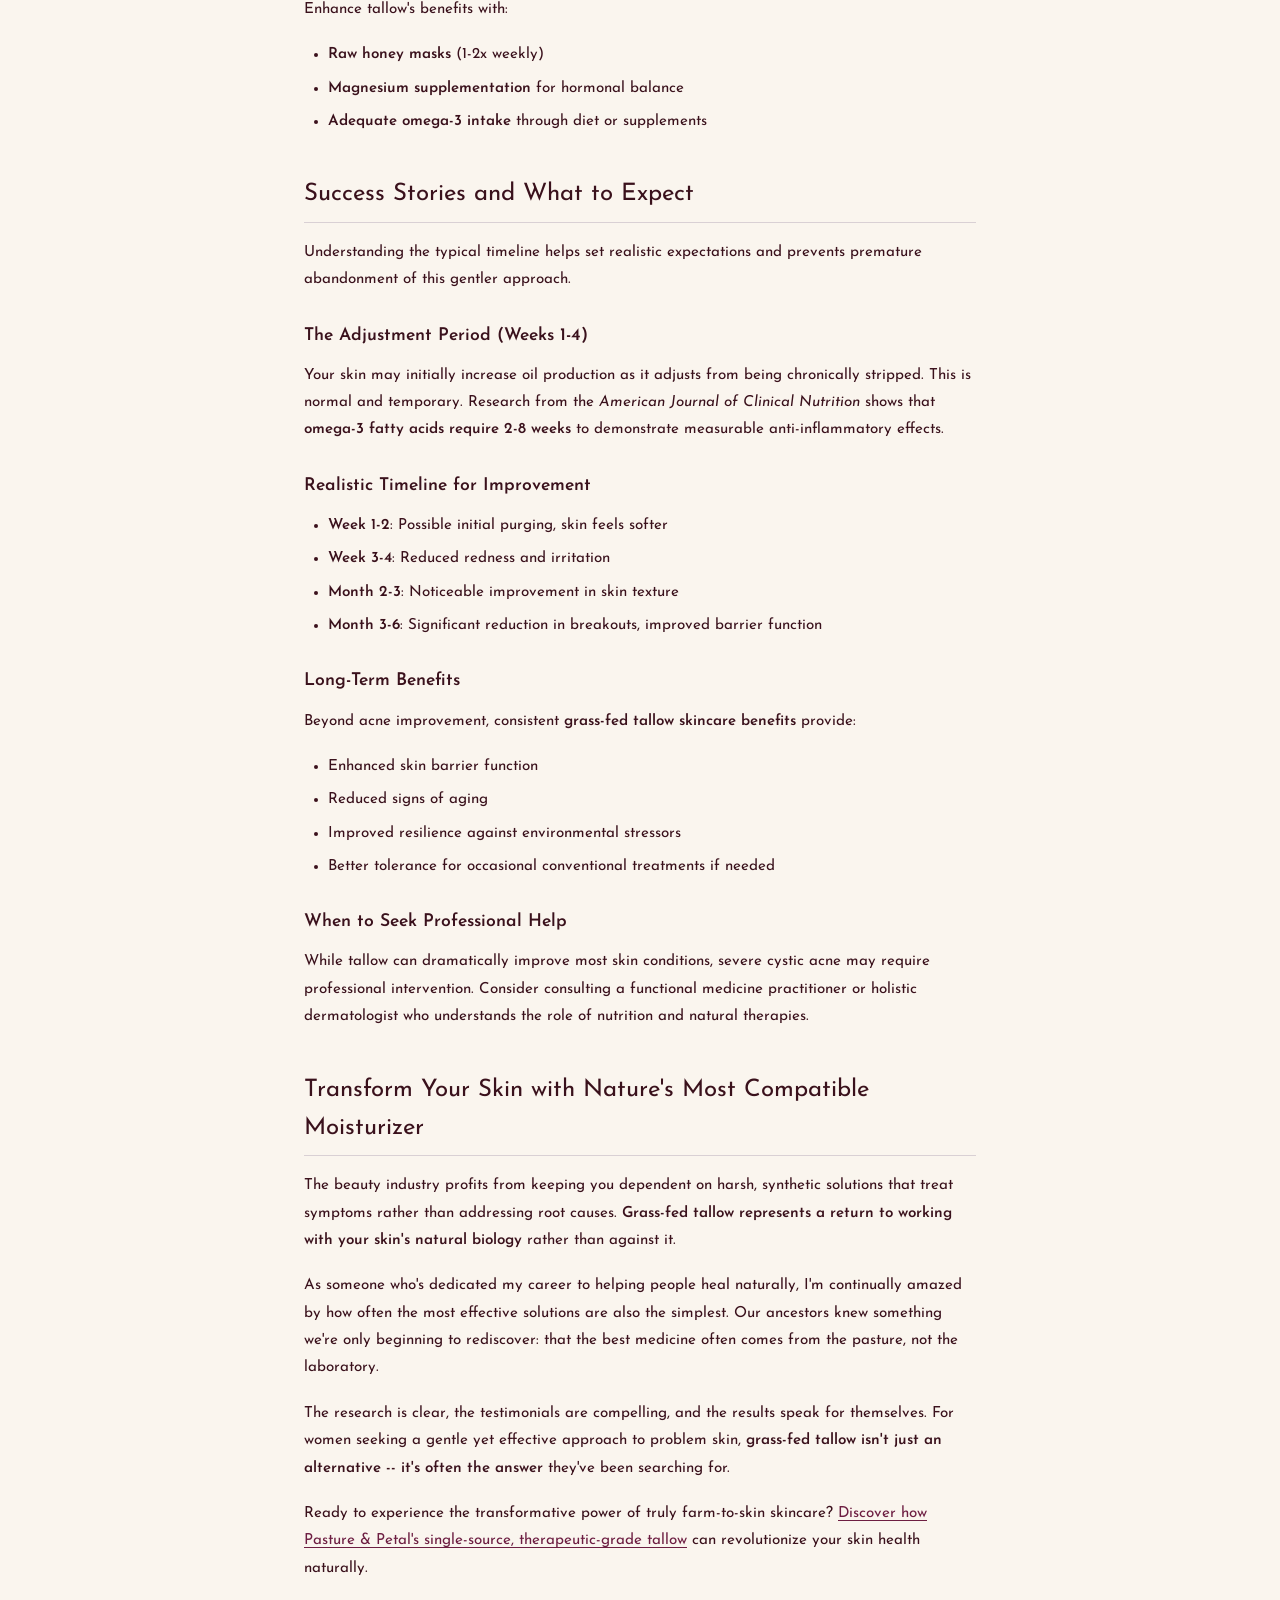
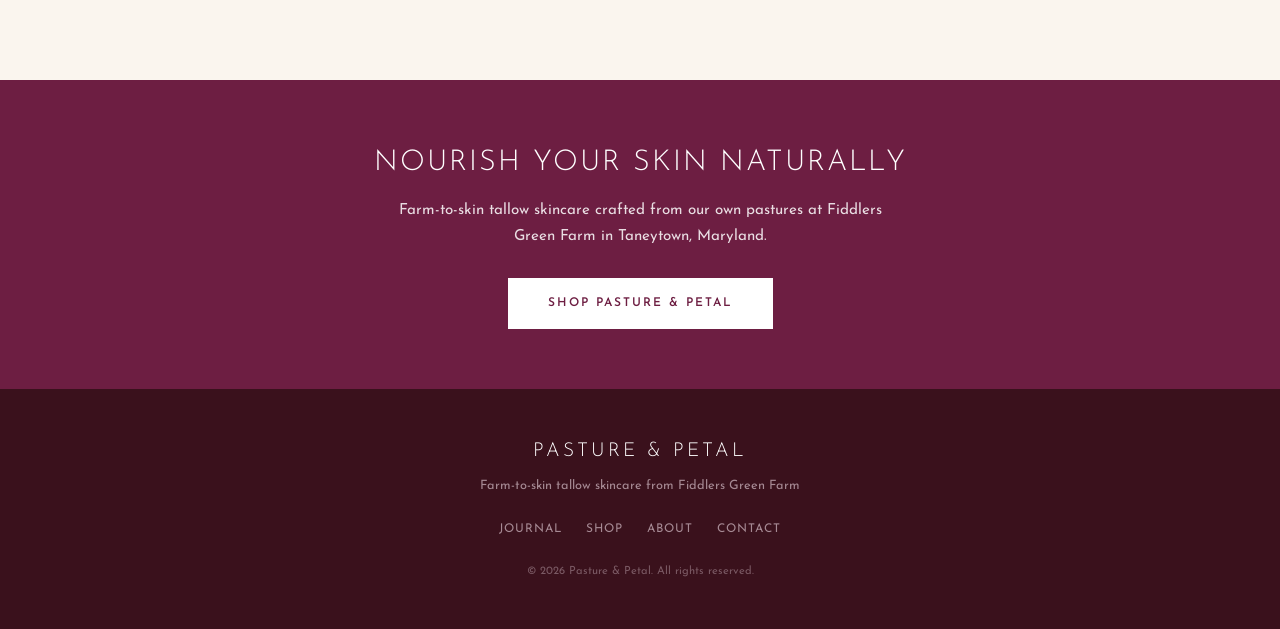
<file: blog/posts/tallow-for-acne-sensitive-skin.html>
<!DOCTYPE html>
<html lang="en">
<head>
  <meta charset="UTF-8">
  <meta name="viewport" content="width=device-width, initial-scale=1.0">
  <title>Grass-Fed Tallow for Acne &amp; Sensitive Skin | Pasture &amp; Petal</title>
  <meta name="description" content="Discover why grass-fed tallow is revolutionizing skincare for acne-prone and sensitive skin. Science-backed benefits, gentle healing.">
  <link rel="stylesheet" href="../style.css">
</head>
<body>

  <!-- Header -->
  <header class="site-header">
    <div class="header-inner">
      <a href="https://www.pastureandpetal.com/" class="site-logo">Pasture <span>&amp;</span> Petal</a>
      <nav class="header-nav">
        <a href="../index.html">Journal</a>
        <a href="https://www.pastureandpetal.com/">Shop</a>
        <a href="https://www.pastureandpetal.com/pages/about">About</a>
      </nav>
    </div>
  </header>

  <!-- Back Link -->
  <div style="max-width:720px;margin:0 auto;">
    <a href="../index.html" class="back-link">Back to Journal</a>
  </div>

  <!-- Article Header -->
  <div class="article-header">
    <span class="tag">Skin Conditions</span>
    <h1>Why Grass-Fed Tallow is the Game-Changer for Acne-Prone and Sensitive Skin</h1>
    <div class="meta">April 1, 2026</div>
  </div>

  <!-- Article Content -->
  <div class="article-content">

    <p>If you've struggled with acne or sensitive skin, you've likely been prescribed the same rotation of harsh treatments: benzoyl peroxide, salicylic acid, retinoids, and endless promises that the next chemical solution will finally "fix" your skin. What if I told you that one of nature's most powerful skin healers has been hiding in plain sight on regenerative farms across America?</p>

    <p>As a Doctor of Physical Therapy who's witnessed firsthand how our modern lifestyle disrupts our body's natural healing processes, I've become fascinated by ancestral wellness practices that actually work <em>with</em> our biology rather than against it. Today, we're diving deep into why <strong>grass-fed tallow</strong> -- rendered from pasture-raised cattle -- is revolutionizing skincare for women who've tried everything else.</p>

    <h2>The Science Behind Tallow's Skin-Healing Properties</h2>

    <p>Here's where things get fascinating from a biochemical perspective. <strong>Grass-fed tallow for sensitive skin</strong> isn't just another "natural" skincare ingredient -- it's molecularly designed to work with your skin in ways that synthetic alternatives simply can't match.</p>

    <h3>Molecular Mimicry at Its Finest</h3>

    <p>The most compelling aspect of tallow's effectiveness lies in its remarkable similarity to human sebum. Research published in the <em>Journal of Lipid Research</em> reveals that <strong>tallow shares approximately 50% of the same fatty acid profile</strong> as our skin's natural oils. This isn't coincidence -- it's evolutionary biology at work.</p>

    <p>Your skin recognizes tallow as familiar, allowing for deeper penetration and cellular repair that synthetic ingredients struggle to achieve. The primary fatty acids in grass-fed tallow include:</p>

    <ul>
      <li><strong>Palmitic acid (25-30%)</strong>: Supports skin barrier function and cellular regeneration</li>
      <li><strong>Stearic acid (20-25%)</strong>: Provides antimicrobial properties and moisture retention</li>
      <li><strong>Oleic acid (35-40%)</strong>: Enhances nutrient absorption and skin permeability</li>
    </ul>

    <h3>Nature's Vitamin Powerhouse</h3>

    <p>Unlike synthetic skincare that requires laboratory-created vitamin additions, <strong>grass-fed tallow naturally contains fat-soluble vitamins</strong> A, D, E, and K in their most bioavailable forms. A study in <em>Archives of Dermatological Research</em> demonstrated that these naturally occurring vitamins are significantly more effective for skin repair than their synthetic counterparts.</p>

    <h3>The Anti-Inflammatory Advantage</h3>

    <p>What sets <strong>tallow for acne-prone skin</strong> apart is its concentration of conjugated linoleic acid (CLA) and omega-3 fatty acids. Research in the <em>International Journal of Dermatology</em> shows that CLA possesses potent anti-inflammatory properties, specifically targeting the inflammatory pathways that contribute to acne formation.</p>

    <p>Perhaps most importantly, tallow naturally maintains a pH between 4.5-6.5, perfectly compatible with your skin's acid mantle -- the protective barrier that keeps harmful bacteria out and moisture in.</p>

    <h2>Why Grass-Fed Makes All the Difference for Problem Skin</h2>

    <p>Not all tallow is created equal, and for acne-prone skin, the source matters immensely.</p>

    <h3>Nutritional Superiority of Grass-Fed Sources</h3>

    <p>A comprehensive study in <em>Nutrients</em> journal comparing <strong>grass-fed versus grain-fed beef fat</strong> revealed striking differences in nutrient density. Grass-fed tallow contains:</p>

    <ul>
      <li><strong>2-4x higher omega-3 fatty acids</strong></li>
      <li><strong>Higher concentrations of vitamin E</strong> (up to 3x more)</li>
      <li><strong>Increased beta-carotene levels</strong> (precursor to vitamin A)</li>
      <li><strong>Superior antioxidant profile</strong> overall</li>
    </ul>

    <h3>The Hormone-Free Advantage</h3>

    <p>Conventional cattle operations often use growth hormones and antibiotics that can concentrate in fat tissue. For women already dealing with hormonal acne, these residues can act as endocrine disruptors, potentially worsening breakouts. <strong>Grass-fed cattle raised without these interventions</strong> provide cleaner, more therapeutic tallow.</p>

    <h3>Environmental Purity</h3>

    <p>Grass-fed cattle from regenerative farms like those supplying premium tallow sources graze on pastures free from synthetic pesticides and herbicides. This translates to cleaner raw materials with fewer potential irritants for sensitive skin.</p>

    <h2>Tallow vs. Conventional Acne Treatments: The Gentle Alternative</h2>

    <p>Let's address the elephant in the room: why aren't dermatologists talking about <strong>natural acne treatment with tallow</strong>?</p>

    <h3>The Problem with Harsh Treatments</h3>

    <p>Conventional acne treatments operate on a fundamentally flawed premise -- that we need to strip, dry, and chemically alter our skin to achieve clarity. Research in <em>Clinical and Experimental Dermatology</em> shows that aggressive treatments can actually worsen acne by disrupting the skin barrier and triggering reactive sebum production.</p>

    <p>Common acne treatments and their drawbacks:</p>

    <ul>
      <li><strong>Benzoyl Peroxide</strong>: Creates free radicals, causes photoaging</li>
      <li><strong>Salicylic Acid</strong>: Over-exfoliates, compromises barrier function</li>
      <li><strong>Retinoids</strong>: Initial purging, sun sensitivity, not suitable for pregnant/nursing mothers</li>
    </ul>

    <h3>Tallow's Non-Comedogenic Nature</h3>

    <p>Despite being a "heavy" oil, properly rendered <strong>grass-fed tallow is non-comedogenic</strong>. A study in <em>Dermatology Online Journal</em> analyzed comedogenic ratings and found that tallow's fatty acid profile actually helps regulate sebum production rather than clog pores.</p>

    <p>The key lies in tallow's ability to restore balance rather than forcing change through chemical intervention.</p>

    <h2>The Farm-to-Face Journey: Quality That Makes the Difference</h2>

    <p>This is where transparency becomes crucial. Many "grass-fed" tallow products on the market source from multiple farms, making quality control inconsistent and traceability nearly impossible.</p>

    <h3>Single-Source Superiority</h3>

    <p>The gold standard for <strong>therapeutic-grade tallow</strong> comes from operations that can trace every jar back to specific animals. Single-origin sourcing from locations like Taneytown, Maryland ensures consistent quality and allows for rigorous testing protocols.</p>

    <h3>Rendering for Therapeutic Potency</h3>

    <p>The rendering process determines whether you get therapeutic-grade tallow or merely cosmetic-grade fat. <strong>Proper dry rendering at controlled temperatures</strong> preserves the delicate fatty acid profiles and fat-soluble vitamins that make tallow so effective.</p>

    <p>Key quality indicators include:</p>
    <ul>
      <li><strong>Low-temperature rendering</strong> (under 200 degrees F)</li>
      <li><strong>Dry rendering method</strong> (no water added)</li>
      <li><strong>Multiple filtration stages</strong></li>
      <li><strong>Batch testing for purity</strong></li>
    </ul>

    <h3>The Water-Free Philosophy</h3>

    <p>Here's a critical point most brands won't discuss: adding water to tallow-based products significantly reduces their therapeutic potential. Water dilutes the active fatty acids and requires preservatives that can irritate sensitive skin. <strong>The most effective tallow products contain zero added water</strong>.</p>

    <h2>How to Use Grass-Fed Tallow for Your Skin Type</h2>

    <p>Transitioning to <strong>tallow-based skincare</strong> requires a strategic approach, especially if you're coming from conventional treatments.</p>

    <h3>For Sensitive Skin</h3>

    <p>Start with patch testing on your inner wrist. Apply a small amount and wait 24 hours. If no reaction occurs, begin with once-daily application on clean skin, preferably in the evening.</p>

    <p><strong>Week 1-2</strong>: Apply to one area of concern<br>
    <strong>Week 3-4</strong>: Gradually expand to full-face use if well-tolerated</p>

    <h3>For Acne-Prone Skin</h3>

    <p>The key is consistency without overdoing it. Many women make the mistake of applying too much, too often.</p>

    <p><strong>Morning routine</strong>: Light application to dry areas only<br>
    <strong>Evening routine</strong>: Full-face application after cleansing<br>
    <strong>Amount needed</strong>: Literally a tiny amount -- tallow spreads incredibly well</p>

    <h3>Seasonal Adjustments</h3>

    <p>Summer requires lighter application due to increased natural oil production, while winter may call for more generous use. Let your skin guide you.</p>

    <h3>Complementary Practices</h3>

    <p>Enhance tallow's benefits with:</p>
    <ul>
      <li><strong>Raw honey masks</strong> (1-2x weekly)</li>
      <li><strong>Magnesium supplementation</strong> for hormonal balance</li>
      <li><strong>Adequate omega-3 intake</strong> through diet or supplements</li>
    </ul>

    <h2>Success Stories and What to Expect</h2>

    <p>Understanding the typical timeline helps set realistic expectations and prevents premature abandonment of this gentler approach.</p>

    <h3>The Adjustment Period (Weeks 1-4)</h3>

    <p>Your skin may initially increase oil production as it adjusts from being chronically stripped. This is normal and temporary. Research from the <em>American Journal of Clinical Nutrition</em> shows that <strong>omega-3 fatty acids require 2-8 weeks</strong> to demonstrate measurable anti-inflammatory effects.</p>

    <h3>Realistic Timeline for Improvement</h3>

    <ul>
      <li><strong>Week 1-2</strong>: Possible initial purging, skin feels softer</li>
      <li><strong>Week 3-4</strong>: Reduced redness and irritation</li>
      <li><strong>Month 2-3</strong>: Noticeable improvement in skin texture</li>
      <li><strong>Month 3-6</strong>: Significant reduction in breakouts, improved barrier function</li>
    </ul>

    <h3>Long-Term Benefits</h3>

    <p>Beyond acne improvement, consistent <strong>grass-fed tallow skincare benefits</strong> provide:</p>
    <ul>
      <li>Enhanced skin barrier function</li>
      <li>Reduced signs of aging</li>
      <li>Improved resilience against environmental stressors</li>
      <li>Better tolerance for occasional conventional treatments if needed</li>
    </ul>

    <h3>When to Seek Professional Help</h3>

    <p>While tallow can dramatically improve most skin conditions, severe cystic acne may require professional intervention. Consider consulting a functional medicine practitioner or holistic dermatologist who understands the role of nutrition and natural therapies.</p>

    <h2>Transform Your Skin with Nature's Most Compatible Moisturizer</h2>

    <p>The beauty industry profits from keeping you dependent on harsh, synthetic solutions that treat symptoms rather than addressing root causes. <strong>Grass-fed tallow represents a return to working with your skin's natural biology</strong> rather than against it.</p>

    <p>As someone who's dedicated my career to helping people heal naturally, I'm continually amazed by how often the most effective solutions are also the simplest. Our ancestors knew something we're only beginning to rediscover: that the best medicine often comes from the pasture, not the laboratory.</p>

    <p>The research is clear, the testimonials are compelling, and the results speak for themselves. For women seeking a gentle yet effective approach to problem skin, <strong>grass-fed tallow isn't just an alternative -- it's often the answer</strong> they've been searching for.</p>

    <p>Ready to experience the transformative power of truly farm-to-skin skincare? <a href="https://www.pastureandpetal.com/">Discover how Pasture &amp; Petal's single-source, therapeutic-grade tallow</a> can revolutionize your skin health naturally.</p>

  </div>

  <!-- CTA Banner -->
  <section class="cta-banner">
    <h2>Nourish Your Skin Naturally</h2>
    <p>Farm-to-skin tallow skincare crafted from our own pastures at Fiddlers Green Farm in Taneytown, Maryland.</p>
    <a href="https://www.pastureandpetal.com/" class="cta-button">Shop Pasture &amp; Petal</a>
  </section>

  <!-- Footer -->
  <footer class="site-footer">
    <div class="footer-inner">
      <div class="footer-brand">Pasture &amp; Petal</div>
      <div class="footer-tagline">Farm-to-skin tallow skincare from Fiddlers Green Farm</div>
      <div class="footer-links">
        <a href="../index.html">Journal</a>
        <a href="https://www.pastureandpetal.com/">Shop</a>
        <a href="https://www.pastureandpetal.com/pages/about">About</a>
        <a href="https://www.pastureandpetal.com/pages/contact">Contact</a>
      </div>
      <div class="footer-copy">&copy; 2026 Pasture &amp; Petal. All rights reserved.</div>
    </div>
  </footer>

</body>
</html>
</file>
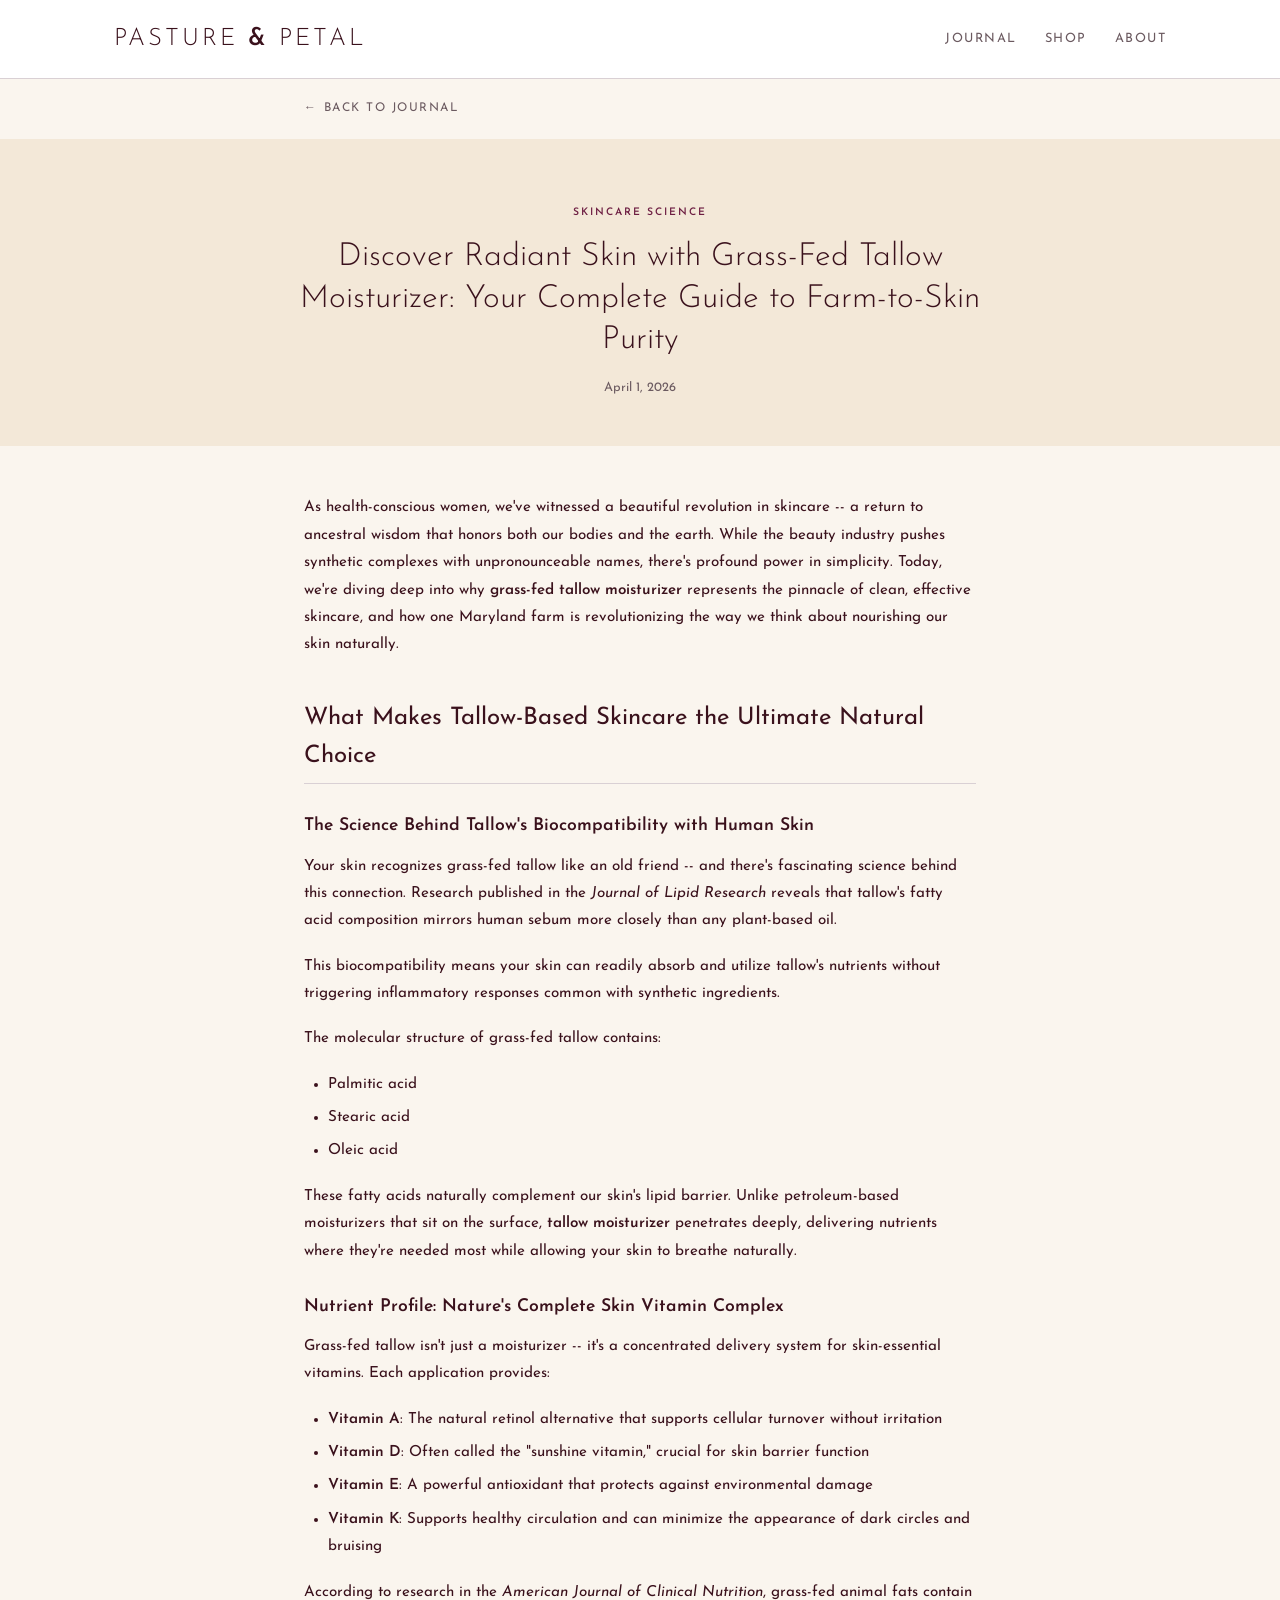
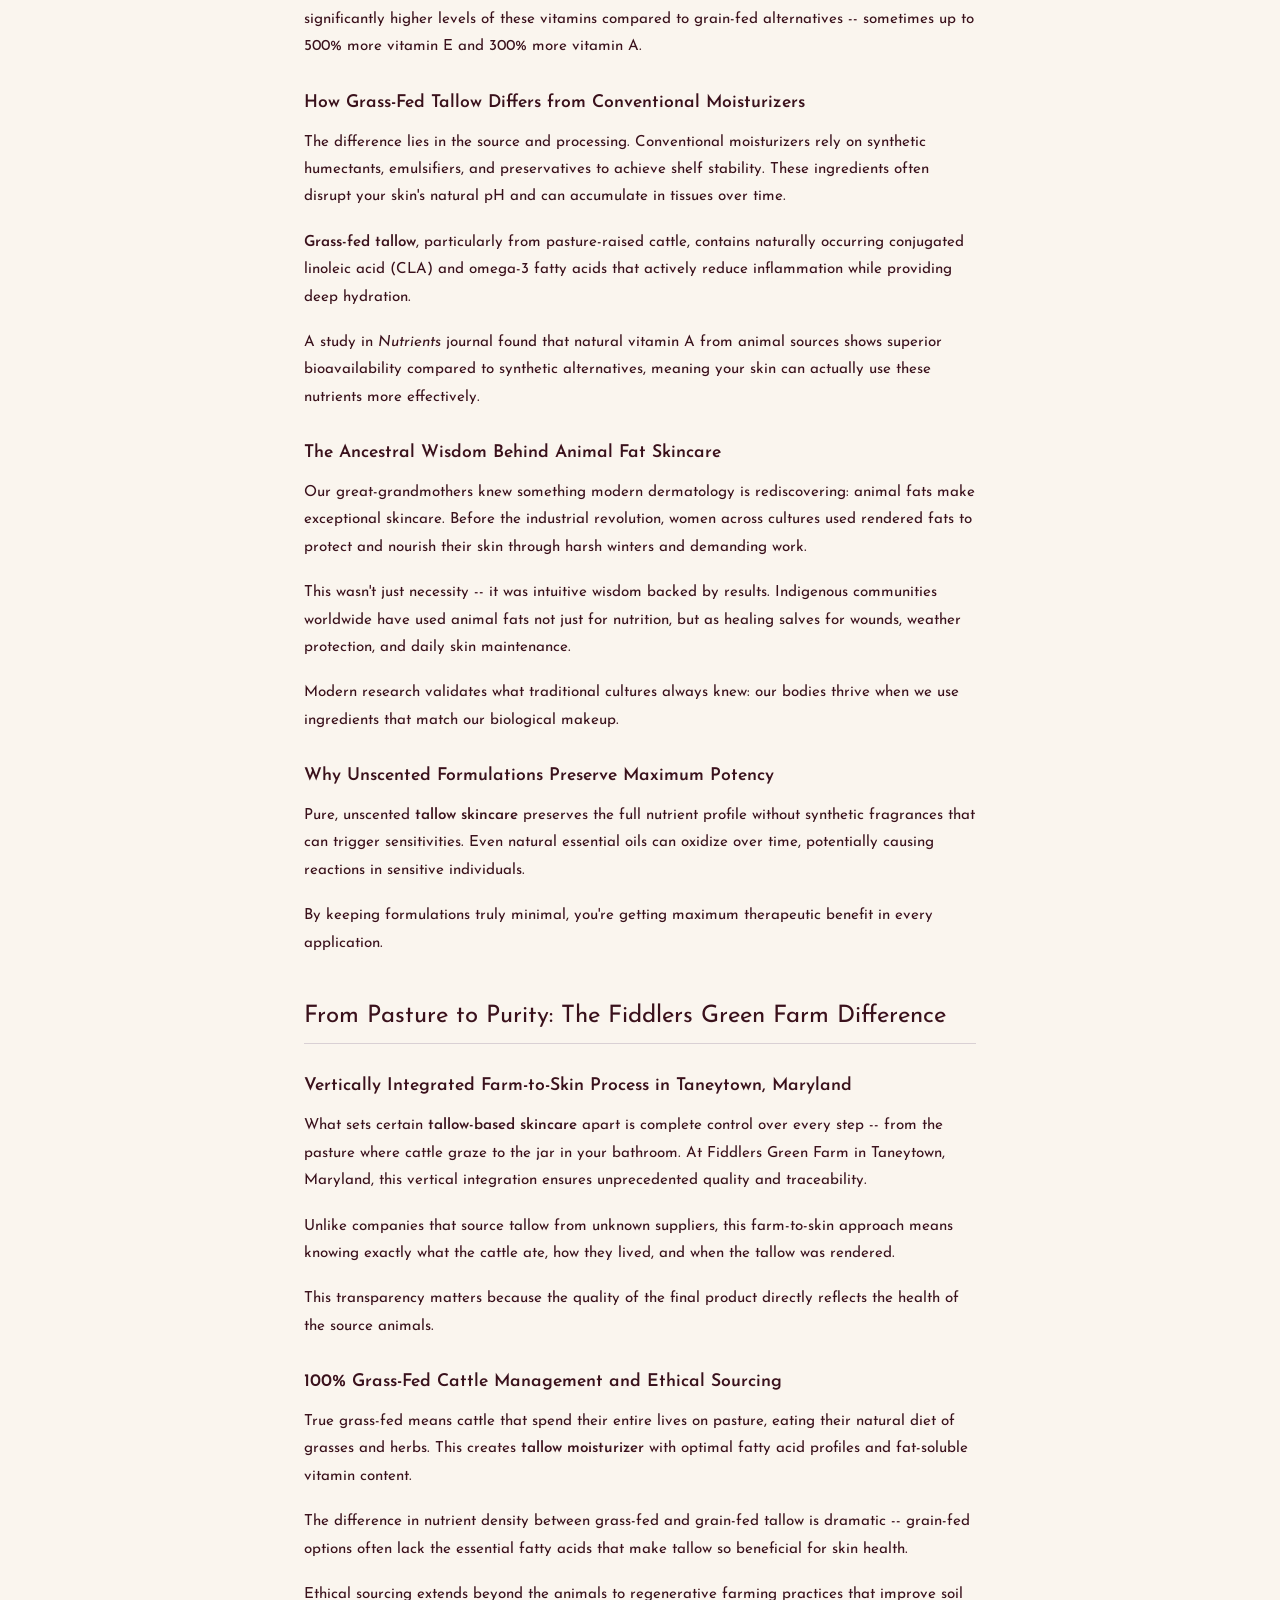
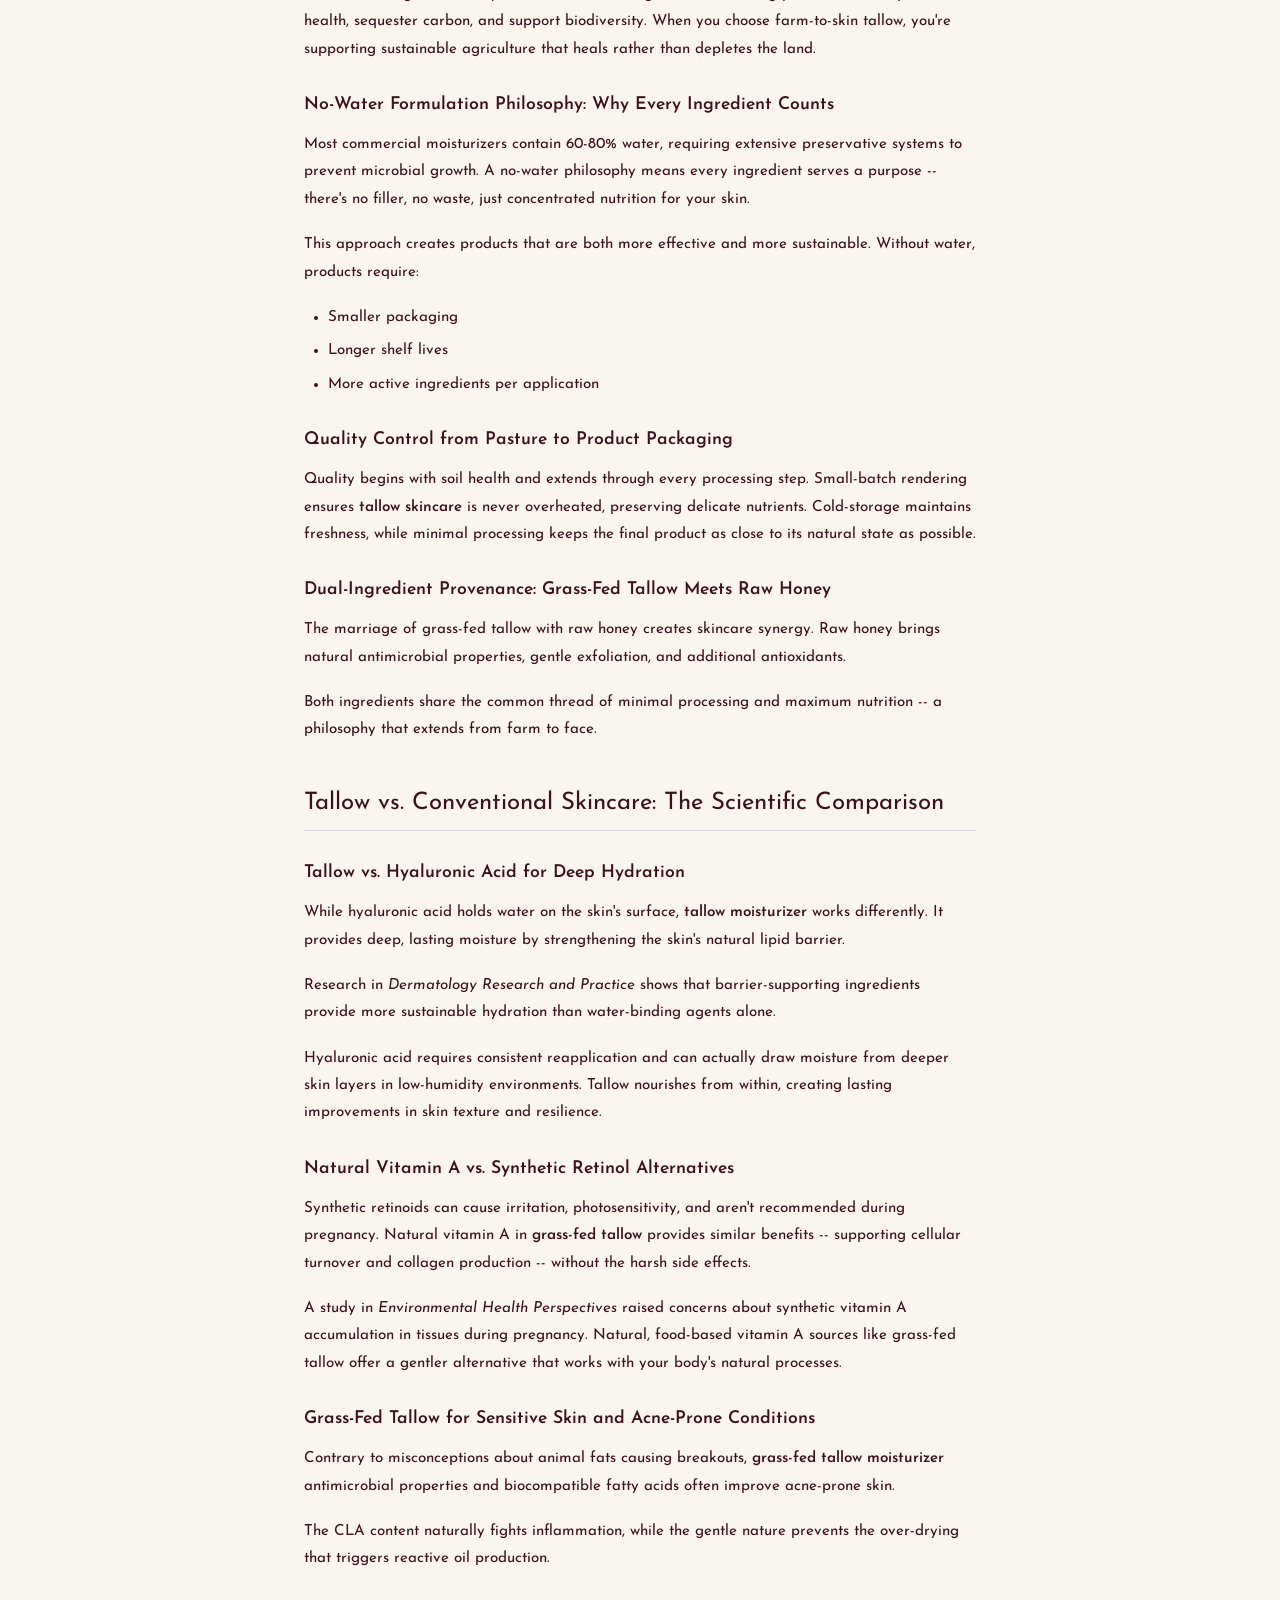
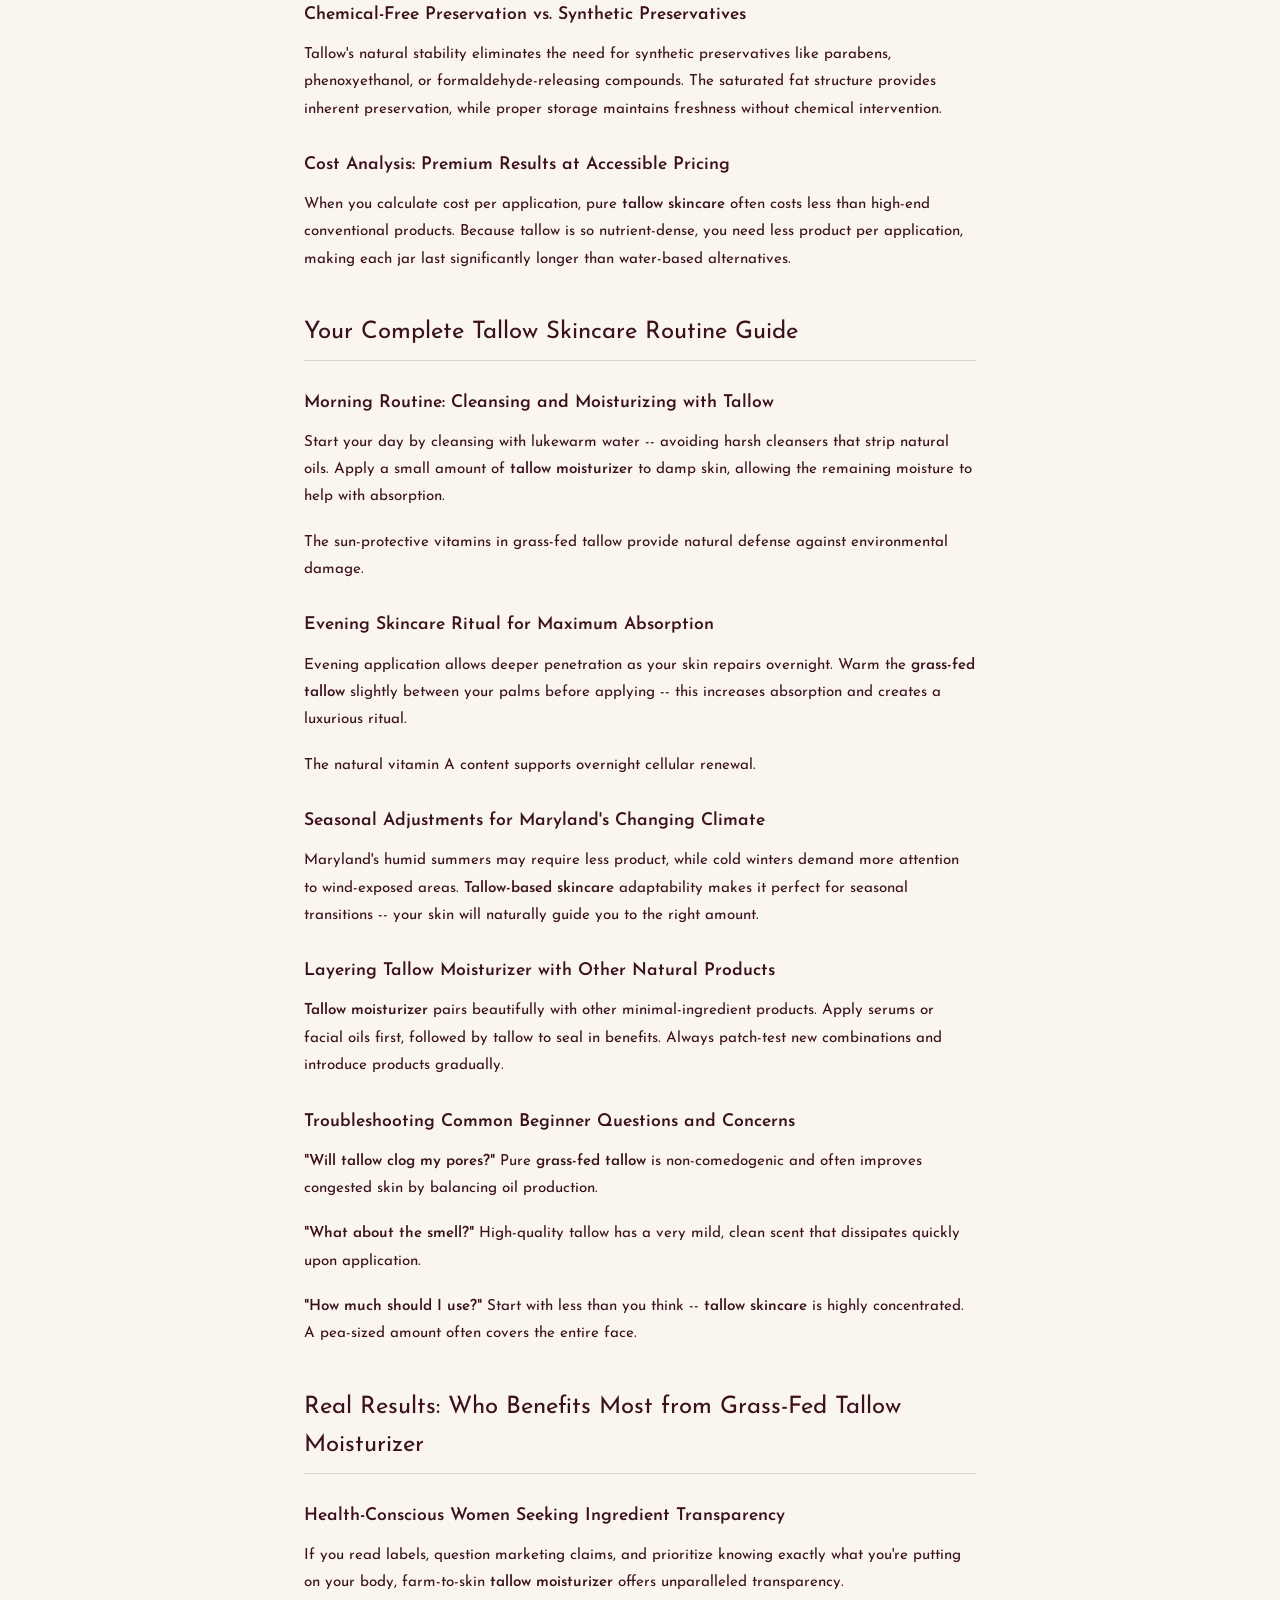
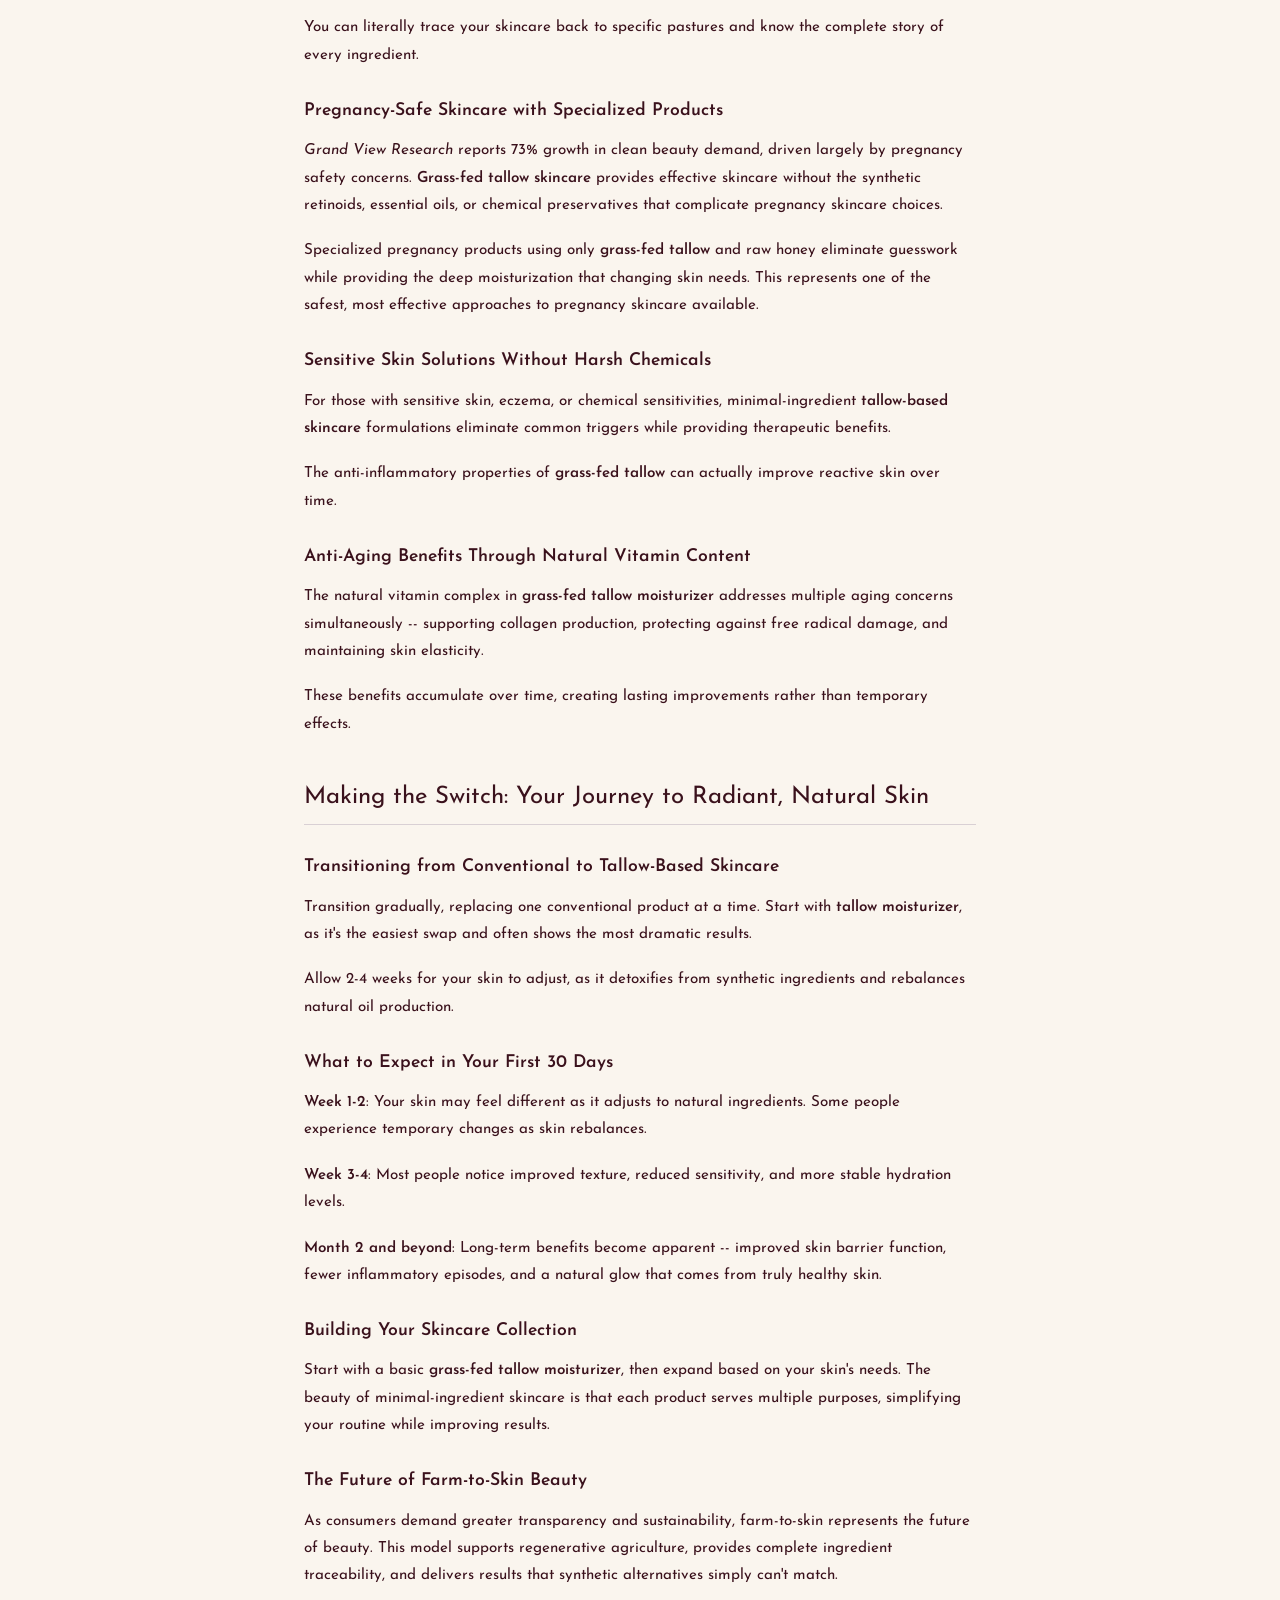
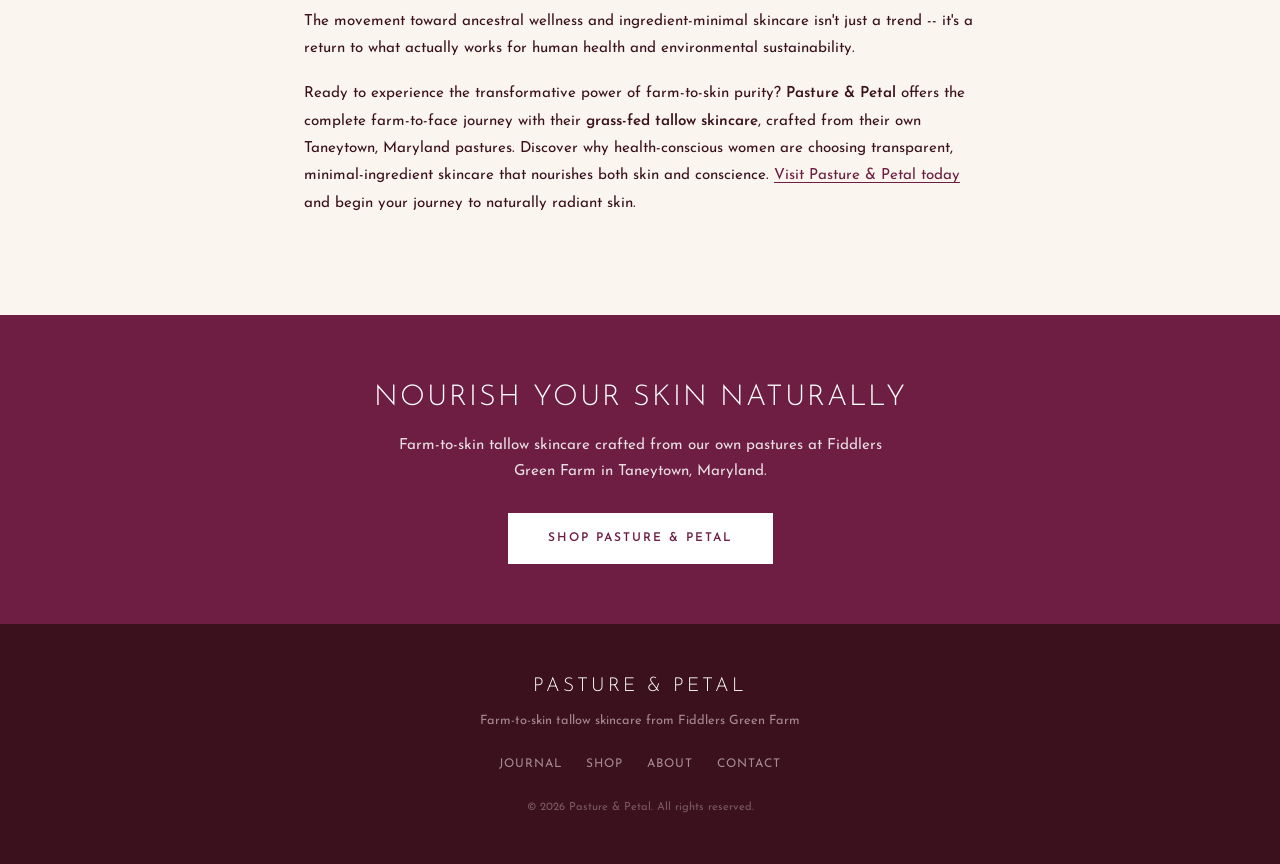
<file: blog/posts/tallow-moisturizer-guide.html>
<!DOCTYPE html>
<html lang="en">
<head>
  <meta charset="UTF-8">
  <meta name="viewport" content="width=device-width, initial-scale=1.0">
  <title>Grass-Fed Tallow Moisturizer Guide | Pasture &amp; Petal</title>
  <meta name="description" content="Discover the science behind grass-fed tallow moisturizer from Taneytown, MD. Natural skincare that works with your skin's biology. Shop farm-to-skin purity today.">
  <link rel="stylesheet" href="../style.css">
</head>
<body>

  <!-- Header -->
  <header class="site-header">
    <div class="header-inner">
      <a href="https://www.pastureandpetal.com/" class="site-logo">Pasture <span>&amp;</span> Petal</a>
      <nav class="header-nav">
        <a href="../index.html">Journal</a>
        <a href="https://www.pastureandpetal.com/">Shop</a>
        <a href="https://www.pastureandpetal.com/pages/about">About</a>
      </nav>
    </div>
  </header>

  <!-- Back Link -->
  <div style="max-width:720px;margin:0 auto;">
    <a href="../index.html" class="back-link">Back to Journal</a>
  </div>

  <!-- Article Header -->
  <div class="article-header">
    <span class="tag">Skincare Science</span>
    <h1>Discover Radiant Skin with Grass-Fed Tallow Moisturizer: Your Complete Guide to Farm-to-Skin Purity</h1>
    <div class="meta">April 1, 2026</div>
  </div>

  <!-- Article Content -->
  <div class="article-content">

    <p>As health-conscious women, we've witnessed a beautiful revolution in skincare -- a return to ancestral wisdom that honors both our bodies and the earth. While the beauty industry pushes synthetic complexes with unpronounceable names, there's profound power in simplicity. Today, we're diving deep into why <strong>grass-fed tallow moisturizer</strong> represents the pinnacle of clean, effective skincare, and how one Maryland farm is revolutionizing the way we think about nourishing our skin naturally.</p>

    <h2>What Makes Tallow-Based Skincare the Ultimate Natural Choice</h2>

    <h3>The Science Behind Tallow's Biocompatibility with Human Skin</h3>

    <p>Your skin recognizes grass-fed tallow like an old friend -- and there's fascinating science behind this connection. Research published in the <em>Journal of Lipid Research</em> reveals that tallow's fatty acid composition mirrors human sebum more closely than any plant-based oil.</p>

    <p>This biocompatibility means your skin can readily absorb and utilize tallow's nutrients without triggering inflammatory responses common with synthetic ingredients.</p>

    <p>The molecular structure of grass-fed tallow contains:</p>
    <ul>
      <li>Palmitic acid</li>
      <li>Stearic acid</li>
      <li>Oleic acid</li>
    </ul>

    <p>These fatty acids naturally complement our skin's lipid barrier. Unlike petroleum-based moisturizers that sit on the surface, <strong>tallow moisturizer</strong> penetrates deeply, delivering nutrients where they're needed most while allowing your skin to breathe naturally.</p>

    <h3>Nutrient Profile: Nature's Complete Skin Vitamin Complex</h3>

    <p>Grass-fed tallow isn't just a moisturizer -- it's a concentrated delivery system for skin-essential vitamins. Each application provides:</p>

    <ul>
      <li><strong>Vitamin A</strong>: The natural retinol alternative that supports cellular turnover without irritation</li>
      <li><strong>Vitamin D</strong>: Often called the "sunshine vitamin," crucial for skin barrier function</li>
      <li><strong>Vitamin E</strong>: A powerful antioxidant that protects against environmental damage</li>
      <li><strong>Vitamin K</strong>: Supports healthy circulation and can minimize the appearance of dark circles and bruising</li>
    </ul>

    <p>According to research in the <em>American Journal of Clinical Nutrition</em>, grass-fed animal fats contain significantly higher levels of these vitamins compared to grain-fed alternatives -- sometimes up to 500% more vitamin E and 300% more vitamin A.</p>

    <h3>How Grass-Fed Tallow Differs from Conventional Moisturizers</h3>

    <p>The difference lies in the source and processing. Conventional moisturizers rely on synthetic humectants, emulsifiers, and preservatives to achieve shelf stability. These ingredients often disrupt your skin's natural pH and can accumulate in tissues over time.</p>

    <p><strong>Grass-fed tallow</strong>, particularly from pasture-raised cattle, contains naturally occurring conjugated linoleic acid (CLA) and omega-3 fatty acids that actively reduce inflammation while providing deep hydration.</p>

    <p>A study in <em>Nutrients</em> journal found that natural vitamin A from animal sources shows superior bioavailability compared to synthetic alternatives, meaning your skin can actually use these nutrients more effectively.</p>

    <h3>The Ancestral Wisdom Behind Animal Fat Skincare</h3>

    <p>Our great-grandmothers knew something modern dermatology is rediscovering: animal fats make exceptional skincare. Before the industrial revolution, women across cultures used rendered fats to protect and nourish their skin through harsh winters and demanding work.</p>

    <p>This wasn't just necessity -- it was intuitive wisdom backed by results. Indigenous communities worldwide have used animal fats not just for nutrition, but as healing salves for wounds, weather protection, and daily skin maintenance.</p>

    <p>Modern research validates what traditional cultures always knew: our bodies thrive when we use ingredients that match our biological makeup.</p>

    <h3>Why Unscented Formulations Preserve Maximum Potency</h3>

    <p>Pure, unscented <strong>tallow skincare</strong> preserves the full nutrient profile without synthetic fragrances that can trigger sensitivities. Even natural essential oils can oxidize over time, potentially causing reactions in sensitive individuals.</p>

    <p>By keeping formulations truly minimal, you're getting maximum therapeutic benefit in every application.</p>

    <h2>From Pasture to Purity: The Fiddlers Green Farm Difference</h2>

    <h3>Vertically Integrated Farm-to-Skin Process in Taneytown, Maryland</h3>

    <p>What sets certain <strong>tallow-based skincare</strong> apart is complete control over every step -- from the pasture where cattle graze to the jar in your bathroom. At Fiddlers Green Farm in Taneytown, Maryland, this vertical integration ensures unprecedented quality and traceability.</p>

    <p>Unlike companies that source tallow from unknown suppliers, this farm-to-skin approach means knowing exactly what the cattle ate, how they lived, and when the tallow was rendered.</p>

    <p>This transparency matters because the quality of the final product directly reflects the health of the source animals.</p>

    <h3>100% Grass-Fed Cattle Management and Ethical Sourcing</h3>

    <p>True grass-fed means cattle that spend their entire lives on pasture, eating their natural diet of grasses and herbs. This creates <strong>tallow moisturizer</strong> with optimal fatty acid profiles and fat-soluble vitamin content.</p>

    <p>The difference in nutrient density between grass-fed and grain-fed tallow is dramatic -- grain-fed options often lack the essential fatty acids that make tallow so beneficial for skin health.</p>

    <p>Ethical sourcing extends beyond the animals to regenerative farming practices that improve soil health, sequester carbon, and support biodiversity. When you choose farm-to-skin tallow, you're supporting sustainable agriculture that heals rather than depletes the land.</p>

    <h3>No-Water Formulation Philosophy: Why Every Ingredient Counts</h3>

    <p>Most commercial moisturizers contain 60-80% water, requiring extensive preservative systems to prevent microbial growth. A no-water philosophy means every ingredient serves a purpose -- there's no filler, no waste, just concentrated nutrition for your skin.</p>

    <p>This approach creates products that are both more effective and more sustainable. Without water, products require:</p>
    <ul>
      <li>Smaller packaging</li>
      <li>Longer shelf lives</li>
      <li>More active ingredients per application</li>
    </ul>

    <h3>Quality Control from Pasture to Product Packaging</h3>

    <p>Quality begins with soil health and extends through every processing step. Small-batch rendering ensures <strong>tallow skincare</strong> is never overheated, preserving delicate nutrients. Cold-storage maintains freshness, while minimal processing keeps the final product as close to its natural state as possible.</p>

    <h3>Dual-Ingredient Provenance: Grass-Fed Tallow Meets Raw Honey</h3>

    <p>The marriage of grass-fed tallow with raw honey creates skincare synergy. Raw honey brings natural antimicrobial properties, gentle exfoliation, and additional antioxidants.</p>

    <p>Both ingredients share the common thread of minimal processing and maximum nutrition -- a philosophy that extends from farm to face.</p>

    <h2>Tallow vs. Conventional Skincare: The Scientific Comparison</h2>

    <h3>Tallow vs. Hyaluronic Acid for Deep Hydration</h3>

    <p>While hyaluronic acid holds water on the skin's surface, <strong>tallow moisturizer</strong> works differently. It provides deep, lasting moisture by strengthening the skin's natural lipid barrier.</p>

    <p>Research in <em>Dermatology Research and Practice</em> shows that barrier-supporting ingredients provide more sustainable hydration than water-binding agents alone.</p>

    <p>Hyaluronic acid requires consistent reapplication and can actually draw moisture from deeper skin layers in low-humidity environments. Tallow nourishes from within, creating lasting improvements in skin texture and resilience.</p>

    <h3>Natural Vitamin A vs. Synthetic Retinol Alternatives</h3>

    <p>Synthetic retinoids can cause irritation, photosensitivity, and aren't recommended during pregnancy. Natural vitamin A in <strong>grass-fed tallow</strong> provides similar benefits -- supporting cellular turnover and collagen production -- without the harsh side effects.</p>

    <p>A study in <em>Environmental Health Perspectives</em> raised concerns about synthetic vitamin A accumulation in tissues during pregnancy. Natural, food-based vitamin A sources like grass-fed tallow offer a gentler alternative that works with your body's natural processes.</p>

    <h3>Grass-Fed Tallow for Sensitive Skin and Acne-Prone Conditions</h3>

    <p>Contrary to misconceptions about animal fats causing breakouts, <strong>grass-fed tallow moisturizer</strong> antimicrobial properties and biocompatible fatty acids often improve acne-prone skin.</p>

    <p>The CLA content naturally fights inflammation, while the gentle nature prevents the over-drying that triggers reactive oil production.</p>

    <h3>Chemical-Free Preservation vs. Synthetic Preservatives</h3>

    <p>Tallow's natural stability eliminates the need for synthetic preservatives like parabens, phenoxyethanol, or formaldehyde-releasing compounds. The saturated fat structure provides inherent preservation, while proper storage maintains freshness without chemical intervention.</p>

    <h3>Cost Analysis: Premium Results at Accessible Pricing</h3>

    <p>When you calculate cost per application, pure <strong>tallow skincare</strong> often costs less than high-end conventional products. Because tallow is so nutrient-dense, you need less product per application, making each jar last significantly longer than water-based alternatives.</p>

    <h2>Your Complete Tallow Skincare Routine Guide</h2>

    <h3>Morning Routine: Cleansing and Moisturizing with Tallow</h3>

    <p>Start your day by cleansing with lukewarm water -- avoiding harsh cleansers that strip natural oils. Apply a small amount of <strong>tallow moisturizer</strong> to damp skin, allowing the remaining moisture to help with absorption.</p>

    <p>The sun-protective vitamins in grass-fed tallow provide natural defense against environmental damage.</p>

    <h3>Evening Skincare Ritual for Maximum Absorption</h3>

    <p>Evening application allows deeper penetration as your skin repairs overnight. Warm the <strong>grass-fed tallow</strong> slightly between your palms before applying -- this increases absorption and creates a luxurious ritual.</p>

    <p>The natural vitamin A content supports overnight cellular renewal.</p>

    <h3>Seasonal Adjustments for Maryland's Changing Climate</h3>

    <p>Maryland's humid summers may require less product, while cold winters demand more attention to wind-exposed areas. <strong>Tallow-based skincare</strong> adaptability makes it perfect for seasonal transitions -- your skin will naturally guide you to the right amount.</p>

    <h3>Layering Tallow Moisturizer with Other Natural Products</h3>

    <p><strong>Tallow moisturizer</strong> pairs beautifully with other minimal-ingredient products. Apply serums or facial oils first, followed by tallow to seal in benefits. Always patch-test new combinations and introduce products gradually.</p>

    <h3>Troubleshooting Common Beginner Questions and Concerns</h3>

    <p><strong>"Will tallow clog my pores?"</strong> Pure <strong>grass-fed tallow</strong> is non-comedogenic and often improves congested skin by balancing oil production.</p>

    <p><strong>"What about the smell?"</strong> High-quality tallow has a very mild, clean scent that dissipates quickly upon application.</p>

    <p><strong>"How much should I use?"</strong> Start with less than you think -- <strong>tallow skincare</strong> is highly concentrated. A pea-sized amount often covers the entire face.</p>

    <h2>Real Results: Who Benefits Most from Grass-Fed Tallow Moisturizer</h2>

    <h3>Health-Conscious Women Seeking Ingredient Transparency</h3>

    <p>If you read labels, question marketing claims, and prioritize knowing exactly what you're putting on your body, farm-to-skin <strong>tallow moisturizer</strong> offers unparalleled transparency.</p>

    <p>You can literally trace your skincare back to specific pastures and know the complete story of every ingredient.</p>

    <h3>Pregnancy-Safe Skincare with Specialized Products</h3>

    <p><em>Grand View Research</em> reports 73% growth in clean beauty demand, driven largely by pregnancy safety concerns. <strong>Grass-fed tallow skincare</strong> provides effective skincare without the synthetic retinoids, essential oils, or chemical preservatives that complicate pregnancy skincare choices.</p>

    <p>Specialized pregnancy products using only <strong>grass-fed tallow</strong> and raw honey eliminate guesswork while providing the deep moisturization that changing skin needs. This represents one of the safest, most effective approaches to pregnancy skincare available.</p>

    <h3>Sensitive Skin Solutions Without Harsh Chemicals</h3>

    <p>For those with sensitive skin, eczema, or chemical sensitivities, minimal-ingredient <strong>tallow-based skincare</strong> formulations eliminate common triggers while providing therapeutic benefits.</p>

    <p>The anti-inflammatory properties of <strong>grass-fed tallow</strong> can actually improve reactive skin over time.</p>

    <h3>Anti-Aging Benefits Through Natural Vitamin Content</h3>

    <p>The natural vitamin complex in <strong>grass-fed tallow moisturizer</strong> addresses multiple aging concerns simultaneously -- supporting collagen production, protecting against free radical damage, and maintaining skin elasticity.</p>

    <p>These benefits accumulate over time, creating lasting improvements rather than temporary effects.</p>

    <h2>Making the Switch: Your Journey to Radiant, Natural Skin</h2>

    <h3>Transitioning from Conventional to Tallow-Based Skincare</h3>

    <p>Transition gradually, replacing one conventional product at a time. Start with <strong>tallow moisturizer</strong>, as it's the easiest swap and often shows the most dramatic results.</p>

    <p>Allow 2-4 weeks for your skin to adjust, as it detoxifies from synthetic ingredients and rebalances natural oil production.</p>

    <h3>What to Expect in Your First 30 Days</h3>

    <p><strong>Week 1-2</strong>: Your skin may feel different as it adjusts to natural ingredients. Some people experience temporary changes as skin rebalances.</p>

    <p><strong>Week 3-4</strong>: Most people notice improved texture, reduced sensitivity, and more stable hydration levels.</p>

    <p><strong>Month 2 and beyond</strong>: Long-term benefits become apparent -- improved skin barrier function, fewer inflammatory episodes, and a natural glow that comes from truly healthy skin.</p>

    <h3>Building Your Skincare Collection</h3>

    <p>Start with a basic <strong>grass-fed tallow moisturizer</strong>, then expand based on your skin's needs. The beauty of minimal-ingredient skincare is that each product serves multiple purposes, simplifying your routine while improving results.</p>

    <h3>The Future of Farm-to-Skin Beauty</h3>

    <p>As consumers demand greater transparency and sustainability, farm-to-skin represents the future of beauty. This model supports regenerative agriculture, provides complete ingredient traceability, and delivers results that synthetic alternatives simply can't match.</p>

    <p>The movement toward ancestral wellness and ingredient-minimal skincare isn't just a trend -- it's a return to what actually works for human health and environmental sustainability.</p>

    <p>Ready to experience the transformative power of farm-to-skin purity? <strong>Pasture &amp; Petal</strong> offers the complete farm-to-face journey with their <strong>grass-fed tallow skincare</strong>, crafted from their own Taneytown, Maryland pastures. Discover why health-conscious women are choosing transparent, minimal-ingredient skincare that nourishes both skin and conscience. <a href="https://www.pastureandpetal.com/">Visit Pasture &amp; Petal today</a> and begin your journey to naturally radiant skin.</p>

  </div>

  <!-- CTA Banner -->
  <section class="cta-banner">
    <h2>Nourish Your Skin Naturally</h2>
    <p>Farm-to-skin tallow skincare crafted from our own pastures at Fiddlers Green Farm in Taneytown, Maryland.</p>
    <a href="https://www.pastureandpetal.com/" class="cta-button">Shop Pasture &amp; Petal</a>
  </section>

  <!-- Footer -->
  <footer class="site-footer">
    <div class="footer-inner">
      <div class="footer-brand">Pasture &amp; Petal</div>
      <div class="footer-tagline">Farm-to-skin tallow skincare from Fiddlers Green Farm</div>
      <div class="footer-links">
        <a href="../index.html">Journal</a>
        <a href="https://www.pastureandpetal.com/">Shop</a>
        <a href="https://www.pastureandpetal.com/pages/about">About</a>
        <a href="https://www.pastureandpetal.com/pages/contact">Contact</a>
      </div>
      <div class="footer-copy">&copy; 2026 Pasture &amp; Petal. All rights reserved.</div>
    </div>
  </footer>

</body>
</html>
</file>
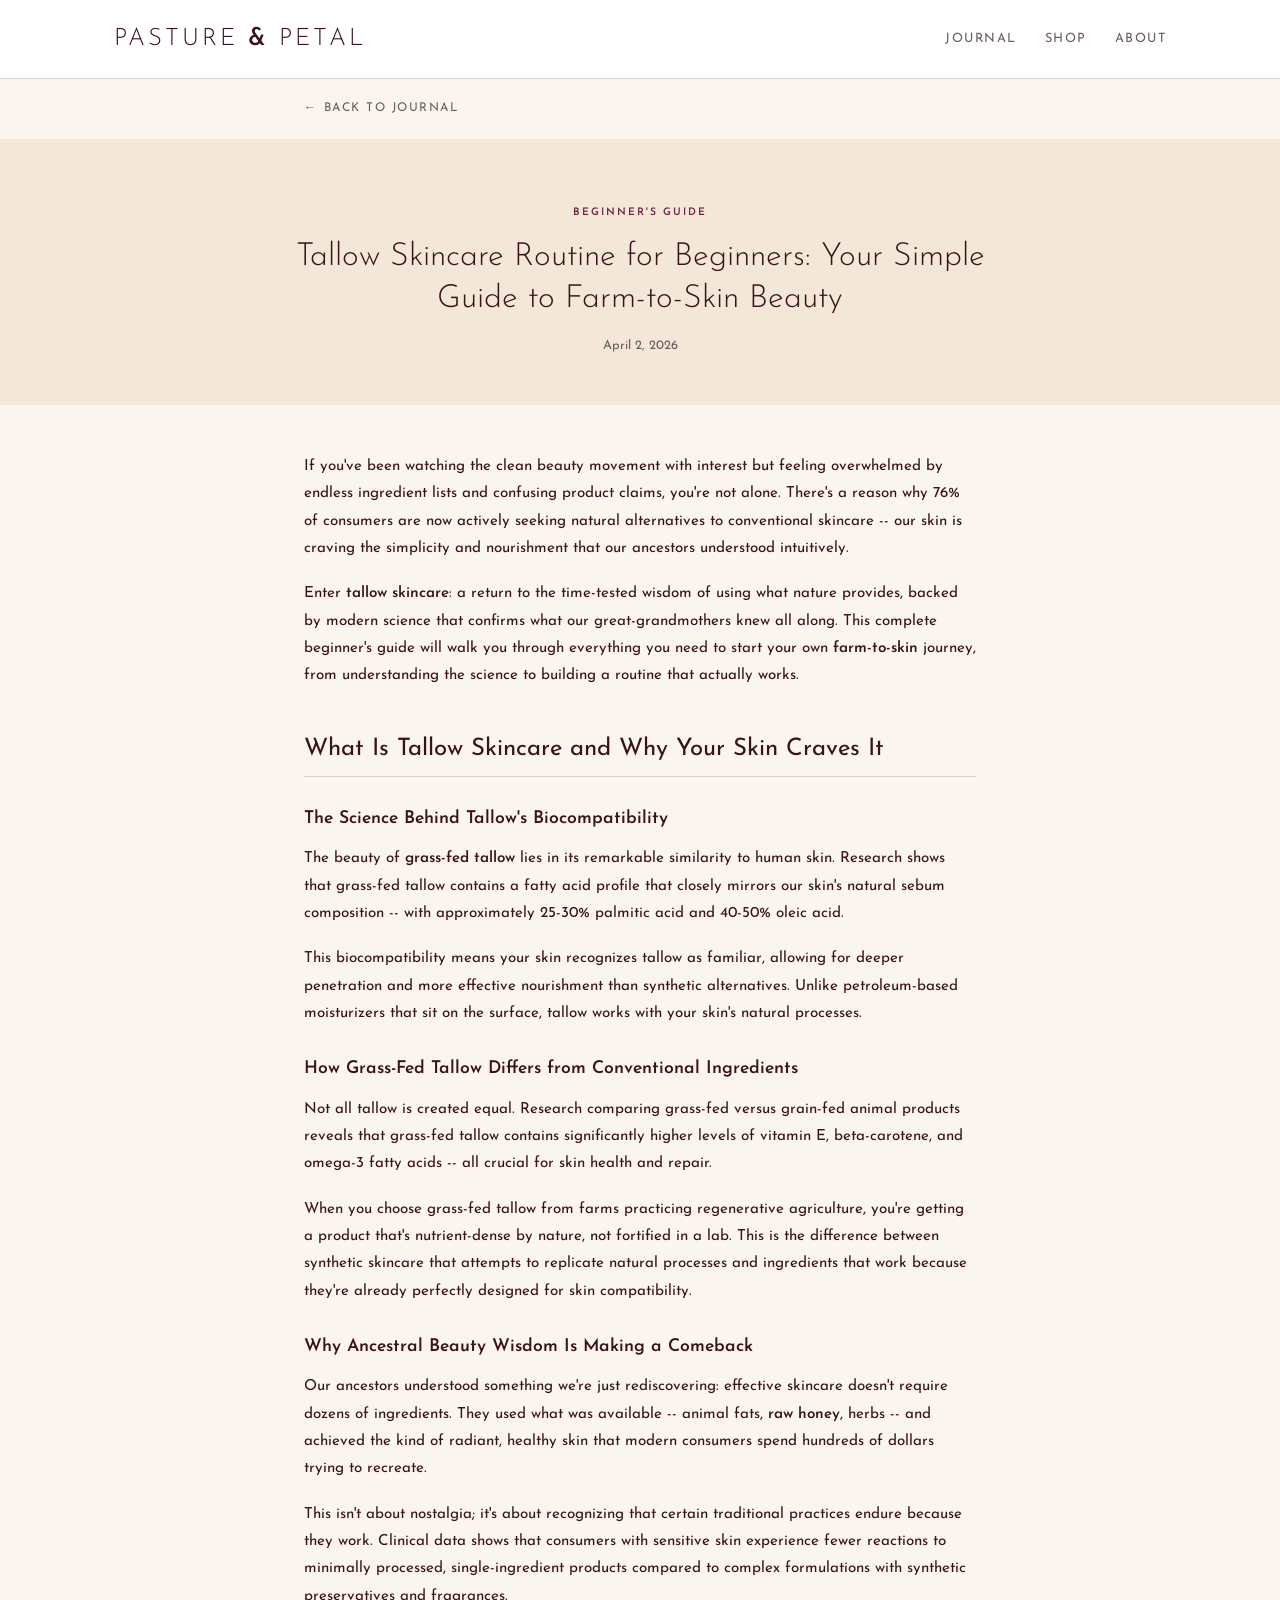
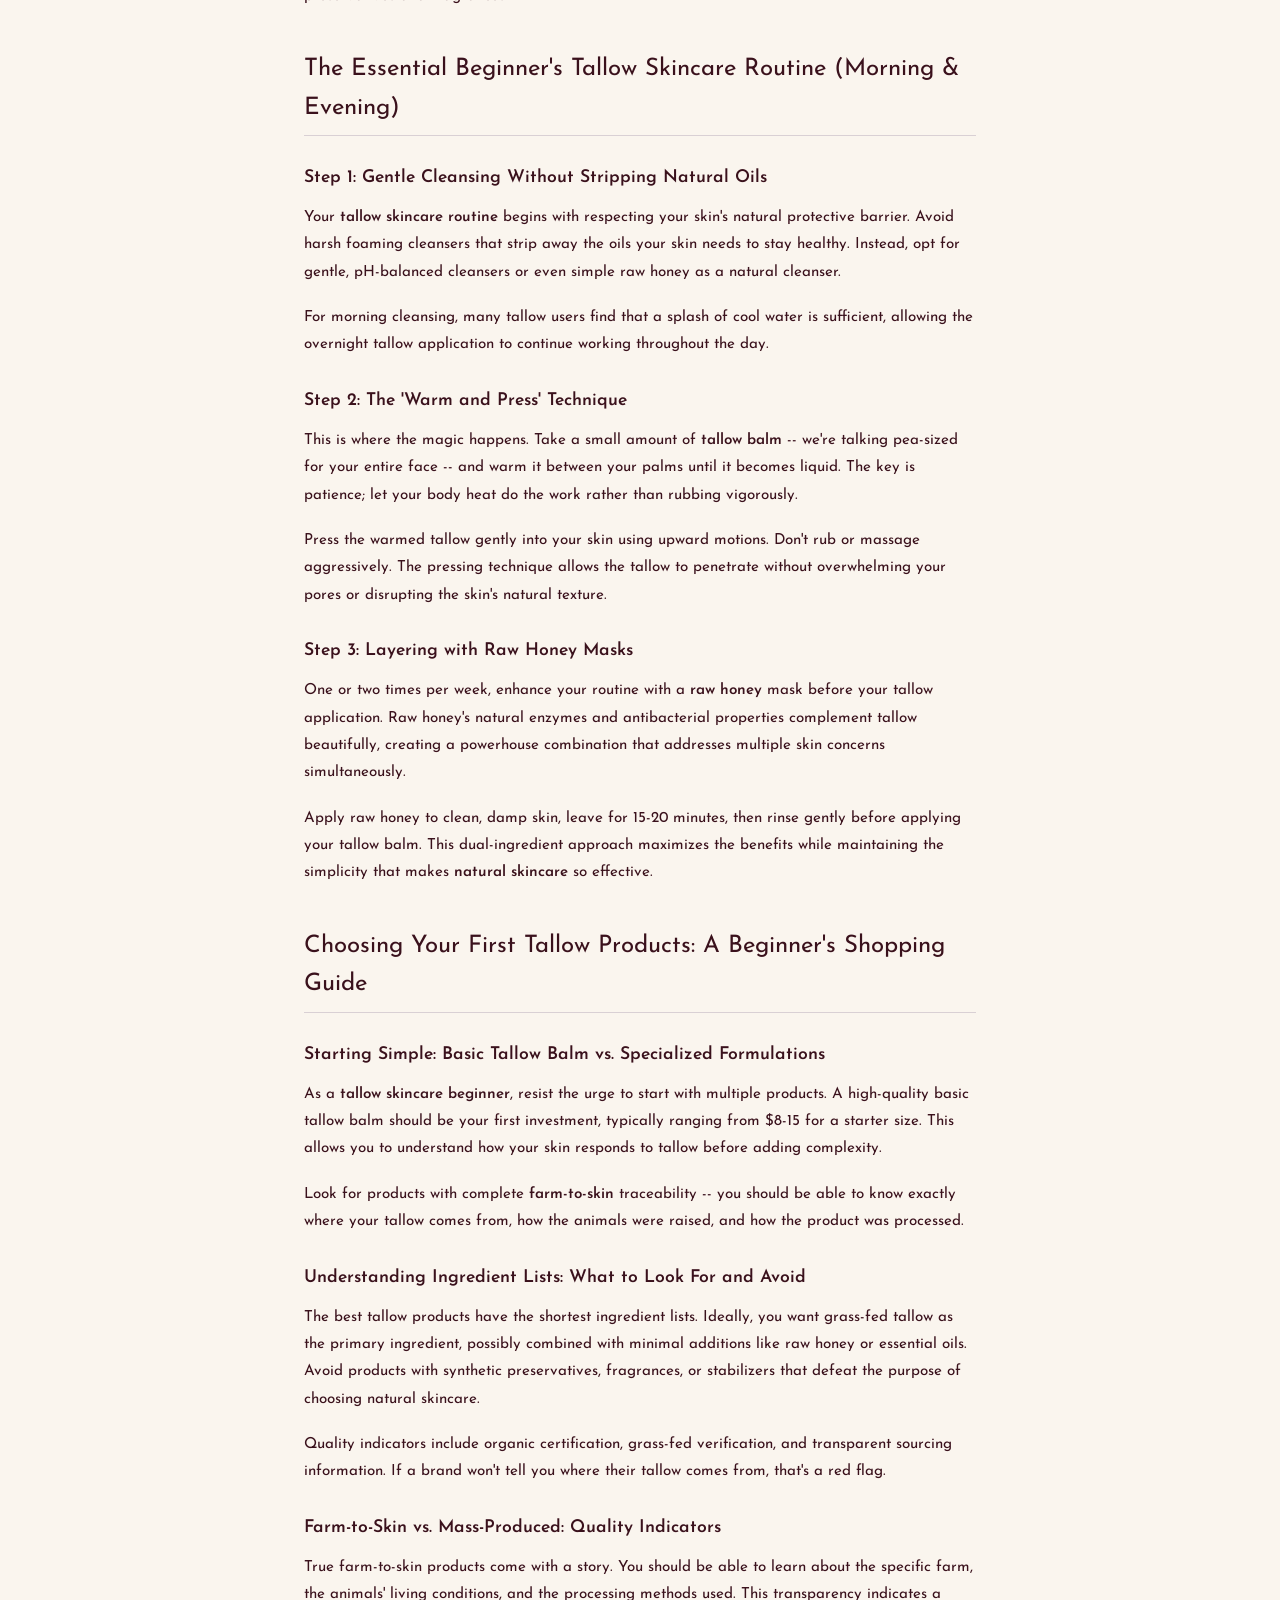
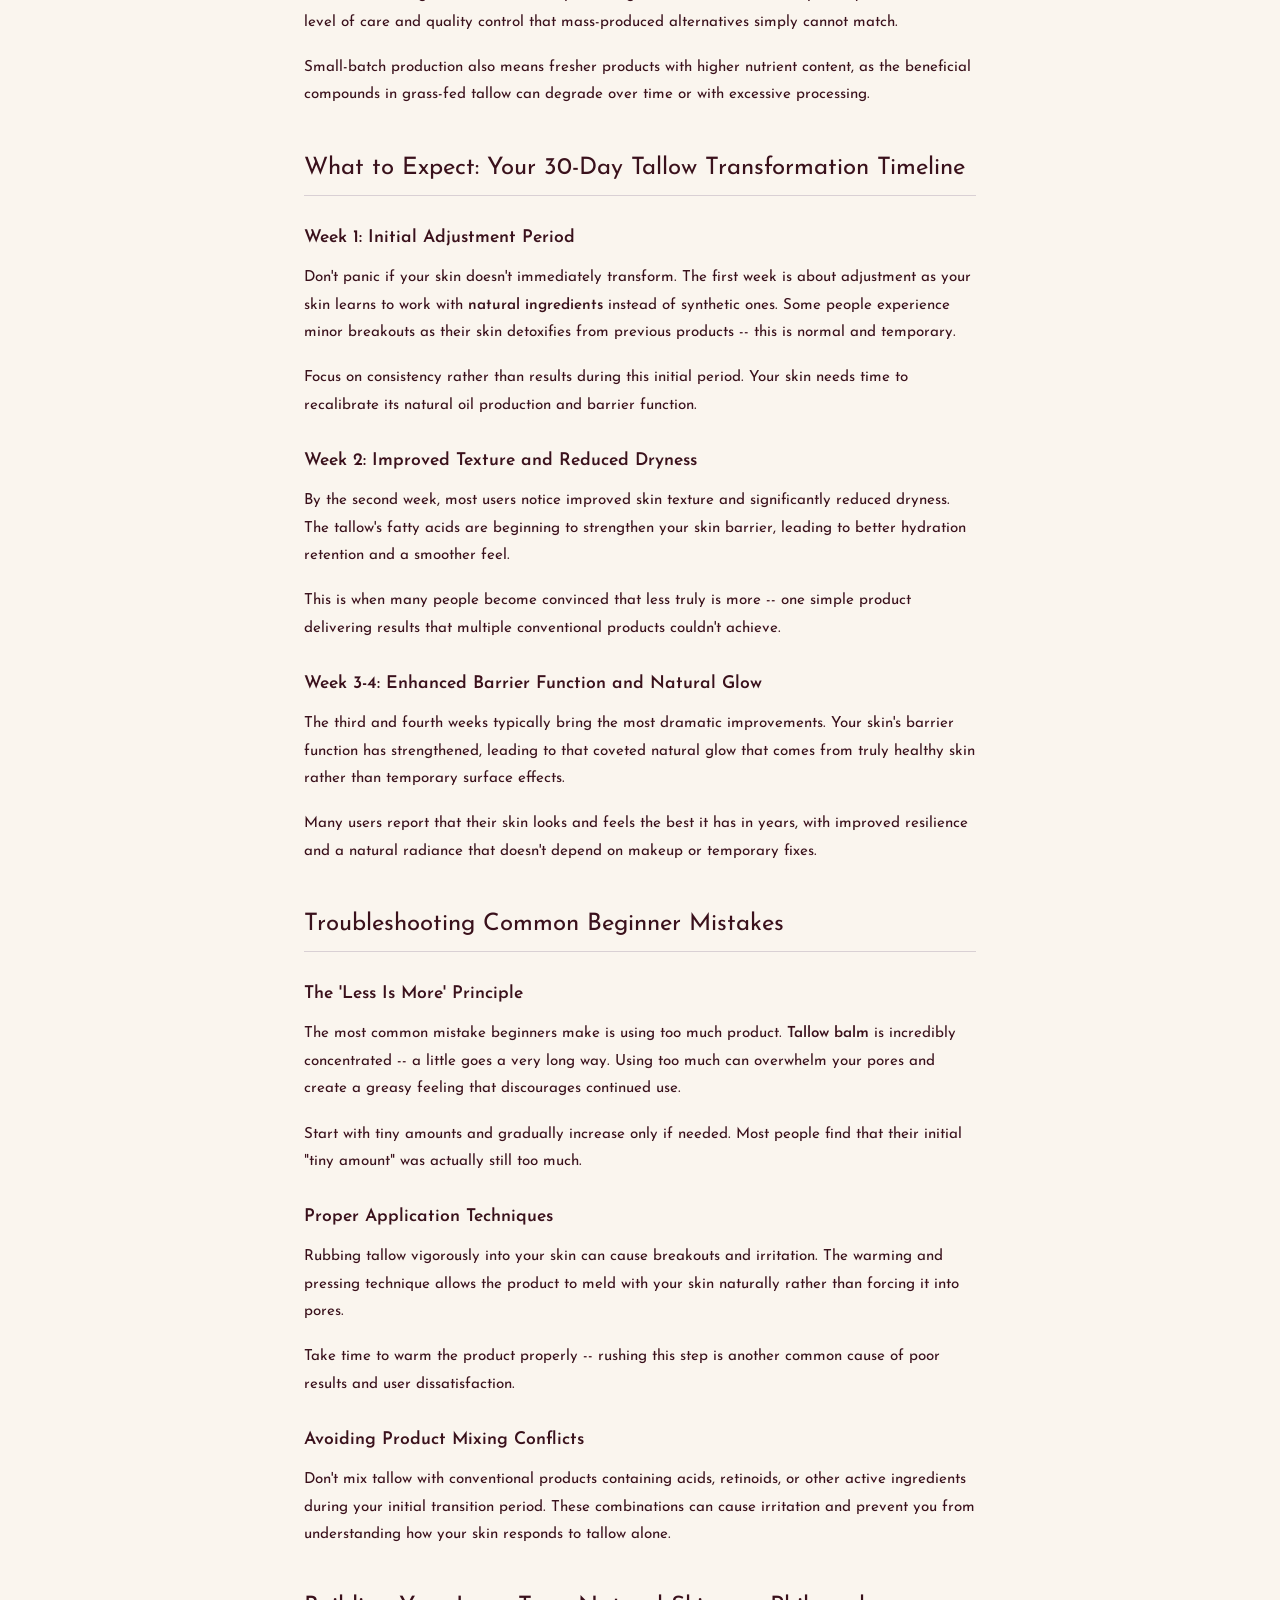
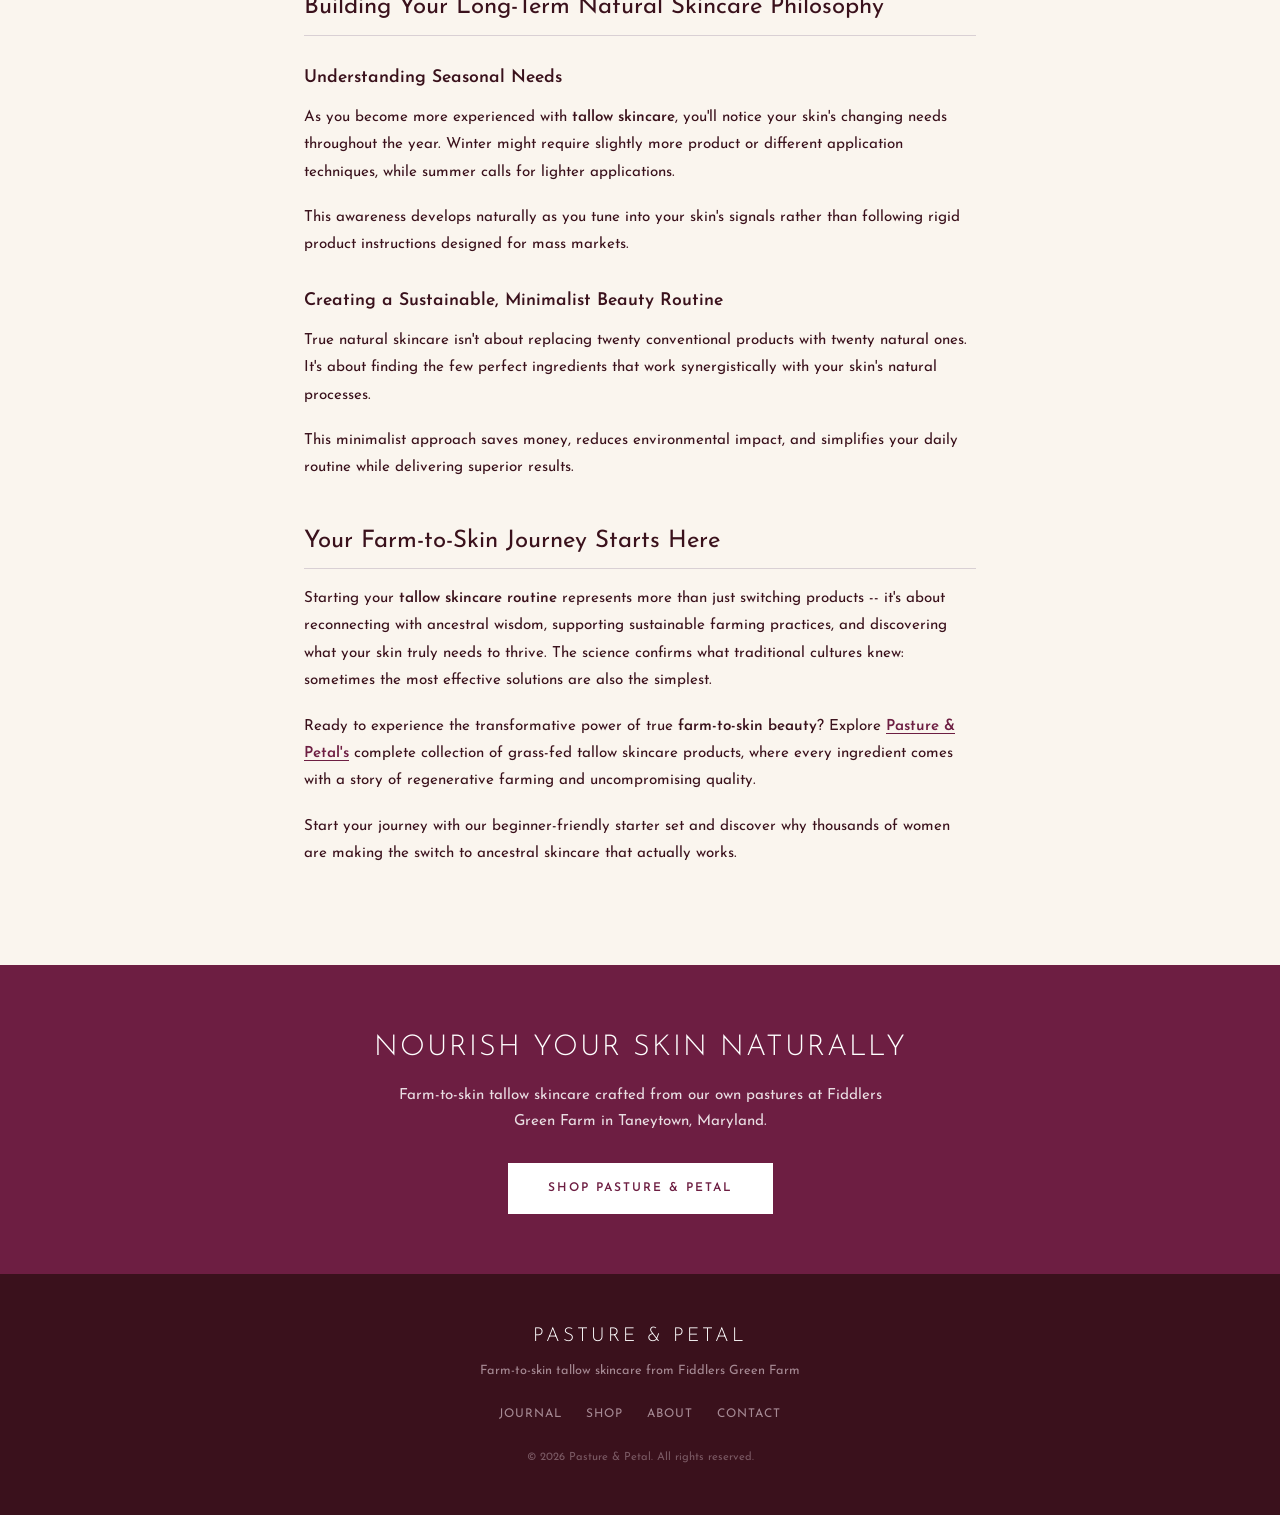
<file: blog/posts/tallow-skincare-beginners-guide.html>
<!DOCTYPE html>
<html lang="en">
<head>
  <meta charset="UTF-8">
  <meta name="viewport" content="width=device-width, initial-scale=1.0">
  <title>Tallow Skincare Routine for Beginners | Pasture &amp; Petal</title>
  <meta name="description" content="Learn how to start a simple tallow skincare routine with our complete beginner's guide. Discover farm-to-skin beauty that actually works.">
  <link rel="stylesheet" href="../style.css">
</head>
<body>

  <!-- Header -->
  <header class="site-header">
    <div class="header-inner">
      <a href="https://www.pastureandpetal.com/" class="site-logo">Pasture <span>&amp;</span> Petal</a>
      <nav class="header-nav">
        <a href="../index.html">Journal</a>
        <a href="https://www.pastureandpetal.com/">Shop</a>
        <a href="https://www.pastureandpetal.com/pages/about">About</a>
      </nav>
    </div>
  </header>

  <!-- Back Link -->
  <div style="max-width:720px;margin:0 auto;">
    <a href="../index.html" class="back-link">Back to Journal</a>
  </div>

  <!-- Article Header -->
  <div class="article-header">
    <span class="tag">Beginner's Guide</span>
    <h1>Tallow Skincare Routine for Beginners: Your Simple Guide to Farm-to-Skin Beauty</h1>
    <div class="meta">April 2, 2026</div>
  </div>

  <!-- Article Content -->
  <div class="article-content">

    <p>If you've been watching the clean beauty movement with interest but feeling overwhelmed by endless ingredient lists and confusing product claims, you're not alone. There's a reason why 76% of consumers are now actively seeking natural alternatives to conventional skincare -- our skin is craving the simplicity and nourishment that our ancestors understood intuitively.</p>

    <p>Enter <strong>tallow skincare</strong>: a return to the time-tested wisdom of using what nature provides, backed by modern science that confirms what our great-grandmothers knew all along. This complete beginner's guide will walk you through everything you need to start your own <strong>farm-to-skin</strong> journey, from understanding the science to building a routine that actually works.</p>

    <h2>What Is Tallow Skincare and Why Your Skin Craves It</h2>

    <h3>The Science Behind Tallow's Biocompatibility</h3>

    <p>The beauty of <strong>grass-fed tallow</strong> lies in its remarkable similarity to human skin. Research shows that grass-fed tallow contains a fatty acid profile that closely mirrors our skin's natural sebum composition -- with approximately 25-30% palmitic acid and 40-50% oleic acid.</p>

    <p>This biocompatibility means your skin recognizes tallow as familiar, allowing for deeper penetration and more effective nourishment than synthetic alternatives. Unlike petroleum-based moisturizers that sit on the surface, tallow works with your skin's natural processes.</p>

    <h3>How Grass-Fed Tallow Differs from Conventional Ingredients</h3>

    <p>Not all tallow is created equal. Research comparing grass-fed versus grain-fed animal products reveals that grass-fed tallow contains significantly higher levels of vitamin E, beta-carotene, and omega-3 fatty acids -- all crucial for skin health and repair.</p>

    <p>When you choose grass-fed tallow from farms practicing regenerative agriculture, you're getting a product that's nutrient-dense by nature, not fortified in a lab. This is the difference between synthetic skincare that attempts to replicate natural processes and ingredients that work because they're already perfectly designed for skin compatibility.</p>

    <h3>Why Ancestral Beauty Wisdom Is Making a Comeback</h3>

    <p>Our ancestors understood something we're just rediscovering: effective skincare doesn't require dozens of ingredients. They used what was available -- animal fats, <strong>raw honey</strong>, herbs -- and achieved the kind of radiant, healthy skin that modern consumers spend hundreds of dollars trying to recreate.</p>

    <p>This isn't about nostalgia; it's about recognizing that certain traditional practices endure because they work. Clinical data shows that consumers with sensitive skin experience fewer reactions to minimally processed, single-ingredient products compared to complex formulations with synthetic preservatives and fragrances.</p>

    <h2>The Essential Beginner's Tallow Skincare Routine (Morning &amp; Evening)</h2>

    <h3>Step 1: Gentle Cleansing Without Stripping Natural Oils</h3>

    <p>Your <strong>tallow skincare routine</strong> begins with respecting your skin's natural protective barrier. Avoid harsh foaming cleansers that strip away the oils your skin needs to stay healthy. Instead, opt for gentle, pH-balanced cleansers or even simple raw honey as a natural cleanser.</p>

    <p>For morning cleansing, many tallow users find that a splash of cool water is sufficient, allowing the overnight tallow application to continue working throughout the day.</p>

    <h3>Step 2: The 'Warm and Press' Technique</h3>

    <p>This is where the magic happens. Take a small amount of <strong>tallow balm</strong> -- we're talking pea-sized for your entire face -- and warm it between your palms until it becomes liquid. The key is patience; let your body heat do the work rather than rubbing vigorously.</p>

    <p>Press the warmed tallow gently into your skin using upward motions. Don't rub or massage aggressively. The pressing technique allows the tallow to penetrate without overwhelming your pores or disrupting the skin's natural texture.</p>

    <h3>Step 3: Layering with Raw Honey Masks</h3>

    <p>One or two times per week, enhance your routine with a <strong>raw honey</strong> mask before your tallow application. Raw honey's natural enzymes and antibacterial properties complement tallow beautifully, creating a powerhouse combination that addresses multiple skin concerns simultaneously.</p>

    <p>Apply raw honey to clean, damp skin, leave for 15-20 minutes, then rinse gently before applying your tallow balm. This dual-ingredient approach maximizes the benefits while maintaining the simplicity that makes <strong>natural skincare</strong> so effective.</p>

    <h2>Choosing Your First Tallow Products: A Beginner's Shopping Guide</h2>

    <h3>Starting Simple: Basic Tallow Balm vs. Specialized Formulations</h3>

    <p>As a <strong>tallow skincare beginner</strong>, resist the urge to start with multiple products. A high-quality basic tallow balm should be your first investment, typically ranging from $8-15 for a starter size. This allows you to understand how your skin responds to tallow before adding complexity.</p>

    <p>Look for products with complete <strong>farm-to-skin</strong> traceability -- you should be able to know exactly where your tallow comes from, how the animals were raised, and how the product was processed.</p>

    <h3>Understanding Ingredient Lists: What to Look For and Avoid</h3>

    <p>The best tallow products have the shortest ingredient lists. Ideally, you want grass-fed tallow as the primary ingredient, possibly combined with minimal additions like raw honey or essential oils. Avoid products with synthetic preservatives, fragrances, or stabilizers that defeat the purpose of choosing natural skincare.</p>

    <p>Quality indicators include organic certification, grass-fed verification, and transparent sourcing information. If a brand won't tell you where their tallow comes from, that's a red flag.</p>

    <h3>Farm-to-Skin vs. Mass-Produced: Quality Indicators</h3>

    <p>True farm-to-skin products come with a story. You should be able to learn about the specific farm, the animals' living conditions, and the processing methods used. This transparency indicates a level of care and quality control that mass-produced alternatives simply cannot match.</p>

    <p>Small-batch production also means fresher products with higher nutrient content, as the beneficial compounds in grass-fed tallow can degrade over time or with excessive processing.</p>

    <h2>What to Expect: Your 30-Day Tallow Transformation Timeline</h2>

    <h3>Week 1: Initial Adjustment Period</h3>

    <p>Don't panic if your skin doesn't immediately transform. The first week is about adjustment as your skin learns to work with <strong>natural ingredients</strong> instead of synthetic ones. Some people experience minor breakouts as their skin detoxifies from previous products -- this is normal and temporary.</p>

    <p>Focus on consistency rather than results during this initial period. Your skin needs time to recalibrate its natural oil production and barrier function.</p>

    <h3>Week 2: Improved Texture and Reduced Dryness</h3>

    <p>By the second week, most users notice improved skin texture and significantly reduced dryness. The tallow's fatty acids are beginning to strengthen your skin barrier, leading to better hydration retention and a smoother feel.</p>

    <p>This is when many people become convinced that less truly is more -- one simple product delivering results that multiple conventional products couldn't achieve.</p>

    <h3>Week 3-4: Enhanced Barrier Function and Natural Glow</h3>

    <p>The third and fourth weeks typically bring the most dramatic improvements. Your skin's barrier function has strengthened, leading to that coveted natural glow that comes from truly healthy skin rather than temporary surface effects.</p>

    <p>Many users report that their skin looks and feels the best it has in years, with improved resilience and a natural radiance that doesn't depend on makeup or temporary fixes.</p>

    <h2>Troubleshooting Common Beginner Mistakes</h2>

    <h3>The 'Less Is More' Principle</h3>

    <p>The most common mistake beginners make is using too much product. <strong>Tallow balm</strong> is incredibly concentrated -- a little goes a very long way. Using too much can overwhelm your pores and create a greasy feeling that discourages continued use.</p>

    <p>Start with tiny amounts and gradually increase only if needed. Most people find that their initial "tiny amount" was actually still too much.</p>

    <h3>Proper Application Techniques</h3>

    <p>Rubbing tallow vigorously into your skin can cause breakouts and irritation. The warming and pressing technique allows the product to meld with your skin naturally rather than forcing it into pores.</p>

    <p>Take time to warm the product properly -- rushing this step is another common cause of poor results and user dissatisfaction.</p>

    <h3>Avoiding Product Mixing Conflicts</h3>

    <p>Don't mix tallow with conventional products containing acids, retinoids, or other active ingredients during your initial transition period. These combinations can cause irritation and prevent you from understanding how your skin responds to tallow alone.</p>

    <h2>Building Your Long-Term Natural Skincare Philosophy</h2>

    <h3>Understanding Seasonal Needs</h3>

    <p>As you become more experienced with <strong>tallow skincare</strong>, you'll notice your skin's changing needs throughout the year. Winter might require slightly more product or different application techniques, while summer calls for lighter applications.</p>

    <p>This awareness develops naturally as you tune into your skin's signals rather than following rigid product instructions designed for mass markets.</p>

    <h3>Creating a Sustainable, Minimalist Beauty Routine</h3>

    <p>True natural skincare isn't about replacing twenty conventional products with twenty natural ones. It's about finding the few perfect ingredients that work synergistically with your skin's natural processes.</p>

    <p>This minimalist approach saves money, reduces environmental impact, and simplifies your daily routine while delivering superior results.</p>

    <h2>Your Farm-to-Skin Journey Starts Here</h2>

    <p>Starting your <strong>tallow skincare routine</strong> represents more than just switching products -- it's about reconnecting with ancestral wisdom, supporting sustainable farming practices, and discovering what your skin truly needs to thrive. The science confirms what traditional cultures knew: sometimes the most effective solutions are also the simplest.</p>

    <p>Ready to experience the transformative power of true <strong>farm-to-skin beauty</strong>? Explore <strong><a href="https://www.pastureandpetal.com/">Pasture &amp; Petal's</a></strong> complete collection of grass-fed tallow skincare products, where every ingredient comes with a story of regenerative farming and uncompromising quality.</p>

    <p>Start your journey with our beginner-friendly starter set and discover why thousands of women are making the switch to ancestral skincare that actually works.</p>

  </div>

  <!-- CTA Banner -->
  <section class="cta-banner">
    <h2>Nourish Your Skin Naturally</h2>
    <p>Farm-to-skin tallow skincare crafted from our own pastures at Fiddlers Green Farm in Taneytown, Maryland.</p>
    <a href="https://www.pastureandpetal.com/" class="cta-button">Shop Pasture &amp; Petal</a>
  </section>

  <!-- Footer -->
  <footer class="site-footer">
    <div class="footer-inner">
      <div class="footer-brand">Pasture &amp; Petal</div>
      <div class="footer-tagline">Farm-to-skin tallow skincare from Fiddlers Green Farm</div>
      <div class="footer-links">
        <a href="../index.html">Journal</a>
        <a href="https://www.pastureandpetal.com/">Shop</a>
        <a href="https://www.pastureandpetal.com/pages/about">About</a>
        <a href="https://www.pastureandpetal.com/pages/contact">Contact</a>
      </div>
      <div class="footer-copy">&copy; 2026 Pasture &amp; Petal. All rights reserved.</div>
    </div>
  </footer>

</body>
</html>
</file>
<file: blog/style.css>
@import url('https://fonts.googleapis.com/css2?family=Josefin+Sans:ital,wght@0,300;0,400;0,600;0,700;1,400&display=swap');

:root {
  --burgundy: #6D1E42;
  --burgundy-dark: #5A1836;
  --plum: #3A111C;
  --mauve: #D9D0D4;
  --cream: #F3E8D8;
  --cream-light: #FAF5EE;
  --dusty-rose: #A68A94;
  --warm-taupe: #A17B69;
  --white: #FFFFFF;
  --text: #3A111C;
  --text-light: #6B5A60;
}

* { margin: 0; padding: 0; box-sizing: border-box; }

body {
  font-family: 'Josefin Sans', -apple-system, sans-serif;
  color: var(--text);
  background: var(--cream-light);
  line-height: 1.6;
  font-size: 16px;
  font-weight: 400;
}

a {
  color: var(--burgundy);
  text-decoration: none;
}

a:hover {
  color: var(--burgundy-dark);
  text-decoration: underline;
}

/* ── Header ── */
.site-header {
  background: var(--white);
  border-bottom: 1px solid var(--mauve);
  padding: 20px 0;
  position: sticky;
  top: 0;
  z-index: 100;
}

.header-inner {
  max-width: 1100px;
  margin: 0 auto;
  padding: 0 24px;
  display: flex;
  justify-content: space-between;
  align-items: center;
}

.site-logo {
  font-size: 1.5rem;
  font-weight: 300;
  letter-spacing: 3px;
  text-transform: uppercase;
  color: var(--plum);
}

.site-logo span {
  font-weight: 600;
}

.header-nav {
  display: flex;
  gap: 28px;
  align-items: center;
}

.header-nav a {
  font-size: 0.8rem;
  letter-spacing: 1.5px;
  text-transform: uppercase;
  color: var(--text-light);
  font-weight: 400;
}

.header-nav a:hover {
  color: var(--burgundy);
  text-decoration: none;
}

/* ── Hero ── */
.blog-hero {
  background: var(--cream);
  padding: 80px 24px;
  text-align: center;
}

.blog-hero h1 {
  font-size: 2.5rem;
  font-weight: 300;
  letter-spacing: 4px;
  text-transform: uppercase;
  color: var(--plum);
  margin-bottom: 16px;
}

.blog-hero p {
  font-size: 1rem;
  color: var(--text-light);
  max-width: 600px;
  margin: 0 auto;
  line-height: 1.8;
}

/* ── Post Grid ── */
.posts-section {
  max-width: 1100px;
  margin: 0 auto;
  padding: 60px 24px;
}

.posts-grid {
  display: grid;
  grid-template-columns: repeat(auto-fill, minmax(320px, 1fr));
  gap: 32px;
}

.post-card {
  background: var(--white);
  overflow: hidden;
  transition: transform 0.2s ease, box-shadow 0.2s ease;
}

.post-card:hover {
  transform: translateY(-4px);
  box-shadow: 0 12px 40px rgba(58, 17, 28, 0.1);
}

.post-card-image {
  width: 100%;
  height: 220px;
  object-fit: cover;
  display: block;
  background: var(--mauve);
}

.post-card-body {
  padding: 28px 24px 32px;
}

.post-card-tag {
  font-size: 0.65rem;
  letter-spacing: 2px;
  text-transform: uppercase;
  color: var(--burgundy);
  font-weight: 600;
  margin-bottom: 12px;
  display: inline-block;
}

.post-card-title {
  font-size: 1.15rem;
  font-weight: 400;
  line-height: 1.4;
  color: var(--plum);
  margin-bottom: 12px;
}

.post-card-excerpt {
  font-size: 0.85rem;
  color: var(--text-light);
  line-height: 1.7;
  margin-bottom: 20px;
}

.post-card-link {
  font-size: 0.75rem;
  letter-spacing: 1.5px;
  text-transform: uppercase;
  color: var(--burgundy);
  font-weight: 600;
  display: inline-flex;
  align-items: center;
  gap: 6px;
}

.post-card-link:hover {
  text-decoration: none;
  gap: 10px;
}

.post-card-link::after {
  content: '\2192';
  transition: margin-left 0.2s;
}

/* ── Article Page ── */
.article-header {
  background: var(--cream);
  padding: 60px 24px 48px;
  text-align: center;
}

.article-header .tag {
  font-size: 0.65rem;
  letter-spacing: 2px;
  text-transform: uppercase;
  color: var(--burgundy);
  font-weight: 600;
  margin-bottom: 16px;
  display: inline-block;
}

.article-header h1 {
  font-size: 2rem;
  font-weight: 300;
  line-height: 1.3;
  color: var(--plum);
  max-width: 750px;
  margin: 0 auto 16px;
}

.article-header .meta {
  font-size: 0.8rem;
  color: var(--text-light);
}

.article-content {
  max-width: 720px;
  margin: 0 auto;
  padding: 48px 24px 80px;
}

.article-content h2 {
  font-size: 1.5rem;
  font-weight: 400;
  color: var(--plum);
  margin: 40px 0 16px;
  padding-bottom: 8px;
  border-bottom: 1px solid var(--mauve);
}

.article-content h3 {
  font-size: 1.1rem;
  font-weight: 600;
  color: var(--plum);
  margin: 28px 0 12px;
}

.article-content p {
  font-size: 0.95rem;
  line-height: 1.8;
  color: var(--text);
  margin-bottom: 18px;
}

.article-content ul, .article-content ol {
  margin: 0 0 18px 24px;
  font-size: 0.95rem;
  line-height: 1.8;
}

.article-content li {
  margin-bottom: 6px;
}

.article-content strong {
  font-weight: 600;
  color: var(--plum);
}

.article-content a {
  color: var(--burgundy);
  text-decoration: underline;
  text-underline-offset: 3px;
}

.article-content blockquote {
  border-left: 3px solid var(--burgundy);
  padding: 12px 20px;
  margin: 24px 0;
  background: var(--cream);
  font-style: italic;
  color: var(--text-light);
}

/* ── CTA Banner ── */
.cta-banner {
  background: var(--burgundy);
  color: var(--white);
  text-align: center;
  padding: 60px 24px;
}

.cta-banner h2 {
  font-size: 1.8rem;
  font-weight: 300;
  letter-spacing: 2px;
  text-transform: uppercase;
  margin-bottom: 12px;
}

.cta-banner p {
  font-size: 0.95rem;
  opacity: 0.85;
  max-width: 500px;
  margin: 0 auto 28px;
  line-height: 1.7;
}

.cta-button {
  display: inline-block;
  background: var(--white);
  color: var(--burgundy);
  font-family: 'Josefin Sans', sans-serif;
  font-size: 0.75rem;
  font-weight: 600;
  letter-spacing: 2px;
  text-transform: uppercase;
  padding: 16px 40px;
  text-decoration: none;
  transition: background 0.2s, color 0.2s;
}

.cta-button:hover {
  background: var(--cream);
  color: var(--burgundy-dark);
  text-decoration: none;
}

/* ── Footer ── */
.site-footer {
  background: var(--plum);
  color: var(--mauve);
  padding: 48px 24px;
  text-align: center;
}

.footer-inner {
  max-width: 1100px;
  margin: 0 auto;
}

.footer-brand {
  font-size: 1.2rem;
  font-weight: 300;
  letter-spacing: 3px;
  text-transform: uppercase;
  color: var(--white);
  margin-bottom: 8px;
}

.footer-tagline {
  font-size: 0.8rem;
  color: var(--dusty-rose);
  margin-bottom: 24px;
}

.footer-links {
  display: flex;
  justify-content: center;
  gap: 24px;
  flex-wrap: wrap;
  margin-bottom: 24px;
}

.footer-links a {
  font-size: 0.75rem;
  letter-spacing: 1px;
  text-transform: uppercase;
  color: var(--dusty-rose);
}

.footer-links a:hover {
  color: var(--white);
  text-decoration: none;
}

.footer-copy {
  font-size: 0.7rem;
  color: var(--dusty-rose);
  opacity: 0.6;
}

/* ── Back Link ── */
.back-link {
  display: inline-flex;
  align-items: center;
  gap: 6px;
  font-size: 0.75rem;
  letter-spacing: 1.5px;
  text-transform: uppercase;
  color: var(--text-light);
  padding: 20px 24px;
  max-width: 720px;
  margin: 0 auto;
}

.back-link::before {
  content: '\2190';
}

.back-link:hover {
  color: var(--burgundy);
  text-decoration: none;
}

/* ── Responsive ── */
@media (max-width: 768px) {
  .blog-hero h1 { font-size: 1.8rem; }
  .blog-hero { padding: 48px 24px; }
  .posts-grid { grid-template-columns: 1fr; }
  .article-header h1 { font-size: 1.5rem; }
  .header-nav { gap: 16px; }
  .header-nav a { font-size: 0.7rem; }
}
</file>
